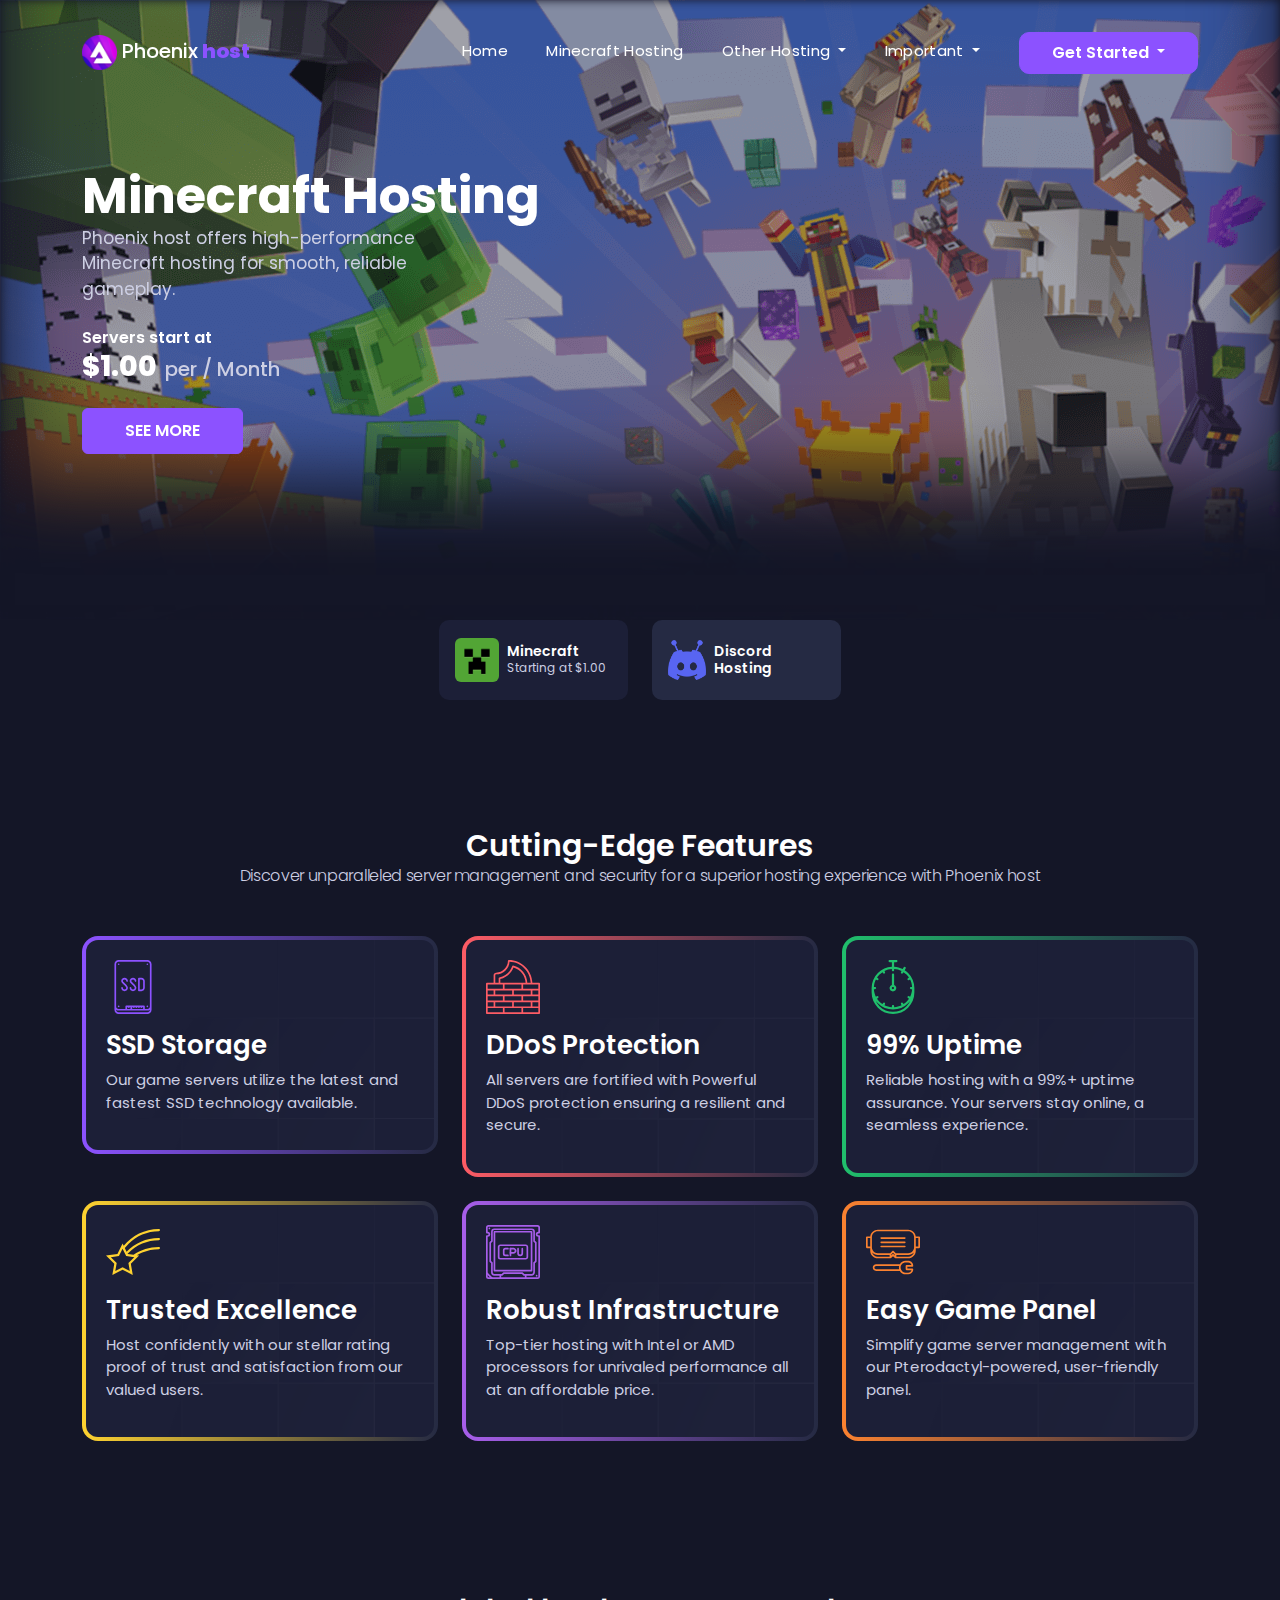
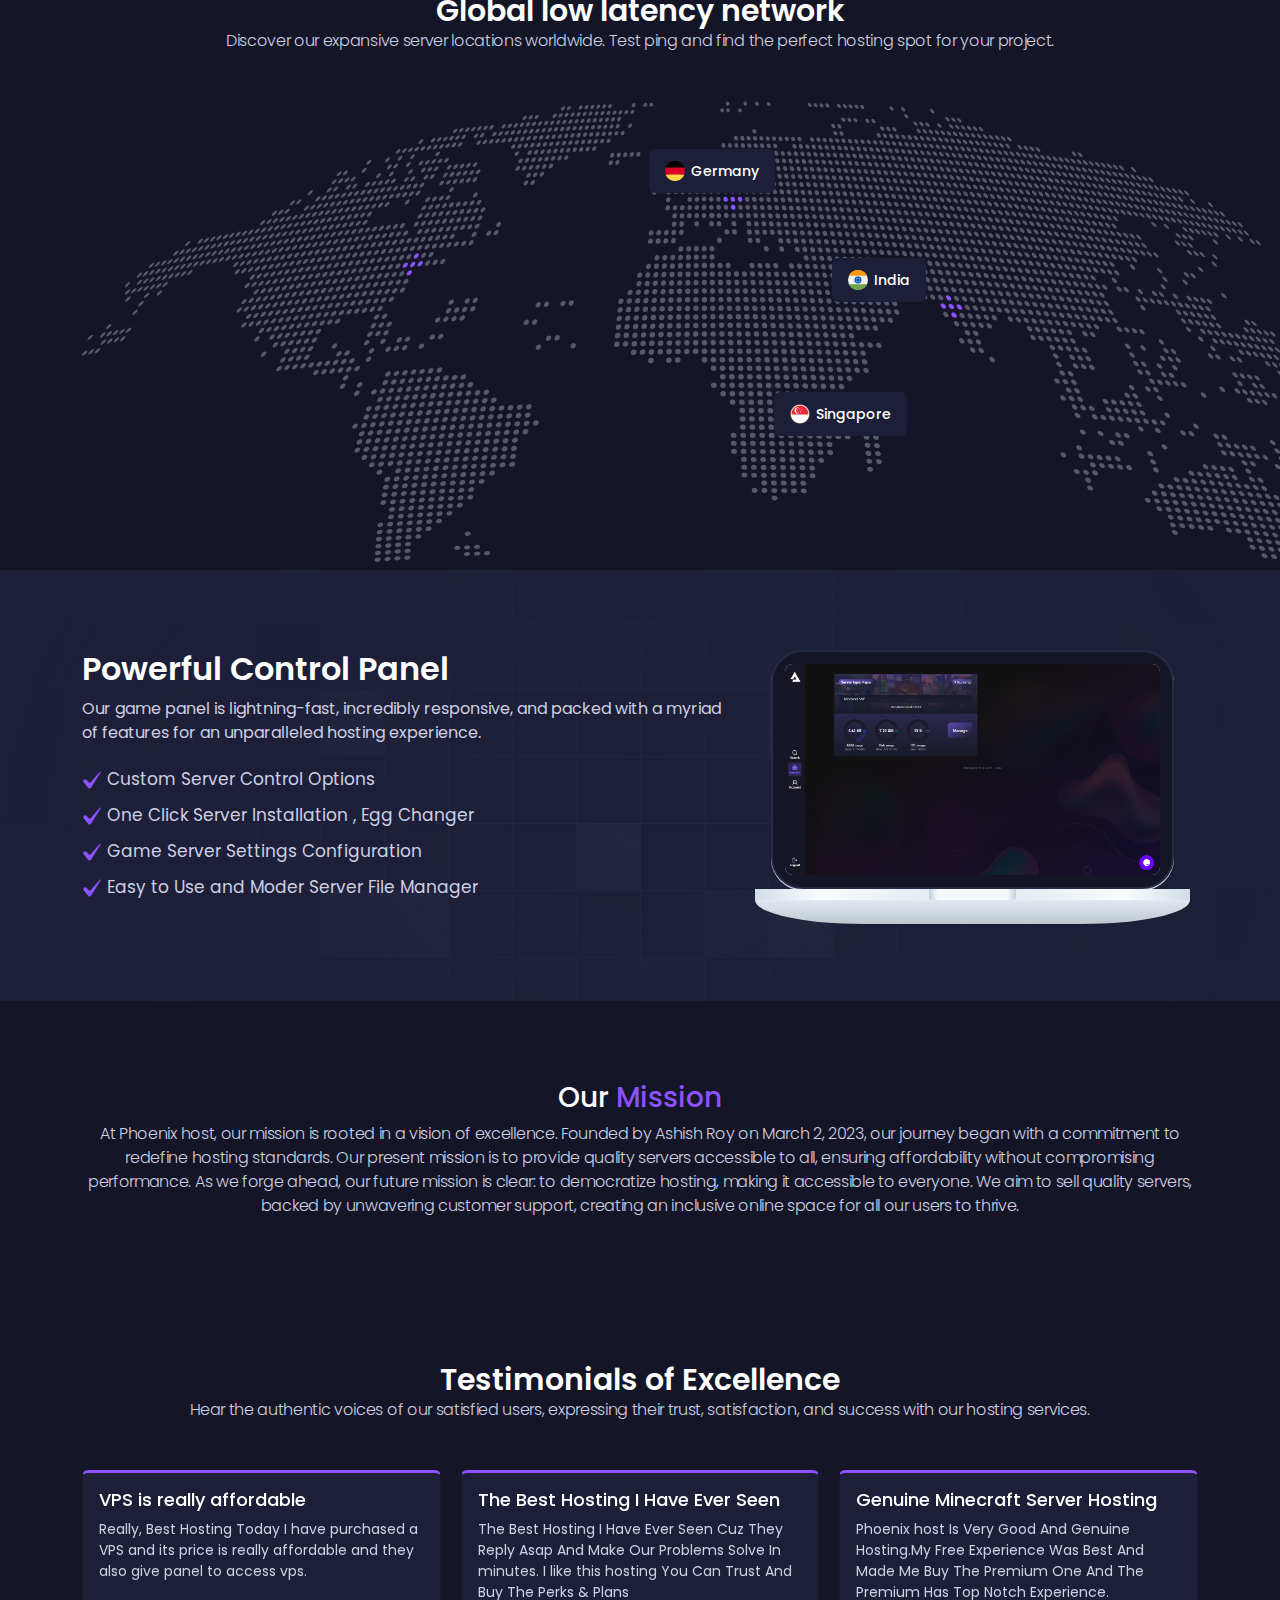
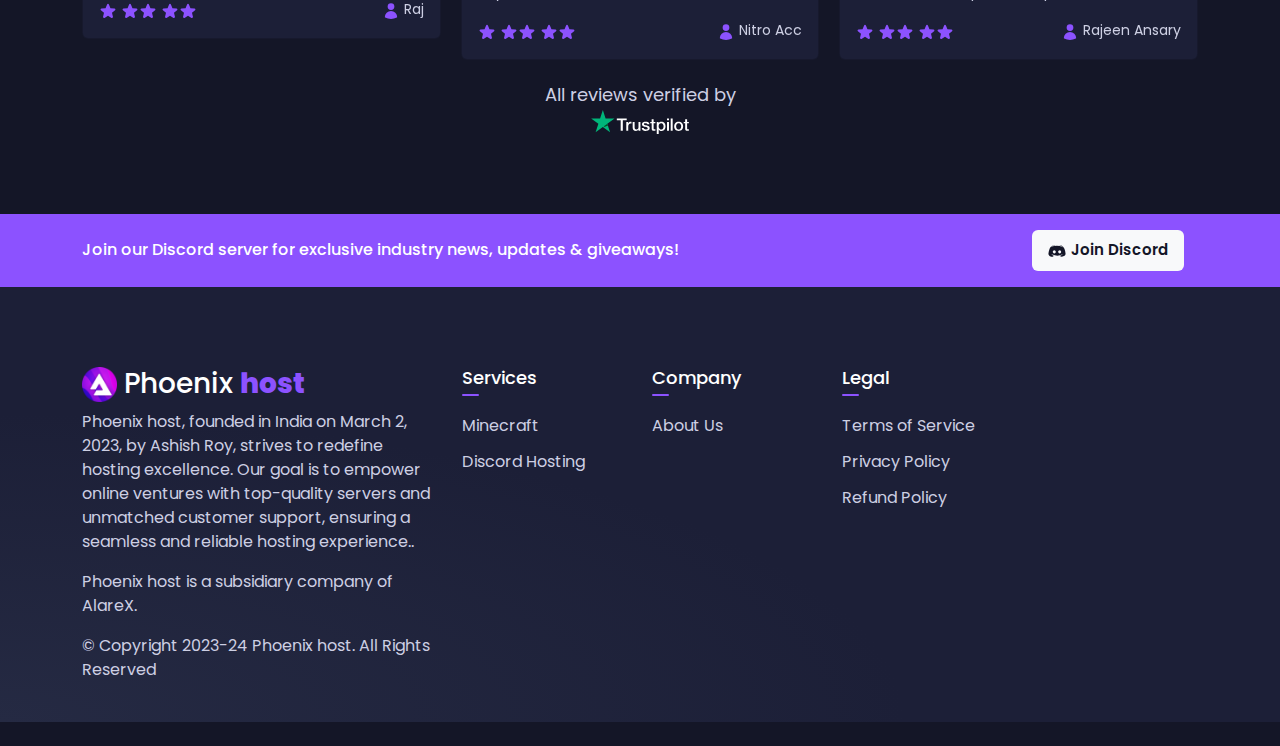
<file: index.html>
<!DOCTYPE html>
<html lang="en">

<head>
    <meta charset="utf-8">
    <meta http-equiv="X-UA-Compatible" content="IE=edge">
    <meta name="viewport" content="width=device-width, initial-scale=1">
    <title> Phoenixhost </title>
    <link rel="icon" href="assets/images/logo.svg" type="image/svg+xml">
    <link rel="stylesheet" type="text/css" href="assets/css/bootstrap.min.css">
    <link rel="stylesheet" href="assets/css/swiper-bundle.min.css">
    <!-- Custom CSS -->
    <link rel="stylesheet" type="text/css" href="assets/css/custom.css">
    <!-- SEO -->
    <meta name="theme-color" content="#141627">
    <meta name="author" content="soul dev [rade023.com]">
    <meta name="description" content="">
    <meta name="keywords" content="">
    <link href="" rel="canonical">
    <meta name="robots" content="index, follow">

    <!-- Open Graph / Facebook -->
    <meta property="og:locale" content="en-US">
    <meta property="og:type" content="website">
    <meta property="og:url" content="">
    <meta property="og:title" content="">
    <meta property="og:description" content="">
    <meta property="og:image" content="">
    <meta property="og:image:alt" content="">
    <meta property="og:image:width" content="1200">
    <meta property="og:image:height" content="600">

    <!-- Twitter -->
    <meta name="twitter:card" content="summary_large_image">
    <meta name="twitter:url" content="">
    <meta name="twitter:title" content="">
    <meta name="twitter:description" content="">
    <meta name="twitter:image" content="">
    <meta name="twitter:image:alt" content="">
</head>

<body>

    <!-- Navbar -->
    <!-- Navigation -->
    <nav id="navbar_top" class="navbar navbar-dark navbar-expand-lg fixed-top">
        <div class="container">
            <a class="navbar-brand" href="/">
			<img class="img-fluid" src="assets/images/logo.svg" alt="Phoenix host Logo">
			Phoenix<span> host</span>
		</a>
            <button class="navbar-toggler" type="button" data-bs-toggle="collapse" data-bs-target="#dinoNavbar" aria-controls="dinoNavbar" aria-expanded="false" aria-label="Toggle navigation">
	      	<span class="navbar-toggler-icon"></span>
	    </button>
            <div class="collapse navbar-collapse" id="dinoNavbar">
                <ul class="navbar-nav ms-auto mb-2 mb-lg-0">
                    <li class="nav-item">
                        <a class="nav-link" href="/">Home</a>
                    </li>
                    <li class="nav-item">
                        <a class="nav-link" href="/minecraft">Minecraft Hosting</a>
                    </li>
                    <li class="nav-item dropdown">
                        <a class="nav-link dropdown-toggle" href="#" role="button" data-bs-toggle="dropdown" aria-expanded="false">
		            	Other Hosting
		          	</a>
                        <ul class="dropdown-menu dropdown-menu-end">
                            <li><a class="dropdown-item" href="/discord-hosting/">Discord Hosting</a></li>
                        </ul>
                    </li>
                    <li class="nav-item dropdown">
                        <a class="nav-link dropdown-toggle" href="#" role="button" data-bs-toggle="dropdown" aria-expanded="false">
		            	Important
		          	</a>
                        <ul class="dropdown-menu dropdown-menu-end">
                            <li><a class="dropdown-item" href="/about-us">About Us</a></li>
                            <li><a class="dropdown-item" href="/terms-of-service">Terms of Service</a></li>
                            <li><a class="dropdown-item" href="/privacy-policy">Privacy Policy</a></li>
                            <li><a class="dropdown-item" href="/refund-policy">Refund Policy</a></li>
                        </ul>
                    </li>
                    <li class="nav-item">
                        <div class="dropdown text-center">
                            <a class="btn dropdown-toggle" id="panel" data-bs-toggle="dropdown" aria-expanded="false">
							Get Started
						</a>
                            <ul class="dropdown-menu dropdown-menu-end dropdown-menu-panel" aria-labelledby="panel">
                                <a class="dropdown-item" href="https://panel.phenoixhost.link/">									
                                    Game Panel <span class="d-block">Game Management</span>
							</a>
                                <hr class="dropdown-divider">
                                <a class="dropdown-item" href="https://freecp.Phoenix.host">									
								Try For Free <span class="d-block"> Free Dashboard </span>
							</a>
                            </ul>
                        </div>
                    </li>
                </ul>
            </div>
        </div>
    </nav>
    <!-- Hero -->
    <div class="hero_section pb-5">
        <div class="swiper heroSwiper">
            <div class="swiper-wrapper">
                <!-- Hero Slider -->
                <div class="swiper-slide" style="background: url('assets/images/slider_images/minecraft.png');">
                    <div class="container h-100">
                        <div class="row d-flex justify-content-start align-items-center h-100">
                            <div class="col-lg-8 d-flex">
                                <div class="hero_content">
                                    <h2 class="mb-0">Minecraft Hosting</h2>
                                    <div class="row">
                                        <div class="col-lg-7">
                                            <p class="mb-4">Phoenix host offers high-performance Minecraft hosting for smooth, reliable gameplay.</p>
                                        </div>
                                    </div>
                                    <div class="hero_plans">
                                        <span class="starting_at">Servers start at</span>
                                        <h3 class="price mb-4">&dollar;1.00<span class="ms-2">per / Month</span></h3>
                                        <a href="minecraft" class="btn btn-main">
                                            See more                                        </a>
                                    </div>
                                </div>
                            </div>
                        </div>
                    </div>
                </div>
                <div class="swiper-slide" style="background: url('assets/images/header/discord.png');">
                    <div class="container h-100">
                        <div class="row d-flex justify-content-start align-items-center h-100">
                            <div class="col-lg-8 d-flex">
                                <div class="hero_content">
                                    <h2 class="mb-0">Discord Hosting</h2>
                                    <div class="row">
                                        <div class="col-lg-7">
                                            <p class="mb-4">Phoenix host delivers Best Hosting any kind of Discord Bot offering lowest latency possible.</p>
                                        </div>
                                    </div>
                                    <div class="hero_plans">
                                        <span class="starting_at">Servers start as</span>
                                        <h3 class="price mb-4">&dollar;1.00<span class="ms-2">per / Month</span></h3>
                                        <a href="discord-hosting" class="btn btn-main">
                                            See more                                        </a>
                                    </div>
                                </div>
                            </div>
                        </div>
                    </div>
                </div>
                <!-- End Hero Slider -->
            </div>
        </div>
        <div class="container-fluid">
            <!-- Hero Dots -->
            <div class="hero_dots" id="swiper-pager">
                <div class="row d-flex align-items-center justify-content-center">
                    <div class="col-xl-8 col-lg-12">
                        <div class="row d-flex align-items-center justify-content-center">
                            <div class="col-md-3 col-sm-6">
                                <a data-slide-index="0" href="#" class="text-decoration-none">
                                    <div class="hero_box py-3 px-3 d-flex align-items-center">
                                        <div class="pager__icons me-2">
                                            <span class="icon">
                                                <img class="img-fluid icon-image rounded" src="assets/images/game_icons/minecraft.png" alt="Minecraft Icon">
                                            </span>
                                        </div>
                                        <div class="hero_box_content">
                                            <h5>Minecraft</h5>
                                            <p class="w-100">Starting at &dollar;1.00</p>
                                        </div>
                                    </div>
                                </a>
                            </div>
                            <div class="col-md-3 col-sm-6">
                                <a data-slide-index="3" href="#" class="text-decoration-none">
                                    <div class="hero_box py-3 px-3 d-flex align-items-center">
                                        <div class="pager__icons me-2">
                                            <span class="icon">
                                                <img class="img-fluid icon-image rounded" src="assets\images\panel_vps\discord_hero_dot.png" alt="Discord Hosting">
                                            </span>
                                        </div>
                                        <div class="hero_box_content">
                                            <h5>Discord Hosting</h5>
                                            <p class="w-100">Starting at &dollar;1.00</p>
                                        </div>
                                    </div>
                                </a>
                            </div>
                        </div>
                    </div>
                </div>
            </div>
            <!-- End Hero Dots-->
        </div>
    </div>
    <!-- End Hero -->

    <!-- Features -->
    <div class="features py-6">
        <div class="container">
            <div class="title text-center mb-5">
                <h4 class="mb-0">Cutting-Edge Features</h4>
                <p>Discover unparalleled server management and security for a superior hosting experience with Phoenix host</p>
            </div>
            <div class="row">
                <!-- Features Boxes -->
                <div class="col-lg-4 col-md-6 mb-4">
                    <div class="features-box box-blue">
                        <svg class="ssd-drive mb-3" enable-background="new 0 0 64 64" height="54" viewBox="0 0 64 64" width="54" xmlns="http://www.w3.org/2000/svg"><path d="m49.03 6c.552 0 1-.447 1-1s-.448-1-1-1h-.01c-.552 0-.994.447-.994 1s.452 1 1.004 1z"/><path d="m15.03 6c.552 0 1-.447 1-1s-.448-1-1-1h-.01c-.552 0-.994.447-.994 1s.452 1 1.004 1z"/><path d="m49.03 56.049c.552 0 1-.447 1-1s-.448-1-1-1h-.01c-.552 0-.994.447-.994 1s.452 1 1.004 1z"/><path d="m15.03 56.049c.552 0 1-.447 1-1s-.448-1-1-1h-.01c-.552 0-.994.447-.994 1s.452 1 1.004 1z"/><path d="m15 64h34c2.757 0 5-2.243 5-5v-4.001-45.998-4.001c0-2.757-2.243-5-5-5h-34c-2.757 0-5 2.243-5 5v4.001 45.998 4.001c0 2.757 2.243 5 5 5zm34-2h-34c-1.654 0-3-1.346-3-3v-.026c.838.635 1.87 1.025 3 1.025h34c1.13 0 2.162-.391 3-1.025v.026c0 1.654-1.346 3-3 3zm-24.003-5.999h1.002c0 .553.447 1 1 1s1-.447 1-1h.995v1.998h-3.997zm7.002 0c0 .553.447 1 1 1s1-.447 1-1h1c0 .553.447 1 1 1s1-.447 1-1h1c0 .553.447 1 1 1s1-.447 1-1h1c0 .553.447 1 1 1s1-.447 1-1h1.001v1.998h-13.006v-1.998zm-19.999-51.001c0-1.654 1.346-3 3-3h34c1.654 0 3 1.346 3 3v4.001 45.998c0 1.654-1.346 3-3 3h-3v-2.998c0-.553-.447-1-1-1h-21.003c-.553 0-1 .447-1 1v2.998h-7.997c-1.654 0-3-1.346-3-3v-45.998z"/><path d="m21.996 35.011c-1.103 0-2-.897-2-2 0-.553-.447-1-1-1s-1 .447-1 1c0 2.206 1.794 4 4 4s4-1.794 4-4c0-2.094-2.009-3.919-3.78-5.529-.83-.754-2.22-2.017-2.22-2.473 0-1.103.897-2 2-2s2 .897 2 2c0 .553.447 1 1 1s1-.447 1-1c0-2.206-1.794-4-4-4s-4 1.794-4 4c0 1.342 1.332 2.552 2.874 3.953 1.393 1.266 3.126 2.84 3.126 4.049 0 1.102-.897 2-2 2z"/><path d="m32.001 35.011c-1.103 0-2-.897-2-2 0-.553-.447-1-1-1s-1 .447-1 1c0 2.206 1.794 4 4 4s4-1.794 4-4c0-2.094-2.009-3.919-3.78-5.529-.83-.754-2.22-2.017-2.22-2.473 0-1.103.897-2 2-2s2 .897 2 2c0 .553.447 1 1 1s1-.447 1-1c0-2.206-1.794-4-4-4s-4 1.794-4 4c0 1.342 1.332 2.552 2.874 3.953 1.393 1.266 3.126 2.84 3.126 4.049 0 1.102-.897 2-2 2z"/><path d="m39.001 37.011h3c2.206 0 4-1.794 4-4v-8.002c0-2.206-1.794-4-4-4h-3c-.553 0-1 .447-1 1v14.002c0 .552.447 1 1 1zm5-12.002v8.002c0 1.103-.897 2-2 2h-2v-12.002h2c1.103 0 2 .897 2 2z"/></svg>
                        <h2 class="mb-2">SSD Storage</h2>
                        <p>Our game servers utilize the latest and fastest SSD technology available.</p>
                    </div>
                </div>
                <div class="col-lg-4 col-md-6 mb-4">
                    <div class="features-box box-red">
                        <svg class="firewall mb-3" enable-background="new 0 0 64 64" height="54" viewBox="0 0 64 64" width="54" xmlns="http://www.w3.org/2000/svg"><path d="m63 27h-8.023c-.53-14.978-12.872-27-27.977-27-.553 0-1 .448-1 1 0 7.718-6.277 13.997-13.994 14-.002 0-.003 0-.004 0-1.654 0-3 1.346-3 3v9h-8.002c-.553 0-1 .448-1 1v6.998.002 7 7 7 7c0 .553.447 1 1 1h20 22 .002 19.998c.553 0 1-.447 1-1v-7-7-7-7-.002-6.998c0-.552-.447-1-1-1zm-19.998 28h-.002-10v-5h10 .002 10v5zm-22.002 0h-10.002v-5h10.002 10v5zm-19 0v-5h6.998v5zm60-7h-7.998-10v-5h10 7.998zm-30 0h-10v-5h10 10v5zm-22.002 0h-7.998v-5h7.998 10.002v5zm33.004-7h-.002-10v-5h10 .002 10v5zm-32.004-5h10.002 10v5h-10-10.002zm44.004 5v-5h6.998v5zm-12-14h-.002-22-3.998v-4.585c7.106-1.659 12.949-6.775 15.551-13.609 8.23 2.374 13.986 9.663 14.408 18.194zm-21.002 2h20v4.998h-10-10zm-13.002 7v5h-6.998v-5zm46.004 14h6.998v5h-6.998zm6.998-16.002h-7.998-10v-4.998h17.998zm-50.998-15.999c0-.55.446-.998.996-1h.002c8.477 0 15.416-6.631 15.948-14.976 13.568.49 24.513 11.418 25.029 24.977h-4.017c-.438-9.755-7.214-18.052-16.806-20.368-.498-.121-1.019.163-1.184.657-2.279 6.854-8.088 11.965-15.159 13.335-.47.091-.81.503-.81.982v5.394h-4v-9.001zm8.998 11.001v4.998h-10.002-7.998v-4.998zm-18 28h7.998 10.002v5h-18zm20 0h10 10v5h-20zm40 5h-17.998v-5h10 7.998z"/></svg>
                        <h2 class="mb-2">DDoS Protection</h2>
                        <p>All servers are fortified with Powerful DDoS protection ensuring a resilient and secure.

                        </p>
                    </div>
                </div>
                <div class="col-lg-4 col-md-6 mb-4">
                    <div class="features-box box-green">
                        <svg version="1.1" class="setup mb-3" width="54" height="54" xmlns="http://www.w3.org/2000/svg" xmlns:xlink="http://www.w3.org/1999/xlink" x="0px" y="0px" viewBox="0 0 511.997 511.997" style="enable-background:new 0 0 511.997 511.997;" xml:space="preserve"><path d="M399.311,123.358c-10.125-10.125-21.141-19.031-32.859-26.68l9.625-16.663c2.953-5.102,1.203-11.625-3.906-14.57c-5.109-2.945-11.625-1.195-14.578,3.906l-9.594,16.625c-25.048-12.788-52.636-20.206-81.327-21.686V21.328h21.327c5.89,0,10.655-4.773,10.655-10.664S293.889,0,287.999,0h-64c-5.891,0-10.656,4.773-10.656,10.664s4.766,10.664,10.656,10.664h21.343v42.951c-50.123,2.58-96.896,23.322-132.639,59.079c-38.281,38.273-59.359,89.155-59.359,143.288c0,0,0,0.008,0,0.016s0,0.008,0,0.016v0.008v42.641c0,54.139,21.078,105.029,59.359,143.311c38.265,38.266,89.171,59.359,143.295,59.359c54.124,0,105.03-21.094,143.312-59.359c38.28-38.281,59.343-89.172,59.343-143.311v-42.664C458.653,212.529,437.591,161.632,399.311,123.358z M384.217,437.559c-34.25,34.25-79.781,53.094-128.218,53.094s-93.968-18.844-128.217-53.094c-15.781-15.797-28.297-33.969-37.203-53.75c6.562,9.25,13.953,17.984,22.125,26.156c38.265,38.281,89.171,59.359,143.295,59.359s105.03-21.078,143.312-59.359c8.156-8.172,15.547-16.922,22.109-26.156C412.514,403.574,399.998,421.762,384.217,437.559z M418.185,347.965l-9.062-5.219c-5.094-2.938-11.625-1.188-14.562,3.906c-2.938,5.109-1.188,11.625,3.906,14.578l9,5.203c-6.688,10.125-14.469,19.656-23.25,28.438c-8.781,8.797-18.312,16.562-28.438,23.266l-5.219-9.016c-2.938-5.094-9.469-6.844-14.562-3.906c-5.094,2.953-6.844,9.469-3.906,14.578l5.219,9.047c-21.812,10.969-45.75,17.406-70.64,18.844v-10.359c0-5.891-4.781-10.672-10.672-10.672s-10.656,4.781-10.656,10.672v10.359c-24.89-1.438-48.843-7.875-70.655-18.844l5.219-9.047c2.953-5.109,1.203-11.625-3.906-14.578c-5.094-2.938-11.625-1.188-14.562,3.906l-5.203,9.016c-10.141-6.703-19.671-14.469-28.453-23.266c-8.781-8.781-16.547-18.312-23.25-28.438l9-5.203c5.109-2.953,6.859-9.469,3.906-14.578c-2.938-5.094-9.469-6.844-14.562-3.906l-9.046,5.219c-10.969-21.811-17.406-45.748-18.844-70.639h10.359c5.891,0,10.656-4.766,10.656-10.664c0-5.891-4.766-10.672-10.656-10.672H74.985c1.438-24.883,7.875-48.828,18.844-70.647l9.046,5.227c1.672,0.969,3.5,1.43,5.312,1.43c3.688,0,7.281-1.914,9.25-5.336c2.953-5.102,1.203-11.625-3.906-14.57l-9-5.203c6.703-10.133,14.469-19.664,23.25-28.453c8.781-8.781,18.328-16.547,28.453-23.25l5.203,9.008c1.969,3.422,5.562,5.336,9.25,5.336c1.797,0,3.641-0.461,5.312-1.43c5.109-2.945,6.859-9.469,3.906-14.57l-5.219-9.047c21.812-10.968,45.765-17.397,70.655-18.835v10.352c0,5.89,4.766,10.663,10.656,10.663c5.89,0,10.672-4.773,10.672-10.663V85.648c24.89,1.438,48.827,7.867,70.64,18.835l-5.219,9.047c-2.938,5.102-1.188,11.625,3.906,14.57c1.688,0.969,3.516,1.43,5.312,1.43c3.688,0,7.281-1.914,9.25-5.336l5.219-9.008c10.125,6.703,19.656,14.469,28.438,23.25c8.781,8.789,16.562,18.32,23.25,28.453l-9,5.203c-5.094,2.945-6.844,9.469-3.906,14.57c1.969,3.422,5.562,5.336,9.25,5.336c1.812,0,3.641-0.461,5.312-1.43l9.062-5.227c10.969,21.819,17.39,45.765,18.827,70.647h-10.358c-5.875,0-10.656,4.781-10.656,10.672c0.002,5.9,4.783,10.666,10.658,10.666h10.358C435.574,302.217,429.154,326.154,418.185,347.965z"/><path d="M266.671,236.779v-98.116c0-5.891-4.781-10.664-10.672-10.664s-10.656,4.773-10.656,10.664v97.569c-12.828,4.18-22.109,16.234-22.109,30.43c0,17.648,14.359,31.992,32,31.992c17.641,0,31.984-14.344,31.984-31.992C287.218,253.045,278.687,241.396,266.671,236.779z M255.233,277.326c-5.875,0-10.672-4.781-10.672-10.664s4.797-10.672,10.672-10.672s10.672,4.789,10.672,10.672S261.108,277.326,255.233,277.326z"/></svg>
                        <h2 class="mb-2">99% Uptime</h2>
                        <p>Reliable hosting with a 99%+ uptime assurance. Your servers stay online, a seamless experience.</p>
                    </div>
                </div>
                <div class="col-lg-4 col-md-6 mb-4">
                    <div class="features-box box-yellow">
                        <svg version="1.1" class="guranteed mb-3" width="54" height="54" xmlns="http://www.w3.org/2000/svg" xmlns:xlink="http://www.w3.org/1999/xlink" x="0px" y="0px" viewBox="0 0 512.002 512.002" style="enable-background:new 0 0 512.002 512.002;" xml:space="preserve"><path d="M274.719,213.212c21.672-14.641,44.828-27.211,68.844-37.367c49.969-21.133,103.047-31.852,157.766-31.852 c5.891,0,10.672-4.773,10.672-10.664c0-5.891-4.781-10.664-10.672-10.664c-120.281,0-228.953,49.781-306.516,129.867 l-16.484-33.406c11.172-14.703,23.344-28.695,36.391-41.742c18.344-18.352,38.531-35.008,60-49.508 c21.672-14.641,44.828-27.211,68.844-37.367c49.969-21.133,103.047-31.844,157.766-31.844c5.891,0,10.672-4.781,10.672-10.672 s-4.781-10.664-10.672-10.664c-134.984,0-255.312,62.688-333.5,160.531l-10.797-21.891L108.5,274.298L0,290.063l78.516,76.531 L59.984,474.673l97.047-51.031l97.047,51.031l-18.531-108.078l78.516-76.531l-21.188-3.078 c16.281-9.781,33.266-18.438,50.688-25.812c49.969-21.133,103.047-31.844,157.766-31.844c5.891,0,10.672-4.773,10.672-10.664 s-4.781-10.672-10.672-10.672c-89.266,0-172.141,27.43-240.656,74.305l-55.109-8l-0.688-1.375c3.234-3.469,6.5-6.875,9.844-10.219 C233.062,244.368,253.25,227.712,274.719,213.212z M268.219,304.954l-55.594,54.188l13.125,76.531l-68.719-36.125l-68.719,36.125 l13.125-76.531l-55.594-54.188l76.828-11.156l34.359-69.617l34.359,69.617L268.219,304.954z"/></svg>
                        <h2 class="mb-2">Trusted Excellence</h2>
                        <p>Host confidently with our stellar rating proof of trust and satisfaction from our valued users.</p>
                    </div>
                </div>
                <div class="col-lg-4 col-md-6 mb-4">
                    <div class="features-box box-purple">
                        <svg xmlns="http://www.w3.org/2000/svg" class="cpu mb-3" viewBox="0 0 64 64" width="54" height="54"><g id="path15929"><path d="M61,64H3a3.00328,3.00328,0,0,1-3-3V13a.99974.99974,0,0,1,1-1H2a1,1,0,0,0,0-2H1A.99974.99974,0,0,1,0,9V3A3.00328,3.00328,0,0,1,3,0H61a3.00328,3.00328,0,0,1,3,3V9a.99974.99974,0,0,1-1,1H62a1,1,0,0,0,0,2h1a.99974.99974,0,0,1,1,1V61A3.00328,3.00328,0,0,1,61,64ZM2,14V61a1.00067,1.00067,0,0,0,1,1H61a1.00067,1.00067,0,0,0,1-1V14a3,3,0,0,1,0-6V3a1.001,1.001,0,0,0-1-1H3A1.001,1.001,0,0,0,2,3V8a3,3,0,0,1,0,6Z"/></g><g id="path15933"><path d="M7,64a.99676.99676,0,0,1-.707-.293l-6-6A.99989.99989,0,1,1,1.707,56.293l6,6A1,1,0,0,1,7,64Z"/></g><g id="path15945"><path d="M54.00781,60H45.001a.99927.99927,0,0,1-.707-.293l-1.707-1.708H21.415l-1.707,1.708a.99928.99928,0,0,1-.707.293H9.99316A3.991,3.991,0,0,1,6.001,56.00684V45.41309l-1.707-1.707a.99927.99927,0,0,1-.293-.707V21.00049a1.00012,1.00012,0,0,1,.293-.707l1.707-1.70752V7.99268A3.997,3.997,0,0,1,9.99316,4H54.00781A3.99719,3.99719,0,0,1,58.001,7.99268V18.58594l1.707,1.70752a1.00012,1.00012,0,0,1,.293.707V42.999a.99927.99927,0,0,1-.293.707l-1.707,1.707V56.00684A3.97,3.97,0,0,1,56.832,58.83008,4.02466,4.02466,0,0,1,54.00781,60ZM45.415,58h8.59277A1.99218,1.99218,0,0,0,56.001,56.00684V44.999a.99928.99928,0,0,1,.293-.707l1.707-1.707V21.41455L56.294,19.707A1.00012,1.00012,0,0,1,56.001,19V7.99268A1.99552,1.99552,0,0,0,54.00781,6H9.99316A1.99468,1.99468,0,0,0,8.001,7.99268V19a1.00012,1.00012,0,0,1-.293.707L6.001,21.41455V42.585l1.707,1.707a.99928.99928,0,0,1,.293.707V56.00684A1.99051,1.99051,0,0,0,9.99316,58h8.59375l1.707-1.708a.99927.99927,0,0,1,.707-.293h22a.99928.99928,0,0,1,.707.293Z"/></g><g id="path15949"><path d="M17,64a.99943.99943,0,0,1-1-1V59a1,1,0,0,1,2,0v4A.99943.99943,0,0,1,17,64Z"/></g><g id="path15953"><path d="M47,64a.99943.99943,0,0,1-1-1V59a1,1,0,0,1,2,0v4A.99943.99943,0,0,1,47,64Z"/></g><g id="rect15957"><path d="M54,55H10a.99943.99943,0,0,1-1-1V8a.99974.99974,0,0,1,1-1H54a.99974.99974,0,0,1,1,1V54A.99943.99943,0,0,1,54,55ZM11,53H53V9H11Z"/></g><g id="path15961"><path d="M47,41H17.001a3.00077,3.00077,0,0,1-3-3V26a3.02036,3.02036,0,0,1,.8789-2.12109A2.97951,2.97951,0,0,1,17.001,23H47a2.98006,2.98006,0,0,1,2.12207.87891A3.02037,3.02037,0,0,1,50.001,26V38a2.9815,2.9815,0,0,1-.87891,2.12109A3.02175,3.02175,0,0,1,47,41ZM17.001,25a1.00026,1.00026,0,0,0-1,1V38a1.00026,1.00026,0,0,0,1,1H47a1.00026,1.00026,0,0,0,1.001-1V26a1.006,1.006,0,0,0-.293-.707A.99541.99541,0,0,0,47,25Z"/></g><g id="path15965"><path d="M26,37H23a3.00079,3.00079,0,0,1-3-3V30a2.99911,2.99911,0,0,1,3-3h3a1,1,0,0,1,0,2H23a.99943.99943,0,0,0-1,1v4a.98868.98868,0,0,0,.292.706A1.00763,1.00763,0,0,0,23,35h3a1,1,0,0,1,0,2Z"/></g><g id="path15969"><path d="M40.499,37A3.50341,3.50341,0,0,1,37,33.5V28a1,1,0,0,1,2,0v5.5a1.49951,1.49951,0,1,0,2.999,0V28a1,1,0,0,1,2,0v5.5A3.50424,3.50424,0,0,1,40.499,37Z"/></g><g id="path15973"><path d="M32.5,34H29a1.00025,1.00025,0,0,1,0-2.00049h3.5a1.49021,1.49021,0,0,0,1.06055-.43847,1.50065,1.50065,0,0,0,0-2.12208A1.48876,1.48876,0,0,0,32.5,28.99951H29a1,1,0,0,1,0-2h3.5a3.47221,3.47221,0,0,1,2.47461,1.02588,3.49873,3.49873,0,0,1,0,4.94922A3.47376,3.47376,0,0,1,32.5,34Z"/></g><g id="path15977"><path d="M28.999,37a.99943.99943,0,0,1-1-1V28a1,1,0,0,1,2,0v8A.99942.99942,0,0,1,28.999,37Z"/></g><path d="M60.01953,61a1,1,0,0,1-.00976-2h.00976a1,1,0,0,1,0,2Z"/><path d="M4.01953,5.00049a1,1,0,0,1-.00976-2h.00976a1,1,0,0,1,0,2Z"/></svg>
                        <h2 class="mb-2">Robust Infrastructure</h2>
                        <p>Top-tier hosting with Intel or AMD processors for unrivaled performance all at an affordable price.</p>
                    </div>
                </div>
                <div class="col-lg-4 col-md-6 mb-4">
                    <div class="features-box box-orange">
                        <svg class="support mb-3" enable-background="new 0 0 64 64" height="54" viewBox="0 0 64 64" width="54" xmlns="http://www.w3.org/2000/svg"><path d="m63 13.496h-4.06c-.5-4.493-4.316-8-8.941-8h-35.998c-4.625 0-8.441 3.507-8.941 8h-4.06c-.553 0-1 .447-1 1v12.002c0 .553.447 1 1 1h4.001v3.004c0 4.963 4.037 9 9 9h14.999c.134 0 .265-.027.385-.078.108-.045.203-.113.287-.191.011-.01.025-.013.036-.023l2.292-2.297 2.292 2.296c.011.011.025.015.036.024.085.077.179.146.287.19.12.051.251.078.385.078h14.999c4.963 0 9-4.037 9-9v-3.004h4.001c.553 0 1-.447 1-1v-12.001c0-.553-.447-1-1-1zm-55.999 1c0-3.859 3.141-7 7-7h35.998c3.859 0 7 3.141 7 7v4.004 7.998c0 3.859-3.141 7-7 7h-14.584l-2.707-2.711c-.377-.375-1.039-.375-1.416 0l-2.707 2.711h-14.584c-3.859 0-7-3.141-7-7v-7.998zm-2.004 11.002h-2.997v-10.002h2.997zm2.291 6.975c1.649 1.852 4.044 3.025 6.713 3.025h13.999v2.004h-13.999c-3.175 0-5.859-2.127-6.713-5.029zm24.004 2.318-1.292 1.294v-1.173l2-2.003 2 2.003v1.173l-1.292-1.294c-.377-.375-1.039-.375-1.416 0zm18.707 2.711h-13.999v-2.004h13.999c2.669 0 5.063-1.175 6.713-3.025-.854 2.902-3.538 5.029-6.713 5.029zm12.001-12.004h-2.997v-10.002h2.997z"/><path d="m18 16.496h28c.553 0 1-.447 1-1s-.447-1-1-1h-28c-.553 0-1 .447-1 1s.447 1 1 1z"/><path d="m18 21.502h28c.553 0 1-.447 1-1s-.447-1-1-1h-28c-.553 0-1 .447-1 1s.447 1 1 1z"/><path d="m18 26.506h28c.553 0 1-.447 1-1s-.447-1-1-1h-28c-.553 0-1 .447-1 1s.447 1 1 1z"/><path d="m50.004 42.504h-3c-2.955 0-5.534 1.614-6.92 4.004h-28.089c-2.204 0-3.997 1.793-3.997 3.996 0 2.204 1.793 3.998 3.997 3.998h28.09c1.386 2.389 3.965 4.002 6.919 4.002h2.997c3.309 0 6.001-2.691 6.001-6 0-.553-.447-1-1-1h-6v-2h6c.553 0 1-.447 1-1v-.001-.001c0-3.308-2.69-5.998-5.998-5.998zm-38.009 9.998c-1.102 0-1.997-.896-1.997-1.998 0-1.101.896-1.996 1.997-1.996h27.271c-.166.64-.263 1.306-.263 1.996 0 .691.098 1.358.263 1.998zm38.006 4.002h-2.997c-3.309 0-6-2.691-6-6s2.691-6 6-6h3c1.857 0 3.41 1.28 3.856 3h-5.858c-.553 0-1 .447-1 1v4c0 .553.447 1 1 1h5.858c-.448 1.721-2.001 3-3.859 3z"/></svg>
                        <h2 class="mb-2">Easy Game Panel</h2>
                        <p>Simplify game server management with our Pterodactyl-powered, user-friendly panel.</p>
                    </div>
                </div>
                <!-- End Features Boxes -->
            </div>
        </div>
    </div>
    <!-- End Features -->
    <!-- World Map -->
    <div class="map pt-5">
        <div class="container">
            <div class="title text-center mb-5">
                <h4 class="mb-0">Global low latency network</h4>
                <p>Discover our expansive server locations worldwide. Test ping and find the perfect hosting spot for your project.</p>
            </div>
            <div class="position-relative">
                <object data="/assets/images/map.svg" width="1236" height="462"> </object>     
            </div>
            <div class="badge map_box germany">
                <img src="assets/images/country/germany.svg" alt="Germany"> Germany
            </div>
            <div class="badge map_box india">
                <img src="assets/images/country/india.svg" alt="India"> India
            </div>
            <div class="badge map_box singapore">
                <img src="assets/images/country/singapore.svg" alt=""> Singapore
            </div>
        </div>
    </div>
    </div>
    <!--Start of Tawk.to Script-->
    <script type="text/javascript">
        var Tawk_API = Tawk_API || {},
            Tawk_LoadStart = new Date();
        (function() {
            var s1 = document.createElement("script"),
                s0 = document.getElementsByTagName("script")[0];
            s1.async = true;
            s1.src = 'https://embed.tawk.to/655fae75ba9fcf18a80e4549/1hfus2veb';
            s1.charset = 'UTF-8';
            s1.setAttribute('crossorigin', '*');
            s0.parentNode.insertBefore(s1, s0);
        })();
    </script>
    <!--End of Tawk.to Script-->
    <!-- Panel -->
    <div class="panel py-6">
        <div class="container">
            <div class="row d-flex justify-content-between">
                <div class="col-md-7 d-flex align-items-center">
                    <div class="panel_content">
                        <h2>Powerful Control Panel</h2>
                        <p>Our game panel is lightning-fast, incredibly responsive, and packed with a myriad of features for an unparalleled hosting experience.</p>
                        <ul>
                            <li><svg class="check" height="20" viewBox="0 0 520 520" width="20" xmlns="http://www.w3.org/2000/svg" fill="var(--velo-green)"><g id="Check-4" data-name="4-Check"><path d="m79.423 240.755a47.529 47.529 0 0 0 -36.737 77.522l120.73 147.894a43.136 43.136 0 0 0 36.066 16.009c14.654-.787 27.884-8.626 36.319-21.515l250.787-403.892c.041-.067.084-.134.128-.2 2.353-3.613 1.59-10.773-3.267-15.271a13.321 13.321 0 0 0 -19.362 1.343q-.135.166-.278.327l-252.922 285.764a10.961 10.961 0 0 1 -15.585.843l-83.94-76.386a47.319 47.319 0 0 0 -31.939-12.438z"></path></g></svg>                                Custom Server Control Options</li>
                            <li><svg class="check" height="20" viewBox="0 0 520 520" width="20" xmlns="http://www.w3.org/2000/svg" fill="var(--velo-green)"><g id="Check-4" data-name="4-Check"><path d="m79.423 240.755a47.529 47.529 0 0 0 -36.737 77.522l120.73 147.894a43.136 43.136 0 0 0 36.066 16.009c14.654-.787 27.884-8.626 36.319-21.515l250.787-403.892c.041-.067.084-.134.128-.2 2.353-3.613 1.59-10.773-3.267-15.271a13.321 13.321 0 0 0 -19.362 1.343q-.135.166-.278.327l-252.922 285.764a10.961 10.961 0 0 1 -15.585.843l-83.94-76.386a47.319 47.319 0 0 0 -31.939-12.438z"></path></g></svg>                                One Click Server Installation , Egg Changer </li>
                            <li><svg class="check" height="20" viewBox="0 0 520 520" width="20" xmlns="http://www.w3.org/2000/svg" fill="var(--velo-green)"><g id="Check-4" data-name="4-Check"><path d="m79.423 240.755a47.529 47.529 0 0 0 -36.737 77.522l120.73 147.894a43.136 43.136 0 0 0 36.066 16.009c14.654-.787 27.884-8.626 36.319-21.515l250.787-403.892c.041-.067.084-.134.128-.2 2.353-3.613 1.59-10.773-3.267-15.271a13.321 13.321 0 0 0 -19.362 1.343q-.135.166-.278.327l-252.922 285.764a10.961 10.961 0 0 1 -15.585.843l-83.94-76.386a47.319 47.319 0 0 0 -31.939-12.438z"></path></g></svg>                                Game Server Settings Configuration</li>
                            <li><svg class="check" height="20" viewBox="0 0 520 520" width="20" xmlns="http://www.w3.org/2000/svg" fill="var(--velo-green)"><g id="Check-4" data-name="4-Check"><path d="m79.423 240.755a47.529 47.529 0 0 0 -36.737 77.522l120.73 147.894a43.136 43.136 0 0 0 36.066 16.009c14.654-.787 27.884-8.626 36.319-21.515l250.787-403.892c.041-.067.084-.134.128-.2 2.353-3.613 1.59-10.773-3.267-15.271a13.321 13.321 0 0 0 -19.362 1.343q-.135.166-.278.327l-252.922 285.764a10.961 10.961 0 0 1 -15.585.843l-83.94-76.386a47.319 47.319 0 0 0 -31.939-12.438z"></path></g></svg>                                Easy to Use and Moder Server File Manager</li>
                        </ul>
                    </div>
                </div>
                <div class="col-md-5">
                    <div class="laptop px-4">
                        <div class="laptop__screen">
                            <div id="carouselExampleAutoplaying" class="carousel slide carousel-fade" data-bs-ride="carousel" data-bs-interval="3000">
                                <div class="carousel-inner">
                                    <div class="carousel-item active">
                                        <img class="img-fluid rounded-3" src="assets/images/panel_game/panel.png" width="620" height="400" alt="Dashboard">
                                    </div>
                                    <div class="carousel-item">
                                        <img class="img-fluid rounded-3" src="assets/images/panel_game/console.png" width="620" height="400" alt="Plugins">
                                    </div>
                                    <div class="carousel-item ">
                                        <img class="img-fluid rounded-3" src="assets/images/panel_game/pm.png" width="620" height="400" alt="Mods">
                                    </div>
                                    <div class="carousel-item ">
                                        <img class="img-fluid rounded-3" src="assets/images/panel_game/color2.png" width="620" height="400" alt="Mods">
                                    </div>
                                </div>
                            </div>
                        </div>
                        <div class="laptop__bottom">
                            <div class="laptop__under"></div>
                        </div>
                        <div class="laptop__shadow"></div>
                    </div>
                </div>
            </div>
        </div>
    </div>
    <!-- Panel -->

    <div class="pt-6 pb-4">
        <div class="container">
            <div class="title text-center mb-5">
                <div class="mb-0">
                    <h3>Our<span class="blue"> Mission</span></h3>
                    <p>At Phoenix host, our mission is rooted in a vision of excellence. Founded by Ashish Roy on March 2, 2023, our journey began with a commitment to redefine hosting standards. Our present mission is to provide quality servers accessible
                        to all, ensuring affordability without compromising performance. As we forge ahead, our future mission is clear: to democratize hosting, making it accessible to everyone. We aim to sell quality servers, backed by unwavering customer
                        support, creating an inclusive online space for all our users to thrive.</p>
                </div>
                <div class="swiper reviewSwiper">
                    <div class="swiper-wrapper">
                    </div>
                </div>
            </div>
        </div>

        <!-- Review -->
        <div class="review py-6">
            <div class="container">
                <div class="title text-center mb-5">
                    <h4 class="mb-0">Testimonials of Excellence</h4>
                    <p>Hear the authentic voices of our satisfied users, expressing their trust, satisfaction, and success with our hosting services.</p>
                </div>
                <div class="swiper reviewSwiper">
                    <div class="swiper-wrapper">
                        <!-- Testimonials Cards -->
                        <div class="swiper-slide">
                            <div class="card">
                                <div class="card-body">
                                    <h3>VPS is really affordable</h3>
                                    <p>Really, Best Hosting Today I have purchased a VPS and its price is really affordable and they also give panel to access vps.</p>
                                    <div class="d-flex justify-content-between align-items-center">
                                        <div class="stars">
                                            <svg class="trustpilot-star" xmlns="http://www.w3.org/2000/svg" viewBox="0 0 24 24" width="18" height="18"><path fill-rule="evenodd" d="M10.788 3.21c.448-1.077 1.976-1.077 2.424 0l2.082 5.006 5.404.434c1.164.093 1.636 1.545.749 2.305l-4.117 3.527 1.257 5.273c.271 1.136-.964 2.033-1.96 1.425L12 18.354 7.373 21.18c-.996.608-2.231-.29-1.96-1.425l1.257-5.273-4.117-3.527c-.887-.76-.415-2.212.749-2.305l5.404-.434 2.082-5.005Z" clip-rule="evenodd"></path></svg>
                                            <svg
                                                class="trustpilot-star" xmlns="http://www.w3.org/2000/svg" viewBox="0 0 24 24" width="18" height="18">
                                                <path fill-rule="evenodd" d="M10.788 3.21c.448-1.077 1.976-1.077 2.424 0l2.082 5.006 5.404.434c1.164.093 1.636 1.545.749 2.305l-4.117 3.527 1.257 5.273c.271 1.136-.964 2.033-1.96 1.425L12 18.354 7.373 21.18c-.996.608-2.231-.29-1.96-1.425l1.257-5.273-4.117-3.527c-.887-.76-.415-2.212.749-2.305l5.404-.434 2.082-5.005Z"
                                                    clip-rule="evenodd"></path>
                                                </svg><svg class="trustpilot-star" xmlns="http://www.w3.org/2000/svg" viewBox="0 0 24 24" width="18" height="18"><path fill-rule="evenodd" d="M10.788 3.21c.448-1.077 1.976-1.077 2.424 0l2.082 5.006 5.404.434c1.164.093 1.636 1.545.749 2.305l-4.117 3.527 1.257 5.273c.271 1.136-.964 2.033-1.96 1.425L12 18.354 7.373 21.18c-.996.608-2.231-.29-1.96-1.425l1.257-5.273-4.117-3.527c-.887-.76-.415-2.212.749-2.305l5.404-.434 2.082-5.005Z" clip-rule="evenodd"></path></svg>
                                                <svg
                                                    class="trustpilot-star" xmlns="http://www.w3.org/2000/svg" viewBox="0 0 24 24" width="18" height="18">
                                                    <path fill-rule="evenodd" d="M10.788 3.21c.448-1.077 1.976-1.077 2.424 0l2.082 5.006 5.404.434c1.164.093 1.636 1.545.749 2.305l-4.117 3.527 1.257 5.273c.271 1.136-.964 2.033-1.96 1.425L12 18.354 7.373 21.18c-.996.608-2.231-.29-1.96-1.425l1.257-5.273-4.117-3.527c-.887-.76-.415-2.212.749-2.305l5.404-.434 2.082-5.005Z"
                                                        clip-rule="evenodd"></path>
                                                    </svg><svg class="trustpilot-star" xmlns="http://www.w3.org/2000/svg" viewBox="0 0 24 24" width="18" height="18"><path fill-rule="evenodd" d="M10.788 3.21c.448-1.077 1.976-1.077 2.424 0l2.082 5.006 5.404.434c1.164.093 1.636 1.545.749 2.305l-4.117 3.527 1.257 5.273c.271 1.136-.964 2.033-1.96 1.425L12 18.354 7.373 21.18c-.996.608-2.231-.29-1.96-1.425l1.257-5.273-4.117-3.527c-.887-.76-.415-2.212.749-2.305l5.404-.434 2.082-5.005Z" clip-rule="evenodd"></path></svg>                                                    </div>
                                        <p class="mb-0">
                                            <svg class="user" xmlns="http://www.w3.org/2000/svg" viewBox="0 0 24 24" fill="currentColor" width="18" height="18"><path fill-rule="evenodd" d="M7.5 6a4.5 4.5 0 1 1 9 0 4.5 4.5 0 0 1-9 0ZM3.751 20.105a8.25 8.25 0 0 1 16.498 0 .75.75 0 0 1-.437.695A18.683 18.683 0 0 1 12 22.5c-2.786 0-5.433-.608-7.812-1.7a.75.75 0 0 1-.437-.695Z" clip-rule="evenodd" /></svg>                                            Raj </p>
                                    </div>
                                </div>
                            </div>
                        </div>
                        <div class="swiper-slide">
                            <div class="card">
                                <div class="card-body">
                                    <h3>The Best Hosting I Have Ever Seen</h3>
                                    <p>The Best Hosting I Have Ever Seen Cuz They Reply Asap And Make Our Problems Solve In minutes. I like this hosting You Can Trust And Buy The Perks & Plans</p>
                                    <div class="d-flex justify-content-between align-items-center">
                                        <div class="stars">
                                            <svg class="trustpilot-star" xmlns="http://www.w3.org/2000/svg" viewBox="0 0 24 24" width="18" height="18"><path fill-rule="evenodd" d="M10.788 3.21c.448-1.077 1.976-1.077 2.424 0l2.082 5.006 5.404.434c1.164.093 1.636 1.545.749 2.305l-4.117 3.527 1.257 5.273c.271 1.136-.964 2.033-1.96 1.425L12 18.354 7.373 21.18c-.996.608-2.231-.29-1.96-1.425l1.257-5.273-4.117-3.527c-.887-.76-.415-2.212.749-2.305l5.404-.434 2.082-5.005Z" clip-rule="evenodd"></path></svg>
                                            <svg
                                                class="trustpilot-star" xmlns="http://www.w3.org/2000/svg" viewBox="0 0 24 24" width="18" height="18">
                                                <path fill-rule="evenodd" d="M10.788 3.21c.448-1.077 1.976-1.077 2.424 0l2.082 5.006 5.404.434c1.164.093 1.636 1.545.749 2.305l-4.117 3.527 1.257 5.273c.271 1.136-.964 2.033-1.96 1.425L12 18.354 7.373 21.18c-.996.608-2.231-.29-1.96-1.425l1.257-5.273-4.117-3.527c-.887-.76-.415-2.212.749-2.305l5.404-.434 2.082-5.005Z"
                                                    clip-rule="evenodd"></path>
                                                </svg><svg class="trustpilot-star" xmlns="http://www.w3.org/2000/svg" viewBox="0 0 24 24" width="18" height="18"><path fill-rule="evenodd" d="M10.788 3.21c.448-1.077 1.976-1.077 2.424 0l2.082 5.006 5.404.434c1.164.093 1.636 1.545.749 2.305l-4.117 3.527 1.257 5.273c.271 1.136-.964 2.033-1.96 1.425L12 18.354 7.373 21.18c-.996.608-2.231-.29-1.96-1.425l1.257-5.273-4.117-3.527c-.887-.76-.415-2.212.749-2.305l5.404-.434 2.082-5.005Z" clip-rule="evenodd"></path></svg>
                                                <svg
                                                    class="trustpilot-star" xmlns="http://www.w3.org/2000/svg" viewBox="0 0 24 24" width="18" height="18">
                                                    <path fill-rule="evenodd" d="M10.788 3.21c.448-1.077 1.976-1.077 2.424 0l2.082 5.006 5.404.434c1.164.093 1.636 1.545.749 2.305l-4.117 3.527 1.257 5.273c.271 1.136-.964 2.033-1.96 1.425L12 18.354 7.373 21.18c-.996.608-2.231-.29-1.96-1.425l1.257-5.273-4.117-3.527c-.887-.76-.415-2.212.749-2.305l5.404-.434 2.082-5.005Z"
                                                        clip-rule="evenodd"></path>
                                                    </svg><svg class="trustpilot-star" xmlns="http://www.w3.org/2000/svg" viewBox="0 0 24 24" width="18" height="18"><path fill-rule="evenodd" d="M10.788 3.21c.448-1.077 1.976-1.077 2.424 0l2.082 5.006 5.404.434c1.164.093 1.636 1.545.749 2.305l-4.117 3.527 1.257 5.273c.271 1.136-.964 2.033-1.96 1.425L12 18.354 7.373 21.18c-.996.608-2.231-.29-1.96-1.425l1.257-5.273-4.117-3.527c-.887-.76-.415-2.212.749-2.305l5.404-.434 2.082-5.005Z" clip-rule="evenodd"></path></svg>                                                    </div>
                                        <p class="mb-0">
                                            <svg class="user" xmlns="http://www.w3.org/2000/svg" viewBox="0 0 24 24" fill="currentColor" width="18" height="18"><path fill-rule="evenodd" d="M7.5 6a4.5 4.5 0 1 1 9 0 4.5 4.5 0 0 1-9 0ZM3.751 20.105a8.25 8.25 0 0 1 16.498 0 .75.75 0 0 1-.437.695A18.683 18.683 0 0 1 12 22.5c-2.786 0-5.433-.608-7.812-1.7a.75.75 0 0 1-.437-.695Z" clip-rule="evenodd" /></svg>                                            Nitro Acc </p>
                                    </div>
                                </div>
                            </div>
                        </div>
                        <div class="swiper-slide">
                            <div class="card">
                                <div class="card-body">
                                    <h3>Genuine Minecraft Server Hosting</h3>
                                    <p>Phoenix host Is Very Good And Genuine Hosting.My Free Experience Was Best And Made Me Buy The Premium One And The Premium Has Top Notch Experience.</p>
                                    <div class="d-flex justify-content-between align-items-center">
                                        <div class="stars">
                                            <svg class="trustpilot-star" xmlns="http://www.w3.org/2000/svg" viewBox="0 0 24 24" width="18" height="18"><path fill-rule="evenodd" d="M10.788 3.21c.448-1.077 1.976-1.077 2.424 0l2.082 5.006 5.404.434c1.164.093 1.636 1.545.749 2.305l-4.117 3.527 1.257 5.273c.271 1.136-.964 2.033-1.96 1.425L12 18.354 7.373 21.18c-.996.608-2.231-.29-1.96-1.425l1.257-5.273-4.117-3.527c-.887-.76-.415-2.212.749-2.305l5.404-.434 2.082-5.005Z" clip-rule="evenodd"></path></svg>
                                            <svg
                                                class="trustpilot-star" xmlns="http://www.w3.org/2000/svg" viewBox="0 0 24 24" width="18" height="18">
                                                <path fill-rule="evenodd" d="M10.788 3.21c.448-1.077 1.976-1.077 2.424 0l2.082 5.006 5.404.434c1.164.093 1.636 1.545.749 2.305l-4.117 3.527 1.257 5.273c.271 1.136-.964 2.033-1.96 1.425L12 18.354 7.373 21.18c-.996.608-2.231-.29-1.96-1.425l1.257-5.273-4.117-3.527c-.887-.76-.415-2.212.749-2.305l5.404-.434 2.082-5.005Z"
                                                    clip-rule="evenodd"></path>
                                                </svg><svg class="trustpilot-star" xmlns="http://www.w3.org/2000/svg" viewBox="0 0 24 24" width="18" height="18"><path fill-rule="evenodd" d="M10.788 3.21c.448-1.077 1.976-1.077 2.424 0l2.082 5.006 5.404.434c1.164.093 1.636 1.545.749 2.305l-4.117 3.527 1.257 5.273c.271 1.136-.964 2.033-1.96 1.425L12 18.354 7.373 21.18c-.996.608-2.231-.29-1.96-1.425l1.257-5.273-4.117-3.527c-.887-.76-.415-2.212.749-2.305l5.404-.434 2.082-5.005Z" clip-rule="evenodd"></path></svg>
                                                <svg
                                                    class="trustpilot-star" xmlns="http://www.w3.org/2000/svg" viewBox="0 0 24 24" width="18" height="18">
                                                    <path fill-rule="evenodd" d="M10.788 3.21c.448-1.077 1.976-1.077 2.424 0l2.082 5.006 5.404.434c1.164.093 1.636 1.545.749 2.305l-4.117 3.527 1.257 5.273c.271 1.136-.964 2.033-1.96 1.425L12 18.354 7.373 21.18c-.996.608-2.231-.29-1.96-1.425l1.257-5.273-4.117-3.527c-.887-.76-.415-2.212.749-2.305l5.404-.434 2.082-5.005Z"
                                                        clip-rule="evenodd"></path>
                                                    </svg><svg class="trustpilot-star" xmlns="http://www.w3.org/2000/svg" viewBox="0 0 24 24" width="18" height="18"><path fill-rule="evenodd" d="M10.788 3.21c.448-1.077 1.976-1.077 2.424 0l2.082 5.006 5.404.434c1.164.093 1.636 1.545.749 2.305l-4.117 3.527 1.257 5.273c.271 1.136-.964 2.033-1.96 1.425L12 18.354 7.373 21.18c-.996.608-2.231-.29-1.96-1.425l1.257-5.273-4.117-3.527c-.887-.76-.415-2.212.749-2.305l5.404-.434 2.082-5.005Z" clip-rule="evenodd"></path></svg>                                                    </div>
                                        <p class="mb-0">
                                            <svg class="user" xmlns="http://www.w3.org/2000/svg" viewBox="0 0 24 24" fill="currentColor" width="18" height="18"><path fill-rule="evenodd" d="M7.5 6a4.5 4.5 0 1 1 9 0 4.5 4.5 0 0 1-9 0ZM3.751 20.105a8.25 8.25 0 0 1 16.498 0 .75.75 0 0 1-.437.695A18.683 18.683 0 0 1 12 22.5c-2.786 0-5.433-.608-7.812-1.7a.75.75 0 0 1-.437-.695Z" clip-rule="evenodd" /></svg>                                            Rajeen Ansary </p>
                                    </div>
                                </div>
                            </div>
                        </div>
                        <div class="swiper-slide">
                            <div class="card">
                                <div class="card-body">
                                    <h3>The server is really Good</h3>
                                    <p>The server is really Good better than other free server that lags alot Phoenix host is far more better as it's free...Loved the Hosting keep growing :)</p>
                                    <div class="d-flex justify-content-between align-items-center">
                                        <div class="stars">
                                            <svg class="trustpilot-star" xmlns="http://www.w3.org/2000/svg" viewBox="0 0 24 24" width="18" height="18"><path fill-rule="evenodd" d="M10.788 3.21c.448-1.077 1.976-1.077 2.424 0l2.082 5.006 5.404.434c1.164.093 1.636 1.545.749 2.305l-4.117 3.527 1.257 5.273c.271 1.136-.964 2.033-1.96 1.425L12 18.354 7.373 21.18c-.996.608-2.231-.29-1.96-1.425l1.257-5.273-4.117-3.527c-.887-.76-.415-2.212.749-2.305l5.404-.434 2.082-5.005Z" clip-rule="evenodd"></path></svg>
                                            <svg
                                                class="trustpilot-star" xmlns="http://www.w3.org/2000/svg" viewBox="0 0 24 24" width="18" height="18">
                                                <path fill-rule="evenodd" d="M10.788 3.21c.448-1.077 1.976-1.077 2.424 0l2.082 5.006 5.404.434c1.164.093 1.636 1.545.749 2.305l-4.117 3.527 1.257 5.273c.271 1.136-.964 2.033-1.96 1.425L12 18.354 7.373 21.18c-.996.608-2.231-.29-1.96-1.425l1.257-5.273-4.117-3.527c-.887-.76-.415-2.212.749-2.305l5.404-.434 2.082-5.005Z"
                                                    clip-rule="evenodd"></path>
                                                </svg><svg class="trustpilot-star" xmlns="http://www.w3.org/2000/svg" viewBox="0 0 24 24" width="18" height="18"><path fill-rule="evenodd" d="M10.788 3.21c.448-1.077 1.976-1.077 2.424 0l2.082 5.006 5.404.434c1.164.093 1.636 1.545.749 2.305l-4.117 3.527 1.257 5.273c.271 1.136-.964 2.033-1.96 1.425L12 18.354 7.373 21.18c-.996.608-2.231-.29-1.96-1.425l1.257-5.273-4.117-3.527c-.887-.76-.415-2.212.749-2.305l5.404-.434 2.082-5.005Z" clip-rule="evenodd"></path></svg>
                                                <svg
                                                    class="trustpilot-star" xmlns="http://www.w3.org/2000/svg" viewBox="0 0 24 24" width="18" height="18">
                                                    <path fill-rule="evenodd" d="M10.788 3.21c.448-1.077 1.976-1.077 2.424 0l2.082 5.006 5.404.434c1.164.093 1.636 1.545.749 2.305l-4.117 3.527 1.257 5.273c.271 1.136-.964 2.033-1.96 1.425L12 18.354 7.373 21.18c-.996.608-2.231-.29-1.96-1.425l1.257-5.273-4.117-3.527c-.887-.76-.415-2.212.749-2.305l5.404-.434 2.082-5.005Z"
                                                        clip-rule="evenodd"></path>
                                                    </svg><svg class="trustpilot-star" xmlns="http://www.w3.org/2000/svg" viewBox="0 0 24 24" width="18" height="18"><path fill-rule="evenodd" d="M10.788 3.21c.448-1.077 1.976-1.077 2.424 0l2.082 5.006 5.404.434c1.164.093 1.636 1.545.749 2.305l-4.117 3.527 1.257 5.273c.271 1.136-.964 2.033-1.96 1.425L12 18.354 7.373 21.18c-.996.608-2.231-.29-1.96-1.425l1.257-5.273-4.117-3.527c-.887-.76-.415-2.212.749-2.305l5.404-.434 2.082-5.005Z" clip-rule="evenodd"></path></svg>                                                    </div>
                                        <p class="mb-0">
                                            <svg class="user" xmlns="http://www.w3.org/2000/svg" viewBox="0 0 24 24" fill="currentColor" width="18" height="18"><path fill-rule="evenodd" d="M7.5 6a4.5 4.5 0 1 1 9 0 4.5 4.5 0 0 1-9 0ZM3.751 20.105a8.25 8.25 0 0 1 16.498 0 .75.75 0 0 1-.437.695A18.683 18.683 0 0 1 12 22.5c-2.786 0-5.433-.608-7.812-1.7a.75.75 0 0 1-.437-.695Z" clip-rule="evenodd" /></svg>                                            Gamer Boi </p>
                                    </div>
                                </div>
                            </div>
                        </div>
                        <!-- End Testimonials Cards -->
                    </div>
                </div>
                <div class="reviews_footer text-center">
                    <div class="mt-4">
                        <h3 class="mb-1">All reviews verified by</h3>
                        <a href="https://www.trustpilot.com/review/Phoenix.cloud">
						<svg xmlns="http://www.w3.org/2000/svg" class="trustpilot" viewBox="0 0 1132.8 278.2"><path d="M297.7 98.6h114.7V120h-45.1v120.3h-24.8V120h-44.9V98.6zm109.8 39.1h21.2v19.8h.4c.7-2.8 2-5.5 3.9-8.1 1.9-2.6 4.2-5.1 6.9-7.2 2.7-2.2 5.7-3.9 9-5.3 3.3-1.3 6.7-2 10.1-2 2.6 0 4.5.1 5.5.2s2 .3 3.1.4v21.8c-1.6-.3-3.2-.5-4.9-.7-1.7-.2-3.3-.3-4.9-.3-3.8 0-7.4.8-10.8 2.3-3.4 1.5-6.3 3.8-8.8 6.7-2.5 3-4.5 6.6-6 11s-2.2 9.4-2.2 15.1v48.8h-22.6V137.7zm164 102.6h-22.2V226h-.4c-2.8 5.2-6.9 9.3-12.4 12.4-5.5 3.1-11.1 4.7-16.8 4.7-13.5 0-23.3-3.3-29.3-10s-9-16.8-9-30.3v-65.1H504v62.9c0 9 1.7 15.4 5.2 19.1 3.4 3.7 8.3 5.6 14.5 5.6 4.8 0 8.7-.7 11.9-2.2 3.2-1.5 5.8-3.4 7.7-5.9 2-2.4 3.4-5.4 4.3-8.8.9-3.4 1.3-7.1 1.3-11.1v-59.5h22.6v102.5zm38.5-32.9c.7 6.6 3.2 11.2 7.5 13.9 4.4 2.6 9.6 4 15.7 4 2.1 0 4.5-.2 7.2-.5s5.3-1 7.6-1.9c2.4-.9 4.3-2.3 5.9-4.1 1.5-1.8 2.2-4.1 2.1-7-.1-2.9-1.2-5.3-3.2-7.1-2-1.9-4.5-3.3-7.6-4.5-3.1-1.1-6.6-2.1-10.6-2.9-4-.8-8-1.7-12.1-2.6-4.2-.9-8.3-2.1-12.2-3.4-3.9-1.3-7.4-3.1-10.5-5.4-3.1-2.2-5.6-5.1-7.4-8.6-1.9-3.5-2.8-7.8-2.8-13 0-5.6 1.4-10.2 4.1-14 2.7-3.8 6.2-6.8 10.3-9.1 4.2-2.3 8.8-3.9 13.9-4.9 5.1-.9 10-1.4 14.6-1.4 5.3 0 10.4.6 15.2 1.7 4.8 1.1 9.2 2.9 13.1 5.5 3.9 2.5 7.1 5.8 9.7 9.8 2.6 4 4.2 8.9 4.9 14.6h-23.6c-1.1-5.4-3.5-9.1-7.4-10.9-3.9-1.9-8.4-2.8-13.4-2.8-1.6 0-3.5.1-5.7.4-2.2.3-4.2.8-6.2 1.5-1.9.7-3.5 1.8-4.9 3.2-1.3 1.4-2 3.2-2 5.5 0 2.8 1 5 2.9 6.7 1.9 1.7 4.4 3.1 7.5 4.3 3.1 1.1 6.6 2.1 10.6 2.9 4 .8 8.1 1.7 12.3 2.6 4.1.9 8.1 2.1 12.1 3.4 4 1.3 7.5 3.1 10.6 5.4 3.1 2.3 5.6 5.1 7.5 8.5 1.9 3.4 2.9 7.7 2.9 12.7 0 6.1-1.4 11.2-4.2 15.5-2.8 4.2-6.4 7.7-10.8 10.3-4.4 2.6-9.4 4.6-14.8 5.8-5.4 1.2-10.8 1.8-16.1 1.8-6.5 0-12.5-.7-18-2.2-5.5-1.5-10.3-3.7-14.3-6.6-4-3-7.2-6.7-9.5-11.1-2.3-4.4-3.5-9.7-3.7-15.8H610zm74.6-69.7h17.1v-30.8h22.6v30.8h20.4v16.9h-20.4v54.8c0 2.4.1 4.4.3 6.2.2 1.7.7 3.2 1.4 4.4.7 1.2 1.8 2.1 3.3 2.7 1.5.6 3.4.9 6 .9 1.6 0 3.2 0 4.8-.1 1.6-.1 3.2-.3 4.8-.7v17.5c-2.5.3-5 .5-7.3.8-2.4.3-4.8.4-7.3.4-6 0-10.8-.6-14.4-1.7-3.6-1.1-6.5-2.8-8.5-5-2.1-2.2-3.4-4.9-4.2-8.2-.7-3.3-1.2-7.1-1.3-11.3v-60.5h-17.1v-17.1zm76.1 0h21.4v13.9h.4c3.2-6 7.6-10.2 13.3-12.8 5.7-2.6 11.8-3.9 18.5-3.9 8.1 0 15.1 1.4 21.1 4.3 6 2.8 11 6.7 15 11.7 4 5 6.9 10.8 8.9 17.4 2 6.6 3 13.7 3 21.2 0 6.9-.9 13.6-2.7 20-1.8 6.5-4.5 12.2-8.1 17.2-3.6 5-8.2 8.9-13.8 11.9-5.6 3-12.1 4.5-19.7 4.5-3.3 0-6.6-.3-9.9-.9-3.3-.6-6.5-1.6-9.5-2.9-3-1.3-5.9-3-8.4-5.1-2.6-2.1-4.7-4.5-6.5-7.2h-.4v51.2h-22.6V137.7zm79 51.4c0-4.6-.6-9.1-1.8-13.5-1.2-4.4-3-8.2-5.4-11.6-2.4-3.4-5.4-6.1-8.9-8.1-3.6-2-7.7-3.1-12.3-3.1-9.5 0-16.7 3.3-21.5 9.9-4.8 6.6-7.2 15.4-7.2 26.4 0 5.2.6 10 1.9 14.4 1.3 4.4 3.1 8.2 5.7 11.4 2.5 3.2 5.5 5.7 9 7.5 3.5 1.9 7.6 2.8 12.2 2.8 5.2 0 9.5-1.1 13.1-3.2 3.6-2.1 6.5-4.9 8.8-8.2 2.3-3.4 4-7.2 5-11.5.9-4.3 1.4-8.7 1.4-13.2zm39.9-90.5h22.6V120h-22.6V98.6zm0 39.1h22.6v102.6h-22.6V137.7zm42.8-39.1H945v141.7h-22.6V98.6zm91.9 144.5c-8.2 0-15.5-1.4-21.9-4.1-6.4-2.7-11.8-6.5-16.3-11.2-4.4-4.8-7.8-10.5-10.1-17.1-2.3-6.6-3.5-13.9-3.5-21.8 0-7.8 1.2-15 3.5-21.6 2.3-6.6 5.7-12.3 10.1-17.1 4.4-4.8 9.9-8.5 16.3-11.2 6.4-2.7 13.7-4.1 21.9-4.1s15.5 1.4 21.9 4.1c6.4 2.7 11.8 6.5 16.3 11.2 4.4 4.8 7.8 10.5 10.1 17.1 2.3 6.6 3.5 13.8 3.5 21.6 0 7.9-1.2 15.2-3.5 21.8-2.3 6.6-5.7 12.3-10.1 17.1-4.4 4.8-9.9 8.5-16.3 11.2-6.4 2.7-13.7 4.1-21.9 4.1zm0-17.9c5 0 9.4-1.1 13.1-3.2 3.7-2.1 6.7-4.9 9.1-8.3 2.4-3.4 4.1-7.3 5.3-11.6 1.1-4.3 1.7-8.7 1.7-13.2 0-4.4-.6-8.7-1.7-13.1s-2.9-8.2-5.3-11.6c-2.4-3.4-5.4-6.1-9.1-8.2-3.7-2.1-8.1-3.2-13.1-3.2s-9.4 1.1-13.1 3.2c-3.7 2.1-6.7 4.9-9.1 8.2-2.4 3.4-4.1 7.2-5.3 11.6-1.1 4.4-1.7 8.7-1.7 13.1 0 4.5.6 8.9 1.7 13.2 1.1 4.3 2.9 8.2 5.3 11.6 2.4 3.4 5.4 6.2 9.1 8.3 3.7 2.2 8.1 3.2 13.1 3.2zm58.4-87.5h17.1v-30.8h22.6v30.8h20.4v16.9h-20.4v54.8c0 2.4.1 4.4.3 6.2.2 1.7.7 3.2 1.4 4.4.7 1.2 1.8 2.1 3.3 2.7 1.5.6 3.4.9 6 .9 1.6 0 3.2 0 4.8-.1 1.6-.1 3.2-.3 4.8-.7v17.5c-2.5.3-5 .5-7.3.8-2.4.3-4.8.4-7.3.4-6 0-10.8-.6-14.4-1.7-3.6-1.1-6.5-2.8-8.5-5-2.1-2.2-3.4-4.9-4.2-8.2-.7-3.3-1.2-7.1-1.3-11.3v-60.5h-17.1v-17.1z" fill="#fff"/><path fill="#00b67a" d="M271.3 98.6H167.7L135.7 0l-32.1 98.6L0 98.5l83.9 61L51.8 258l83.9-60.9 83.8 60.9-32-98.5 83.8-60.9z"/><path fill="#005128" d="M194.7 181.8l-7.2-22.3-51.8 37.6z"/></svg>                    </a>
                    </div>
                </div>
            </div>
        </div>
        <!-- End Review -->

        <!-- Footer -->
        <div class="discord-label py-3">
            <div class="container">
                <div class="row d-flex justify-content-between align-items-center">
                    <div class="col-lg-8">
                        <p class="mb-0">Join our Discord server for exclusive industry news, updates & giveaways!</p>
                    </div>
                    <div class="col-lg-2">
                        <a href="https://discord.gg/phoenixhost" class="btn bg-light"><svg class="discord-icon" enable-background="new 0 0 512 512" height="512" viewBox="0 0 512 512" width="512" xmlns="http://www.w3.org/2000/svg"><path id="Icon" d="m133.408 346.261c95.35 37.211 176.493 44.459 268.445-13.461-.674 1.011-18.863 27.958-66.695 41.768 10.105 13.811 23.916 29.642 23.916 29.642 30.653 0 60.632-8.758 86.568-25.6 20.211-13.474 31.663-36.716 29.305-60.968-4.042-41.432-13.811-81.853-28.968-120.589-19.2-50.526-65.347-85.558-118.905-90.611-4.716-.337-8.084-.337-10.105-.337l-5.389 5.389c61.642 17.516 92.295 44.8 92.968 45.811-94.653-47.832-206.484-48.505-301.811-2.021 0 0 30.316-29.979 97.347-45.811l-4.042-4.042c-7.074 0-13.811.674-20.884 1.684-49.516 8.421-90.947 42.442-108.8 89.263-15.495 40.421-25.6 82.863-29.305 125.979-2.021 22.905 8.758 45.474 27.621 58.611 24.926 16.505 54.568 25.263 84.547 25.263 0 0 12.126-15.832 24.253-29.979-45.474-13.474-64-40.421-64.337-41.432l8.558 4.37c5.116 2.614 10.361 4.982 15.713 7.071zm52.866-29.293c-21.895-.674-39.074-19.2-38.4-41.432.674-20.884 17.516-37.726 38.4-38.4 21.895.674 39.074 19.2 38.4 41.432-1.011 20.885-17.516 37.727-38.4 38.4zm137.431 0c-21.895-.674-39.074-19.2-38.4-41.432.674-20.884 17.516-37.726 38.4-38.4 21.895.674 39.074 19.2 38.4 41.432-.673 20.885-17.516 37.727-38.4 38.4z"/></svg> Join Discord</a>
                    </div>
                </div>
            </div>
        </div>
        <footer class="pt-6 pb-4">
            <div class="container">
                <div class="row">
                    <div class="col-lg-4">
                        <h3>
                            <img class="img-fluid" src="assets/images/logo.svg" alt="Kaarma host Footer Logo"> Phoenix
                            <span class="blue"> host</span>
                        </h3>
                        <p>Phoenix host, founded in India on March 2, 2023, by Ashish Roy, strives to redefine hosting excellence. Our goal is to empower online ventures with top-quality servers and unmatched customer support, ensuring a seamless and reliable
                            hosting experience..</p>
                        <p>Phoenix host is a subsidiary company of AlareX.</p>
                        <p class="copy">&copy; Copyright 2023-24 Phoenix host. All Rights Reserved</p>
                    </div>
                    <div class="col-lg-8">
                        <div class="row">
                            <div class="col-lg-3 col-md-3 col-sm-6">
                                <h4>Services</h4>
                                <ul>
                                    <li><a href="/minecraft/">Minecraft</a></li>
                                    <li><a href="discord-hosting">Discord Hosting</a></li>


                                </ul>
                            </div>
                            <div class="col-lg-3 col-md-3 col-sm-6">
                                <h4>Company</h4>
                                <ul>
                                    <li><a href="/about-us/">About Us</a></li>
                                </ul>
                            </div>
                            <div class="col-lg-3 col-md-3 col-sm-6">
                                <h4>Legal</h4>
                                <ul>
                                    <li><a href="/terms-of-service/">Terms of Service</a></li>
                                    <li><a href="/privacy-policy">Privacy Policy</a></li>
                                    <li><a href="/refund-policy">Refund Policy</a></li>
                                </ul>
                            </div>
                        </div>
                    </div>
                </div>
            </div>
        </footer>
        <script src="assets/js/jquery.min.js"></script>
        <script src="assets/js/bootstrap.bundle.min.js"></script>
        <script src="assets/js/custom.js"></script>
        <script src="assets/js/swiper-bundle.min.js"></script>
        <script src="assets/js/slider.js"></script>
        <script src="assets/js/game-selector.js"></script>
        <script src="assets/js/reviews.js"></script>
</body>

</html>
</file>
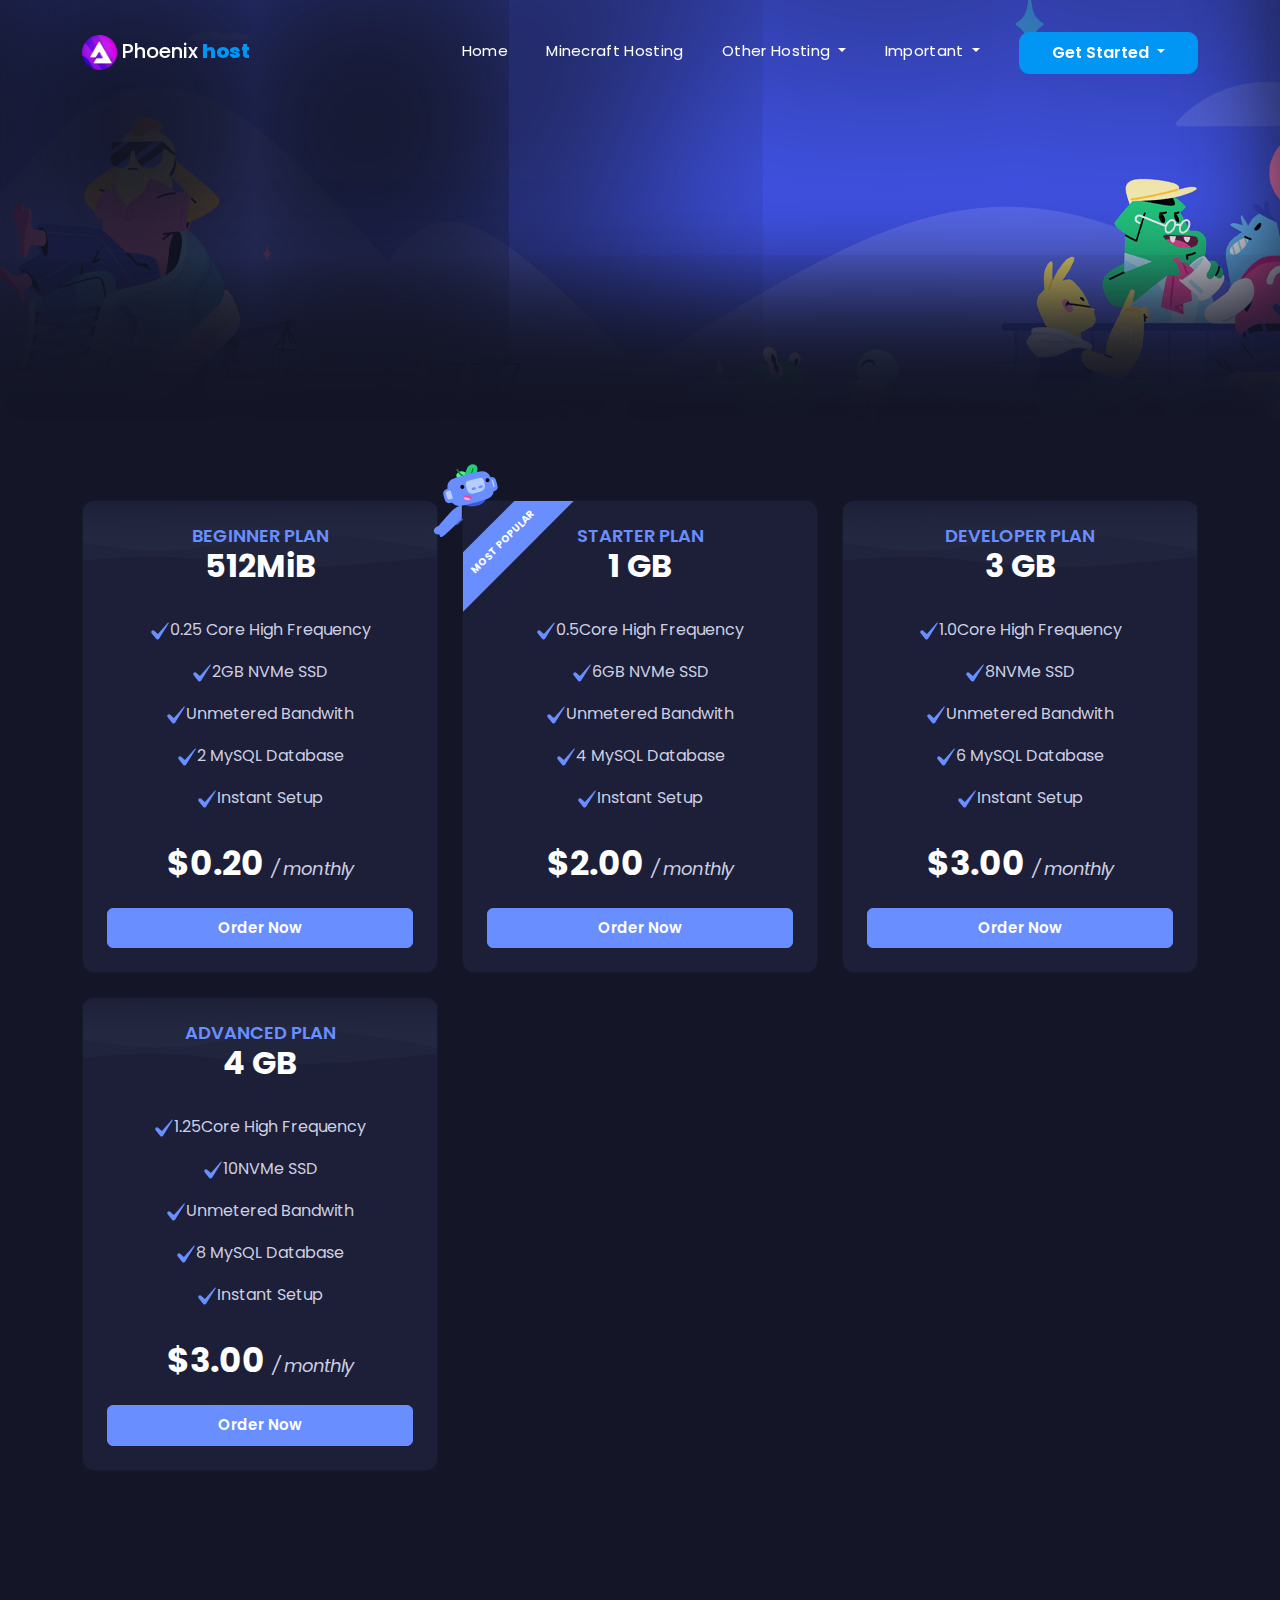
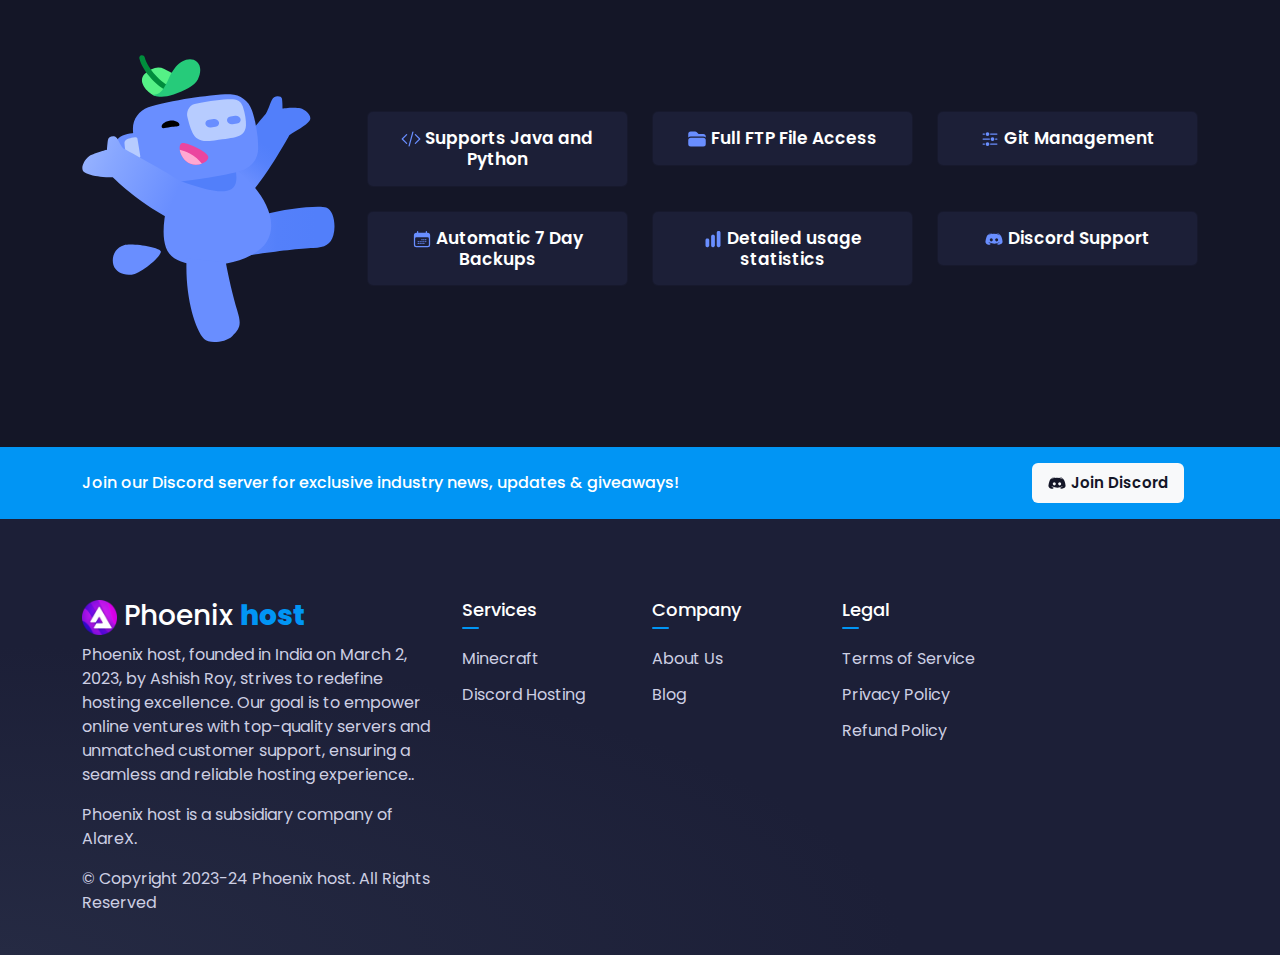
<file: discord-hosting/index.html>
<!DOCTYPE html>
<html lang="en">

<head>
    <meta http-equiv="X-UA-Compatible" content="IE=edge">
    <meta name="viewport" content="width=device-width, initial-scale=1">
    <title>Discord Hosting </title>
    <link rel="icon" href="assets/images/logo.svg" type="image/svg+xml">
    <link rel="stylesheet" type="text/css" href="assets/css/bootstrap.min.css">
    <!-- Custom CSS -->
    <link rel="stylesheet" type="text/css" href="assets/css/custom.css">
    <style>
        .header {
            background: url("assets/images/header/discord.png") no-repeat center center;
        }
    </style>
    <!-- SEO -->
    <meta name="theme-color" content="#141627">
    <meta name="author" content="Nikola Radišić [rade023.com]">
    <meta name="description" content="">
    <meta name="keywords" content="">
    <link href="" rel="canonical">
    <meta name="robots" content="index, follow">

    <!-- Open Graph / Facebook -->
    <meta property="og:locale" content="en-US">
    <meta property="og:type" content="website">
    <meta property="og:url" content="">
    <meta property="og:title" content="">
    <meta property="og:description" content="">
    <meta property="og:image" content="">
    <meta property="og:image:alt" content="">
    <meta property="og:image:width" content="1200">
    <meta property="og:image:height" content="600">

    <!-- Twitter -->
    <meta name="twitter:card" content="summary_large_image">
    <meta name="twitter:url" content="">
    <meta name="twitter:title" content="">
    <meta name="twitter:description" content="">
    <meta name="twitter:image" content="">
    <meta name="twitter:image:alt" content="">
</head>

<body>
    <!--Start of Tawk.to Script-->
    <script type="text/javascript">
        var Tawk_API = Tawk_API || {},
            Tawk_LoadStart = new Date();
        (function() {
            var s1 = document.createElement("script"),
                s0 = document.getElementsByTagName("script")[0];
            s1.async = true;
            s1.src = 'https://embed.tawk.to/655fae75ba9fcf18a80e4549/1hfus2veb';
            s1.charset = 'UTF-8';
            s1.setAttribute('crossorigin', '*');
            s0.parentNode.insertBefore(s1, s0);
        })();
    </script>
    <!--End of Tawk.to Script-->
    <!-- Navbar -->
   <!-- Navigation -->
   <nav id="navbar_top" class="navbar navbar-dark navbar-expand-lg fixed-top">
    <div class="container">
        <a class="navbar-brand" href="/">
        <img class="img-fluid" src="assets/images/logo.svg" alt="Phoenix host Logo">
        Phoenix<span> host</span>
    </a>
        <button class="navbar-toggler" type="button" data-bs-toggle="collapse" data-bs-target="#dinoNavbar" aria-controls="dinoNavbar" aria-expanded="false" aria-label="Toggle navigation">
          <span class="navbar-toggler-icon"></span>
    </button>
        <div class="collapse navbar-collapse" id="dinoNavbar">
            <ul class="navbar-nav ms-auto mb-2 mb-lg-0">
                <li class="nav-item">
                    <a class="nav-link" href="/">Home</a>
                </li>
                <li class="nav-item">
                    <a class="nav-link" href="/minecraft">Minecraft Hosting</a>
                </li>
                <li class="nav-item dropdown">
                    <a class="nav-link dropdown-toggle" href="#" role="button" data-bs-toggle="dropdown" aria-expanded="false">
                    Other Hosting
                  </a>
                    <ul class="dropdown-menu dropdown-menu-end">
                        <li><a class="dropdown-item" href="/discord-hosting/">Discord Hosting</a></li>
                    </ul>
                </li>
                <li class="nav-item dropdown">
                    <a class="nav-link dropdown-toggle" href="#" role="button" data-bs-toggle="dropdown" aria-expanded="false">
                    Important
                  </a>
                    <ul class="dropdown-menu dropdown-menu-end">
                        <li><a class="dropdown-item" href="/about-us/">About Us</a></li>
                        <li><a class="dropdown-item" href="/contact">Contact</a></li>
                        <li><a class="dropdown-item" href="blog">Blog</a></li>
                        <li><a class="dropdown-item" href="terms-of-service">Terms of Service</a></li>
                        <li><a class="dropdown-item" href="privacy-policy">Privacy Policy</a></li>
                        <li><a class="dropdown-item" href="refund-policy">Refund Policy</a></li>
                    </ul>
                </li>
                <li class="nav-item">
                    <div class="dropdown text-center">
                        <a class="btn dropdown-toggle" id="panel" data-bs-toggle="dropdown" aria-expanded="false">
                        Get Started
                    </a>
                        <ul class="dropdown-menu dropdown-menu-end dropdown-menu-panel" aria-labelledby="panel">
                            <a class="dropdown-item" href="https://panel.phenoixhost.link/">									
                                Game Panel <span class="d-block">Game Management</span>
                        </a>
                            <hr class="dropdown-divider">
                            <a class="dropdown-item" href="https://freecp.Phoenix.host">									
                            Try For Free <span class="d-block"> Free Dashboard </span>
                        </a>
                        </ul>
                    </div>
                </li>
            </ul>
        </div>
    </div>
</nav>
    <!-- Header -->
    <div class="header">
        <div class="container h-100">
            <div class="row d-flex justify-content-start align-items-center h-100">
                <div class="col-lg-12 mt-5">
                    <h1>Discord Hosting</h2>
                        <p>Ateex Cloud offer extremely affordable hosting for discord bots in all over Globe.</p>
                </div>
            </div>
        </div>
    </div>

    <!-- Plans -->
    <div class="plans discord py-6">
        <div class="container">
            <div class="row">
                <!-- First Plan -->
                <div class="col-lg-4 col-md-6">
                    <div class="card card-discord mb-4 text-center">
                        <div class="card-body px-4 py-4">
                            <h4 class="mb-0">Beginner Plan</h4>
                            <h3 class="mb-4">512MiB</h3>
                            <ul class="list-unstyled mb-4">
                                <li><svg class="check" height="20" viewBox="0 0 520 520" width="20" xmlns="http://www.w3.org/2000/svg" fill="var(--velo-green)"><g id="Check-4" data-name="4-Check"><path d="m79.423 240.755a47.529 47.529 0 0 0 -36.737 77.522l120.73 147.894a43.136 43.136 0 0 0 36.066 16.009c14.654-.787 27.884-8.626 36.319-21.515l250.787-403.892c.041-.067.084-.134.128-.2 2.353-3.613 1.59-10.773-3.267-15.271a13.321 13.321 0 0 0 -19.362 1.343q-.135.166-.278.327l-252.922 285.764a10.961 10.961 0 0 1 -15.585.843l-83.94-76.386a47.319 47.319 0 0 0 -31.939-12.438z"></path></g></svg>0.25 Core High Frequency</li>
                                <li><svg class="check" height="20" viewBox="0 0 520 520" width="20" xmlns="http://www.w3.org/2000/svg" fill="var(--velo-green)"><g id="Check-4" data-name="4-Check"><path d="m79.423 240.755a47.529 47.529 0 0 0 -36.737 77.522l120.73 147.894a43.136 43.136 0 0 0 36.066 16.009c14.654-.787 27.884-8.626 36.319-21.515l250.787-403.892c.041-.067.084-.134.128-.2 2.353-3.613 1.59-10.773-3.267-15.271a13.321 13.321 0 0 0 -19.362 1.343q-.135.166-.278.327l-252.922 285.764a10.961 10.961 0 0 1 -15.585.843l-83.94-76.386a47.319 47.319 0 0 0 -31.939-12.438z"></path></g></svg>2GB NVMe SSD</li>
                                <li><svg class="check" height="20" viewBox="0 0 520 520" width="20" xmlns="http://www.w3.org/2000/svg" fill="var(--velo-green)"><g id="Check-4" data-name="4-Check"><path d="m79.423 240.755a47.529 47.529 0 0 0 -36.737 77.522l120.73 147.894a43.136 43.136 0 0 0 36.066 16.009c14.654-.787 27.884-8.626 36.319-21.515l250.787-403.892c.041-.067.084-.134.128-.2 2.353-3.613 1.59-10.773-3.267-15.271a13.321 13.321 0 0 0 -19.362 1.343q-.135.166-.278.327l-252.922 285.764a10.961 10.961 0 0 1 -15.585.843l-83.94-76.386a47.319 47.319 0 0 0 -31.939-12.438z"></path></g></svg>Unmetered Bandwith</li>
                                <li><svg class="check" height="20" viewBox="0 0 520 520" width="20" xmlns="http://www.w3.org/2000/svg" fill="var(--velo-green)"><g id="Check-4" data-name="4-Check"><path d="m79.423 240.755a47.529 47.529 0 0 0 -36.737 77.522l120.73 147.894a43.136 43.136 0 0 0 36.066 16.009c14.654-.787 27.884-8.626 36.319-21.515l250.787-403.892c.041-.067.084-.134.128-.2 2.353-3.613 1.59-10.773-3.267-15.271a13.321 13.321 0 0 0 -19.362 1.343q-.135.166-.278.327l-252.922 285.764a10.961 10.961 0 0 1 -15.585.843l-83.94-76.386a47.319 47.319 0 0 0 -31.939-12.438z"></path></g></svg>2 MySQL Database</li>
                                <li><svg class="check" height="20" viewBox="0 0 520 520" width="20" xmlns="http://www.w3.org/2000/svg" fill="var(--velo-green)"><g id="Check-4" data-name="4-Check"><path d="m79.423 240.755a47.529 47.529 0 0 0 -36.737 77.522l120.73 147.894a43.136 43.136 0 0 0 36.066 16.009c14.654-.787 27.884-8.626 36.319-21.515l250.787-403.892c.041-.067.084-.134.128-.2 2.353-3.613 1.59-10.773-3.267-15.271a13.321 13.321 0 0 0 -19.362 1.343q-.135.166-.278.327l-252.922 285.764a10.961 10.961 0 0 1 -15.585.843l-83.94-76.386a47.319 47.319 0 0 0 -31.939-12.438z"></path></g></svg>Instant Setup</li>
                            </ul>
                            <h2 class="mb-4">&dollar;0.20 <span>/ monthly</span></h2>
                            <a href="https://discord.gg/phoenixhost" class="btn btn-discord">Order Now</a>
                        </div>
                    </div>
                </div>
                <!-- Secound Plan -->
                <div class="col-lg-4 col-md-6">
                    <div class="card card-discord card-discord-popular mb-4 text-center">
                        <div class="ribbon"><span>Most Popular</span></div>
                        <div class="card-body px-4 py-4">
                            <h4 class="mb-0">Starter Plan</h4>
                            <h3 class="mb-4">1 GB</h3>
                            <ul class="list-unstyled mb-4">
                                <li><svg class="check" height="20" viewBox="0 0 520 520" width="20" xmlns="http://www.w3.org/2000/svg" fill="var(--velo-green)"><g id="Check-4" data-name="4-Check"><path d="m79.423 240.755a47.529 47.529 0 0 0 -36.737 77.522l120.73 147.894a43.136 43.136 0 0 0 36.066 16.009c14.654-.787 27.884-8.626 36.319-21.515l250.787-403.892c.041-.067.084-.134.128-.2 2.353-3.613 1.59-10.773-3.267-15.271a13.321 13.321 0 0 0 -19.362 1.343q-.135.166-.278.327l-252.922 285.764a10.961 10.961 0 0 1 -15.585.843l-83.94-76.386a47.319 47.319 0 0 0 -31.939-12.438z"></path></g></svg>0.5Core High Frequency</li>
                                <li><svg class="check" height="20" viewBox="0 0 520 520" width="20" xmlns="http://www.w3.org/2000/svg" fill="var(--velo-green)"><g id="Check-4" data-name="4-Check"><path d="m79.423 240.755a47.529 47.529 0 0 0 -36.737 77.522l120.73 147.894a43.136 43.136 0 0 0 36.066 16.009c14.654-.787 27.884-8.626 36.319-21.515l250.787-403.892c.041-.067.084-.134.128-.2 2.353-3.613 1.59-10.773-3.267-15.271a13.321 13.321 0 0 0 -19.362 1.343q-.135.166-.278.327l-252.922 285.764a10.961 10.961 0 0 1 -15.585.843l-83.94-76.386a47.319 47.319 0 0 0 -31.939-12.438z"></path></g></svg>6GB NVMe SSD</li>
                                <li><svg class="check" height="20" viewBox="0 0 520 520" width="20" xmlns="http://www.w3.org/2000/svg" fill="var(--velo-green)"><g id="Check-4" data-name="4-Check"><path d="m79.423 240.755a47.529 47.529 0 0 0 -36.737 77.522l120.73 147.894a43.136 43.136 0 0 0 36.066 16.009c14.654-.787 27.884-8.626 36.319-21.515l250.787-403.892c.041-.067.084-.134.128-.2 2.353-3.613 1.59-10.773-3.267-15.271a13.321 13.321 0 0 0 -19.362 1.343q-.135.166-.278.327l-252.922 285.764a10.961 10.961 0 0 1 -15.585.843l-83.94-76.386a47.319 47.319 0 0 0 -31.939-12.438z"></path></g></svg>Unmetered Bandwith</li>
                                <li><svg class="check" height="20" viewBox="0 0 520 520" width="20" xmlns="http://www.w3.org/2000/svg" fill="var(--velo-green)"><g id="Check-4" data-name="4-Check"><path d="m79.423 240.755a47.529 47.529 0 0 0 -36.737 77.522l120.73 147.894a43.136 43.136 0 0 0 36.066 16.009c14.654-.787 27.884-8.626 36.319-21.515l250.787-403.892c.041-.067.084-.134.128-.2 2.353-3.613 1.59-10.773-3.267-15.271a13.321 13.321 0 0 0 -19.362 1.343q-.135.166-.278.327l-252.922 285.764a10.961 10.961 0 0 1 -15.585.843l-83.94-76.386a47.319 47.319 0 0 0 -31.939-12.438z"></path></g></svg>4 MySQL Database</li>
                                <li><svg class="check" height="20" viewBox="0 0 520 520" width="20" xmlns="http://www.w3.org/2000/svg" fill="var(--velo-green)"><g id="Check-4" data-name="4-Check"><path d="m79.423 240.755a47.529 47.529 0 0 0 -36.737 77.522l120.73 147.894a43.136 43.136 0 0 0 36.066 16.009c14.654-.787 27.884-8.626 36.319-21.515l250.787-403.892c.041-.067.084-.134.128-.2 2.353-3.613 1.59-10.773-3.267-15.271a13.321 13.321 0 0 0 -19.362 1.343q-.135.166-.278.327l-252.922 285.764a10.961 10.961 0 0 1 -15.585.843l-83.94-76.386a47.319 47.319 0 0 0 -31.939-12.438z"></path></g></svg>Instant Setup</li>
                            </ul>
                            <h2 class="mb-4">&dollar;2.00 <span>/ monthly</span></h2>
                            <a href="https://discord.gg/phoenixhost" class="btn btn-discord">Order Now</a>
                        </div>
                    </div>
                </div>
                <!-- Third Plan -->
                <div class="col-lg-4 col-md-6">
                    <div class="card card-discord mb-4 text-center">
                        <div class="card-body px-4 py-4">
                            <h4 class="mb-0">Developer Plan</h4>
                            <h3 class="mb-4">3 GB</h3>
                            <ul class="list-unstyled mb-4">
                                <li><svg class="check" height="20" viewBox="0 0 520 520" width="20" xmlns="http://www.w3.org/2000/svg" fill="var(--velo-green)"><g id="Check-4" data-name="4-Check"><path d="m79.423 240.755a47.529 47.529 0 0 0 -36.737 77.522l120.73 147.894a43.136 43.136 0 0 0 36.066 16.009c14.654-.787 27.884-8.626 36.319-21.515l250.787-403.892c.041-.067.084-.134.128-.2 2.353-3.613 1.59-10.773-3.267-15.271a13.321 13.321 0 0 0 -19.362 1.343q-.135.166-.278.327l-252.922 285.764a10.961 10.961 0 0 1 -15.585.843l-83.94-76.386a47.319 47.319 0 0 0 -31.939-12.438z"></path></g></svg>1.0Core High Frequency</li>
                                <li><svg class="check" height="20" viewBox="0 0 520 520" width="20" xmlns="http://www.w3.org/2000/svg" fill="var(--velo-green)"><g id="Check-4" data-name="4-Check"><path d="m79.423 240.755a47.529 47.529 0 0 0 -36.737 77.522l120.73 147.894a43.136 43.136 0 0 0 36.066 16.009c14.654-.787 27.884-8.626 36.319-21.515l250.787-403.892c.041-.067.084-.134.128-.2 2.353-3.613 1.59-10.773-3.267-15.271a13.321 13.321 0 0 0 -19.362 1.343q-.135.166-.278.327l-252.922 285.764a10.961 10.961 0 0 1 -15.585.843l-83.94-76.386a47.319 47.319 0 0 0 -31.939-12.438z"></path></g></svg>8NVMe SSD</li>
                                <li><svg class="check" height="20" viewBox="0 0 520 520" width="20" xmlns="http://www.w3.org/2000/svg" fill="var(--velo-green)"><g id="Check-4" data-name="4-Check"><path d="m79.423 240.755a47.529 47.529 0 0 0 -36.737 77.522l120.73 147.894a43.136 43.136 0 0 0 36.066 16.009c14.654-.787 27.884-8.626 36.319-21.515l250.787-403.892c.041-.067.084-.134.128-.2 2.353-3.613 1.59-10.773-3.267-15.271a13.321 13.321 0 0 0 -19.362 1.343q-.135.166-.278.327l-252.922 285.764a10.961 10.961 0 0 1 -15.585.843l-83.94-76.386a47.319 47.319 0 0 0 -31.939-12.438z"></path></g></svg>Unmetered Bandwith</li>
                                <li><svg class="check" height="20" viewBox="0 0 520 520" width="20" xmlns="http://www.w3.org/2000/svg" fill="var(--velo-green)"><g id="Check-4" data-name="4-Check"><path d="m79.423 240.755a47.529 47.529 0 0 0 -36.737 77.522l120.73 147.894a43.136 43.136 0 0 0 36.066 16.009c14.654-.787 27.884-8.626 36.319-21.515l250.787-403.892c.041-.067.084-.134.128-.2 2.353-3.613 1.59-10.773-3.267-15.271a13.321 13.321 0 0 0 -19.362 1.343q-.135.166-.278.327l-252.922 285.764a10.961 10.961 0 0 1 -15.585.843l-83.94-76.386a47.319 47.319 0 0 0 -31.939-12.438z"></path></g></svg>6 MySQL Database</li>
                                <li><svg class="check" height="20" viewBox="0 0 520 520" width="20" xmlns="http://www.w3.org/2000/svg" fill="var(--velo-green)"><g id="Check-4" data-name="4-Check"><path d="m79.423 240.755a47.529 47.529 0 0 0 -36.737 77.522l120.73 147.894a43.136 43.136 0 0 0 36.066 16.009c14.654-.787 27.884-8.626 36.319-21.515l250.787-403.892c.041-.067.084-.134.128-.2 2.353-3.613 1.59-10.773-3.267-15.271a13.321 13.321 0 0 0 -19.362 1.343q-.135.166-.278.327l-252.922 285.764a10.961 10.961 0 0 1 -15.585.843l-83.94-76.386a47.319 47.319 0 0 0 -31.939-12.438z"></path></g></svg>Instant Setup</li>
                            </ul>
                            <h2 class="mb-4">&dollar;3.00 <span>/ monthly</span></h2>
                            <a href="https://discord.gg/phoenixhost" class="btn btn-discord">Order Now</a>
                        </div>
                    </div>
                </div>
                <!-- forth Plan -->
                <div class="col-lg-4 col-md-6">
                    <div class="card card-discord mb-4 text-center">
                        <div class="card-body px-4 py-4">
                            <h4 class="mb-0">Advanced Plan</h4>
                            <h3 class="mb-4">4 GB</h3>
                            <ul class="list-unstyled mb-4">
                                <li><svg class="check" height="20" viewBox="0 0 520 520" width="20" xmlns="http://www.w3.org/2000/svg" fill="var(--velo-green)"><g id="Check-4" data-name="4-Check"><path d="m79.423 240.755a47.529 47.529 0 0 0 -36.737 77.522l120.73 147.894a43.136 43.136 0 0 0 36.066 16.009c14.654-.787 27.884-8.626 36.319-21.515l250.787-403.892c.041-.067.084-.134.128-.2 2.353-3.613 1.59-10.773-3.267-15.271a13.321 13.321 0 0 0 -19.362 1.343q-.135.166-.278.327l-252.922 285.764a10.961 10.961 0 0 1 -15.585.843l-83.94-76.386a47.319 47.319 0 0 0 -31.939-12.438z"></path></g></svg>1.25Core High Frequency</li>
                                <li><svg class="check" height="20" viewBox="0 0 520 520" width="20" xmlns="http://www.w3.org/2000/svg" fill="var(--velo-green)"><g id="Check-4" data-name="4-Check"><path d="m79.423 240.755a47.529 47.529 0 0 0 -36.737 77.522l120.73 147.894a43.136 43.136 0 0 0 36.066 16.009c14.654-.787 27.884-8.626 36.319-21.515l250.787-403.892c.041-.067.084-.134.128-.2 2.353-3.613 1.59-10.773-3.267-15.271a13.321 13.321 0 0 0 -19.362 1.343q-.135.166-.278.327l-252.922 285.764a10.961 10.961 0 0 1 -15.585.843l-83.94-76.386a47.319 47.319 0 0 0 -31.939-12.438z"></path></g></svg>10NVMe SSD</li>
                                <li><svg class="check" height="20" viewBox="0 0 520 520" width="20" xmlns="http://www.w3.org/2000/svg" fill="var(--velo-green)"><g id="Check-4" data-name="4-Check"><path d="m79.423 240.755a47.529 47.529 0 0 0 -36.737 77.522l120.73 147.894a43.136 43.136 0 0 0 36.066 16.009c14.654-.787 27.884-8.626 36.319-21.515l250.787-403.892c.041-.067.084-.134.128-.2 2.353-3.613 1.59-10.773-3.267-15.271a13.321 13.321 0 0 0 -19.362 1.343q-.135.166-.278.327l-252.922 285.764a10.961 10.961 0 0 1 -15.585.843l-83.94-76.386a47.319 47.319 0 0 0 -31.939-12.438z"></path></g></svg>Unmetered Bandwith</li>
                                <li><svg class="check" height="20" viewBox="0 0 520 520" width="20" xmlns="http://www.w3.org/2000/svg" fill="var(--velo-green)"><g id="Check-4" data-name="4-Check"><path d="m79.423 240.755a47.529 47.529 0 0 0 -36.737 77.522l120.73 147.894a43.136 43.136 0 0 0 36.066 16.009c14.654-.787 27.884-8.626 36.319-21.515l250.787-403.892c.041-.067.084-.134.128-.2 2.353-3.613 1.59-10.773-3.267-15.271a13.321 13.321 0 0 0 -19.362 1.343q-.135.166-.278.327l-252.922 285.764a10.961 10.961 0 0 1 -15.585.843l-83.94-76.386a47.319 47.319 0 0 0 -31.939-12.438z"></path></g></svg>8 MySQL Database</li>
                                <li><svg class="check" height="20" viewBox="0 0 520 520" width="20" xmlns="http://www.w3.org/2000/svg" fill="var(--velo-green)"><g id="Check-4" data-name="4-Check"><path d="m79.423 240.755a47.529 47.529 0 0 0 -36.737 77.522l120.73 147.894a43.136 43.136 0 0 0 36.066 16.009c14.654-.787 27.884-8.626 36.319-21.515l250.787-403.892c.041-.067.084-.134.128-.2 2.353-3.613 1.59-10.773-3.267-15.271a13.321 13.321 0 0 0 -19.362 1.343q-.135.166-.278.327l-252.922 285.764a10.961 10.961 0 0 1 -15.585.843l-83.94-76.386a47.319 47.319 0 0 0 -31.939-12.438z"></path></g></svg>Instant Setup</li>
                            </ul>
                            <h2 class="mb-4">&dollar;3.00 <span>/ monthly</span></h2>
                            <a href="https://discord.gg/phoenixhost" class="btn btn-discord">Order Now</a>
                        </div>
                    </div>
                </div>
            </div>
        </div>
    </div>

    <div class="discord-section py-6">
        <div class="container">
            <div class="row d-flex align-items-center">
                <div class="col-lg-3">
                    <img src="assets/images/discord.svg" class="img-fluid pb-4" alt="Disocrd Wumpus">
                </div>
                <div class="col-lg-9">
                    <div class="row">
                        <div class="col-lg-4">
                            <div class="card mb-4">
                                <div class="card-body text-center">
                                    <h3 class="mb-0">
                                        <svg class="code-icon" xmlns="http://www.w3.org/2000/svg" viewBox="0 0 24 24" fill="currentColor"><path fill-rule="evenodd" d="M14.447 3.026a.75.75 0 0 1 .527.921l-4.5 16.5a.75.75 0 0 1-1.448-.394l4.5-16.5a.75.75 0 0 1 .921-.527ZM16.72 6.22a.75.75 0 0 1 1.06 0l5.25 5.25a.75.75 0 0 1 0 1.06l-5.25 5.25a.75.75 0 1 1-1.06-1.06L21.44 12l-4.72-4.72a.75.75 0 0 1 0-1.06Zm-9.44 0a.75.75 0 0 1 0 1.06L2.56 12l4.72 4.72a.75.75 0 0 1-1.06 1.06L.97 12.53a.75.75 0 0 1 0-1.06l5.25-5.25a.75.75 0 0 1 1.06 0Z" clip-rule="evenodd" /></svg>                                        Supports Java and Python
                                    </h3>
                                </div>
                            </div>
                        </div>
                        <div class="col-lg-4">
                            <div class="card mb-4">
                                <div class="card-body text-center">
                                    <h3 class="mb-0">
                                        <svg class="folder-icon" xmlns="http://www.w3.org/2000/svg" viewBox="0 0 24 24" fill="currentColor"><path d="M19.5 21a3 3 0 0 0 3-3v-4.5a3 3 0 0 0-3-3h-15a3 3 0 0 0-3 3V18a3 3 0 0 0 3 3h15ZM1.5 10.146V6a3 3 0 0 1 3-3h5.379a2.25 2.25 0 0 1 1.59.659l2.122 2.121c.14.141.331.22.53.22H19.5a3 3 0 0 1 3 3v1.146A4.483 4.483 0 0 0 19.5 9h-15a4.483 4.483 0 0 0-3 1.146Z" /></svg>                                        Full FTP File Access
                                    </h3>
                                </div>
                            </div>
                        </div>
                        <div class="col-lg-4">
                            <div class="card mb-4">
                                <div class="card-body text-center">
                                    <h3 class="mb-0">
                                        <svg class="cog-icon" xmlns="http://www.w3.org/2000/svg" viewBox="0 0 24 24" fill="currentColor"><path d="M18.75 12.75h1.5a.75.75 0 0 0 0-1.5h-1.5a.75.75 0 0 0 0 1.5ZM12 6a.75.75 0 0 1 .75-.75h7.5a.75.75 0 0 1 0 1.5h-7.5A.75.75 0 0 1 12 6ZM12 18a.75.75 0 0 1 .75-.75h7.5a.75.75 0 0 1 0 1.5h-7.5A.75.75 0 0 1 12 18ZM3.75 6.75h1.5a.75.75 0 1 0 0-1.5h-1.5a.75.75 0 0 0 0 1.5ZM5.25 18.75h-1.5a.75.75 0 0 1 0-1.5h1.5a.75.75 0 0 1 0 1.5ZM3 12a.75.75 0 0 1 .75-.75h7.5a.75.75 0 0 1 0 1.5h-7.5A.75.75 0 0 1 3 12ZM9 3.75a2.25 2.25 0 1 0 0 4.5 2.25 2.25 0 0 0 0-4.5ZM12.75 12a2.25 2.25 0 1 1 4.5 0 2.25 2.25 0 0 1-4.5 0ZM9 15.75a2.25 2.25 0 1 0 0 4.5 2.25 2.25 0 0 0 0-4.5Z" /></svg>                                        Git Management
                                    </h3>
                                </div>
                            </div>
                        </div>
                        <div class="col-lg-4">
                            <div class="card mb-4">
                                <div class="card-body text-center">
                                    <h3 class="mb-0">
                                        <svg class="calendar-icon" xmlns="http://www.w3.org/2000/svg" viewBox="0 0 24 24" fill="currentColor"><path d="M12.75 12.75a.75.75 0 1 1-1.5 0 .75.75 0 0 1 1.5 0ZM7.5 15.75a.75.75 0 1 0 0-1.5.75.75 0 0 0 0 1.5ZM8.25 17.25a.75.75 0 1 1-1.5 0 .75.75 0 0 1 1.5 0ZM9.75 15.75a.75.75 0 1 0 0-1.5.75.75 0 0 0 0 1.5ZM10.5 17.25a.75.75 0 1 1-1.5 0 .75.75 0 0 1 1.5 0ZM12 15.75a.75.75 0 1 0 0-1.5.75.75 0 0 0 0 1.5ZM12.75 17.25a.75.75 0 1 1-1.5 0 .75.75 0 0 1 1.5 0ZM14.25 15.75a.75.75 0 1 0 0-1.5.75.75 0 0 0 0 1.5ZM15 17.25a.75.75 0 1 1-1.5 0 .75.75 0 0 1 1.5 0ZM16.5 15.75a.75.75 0 1 0 0-1.5.75.75 0 0 0 0 1.5ZM15 12.75a.75.75 0 1 1-1.5 0 .75.75 0 0 1 1.5 0ZM16.5 13.5a.75.75 0 1 0 0-1.5.75.75 0 0 0 0 1.5Z" /><path fill-rule="evenodd" d="M6.75 2.25A.75.75 0 0 1 7.5 3v1.5h9V3A.75.75 0 0 1 18 3v1.5h.75a3 3 0 0 1 3 3v11.25a3 3 0 0 1-3 3H5.25a3 3 0 0 1-3-3V7.5a3 3 0 0 1 3-3H6V3a.75.75 0 0 1 .75-.75Zm13.5 9a1.5 1.5 0 0 0-1.5-1.5H5.25a1.5 1.5 0 0 0-1.5 1.5v7.5a1.5 1.5 0 0 0 1.5 1.5h13.5a1.5 1.5 0 0 0 1.5-1.5v-7.5Z" clip-rule="evenodd" /></svg>                                        Automatic 7 Day Backups
                                    </h3>
                                </div>
                            </div>
                        </div>
                        <div class="col-lg-4">
                            <div class="card mb-4">
                                <div class="card-body text-center">
                                    <h3 class="mb-0">
                                        <svg xmlns="http://www.w3.org/2000/svg" viewBox="0 0 24 24" fill="currentColor" class="size-6"><path d="M18.375 2.25c-1.035 0-1.875.84-1.875 1.875v15.75c0 1.035.84 1.875 1.875 1.875h.75c1.035 0 1.875-.84 1.875-1.875V4.125c0-1.036-.84-1.875-1.875-1.875h-.75ZM9.75 8.625c0-1.036.84-1.875 1.875-1.875h.75c1.036 0 1.875.84 1.875 1.875v11.25c0 1.035-.84 1.875-1.875 1.875h-.75a1.875 1.875 0 0 1-1.875-1.875V8.625ZM3 13.125c0-1.036.84-1.875 1.875-1.875h.75c1.036 0 1.875.84 1.875 1.875v6.75c0 1.035-.84 1.875-1.875 1.875h-.75A1.875 1.875 0 0 1 3 19.875v-6.75Z" /></svg>                                        Detailed usage statistics
                                    </h3>
                                </div>
                            </div>
                        </div>
                        <div class="col-lg-4">
                            <div class="card mb-4">
                                <div class="card-body text-center">
                                    <h3 class="mb-0">
                                        <svg class="discord-icon" enable-background="new 0 0 512 512" height="512" viewBox="0 0 512 512" width="512" xmlns="http://www.w3.org/2000/svg"><path id="Icon" d="m133.408 346.261c95.35 37.211 176.493 44.459 268.445-13.461-.674 1.011-18.863 27.958-66.695 41.768 10.105 13.811 23.916 29.642 23.916 29.642 30.653 0 60.632-8.758 86.568-25.6 20.211-13.474 31.663-36.716 29.305-60.968-4.042-41.432-13.811-81.853-28.968-120.589-19.2-50.526-65.347-85.558-118.905-90.611-4.716-.337-8.084-.337-10.105-.337l-5.389 5.389c61.642 17.516 92.295 44.8 92.968 45.811-94.653-47.832-206.484-48.505-301.811-2.021 0 0 30.316-29.979 97.347-45.811l-4.042-4.042c-7.074 0-13.811.674-20.884 1.684-49.516 8.421-90.947 42.442-108.8 89.263-15.495 40.421-25.6 82.863-29.305 125.979-2.021 22.905 8.758 45.474 27.621 58.611 24.926 16.505 54.568 25.263 84.547 25.263 0 0 12.126-15.832 24.253-29.979-45.474-13.474-64-40.421-64.337-41.432l8.558 4.37c5.116 2.614 10.361 4.982 15.713 7.071zm52.866-29.293c-21.895-.674-39.074-19.2-38.4-41.432.674-20.884 17.516-37.726 38.4-38.4 21.895.674 39.074 19.2 38.4 41.432-1.011 20.885-17.516 37.727-38.4 38.4zm137.431 0c-21.895-.674-39.074-19.2-38.4-41.432.674-20.884 17.516-37.726 38.4-38.4 21.895.674 39.074 19.2 38.4 41.432-.673 20.885-17.516 37.727-38.4 38.4z"/></svg>                                        Discord Support
                                    </h3>
                                </div>
                            </div>
                        </div>
                    </div>
                </div>
            </div>
        </div>
    </div>

     <!-- Footer -->
     <div class="discord-label py-3">
        <div class="container">
            <div class="row d-flex justify-content-between align-items-center">
                <div class="col-lg-8">
                    <p class="mb-0">Join our Discord server for exclusive industry news, updates & giveaways!</p>
                </div>
                <div class="col-lg-2">
                    <a href="https://discord.gg/phoenixhost" class="btn bg-light"><svg class="discord-icon" enable-background="new 0 0 512 512" height="512" viewBox="0 0 512 512" width="512" xmlns="http://www.w3.org/2000/svg"><path id="Icon" d="m133.408 346.261c95.35 37.211 176.493 44.459 268.445-13.461-.674 1.011-18.863 27.958-66.695 41.768 10.105 13.811 23.916 29.642 23.916 29.642 30.653 0 60.632-8.758 86.568-25.6 20.211-13.474 31.663-36.716 29.305-60.968-4.042-41.432-13.811-81.853-28.968-120.589-19.2-50.526-65.347-85.558-118.905-90.611-4.716-.337-8.084-.337-10.105-.337l-5.389 5.389c61.642 17.516 92.295 44.8 92.968 45.811-94.653-47.832-206.484-48.505-301.811-2.021 0 0 30.316-29.979 97.347-45.811l-4.042-4.042c-7.074 0-13.811.674-20.884 1.684-49.516 8.421-90.947 42.442-108.8 89.263-15.495 40.421-25.6 82.863-29.305 125.979-2.021 22.905 8.758 45.474 27.621 58.611 24.926 16.505 54.568 25.263 84.547 25.263 0 0 12.126-15.832 24.253-29.979-45.474-13.474-64-40.421-64.337-41.432l8.558 4.37c5.116 2.614 10.361 4.982 15.713 7.071zm52.866-29.293c-21.895-.674-39.074-19.2-38.4-41.432.674-20.884 17.516-37.726 38.4-38.4 21.895.674 39.074 19.2 38.4 41.432-1.011 20.885-17.516 37.727-38.4 38.4zm137.431 0c-21.895-.674-39.074-19.2-38.4-41.432.674-20.884 17.516-37.726 38.4-38.4 21.895.674 39.074 19.2 38.4 41.432-.673 20.885-17.516 37.727-38.4 38.4z"/></svg> Join Discord</a>
                </div>
            </div>
        </div>
    </div>
    <footer class="pt-6 pb-4">
        <div class="container">
            <div class="row">
                <div class="col-lg-4">
                    <h3>
                        <img class="img-fluid" src="assets/images/logo.svg" alt="Kaarma host Footer Logo"> Phoenix
                        <span class="blue"> host</span>
                    </h3>
                    <p>Phoenix host, founded in India on March 2, 2023, by Ashish Roy, strives to redefine hosting excellence. Our goal is to empower online ventures with top-quality servers and unmatched customer support, ensuring a seamless and reliable
                        hosting experience..</p>
                    <p>Phoenix host is a subsidiary company of AlareX.</p>
                    <p class="copy">&copy; Copyright 2023-24 Phoenix host. All Rights Reserved</p>
                </div>
                <div class="col-lg-8">
                    <div class="row">
                        <div class="col-lg-3 col-md-3 col-sm-6">
                            <h4>Services</h4>
                            <ul>
                                <li><a href="/minecraft/">Minecraft</a></li>
                                <li><a href="/discord-hosting/">Discord Hosting</a></li>


                            </ul>
                        </div>
                        <div class="col-lg-3 col-md-3 col-sm-6">
                            <h4>Company</h4>
                            <ul>
                                <li><a href="/about-us/">About Us</a></li>
                                <li><a href="blog">Blog</a></li>
                            </ul>
                        </div>
                        <div class="col-lg-3 col-md-3 col-sm-6">
                            <h4>Legal</h4>
                            <ul>
                                <li><a href="terms-of-service">Terms of Service</a></li>
                                <li><a href="privacy-policy">Privacy Policy</a></li>
                                <li><a href="refund-policy">Refund Policy</a></li>
                            </ul>
                        </div>
                    </div>
                </div>
            </div>
        </div>
    </footer>
    <script src="assets/js/jquery.min.js"></script>
    <script src="assets/js/bootstrap.bundle.min.js"></script>
    <script src="assets/js/custom.js"></script>
</body>

</html>
</file>
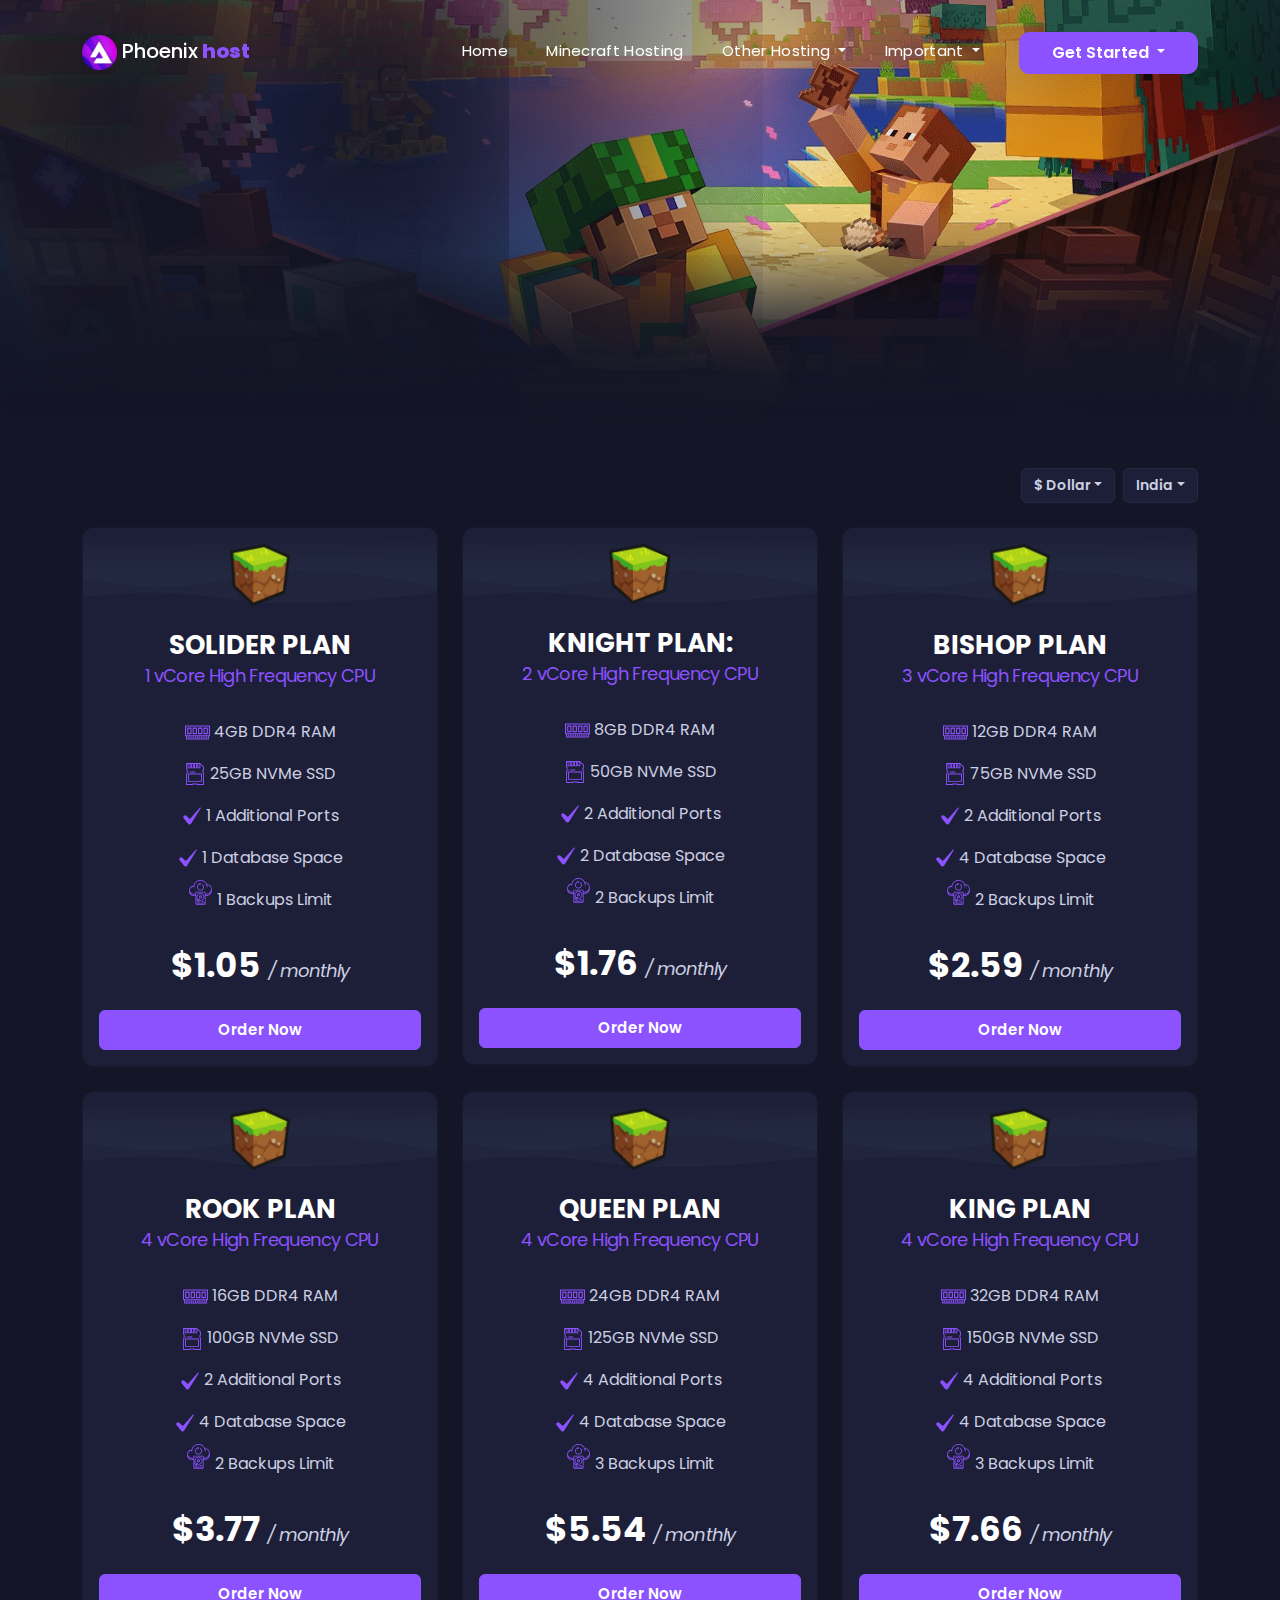
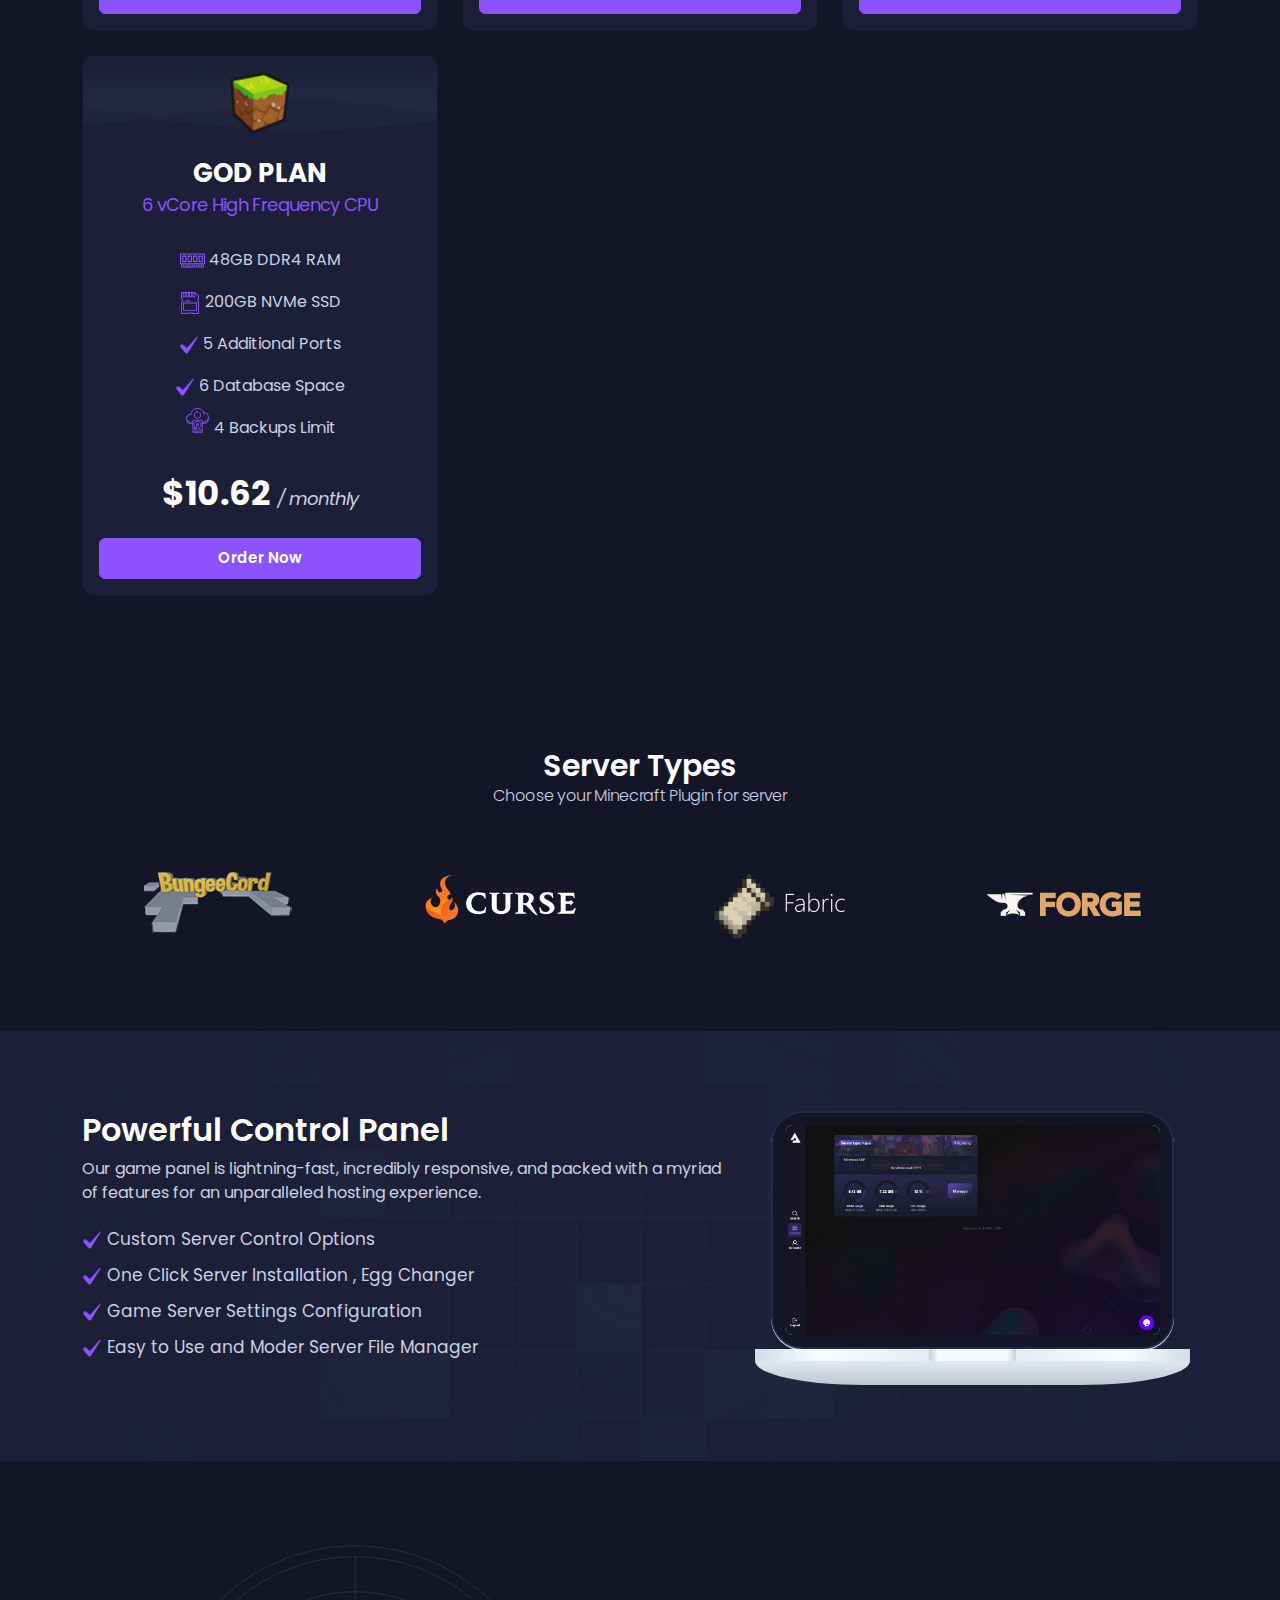
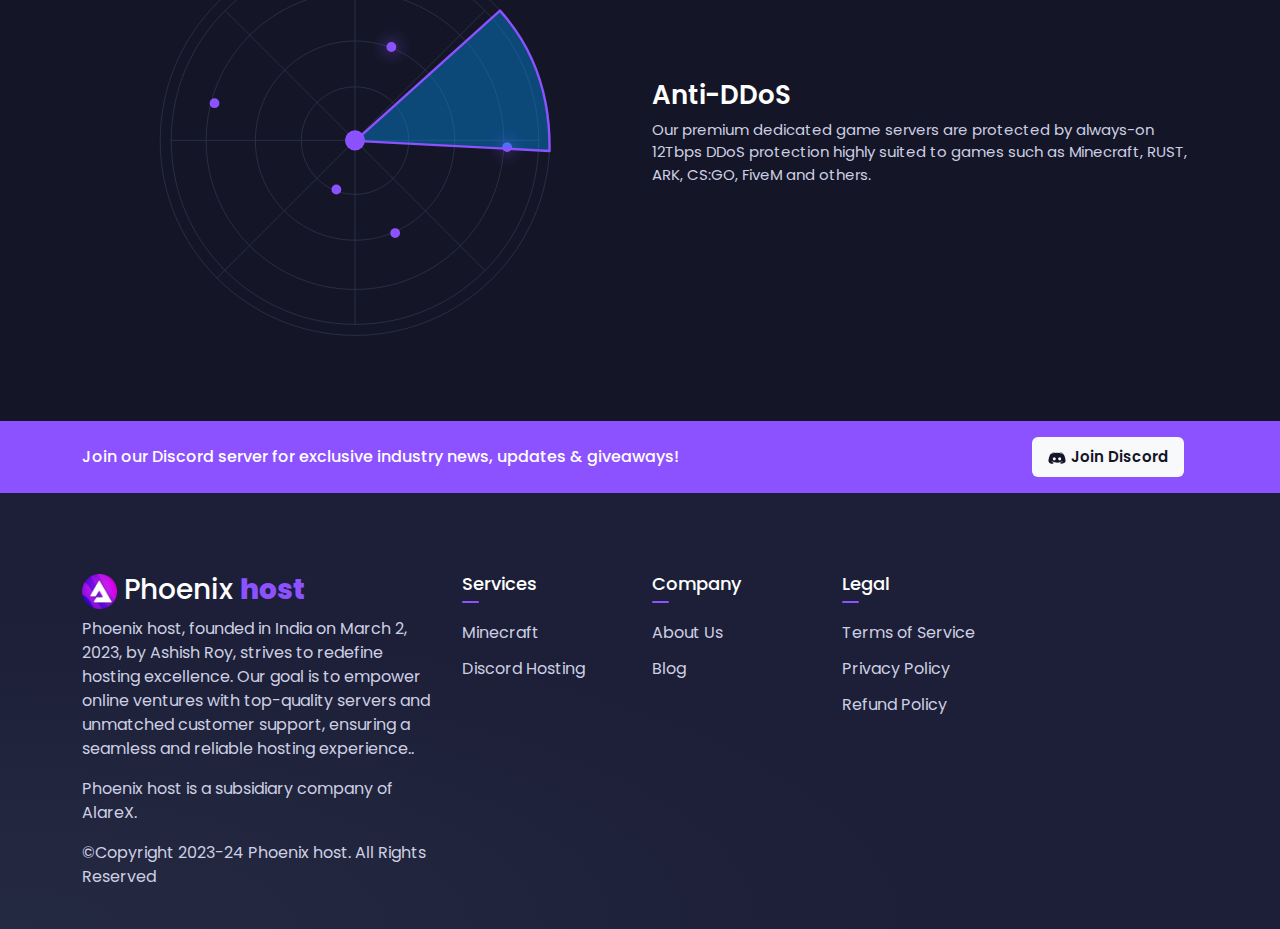
<file: minecraft/index.html>
<!DOCTYPE html>
<html lang="en">
    <head>
        <meta http-equiv="X-UA-Compatible" content="IE=edge">
        <meta name="viewport" content="width=device-width, initial-scale=1">
        <title>Minecraft Hosting | Ateex Cloud</title>
        <link rel="icon" href="assets/images/logo.svg" type="image/svg+xml">
        <link rel="stylesheet" type="text/css" href="assets/css/bootstrap.min.css">
        <link rel="stylesheet" href="assets/css/swiper-bundle.min.css">
        <!-- Custom CSS -->
        <link rel="stylesheet" type="text/css" href="assets/css/custom.css">
        <style>
            .header {
                background: url("assets/images/header/minecraft.png") no-repeat center center;
            }
        </style>
        <!-- SEO -->
        <meta name="theme-color" content="#141627">
        <meta name="author" content="Nikola Radišić [rade023.com]">
        <meta name="description" content="">
        <meta name="keywords" content="">
        <link href="" rel="canonical">
        <meta name="robots" content="index, follow">
        <!-- Open Graph / Facebook -->
        <meta property="og:locale" content="en-US">
        <meta property="og:type" content="website">
        <meta property="og:url" content="">
        <meta property="og:title" content="">
        <meta property="og:description" content="">
        <meta property="og:image" content="">
        <meta property="og:image:alt" content="">
        <meta property="og:image:width" content="1200">
        <meta property="og:image:height" content="600">
        <!-- Twitter -->
        <meta name="twitter:card" content="summary_large_image">
        <meta name="twitter:url" content="">
        <meta name="twitter:title" content="">
        <meta name="twitter:description" content="">
        <meta name="twitter:image" content="">
        <meta name="twitter:image:alt" content="">
    </head>
    <body>
        <!-- Navbar -->
       <!-- Navigation -->
    <nav id="navbar_top" class="navbar navbar-dark navbar-expand-lg fixed-top">
        <div class="container">
            <a class="navbar-brand" href="/">
			<img class="img-fluid" src="assets/images/logo.svg" alt="Phoenix host Logo">
			Phoenix<span> host</span>
		</a>
            <button class="navbar-toggler" type="button" data-bs-toggle="collapse" data-bs-target="#dinoNavbar" aria-controls="dinoNavbar" aria-expanded="false" aria-label="Toggle navigation">
	      	<span class="navbar-toggler-icon"></span>
	    </button>
            <div class="collapse navbar-collapse" id="dinoNavbar">
                <ul class="navbar-nav ms-auto mb-2 mb-lg-0">
                    <li class="nav-item">
                        <a class="nav-link" href="/">Home</a>
                    </li>
                    <li class="nav-item">
                        <a class="nav-link" href="/minecraft">Minecraft Hosting</a>
                    </li>
                    <li class="nav-item dropdown">
                        <a class="nav-link dropdown-toggle" href="#" role="button" data-bs-toggle="dropdown" aria-expanded="false">
		            	Other Hosting
		          	</a>
                        <ul class="dropdown-menu dropdown-menu-end">
                            <li><a class="dropdown-item" href="/discord-hosting/">Discord Hosting</a></li>
                        </ul>
                    </li>
                    <li class="nav-item dropdown">
                        <a class="nav-link dropdown-toggle" href="#" role="button" data-bs-toggle="dropdown" aria-expanded="false">
		            	Important
		          	</a>
                        <ul class="dropdown-menu dropdown-menu-end">
                            <li><a class="dropdown-item" href="/about-us/">About Us</a></li>
                            <li><a class="dropdown-item" href="contact">Contact</a></li>
                            <li><a class="dropdown-item" href="blog">Blog</a></li>
                            <li><a class="dropdown-item" href="terms-of-service">Terms of Service</a></li>
                            <li><a class="dropdown-item" href="privacy-policy">Privacy Policy</a></li>
                            <li><a class="dropdown-item" href="refund-policy">Refund Policy</a></li>
                        </ul>
                    </li>
                    <li class="nav-item">
                        <div class="dropdown text-center">
                            <a class="btn dropdown-toggle" id="panel" data-bs-toggle="dropdown" aria-expanded="false">
							Get Started
						</a>
                            <ul class="dropdown-menu dropdown-menu-end dropdown-menu-panel" aria-labelledby="panel">
                                <a class="dropdown-item" href="https://panel.phenoixhost.link/">									
                                    Game Panel <span class="d-block">Game Management</span>
							</a>
                                <hr class="dropdown-divider">
                                <a class="dropdown-item" href="https://freecp.Phoenix.host">									
								Try For Free <span class="d-block"> Free Dashboard </span>
							</a>
                            </ul>
                        </div>
                    </li>
                </ul>
            </div>
        </div>
    </nav>
        <!-- Header -->
        <div class="header">
            <div class="container h-100">
                <div class="row d-flex justify-content-start align-items-center h-100">
                    <div class="col-lg-12 mt-5">
                        <h1>Minecraft Hosting
</h2><p>Ateex Cloud Provides Most Cost Effective Yet Extremley Powerful & Best Minecraft Hosting Services.</p>
</div></div></div></div>
<!-- Plans -->
<div class="plans mc-plans py-5">
    <div class="container">
        <div class="row mb-4">
            <div class="col-md-12">
                <div class="d-flex justify-content-end gap-2 ms-auto">
                    <!-- Currency Dropdown -->
                    <div class="dropdown">
                        <button class="btn dropdown-toggle" type="button" id="currencyDropdown" data-bs-toggle="dropdown" aria-expanded="false">Select Currency
							</button>
                        <ul class="dropdown-menu dropdown-menu-end" aria-labelledby="currencyDropdown">
                            <li>
                                <a class="dropdown-item currency-option" data-currency="USD" href="#">&dollar;Dollar</a>
                            </li>
                            <li>
                                <a class="dropdown-item currency-option" data-currency="INR" href="#">&#8377;Rupees</a>
                            </li>
                        </ul>
                    </div>
                    <!-- Location Dropdown -->
                    <div class="dropdown">
                        <button class="btn dropdown-toggle" type="button" id="locationDropdown" data-bs-toggle="dropdown" aria-expanded="false">Select Location
							</button>
                        <ul class="dropdown-menu dropdown-menu-end" aria-labelledby="locationDropdown">
                            <li>
                                <a class="dropdown-item location-option" data-location="india" href="#">
                                    <img src="assets/images/country/india.svg" alt="IN">India
                                </a>
                            </li>
                            <li>
                                <a class="dropdown-item location-option" data-location="germany" href="#">
                                    <img src="assets/images/country/germany.svg" alt="DE">Germany
                                </a>
                            </li>
                            <li>
                                <a class="dropdown-item location-option" data-location="singapore" href="#">
                                    <img src="assets/images/country/singapore.svg" alt="SG">Singapore
                                </a>
                            </li>
                        </ul>
                    </div>
                </div>
            </div>
        </div>
        <div class="row" id="plansContainer">
            <div class="col-lg-4 col-md-6 plan" data-location="india" data-price="1.05">
                <div class="card mb-4 text-center">
                    <div class="card-body">
                        <div class="card-icon mb-4">
                            <img  width="60" height="62" src = "/minecraft/assets/images/download.png" >
                        </div>
                        <h2 class="plan-title mb-1">Solider Plan</h2>
                        <h4 class="plan-desc mb-4">1 vCore High Frequency CPU</h4>
                        <ul class="list-unstyled mb-4">
                            <li>
                                <svg fill="#000000" height="25px" width="25px" version="1.1" id="Layer_1" xmlns="http://www.w3.org/2000/svg" xmlns:xlink="http://www.w3.org/1999/xlink" viewBox="0 0 299.92 299.92" xml:space="preserve">
                                    <g>
                                        <g>
                                            <g>
                                                <path d="M293.4,65.2H6.52C2.914,65.2,0,68.114,0,71.72v117.36c0,3.606,2.914,6.52,6.52,6.52h6.52v32.6
				c0,3.606,2.914,6.52,6.52,6.52h260.8c3.606,0,6.52-2.914,6.52-6.52v-32.6h6.52c3.606,0,6.52-2.914,6.52-6.52V71.72
				C299.92,68.114,297.006,65.2,293.4,65.2z M273.84,221.68h-19.56H228.2h-26.08h-26.08h-26.08h-26.08H97.8H71.72H45.64H26.08V195.6
				h19.56h26.08H97.8h26.08h26.08h26.08h26.08h26.08h26.08h19.56V221.68z M286.88,182.56h-6.52H19.56h-6.52V78.24h273.84V182.56z"/>
                                                <path d="M32.6,169.52h39.12c3.606,0,6.52-2.914,6.52-6.52V97.8c0-3.606-2.914-6.52-6.52-6.52H32.6c-3.606,0-6.52,2.914-6.52,6.52
				V163C26.08,166.606,28.994,169.52,32.6,169.52z M39.12,104.32H65.2v52.16H39.12V104.32z"/>
                                                <path d="M97.8,169.52h39.12c3.606,0,6.52-2.914,6.52-6.52V97.8c0-3.606-2.914-6.52-6.52-6.52H97.8c-3.606,0-6.52,2.914-6.52,6.52
				V163C91.28,166.606,94.194,169.52,97.8,169.52z M104.32,104.32h26.08v52.16h-26.08V104.32z"/>
                                                <path d="M163,169.52h39.12c3.606,0,6.52-2.914,6.52-6.52V97.8c0-3.606-2.914-6.52-6.52-6.52H163c-3.606,0-6.52,2.914-6.52,6.52
				V163C156.48,166.606,159.394,169.52,163,169.52z M169.52,104.32h26.08v52.16h-26.08V104.32z"/>
                                                <path d="M228.2,169.52h39.12c3.606,0,6.52-2.914,6.52-6.52V97.8c0-3.606-2.914-6.52-6.52-6.52H228.2
				c-3.606,0-6.52,2.914-6.52,6.52V163C221.68,166.606,224.594,169.52,228.2,169.52z M234.72,104.32h26.08v52.16h-26.08V104.32z"/>
                                                <path d="M52.16,215.16v-13.04c0-3.606-2.914-6.52-6.52-6.52c-3.606,0-6.52,2.914-6.52,6.52v13.04c0,3.606,2.914,6.52,6.52,6.52
				C49.246,221.68,52.16,218.766,52.16,215.16z"/>
                                                <path d="M78.24,215.16v-13.04c0-3.606-2.914-6.52-6.52-6.52c-3.606,0-6.52,2.914-6.52,6.52v13.04c0,3.606,2.914,6.52,6.52,6.52
				C75.326,221.68,78.24,218.766,78.24,215.16z"/>
                                                <path d="M104.32,215.16v-13.04c0-3.606-2.914-6.52-6.52-6.52c-3.606,0-6.52,2.914-6.52,6.52v13.04c0,3.606,2.914,6.52,6.52,6.52
				C101.406,221.68,104.32,218.766,104.32,215.16z"/>
                                                <path d="M130.4,215.16v-13.04c0-3.606-2.914-6.52-6.52-6.52c-3.606,0-6.52,2.914-6.52,6.52v13.04c0,3.606,2.914,6.52,6.52,6.52
				C127.486,221.68,130.4,218.766,130.4,215.16z"/>
                                                <path d="M156.48,215.16v-13.04c0-3.606-2.914-6.52-6.52-6.52s-6.52,2.914-6.52,6.52v13.04c0,3.606,2.914,6.52,6.52,6.52
				S156.48,218.766,156.48,215.16z"/>
                                                <path d="M182.56,215.16v-13.04c0-3.606-2.914-6.52-6.52-6.52c-3.606,0-6.52,2.914-6.52,6.52v13.04c0,3.606,2.914,6.52,6.52,6.52
				C179.646,221.68,182.56,218.766,182.56,215.16z"/>
                                                <path d="M208.64,215.16v-13.04c0-3.606-2.914-6.52-6.52-6.52c-3.606,0-6.52,2.914-6.52,6.52v13.04c0,3.606,2.914,6.52,6.52,6.52
				C205.726,221.68,208.64,218.766,208.64,215.16z"/>
                                                <path d="M234.72,215.16v-13.04c0-3.606-2.914-6.52-6.52-6.52c-3.606,0-6.52,2.914-6.52,6.52v13.04c0,3.606,2.914,6.52,6.52,6.52
				C231.806,221.68,234.72,218.766,234.72,215.16z"/>
                                                <path d="M260.8,215.16v-13.04c0-3.606-2.914-6.52-6.52-6.52c-3.606,0-6.52,2.914-6.52,6.52v13.04c0,3.606,2.914,6.52,6.52,6.52
				C257.886,221.68,260.8,218.766,260.8,215.16z"/>
                                            </g>
                                        </g>
                                    </g>
                                </svg>
                                4GB DDR4 RAM
                            </li>
                            <li>
                                <svg fill="#000000" height="22px" width="22px" version="1.1" id="Layer_1" xmlns="http://www.w3.org/2000/svg" xmlns:xlink="http://www.w3.org/1999/xlink" viewBox="0 0 512 512" xml:space="preserve">
                                    <g>
                                        <g>
                                            <path d="M454.532,177.959v-0.001c5.77,0,10.448-4.678,10.448-10.449V96.118c0-2.77-1.1-5.426-3.057-7.385L376.317,3.067
			c-1.941-1.942-4.656-3.065-7.403-3.065h-48.065c-0.003,0-0.007,0-0.01,0h-27.145c-0.002,0-0.004,0-0.005,0h-28.579L57.473,0
			c-2.771,0-5.429,1.101-7.388,3.061c-1.959,1.96-3.06,4.617-3.06,7.388v128.506c0,2.771,1.101,5.429,3.062,7.39
			c1.96,1.959,4.617,3.059,7.387,3.059c0.001,0,0.002,0,0.003,0l3.814-0.001v93.324h-3.82c-2.771,0-5.429,1.101-7.388,3.06
			c-1.959,1.96-3.06,4.617-3.06,7.388l0.003,248.375c0,5.77,4.678,10.449,10.449,10.449h141.46c5.771,0,10.449-4.679,10.449-10.449
			v-3.828l93.239-0.003v3.832c0,2.771,1.101,5.428,3.06,7.388c1.959,1.959,4.617,3.06,7.388,3.06l141.46-0.001
			c5.771,0,10.449-4.678,10.449-10.449V224.623c0-5.771-4.678-10.449-10.449-10.449h-3.818v-36.215H454.532z M331.298,20.901h27.167
			v82.544h-27.167V20.901z M256.07,20.9h9.634h17.533v82.545H256.07V20.9z M180.854,20.9h27.167v82.545h-27.167V20.9z M105.627,20.9
			h27.167v82.545h-27.167V20.9z M444.082,157.062h-3.819c-5.77,0-10.448,4.678-10.448,10.449v57.112
			c0,5.77,4.678,10.449,10.449,10.449h3.818v256.029l-120.562,0.001v-3.832c0-2.771-1.101-5.428-3.06-7.388
			c-1.959-1.959-4.618-3.06-7.39-3.06l-114.137,0.003c-5.77,0-10.448,4.679-10.448,10.449v3.829H67.922l-0.003-227.476h3.82
			c5.771,0,10.449-4.679,10.449-10.449V138.951c0-2.771-1.101-5.429-3.062-7.39c-1.96-1.959-4.617-3.06-7.387-3.06
			c-0.001,0-0.002,0-0.003,0l-3.814,0.001V20.898h16.807v92.996c0,5.77,4.678,10.449,10.449,10.449h48.065
			c5.771,0,10.449-4.679,10.449-10.449V20.899h6.264v92.995c0,5.77,4.678,10.449,10.449,10.449h48.065
			c5.771,0,10.449-4.679,10.449-10.449V20.9h6.253v92.994c0,5.77,4.678,10.449,10.449,10.449h48.065
			c5.771,0,10.449-4.679,10.449-10.449V20.9h6.264v92.994c0,5.77,4.678,10.449,10.449,10.449h48.065
			c5.771,0,10.449-4.679,10.449-10.449V35.679l64.719,64.765V157.062z"/>
                                        </g>
                                    </g>
                                    <g>
                                        <g>
                                            <path d="M406.465,246.178H105.535c-5.771,0-10.449,4.679-10.449,10.449V427.99c0,5.77,4.678,10.449,10.449,10.449h300.931
			c5.771,0,10.449-4.679,10.449-10.449V256.627C416.914,250.857,412.236,246.178,406.465,246.178z M396.016,417.541H115.984V267.076
			h280.033V417.541z"/>
                                        </g>
                                    </g>
                                    <g>
                                        <g>
                                            <path d="M111.514,199.574c-0.001,0-0.002,0-0.002,0l-5.979,0.001c-5.77,0.001-10.448,4.68-10.447,10.451
			c0.001,5.77,4.679,10.447,10.449,10.447h0.002l5.979-0.001c5.77-0.001,10.448-4.68,10.447-10.451
			C121.962,204.25,117.284,199.574,111.514,199.574z"/>
                                        </g>
                                    </g>
                                    <g>
                                        <g>
                                            <path d="M254.456,199.575h-99.731c-5.771,0-10.449,4.678-10.449,10.449c0,5.771,4.678,10.449,10.449,10.449h99.731
			c5.771,0,10.449-4.678,10.449-10.449C264.905,204.254,260.227,199.575,254.456,199.575z"/>
                                        </g>
                                    </g>
                                </svg>
                                25GB NVMe SSD
                            </li>
                            <li>
                                <svg class="check" height="20" viewBox="0 0 520 520" width="20" xmlns="http://www.w3.org/2000/svg" fill="var(--velo-green)">
                                    <g id="Check-4" data-name="4-Check">
                                        <path d="m79.423 240.755a47.529 47.529 0 0 0 -36.737 77.522l120.73 147.894a43.136 43.136 0 0 0 36.066 16.009c14.654-.787 27.884-8.626 36.319-21.515l250.787-403.892c.041-.067.084-.134.128-.2 2.353-3.613 1.59-10.773-3.267-15.271a13.321 13.321 0 0 0 -19.362 1.343q-.135.166-.278.327l-252.922 285.764a10.961 10.961 0 0 1 -15.585.843l-83.94-76.386a47.319 47.319 0 0 0 -31.939-12.438z"></path>
                                    </g>
                                </svg>
                                1 Additional Ports
                            </li>
                            <li>
                                <svg class="check" height="20" viewBox="0 0 520 520" width="20" xmlns="http://www.w3.org/2000/svg" fill="var(--velo-green)">
                                    <g id="Check-4" data-name="4-Check">
                                        <path d="m79.423 240.755a47.529 47.529 0 0 0 -36.737 77.522l120.73 147.894a43.136 43.136 0 0 0 36.066 16.009c14.654-.787 27.884-8.626 36.319-21.515l250.787-403.892c.041-.067.084-.134.128-.2 2.353-3.613 1.59-10.773-3.267-15.271a13.321 13.321 0 0 0 -19.362 1.343q-.135.166-.278.327l-252.922 285.764a10.961 10.961 0 0 1 -15.585.843l-83.94-76.386a47.319 47.319 0 0 0 -31.939-12.438z"></path>
                                    </g>
                                </svg>
                                1 Database Space
                            </li>
                            <li>
                                <svg class="backup mb-3" enable-background="new 0 0 64 64" height="25" viewBox="0 0 64 64" width="25" xmlns="http://www.w3.org/2000/svg">
                                    <path d="m36.001 42.996c0-2.206-1.794-4-4-4s-4 1.794-4 4 1.794 4 4 4 4-1.794 4-4zm-6 0c0-1.103.897-2 2-2s2 .897 2 2-.897 2-2 2-2-.897-2-2z"/>
                                    <path d="m33.031 42.995c0-.553-.448-1-1-1h-.011c-.552 0-.994.447-.994 1s.452 1 1.005 1c.552 0 1-.447 1-1z"/>
                                    <path d="m40 53.994h-4.999c-.553 0-1 .447-1 1s.447 1 1 1h4.999c.553 0 1-.447 1-1s-.447-1-1-1z"/>
                                    <path d="m48.115 10.031c-2.947-5.932-9.054-10.03-16.115-10.03-8.9 0-16.293 6.501-17.729 14.999h-.271c-6.065 0-11 4.935-11 11v3.971c0 6.064 4.935 10.999 11 10.999h5v16.025l-.001.248c0 .039.001.079.001.118v3.638c0 1.654 1.346 3 3 3h20.002c1.654 0 3-1.346 3-3v-4.004-16.025h2.498c7.444 0 13.5-6.056 13.5-13.499v-3.971c0-7.236-5.727-13.145-12.885-13.469zm-34.115 28.939c-3.889 0-7.2-2.483-8.455-5.944 2.02 2.426 5.06 3.974 8.455 3.974h5v.999.972h-5zm29.002-2.981c0 .004-.002.007-.002.01s.002.006.002.01v1.989 1.967c0 .002-.001.003-.001.005s.001.003.001.005v17.021c0 .552-.448 1-1 1h-11.559l-3.823-4.206 1.557-1.557c1.179.49 2.47.764 3.824.764 5.514 0 10-4.486 10-10s-4.486-10-10-10-10 4.486-10 10c0 3.416 1.724 6.435 4.345 8.239l-1.072 1.072-4.274-4.702v-9.608-.001-5.004c0-.552.448-1 1-1h20.002c.552 0 1 .448 1 1zm-22.002 14.591 2.857 3.144-.563.563c-.391.391-.391 1.023 0 1.414.195.195.451.293.707.293s.512-.098.707-.293l.496-.496 2.536 2.79h-6.722c-.012-.092-.017-.215-.019-.341v-7.074zm9.708-2.293c-.391-.391-1.023-.391-1.414 0l-1.5 1.5c-2.272-1.412-3.793-3.925-3.793-6.791 0-4.411 3.589-8 8-8s8 3.589 8 8-3.589 8-8 8c-.784 0-1.541-.118-2.258-.33l.965-.965c.391-.39.391-1.023 0-1.414zm11.294 13.712h-20.002c-.552 0-1-.448-1-1v-1.004h21.002c.353 0 .686-.072 1-.185v1.188c0 .553-.448 1.001-1 1.001zm5.498-23.029h-2.498v-.972-.999h2.498c4.34 0 8.197-2.067 10.669-5.259-1.7 4.231-5.838 7.23-10.669 7.23zm0-3.971h-2.498v-2.006c0-1.654-1.346-3-3-3h-20.002c-1.654 0-3 1.346-3 3v2.006h-5c-4.963 0-9-4.037-9-8.999 0-4.963 4.037-9 9-9h.051c-.019.333-.051.663-.051 1.001 0 .553.447 1 1 1s1-.447 1-1c0-8.822 7.178-16 16-16s16 7.178 16 16c0 .553.447 1 1 1s1-.447 1-1c0-2.066-.367-4.044-1.011-5.894 5.638.735 10.011 5.558 10.011 11.393 0 6.341-5.159 11.499-11.5 11.499z"/>
                                    <path d="m37.628 10.98c-.43-.346-1.059-.277-1.405.153s-.277 1.06.153 1.405c1.667 1.34 2.623 3.33 2.623 5.461 0 3.859-3.141 7-7 7s-7-3.141-7-7c0-3.05 1.965-5.644 4.692-6.601-.33.44-.242 1.066.198 1.397.181.136.392.201.601.201.304 0 .604-.138.8-.398l1.504-1.997s0 0 0-.001c.001 0 .001 0 .002-.001.021-.027.024-.06.042-.089.041-.067.076-.135.101-.212.006-.02.021-.036.026-.057.009-.034.002-.07.007-.105.007-.047.027-.089.027-.138 0-.029-.015-.054-.017-.082-.002-.02.005-.039.003-.058-.006-.035-.026-.066-.035-.101-.019-.075-.039-.147-.074-.215-.008-.015-.008-.032-.017-.047-.016-.027-.045-.046-.063-.072-.048-.067-.099-.129-.162-.182-.015-.013-.021-.03-.037-.042-.001-.001-.001-.001-.002-.002l-2.002-1.499c-.442-.333-1.07-.239-1.4.201-.331.442-.24 1.069.201 1.4l.085.063c-3.739 1.093-6.479 4.547-6.479 8.634 0 4.963 4.037 9 9 9s9-4.037 9-9c-.001-2.736-1.229-5.295-3.372-7.016z"/>
                                </svg>
                                1 Backups Limit
                            </li>
                        </ul>
                        <h2 class="price mb-4">
                            1.05 <span>/ monthly</span>
                        </h2>
                        <a href="https://discord.gg/phoenixhost" class="btn btn-primary order-link">Order Now</a>
                    </div>
                </div>
            </div>
            <div class="col-lg-4 col-md-6 plan" data-location="india" data-price="1.76">
                <div class="card mb-4 text-center">
                    <div class="card-body">
                        <div class="card-icon mb-4">
                            <svg xmlns="http://www.w3.org/2000/svg" xmlns:xlink="http://www.w3.org/1999/xlink" width="536" height="522" xml:space="preserve" version="1.1" viewBox="0 0 536 522">
                                <image width="536" height="522" xlink:href="[data-uri]"/>
                            </svg>
                        </div>
                        <h2 class="plan-title mb-1">Knight Plan:</h2>
                        <h4 class="plan-desc mb-4">2 vCore High Frequency CPU</h4>
                        <ul class="list-unstyled mb-4">
                            <li>
                                <svg fill="#000000" height="25px" width="25px" version="1.1" id="Layer_1" xmlns="http://www.w3.org/2000/svg" xmlns:xlink="http://www.w3.org/1999/xlink" viewBox="0 0 299.92 299.92" xml:space="preserve">
                                    <g>
                                        <g>
                                            <g>
                                                <path d="M293.4,65.2H6.52C2.914,65.2,0,68.114,0,71.72v117.36c0,3.606,2.914,6.52,6.52,6.52h6.52v32.6
				c0,3.606,2.914,6.52,6.52,6.52h260.8c3.606,0,6.52-2.914,6.52-6.52v-32.6h6.52c3.606,0,6.52-2.914,6.52-6.52V71.72
				C299.92,68.114,297.006,65.2,293.4,65.2z M273.84,221.68h-19.56H228.2h-26.08h-26.08h-26.08h-26.08H97.8H71.72H45.64H26.08V195.6
				h19.56h26.08H97.8h26.08h26.08h26.08h26.08h26.08h26.08h19.56V221.68z M286.88,182.56h-6.52H19.56h-6.52V78.24h273.84V182.56z"/>
                                                <path d="M32.6,169.52h39.12c3.606,0,6.52-2.914,6.52-6.52V97.8c0-3.606-2.914-6.52-6.52-6.52H32.6c-3.606,0-6.52,2.914-6.52,6.52
				V163C26.08,166.606,28.994,169.52,32.6,169.52z M39.12,104.32H65.2v52.16H39.12V104.32z"/>
                                                <path d="M97.8,169.52h39.12c3.606,0,6.52-2.914,6.52-6.52V97.8c0-3.606-2.914-6.52-6.52-6.52H97.8c-3.606,0-6.52,2.914-6.52,6.52
				V163C91.28,166.606,94.194,169.52,97.8,169.52z M104.32,104.32h26.08v52.16h-26.08V104.32z"/>
                                                <path d="M163,169.52h39.12c3.606,0,6.52-2.914,6.52-6.52V97.8c0-3.606-2.914-6.52-6.52-6.52H163c-3.606,0-6.52,2.914-6.52,6.52
				V163C156.48,166.606,159.394,169.52,163,169.52z M169.52,104.32h26.08v52.16h-26.08V104.32z"/>
                                                <path d="M228.2,169.52h39.12c3.606,0,6.52-2.914,6.52-6.52V97.8c0-3.606-2.914-6.52-6.52-6.52H228.2
				c-3.606,0-6.52,2.914-6.52,6.52V163C221.68,166.606,224.594,169.52,228.2,169.52z M234.72,104.32h26.08v52.16h-26.08V104.32z"/>
                                                <path d="M52.16,215.16v-13.04c0-3.606-2.914-6.52-6.52-6.52c-3.606,0-6.52,2.914-6.52,6.52v13.04c0,3.606,2.914,6.52,6.52,6.52
				C49.246,221.68,52.16,218.766,52.16,215.16z"/>
                                                <path d="M78.24,215.16v-13.04c0-3.606-2.914-6.52-6.52-6.52c-3.606,0-6.52,2.914-6.52,6.52v13.04c0,3.606,2.914,6.52,6.52,6.52
				C75.326,221.68,78.24,218.766,78.24,215.16z"/>
                                                <path d="M104.32,215.16v-13.04c0-3.606-2.914-6.52-6.52-6.52c-3.606,0-6.52,2.914-6.52,6.52v13.04c0,3.606,2.914,6.52,6.52,6.52
				C101.406,221.68,104.32,218.766,104.32,215.16z"/>
                                                <path d="M130.4,215.16v-13.04c0-3.606-2.914-6.52-6.52-6.52c-3.606,0-6.52,2.914-6.52,6.52v13.04c0,3.606,2.914,6.52,6.52,6.52
				C127.486,221.68,130.4,218.766,130.4,215.16z"/>
                                                <path d="M156.48,215.16v-13.04c0-3.606-2.914-6.52-6.52-6.52s-6.52,2.914-6.52,6.52v13.04c0,3.606,2.914,6.52,6.52,6.52
				S156.48,218.766,156.48,215.16z"/>
                                                <path d="M182.56,215.16v-13.04c0-3.606-2.914-6.52-6.52-6.52c-3.606,0-6.52,2.914-6.52,6.52v13.04c0,3.606,2.914,6.52,6.52,6.52
				C179.646,221.68,182.56,218.766,182.56,215.16z"/>
                                                <path d="M208.64,215.16v-13.04c0-3.606-2.914-6.52-6.52-6.52c-3.606,0-6.52,2.914-6.52,6.52v13.04c0,3.606,2.914,6.52,6.52,6.52
				C205.726,221.68,208.64,218.766,208.64,215.16z"/>
                                                <path d="M234.72,215.16v-13.04c0-3.606-2.914-6.52-6.52-6.52c-3.606,0-6.52,2.914-6.52,6.52v13.04c0,3.606,2.914,6.52,6.52,6.52
				C231.806,221.68,234.72,218.766,234.72,215.16z"/>
                                                <path d="M260.8,215.16v-13.04c0-3.606-2.914-6.52-6.52-6.52c-3.606,0-6.52,2.914-6.52,6.52v13.04c0,3.606,2.914,6.52,6.52,6.52
				C257.886,221.68,260.8,218.766,260.8,215.16z"/>
                                            </g>
                                        </g>
                                    </g>
                                </svg>
                                8GB DDR4 RAM
                            </li>
                            <li>
                                <svg fill="#000000" height="22px" width="22px" version="1.1" id="Layer_1" xmlns="http://www.w3.org/2000/svg" xmlns:xlink="http://www.w3.org/1999/xlink" viewBox="0 0 512 512" xml:space="preserve">
                                    <g>
                                        <g>
                                            <path d="M454.532,177.959v-0.001c5.77,0,10.448-4.678,10.448-10.449V96.118c0-2.77-1.1-5.426-3.057-7.385L376.317,3.067
			c-1.941-1.942-4.656-3.065-7.403-3.065h-48.065c-0.003,0-0.007,0-0.01,0h-27.145c-0.002,0-0.004,0-0.005,0h-28.579L57.473,0
			c-2.771,0-5.429,1.101-7.388,3.061c-1.959,1.96-3.06,4.617-3.06,7.388v128.506c0,2.771,1.101,5.429,3.062,7.39
			c1.96,1.959,4.617,3.059,7.387,3.059c0.001,0,0.002,0,0.003,0l3.814-0.001v93.324h-3.82c-2.771,0-5.429,1.101-7.388,3.06
			c-1.959,1.96-3.06,4.617-3.06,7.388l0.003,248.375c0,5.77,4.678,10.449,10.449,10.449h141.46c5.771,0,10.449-4.679,10.449-10.449
			v-3.828l93.239-0.003v3.832c0,2.771,1.101,5.428,3.06,7.388c1.959,1.959,4.617,3.06,7.388,3.06l141.46-0.001
			c5.771,0,10.449-4.678,10.449-10.449V224.623c0-5.771-4.678-10.449-10.449-10.449h-3.818v-36.215H454.532z M331.298,20.901h27.167
			v82.544h-27.167V20.901z M256.07,20.9h9.634h17.533v82.545H256.07V20.9z M180.854,20.9h27.167v82.545h-27.167V20.9z M105.627,20.9
			h27.167v82.545h-27.167V20.9z M444.082,157.062h-3.819c-5.77,0-10.448,4.678-10.448,10.449v57.112
			c0,5.77,4.678,10.449,10.449,10.449h3.818v256.029l-120.562,0.001v-3.832c0-2.771-1.101-5.428-3.06-7.388
			c-1.959-1.959-4.618-3.06-7.39-3.06l-114.137,0.003c-5.77,0-10.448,4.679-10.448,10.449v3.829H67.922l-0.003-227.476h3.82
			c5.771,0,10.449-4.679,10.449-10.449V138.951c0-2.771-1.101-5.429-3.062-7.39c-1.96-1.959-4.617-3.06-7.387-3.06
			c-0.001,0-0.002,0-0.003,0l-3.814,0.001V20.898h16.807v92.996c0,5.77,4.678,10.449,10.449,10.449h48.065
			c5.771,0,10.449-4.679,10.449-10.449V20.899h6.264v92.995c0,5.77,4.678,10.449,10.449,10.449h48.065
			c5.771,0,10.449-4.679,10.449-10.449V20.9h6.253v92.994c0,5.77,4.678,10.449,10.449,10.449h48.065
			c5.771,0,10.449-4.679,10.449-10.449V20.9h6.264v92.994c0,5.77,4.678,10.449,10.449,10.449h48.065
			c5.771,0,10.449-4.679,10.449-10.449V35.679l64.719,64.765V157.062z"/>
                                        </g>
                                    </g>
                                    <g>
                                        <g>
                                            <path d="M406.465,246.178H105.535c-5.771,0-10.449,4.679-10.449,10.449V427.99c0,5.77,4.678,10.449,10.449,10.449h300.931
			c5.771,0,10.449-4.679,10.449-10.449V256.627C416.914,250.857,412.236,246.178,406.465,246.178z M396.016,417.541H115.984V267.076
			h280.033V417.541z"/>
                                        </g>
                                    </g>
                                    <g>
                                        <g>
                                            <path d="M111.514,199.574c-0.001,0-0.002,0-0.002,0l-5.979,0.001c-5.77,0.001-10.448,4.68-10.447,10.451
			c0.001,5.77,4.679,10.447,10.449,10.447h0.002l5.979-0.001c5.77-0.001,10.448-4.68,10.447-10.451
			C121.962,204.25,117.284,199.574,111.514,199.574z"/>
                                        </g>
                                    </g>
                                    <g>
                                        <g>
                                            <path d="M254.456,199.575h-99.731c-5.771,0-10.449,4.678-10.449,10.449c0,5.771,4.678,10.449,10.449,10.449h99.731
			c5.771,0,10.449-4.678,10.449-10.449C264.905,204.254,260.227,199.575,254.456,199.575z"/>
                                        </g>
                                    </g>
                                </svg>
                                50GB NVMe SSD
                            </li>
                            <li>
                                <svg class="check" height="20" viewBox="0 0 520 520" width="20" xmlns="http://www.w3.org/2000/svg" fill="var(--velo-green)">
                                    <g id="Check-4" data-name="4-Check">
                                        <path d="m79.423 240.755a47.529 47.529 0 0 0 -36.737 77.522l120.73 147.894a43.136 43.136 0 0 0 36.066 16.009c14.654-.787 27.884-8.626 36.319-21.515l250.787-403.892c.041-.067.084-.134.128-.2 2.353-3.613 1.59-10.773-3.267-15.271a13.321 13.321 0 0 0 -19.362 1.343q-.135.166-.278.327l-252.922 285.764a10.961 10.961 0 0 1 -15.585.843l-83.94-76.386a47.319 47.319 0 0 0 -31.939-12.438z"></path>
                                    </g>
                                </svg>
                                2 Additional Ports
                            </li>
                            <li>
                                <svg class="check" height="20" viewBox="0 0 520 520" width="20" xmlns="http://www.w3.org/2000/svg" fill="var(--velo-green)">
                                    <g id="Check-4" data-name="4-Check">
                                        <path d="m79.423 240.755a47.529 47.529 0 0 0 -36.737 77.522l120.73 147.894a43.136 43.136 0 0 0 36.066 16.009c14.654-.787 27.884-8.626 36.319-21.515l250.787-403.892c.041-.067.084-.134.128-.2 2.353-3.613 1.59-10.773-3.267-15.271a13.321 13.321 0 0 0 -19.362 1.343q-.135.166-.278.327l-252.922 285.764a10.961 10.961 0 0 1 -15.585.843l-83.94-76.386a47.319 47.319 0 0 0 -31.939-12.438z"></path>
                                    </g>
                                </svg>
                                2 Database Space
                            </li>
                            <li>
                                <svg class="backup mb-3" enable-background="new 0 0 64 64" height="25" viewBox="0 0 64 64" width="25" xmlns="http://www.w3.org/2000/svg">
                                    <path d="m36.001 42.996c0-2.206-1.794-4-4-4s-4 1.794-4 4 1.794 4 4 4 4-1.794 4-4zm-6 0c0-1.103.897-2 2-2s2 .897 2 2-.897 2-2 2-2-.897-2-2z"/>
                                    <path d="m33.031 42.995c0-.553-.448-1-1-1h-.011c-.552 0-.994.447-.994 1s.452 1 1.005 1c.552 0 1-.447 1-1z"/>
                                    <path d="m40 53.994h-4.999c-.553 0-1 .447-1 1s.447 1 1 1h4.999c.553 0 1-.447 1-1s-.447-1-1-1z"/>
                                    <path d="m48.115 10.031c-2.947-5.932-9.054-10.03-16.115-10.03-8.9 0-16.293 6.501-17.729 14.999h-.271c-6.065 0-11 4.935-11 11v3.971c0 6.064 4.935 10.999 11 10.999h5v16.025l-.001.248c0 .039.001.079.001.118v3.638c0 1.654 1.346 3 3 3h20.002c1.654 0 3-1.346 3-3v-4.004-16.025h2.498c7.444 0 13.5-6.056 13.5-13.499v-3.971c0-7.236-5.727-13.145-12.885-13.469zm-34.115 28.939c-3.889 0-7.2-2.483-8.455-5.944 2.02 2.426 5.06 3.974 8.455 3.974h5v.999.972h-5zm29.002-2.981c0 .004-.002.007-.002.01s.002.006.002.01v1.989 1.967c0 .002-.001.003-.001.005s.001.003.001.005v17.021c0 .552-.448 1-1 1h-11.559l-3.823-4.206 1.557-1.557c1.179.49 2.47.764 3.824.764 5.514 0 10-4.486 10-10s-4.486-10-10-10-10 4.486-10 10c0 3.416 1.724 6.435 4.345 8.239l-1.072 1.072-4.274-4.702v-9.608-.001-5.004c0-.552.448-1 1-1h20.002c.552 0 1 .448 1 1zm-22.002 14.591 2.857 3.144-.563.563c-.391.391-.391 1.023 0 1.414.195.195.451.293.707.293s.512-.098.707-.293l.496-.496 2.536 2.79h-6.722c-.012-.092-.017-.215-.019-.341v-7.074zm9.708-2.293c-.391-.391-1.023-.391-1.414 0l-1.5 1.5c-2.272-1.412-3.793-3.925-3.793-6.791 0-4.411 3.589-8 8-8s8 3.589 8 8-3.589 8-8 8c-.784 0-1.541-.118-2.258-.33l.965-.965c.391-.39.391-1.023 0-1.414zm11.294 13.712h-20.002c-.552 0-1-.448-1-1v-1.004h21.002c.353 0 .686-.072 1-.185v1.188c0 .553-.448 1.001-1 1.001zm5.498-23.029h-2.498v-.972-.999h2.498c4.34 0 8.197-2.067 10.669-5.259-1.7 4.231-5.838 7.23-10.669 7.23zm0-3.971h-2.498v-2.006c0-1.654-1.346-3-3-3h-20.002c-1.654 0-3 1.346-3 3v2.006h-5c-4.963 0-9-4.037-9-8.999 0-4.963 4.037-9 9-9h.051c-.019.333-.051.663-.051 1.001 0 .553.447 1 1 1s1-.447 1-1c0-8.822 7.178-16 16-16s16 7.178 16 16c0 .553.447 1 1 1s1-.447 1-1c0-2.066-.367-4.044-1.011-5.894 5.638.735 10.011 5.558 10.011 11.393 0 6.341-5.159 11.499-11.5 11.499z"/>
                                    <path d="m37.628 10.98c-.43-.346-1.059-.277-1.405.153s-.277 1.06.153 1.405c1.667 1.34 2.623 3.33 2.623 5.461 0 3.859-3.141 7-7 7s-7-3.141-7-7c0-3.05 1.965-5.644 4.692-6.601-.33.44-.242 1.066.198 1.397.181.136.392.201.601.201.304 0 .604-.138.8-.398l1.504-1.997s0 0 0-.001c.001 0 .001 0 .002-.001.021-.027.024-.06.042-.089.041-.067.076-.135.101-.212.006-.02.021-.036.026-.057.009-.034.002-.07.007-.105.007-.047.027-.089.027-.138 0-.029-.015-.054-.017-.082-.002-.02.005-.039.003-.058-.006-.035-.026-.066-.035-.101-.019-.075-.039-.147-.074-.215-.008-.015-.008-.032-.017-.047-.016-.027-.045-.046-.063-.072-.048-.067-.099-.129-.162-.182-.015-.013-.021-.03-.037-.042-.001-.001-.001-.001-.002-.002l-2.002-1.499c-.442-.333-1.07-.239-1.4.201-.331.442-.24 1.069.201 1.4l.085.063c-3.739 1.093-6.479 4.547-6.479 8.634 0 4.963 4.037 9 9 9s9-4.037 9-9c-.001-2.736-1.229-5.295-3.372-7.016z"/>
                                </svg>
                                2 Backups Limit
                            </li>
                        </ul>
                        <h2 class="price mb-4">
                            1.76 <span>/ monthly</span>
                        </h2>
                        <a href="https://discord.gg/phoenixhost" class="btn btn-primary order-link">Order Now</a>
                    </div>
                </div>
            </div>
            <div class="col-lg-4 col-md-6 plan" data-location="india" data-price="2.59">
                <div class="card mb-4 text-center">
                    <div class="card-body">
                        <div class="card-icon mb-4">
							<img  width="60" height="62" src = "/minecraft/assets/images/download.png" >
                        </div>
                        <h2 class="plan-title mb-1">Bishop Plan </h2>
                        <h4 class="plan-desc mb-4">3 vCore High Frequency CPU</h4>
                        <ul class="list-unstyled mb-4">
                            <li>
                                <svg fill="#000000" height="25px" width="25px" version="1.1" id="Layer_1" xmlns="http://www.w3.org/2000/svg" xmlns:xlink="http://www.w3.org/1999/xlink" viewBox="0 0 299.92 299.92" xml:space="preserve">
                                    <g>
                                        <g>
                                            <g>
                                                <path d="M293.4,65.2H6.52C2.914,65.2,0,68.114,0,71.72v117.36c0,3.606,2.914,6.52,6.52,6.52h6.52v32.6
				c0,3.606,2.914,6.52,6.52,6.52h260.8c3.606,0,6.52-2.914,6.52-6.52v-32.6h6.52c3.606,0,6.52-2.914,6.52-6.52V71.72
				C299.92,68.114,297.006,65.2,293.4,65.2z M273.84,221.68h-19.56H228.2h-26.08h-26.08h-26.08h-26.08H97.8H71.72H45.64H26.08V195.6
				h19.56h26.08H97.8h26.08h26.08h26.08h26.08h26.08h26.08h19.56V221.68z M286.88,182.56h-6.52H19.56h-6.52V78.24h273.84V182.56z"/>
                                                <path d="M32.6,169.52h39.12c3.606,0,6.52-2.914,6.52-6.52V97.8c0-3.606-2.914-6.52-6.52-6.52H32.6c-3.606,0-6.52,2.914-6.52,6.52
				V163C26.08,166.606,28.994,169.52,32.6,169.52z M39.12,104.32H65.2v52.16H39.12V104.32z"/>
                                                <path d="M97.8,169.52h39.12c3.606,0,6.52-2.914,6.52-6.52V97.8c0-3.606-2.914-6.52-6.52-6.52H97.8c-3.606,0-6.52,2.914-6.52,6.52
				V163C91.28,166.606,94.194,169.52,97.8,169.52z M104.32,104.32h26.08v52.16h-26.08V104.32z"/>
                                                <path d="M163,169.52h39.12c3.606,0,6.52-2.914,6.52-6.52V97.8c0-3.606-2.914-6.52-6.52-6.52H163c-3.606,0-6.52,2.914-6.52,6.52
				V163C156.48,166.606,159.394,169.52,163,169.52z M169.52,104.32h26.08v52.16h-26.08V104.32z"/>
                                                <path d="M228.2,169.52h39.12c3.606,0,6.52-2.914,6.52-6.52V97.8c0-3.606-2.914-6.52-6.52-6.52H228.2
				c-3.606,0-6.52,2.914-6.52,6.52V163C221.68,166.606,224.594,169.52,228.2,169.52z M234.72,104.32h26.08v52.16h-26.08V104.32z"/>
                                                <path d="M52.16,215.16v-13.04c0-3.606-2.914-6.52-6.52-6.52c-3.606,0-6.52,2.914-6.52,6.52v13.04c0,3.606,2.914,6.52,6.52,6.52
				C49.246,221.68,52.16,218.766,52.16,215.16z"/>
                                                <path d="M78.24,215.16v-13.04c0-3.606-2.914-6.52-6.52-6.52c-3.606,0-6.52,2.914-6.52,6.52v13.04c0,3.606,2.914,6.52,6.52,6.52
				C75.326,221.68,78.24,218.766,78.24,215.16z"/>
                                                <path d="M104.32,215.16v-13.04c0-3.606-2.914-6.52-6.52-6.52c-3.606,0-6.52,2.914-6.52,6.52v13.04c0,3.606,2.914,6.52,6.52,6.52
				C101.406,221.68,104.32,218.766,104.32,215.16z"/>
                                                <path d="M130.4,215.16v-13.04c0-3.606-2.914-6.52-6.52-6.52c-3.606,0-6.52,2.914-6.52,6.52v13.04c0,3.606,2.914,6.52,6.52,6.52
				C127.486,221.68,130.4,218.766,130.4,215.16z"/>
                                                <path d="M156.48,215.16v-13.04c0-3.606-2.914-6.52-6.52-6.52s-6.52,2.914-6.52,6.52v13.04c0,3.606,2.914,6.52,6.52,6.52
				S156.48,218.766,156.48,215.16z"/>
                                                <path d="M182.56,215.16v-13.04c0-3.606-2.914-6.52-6.52-6.52c-3.606,0-6.52,2.914-6.52,6.52v13.04c0,3.606,2.914,6.52,6.52,6.52
				C179.646,221.68,182.56,218.766,182.56,215.16z"/>
                                                <path d="M208.64,215.16v-13.04c0-3.606-2.914-6.52-6.52-6.52c-3.606,0-6.52,2.914-6.52,6.52v13.04c0,3.606,2.914,6.52,6.52,6.52
				C205.726,221.68,208.64,218.766,208.64,215.16z"/>
                                                <path d="M234.72,215.16v-13.04c0-3.606-2.914-6.52-6.52-6.52c-3.606,0-6.52,2.914-6.52,6.52v13.04c0,3.606,2.914,6.52,6.52,6.52
				C231.806,221.68,234.72,218.766,234.72,215.16z"/>
                                                <path d="M260.8,215.16v-13.04c0-3.606-2.914-6.52-6.52-6.52c-3.606,0-6.52,2.914-6.52,6.52v13.04c0,3.606,2.914,6.52,6.52,6.52
				C257.886,221.68,260.8,218.766,260.8,215.16z"/>
                                            </g>
                                        </g>
                                    </g>
                                </svg>
                                12GB DDR4 RAM
                            </li>
                            <li>
                                <svg fill="#000000" height="22px" width="22px" version="1.1" id="Layer_1" xmlns="http://www.w3.org/2000/svg" xmlns:xlink="http://www.w3.org/1999/xlink" viewBox="0 0 512 512" xml:space="preserve">
                                    <g>
                                        <g>
                                            <path d="M454.532,177.959v-0.001c5.77,0,10.448-4.678,10.448-10.449V96.118c0-2.77-1.1-5.426-3.057-7.385L376.317,3.067
			c-1.941-1.942-4.656-3.065-7.403-3.065h-48.065c-0.003,0-0.007,0-0.01,0h-27.145c-0.002,0-0.004,0-0.005,0h-28.579L57.473,0
			c-2.771,0-5.429,1.101-7.388,3.061c-1.959,1.96-3.06,4.617-3.06,7.388v128.506c0,2.771,1.101,5.429,3.062,7.39
			c1.96,1.959,4.617,3.059,7.387,3.059c0.001,0,0.002,0,0.003,0l3.814-0.001v93.324h-3.82c-2.771,0-5.429,1.101-7.388,3.06
			c-1.959,1.96-3.06,4.617-3.06,7.388l0.003,248.375c0,5.77,4.678,10.449,10.449,10.449h141.46c5.771,0,10.449-4.679,10.449-10.449
			v-3.828l93.239-0.003v3.832c0,2.771,1.101,5.428,3.06,7.388c1.959,1.959,4.617,3.06,7.388,3.06l141.46-0.001
			c5.771,0,10.449-4.678,10.449-10.449V224.623c0-5.771-4.678-10.449-10.449-10.449h-3.818v-36.215H454.532z M331.298,20.901h27.167
			v82.544h-27.167V20.901z M256.07,20.9h9.634h17.533v82.545H256.07V20.9z M180.854,20.9h27.167v82.545h-27.167V20.9z M105.627,20.9
			h27.167v82.545h-27.167V20.9z M444.082,157.062h-3.819c-5.77,0-10.448,4.678-10.448,10.449v57.112
			c0,5.77,4.678,10.449,10.449,10.449h3.818v256.029l-120.562,0.001v-3.832c0-2.771-1.101-5.428-3.06-7.388
			c-1.959-1.959-4.618-3.06-7.39-3.06l-114.137,0.003c-5.77,0-10.448,4.679-10.448,10.449v3.829H67.922l-0.003-227.476h3.82
			c5.771,0,10.449-4.679,10.449-10.449V138.951c0-2.771-1.101-5.429-3.062-7.39c-1.96-1.959-4.617-3.06-7.387-3.06
			c-0.001,0-0.002,0-0.003,0l-3.814,0.001V20.898h16.807v92.996c0,5.77,4.678,10.449,10.449,10.449h48.065
			c5.771,0,10.449-4.679,10.449-10.449V20.899h6.264v92.995c0,5.77,4.678,10.449,10.449,10.449h48.065
			c5.771,0,10.449-4.679,10.449-10.449V20.9h6.253v92.994c0,5.77,4.678,10.449,10.449,10.449h48.065
			c5.771,0,10.449-4.679,10.449-10.449V20.9h6.264v92.994c0,5.77,4.678,10.449,10.449,10.449h48.065
			c5.771,0,10.449-4.679,10.449-10.449V35.679l64.719,64.765V157.062z"/>
                                        </g>
                                    </g>
                                    <g>
                                        <g>
                                            <path d="M406.465,246.178H105.535c-5.771,0-10.449,4.679-10.449,10.449V427.99c0,5.77,4.678,10.449,10.449,10.449h300.931
			c5.771,0,10.449-4.679,10.449-10.449V256.627C416.914,250.857,412.236,246.178,406.465,246.178z M396.016,417.541H115.984V267.076
			h280.033V417.541z"/>
                                        </g>
                                    </g>
                                    <g>
                                        <g>
                                            <path d="M111.514,199.574c-0.001,0-0.002,0-0.002,0l-5.979,0.001c-5.77,0.001-10.448,4.68-10.447,10.451
			c0.001,5.77,4.679,10.447,10.449,10.447h0.002l5.979-0.001c5.77-0.001,10.448-4.68,10.447-10.451
			C121.962,204.25,117.284,199.574,111.514,199.574z"/>
                                        </g>
                                    </g>
                                    <g>
                                        <g>
                                            <path d="M254.456,199.575h-99.731c-5.771,0-10.449,4.678-10.449,10.449c0,5.771,4.678,10.449,10.449,10.449h99.731
			c5.771,0,10.449-4.678,10.449-10.449C264.905,204.254,260.227,199.575,254.456,199.575z"/>
                                        </g>
                                    </g>
                                </svg>
                                75GB NVMe SSD
                            </li>
                            <li>
                                <svg class="check" height="20" viewBox="0 0 520 520" width="20" xmlns="http://www.w3.org/2000/svg" fill="var(--velo-green)">
                                    <g id="Check-4" data-name="4-Check">
                                        <path d="m79.423 240.755a47.529 47.529 0 0 0 -36.737 77.522l120.73 147.894a43.136 43.136 0 0 0 36.066 16.009c14.654-.787 27.884-8.626 36.319-21.515l250.787-403.892c.041-.067.084-.134.128-.2 2.353-3.613 1.59-10.773-3.267-15.271a13.321 13.321 0 0 0 -19.362 1.343q-.135.166-.278.327l-252.922 285.764a10.961 10.961 0 0 1 -15.585.843l-83.94-76.386a47.319 47.319 0 0 0 -31.939-12.438z"></path>
                                    </g>
                                </svg>
                                2 Additional Ports
                            </li>
                            <li>
                                <svg class="check" height="20" viewBox="0 0 520 520" width="20" xmlns="http://www.w3.org/2000/svg" fill="var(--velo-green)">
                                    <g id="Check-4" data-name="4-Check">
                                        <path d="m79.423 240.755a47.529 47.529 0 0 0 -36.737 77.522l120.73 147.894a43.136 43.136 0 0 0 36.066 16.009c14.654-.787 27.884-8.626 36.319-21.515l250.787-403.892c.041-.067.084-.134.128-.2 2.353-3.613 1.59-10.773-3.267-15.271a13.321 13.321 0 0 0 -19.362 1.343q-.135.166-.278.327l-252.922 285.764a10.961 10.961 0 0 1 -15.585.843l-83.94-76.386a47.319 47.319 0 0 0 -31.939-12.438z"></path>
                                    </g>
                                </svg>
                                4 Database Space
                            </li>
                            <li>
                                <svg class="backup mb-3" enable-background="new 0 0 64 64" height="25" viewBox="0 0 64 64" width="25" xmlns="http://www.w3.org/2000/svg">
                                    <path d="m36.001 42.996c0-2.206-1.794-4-4-4s-4 1.794-4 4 1.794 4 4 4 4-1.794 4-4zm-6 0c0-1.103.897-2 2-2s2 .897 2 2-.897 2-2 2-2-.897-2-2z"/>
                                    <path d="m33.031 42.995c0-.553-.448-1-1-1h-.011c-.552 0-.994.447-.994 1s.452 1 1.005 1c.552 0 1-.447 1-1z"/>
                                    <path d="m40 53.994h-4.999c-.553 0-1 .447-1 1s.447 1 1 1h4.999c.553 0 1-.447 1-1s-.447-1-1-1z"/>
                                    <path d="m48.115 10.031c-2.947-5.932-9.054-10.03-16.115-10.03-8.9 0-16.293 6.501-17.729 14.999h-.271c-6.065 0-11 4.935-11 11v3.971c0 6.064 4.935 10.999 11 10.999h5v16.025l-.001.248c0 .039.001.079.001.118v3.638c0 1.654 1.346 3 3 3h20.002c1.654 0 3-1.346 3-3v-4.004-16.025h2.498c7.444 0 13.5-6.056 13.5-13.499v-3.971c0-7.236-5.727-13.145-12.885-13.469zm-34.115 28.939c-3.889 0-7.2-2.483-8.455-5.944 2.02 2.426 5.06 3.974 8.455 3.974h5v.999.972h-5zm29.002-2.981c0 .004-.002.007-.002.01s.002.006.002.01v1.989 1.967c0 .002-.001.003-.001.005s.001.003.001.005v17.021c0 .552-.448 1-1 1h-11.559l-3.823-4.206 1.557-1.557c1.179.49 2.47.764 3.824.764 5.514 0 10-4.486 10-10s-4.486-10-10-10-10 4.486-10 10c0 3.416 1.724 6.435 4.345 8.239l-1.072 1.072-4.274-4.702v-9.608-.001-5.004c0-.552.448-1 1-1h20.002c.552 0 1 .448 1 1zm-22.002 14.591 2.857 3.144-.563.563c-.391.391-.391 1.023 0 1.414.195.195.451.293.707.293s.512-.098.707-.293l.496-.496 2.536 2.79h-6.722c-.012-.092-.017-.215-.019-.341v-7.074zm9.708-2.293c-.391-.391-1.023-.391-1.414 0l-1.5 1.5c-2.272-1.412-3.793-3.925-3.793-6.791 0-4.411 3.589-8 8-8s8 3.589 8 8-3.589 8-8 8c-.784 0-1.541-.118-2.258-.33l.965-.965c.391-.39.391-1.023 0-1.414zm11.294 13.712h-20.002c-.552 0-1-.448-1-1v-1.004h21.002c.353 0 .686-.072 1-.185v1.188c0 .553-.448 1.001-1 1.001zm5.498-23.029h-2.498v-.972-.999h2.498c4.34 0 8.197-2.067 10.669-5.259-1.7 4.231-5.838 7.23-10.669 7.23zm0-3.971h-2.498v-2.006c0-1.654-1.346-3-3-3h-20.002c-1.654 0-3 1.346-3 3v2.006h-5c-4.963 0-9-4.037-9-8.999 0-4.963 4.037-9 9-9h.051c-.019.333-.051.663-.051 1.001 0 .553.447 1 1 1s1-.447 1-1c0-8.822 7.178-16 16-16s16 7.178 16 16c0 .553.447 1 1 1s1-.447 1-1c0-2.066-.367-4.044-1.011-5.894 5.638.735 10.011 5.558 10.011 11.393 0 6.341-5.159 11.499-11.5 11.499z"/>
                                    <path d="m37.628 10.98c-.43-.346-1.059-.277-1.405.153s-.277 1.06.153 1.405c1.667 1.34 2.623 3.33 2.623 5.461 0 3.859-3.141 7-7 7s-7-3.141-7-7c0-3.05 1.965-5.644 4.692-6.601-.33.44-.242 1.066.198 1.397.181.136.392.201.601.201.304 0 .604-.138.8-.398l1.504-1.997s0 0 0-.001c.001 0 .001 0 .002-.001.021-.027.024-.06.042-.089.041-.067.076-.135.101-.212.006-.02.021-.036.026-.057.009-.034.002-.07.007-.105.007-.047.027-.089.027-.138 0-.029-.015-.054-.017-.082-.002-.02.005-.039.003-.058-.006-.035-.026-.066-.035-.101-.019-.075-.039-.147-.074-.215-.008-.015-.008-.032-.017-.047-.016-.027-.045-.046-.063-.072-.048-.067-.099-.129-.162-.182-.015-.013-.021-.03-.037-.042-.001-.001-.001-.001-.002-.002l-2.002-1.499c-.442-.333-1.07-.239-1.4.201-.331.442-.24 1.069.201 1.4l.085.063c-3.739 1.093-6.479 4.547-6.479 8.634 0 4.963 4.037 9 9 9s9-4.037 9-9c-.001-2.736-1.229-5.295-3.372-7.016z"/>
                                </svg>
                                2 Backups Limit
                            </li>
                        </ul>
                        <h2 class="price mb-4">
                             <span>/ monthly</span>
                        </h2>
                        <a href="https://discord.gg/phoenixhost" class="btn btn-primary order-link">Order Now</a>
                    </div>
                </div>
            </div>
            <div class="col-lg-4 col-md-6 plan" data-location="india" data-price="3.77">
                <div class="card mb-4 text-center">
                    <div class="card-body">
                        <div class="card-icon mb-4">
							<img  width="60" height="62" src = "/minecraft/assets/images/download.png" >
                        </div>
                        <h2 class="plan-title mb-1">Rook Plan</h2>
                        <h4 class="plan-desc mb-4">4 vCore High Frequency CPU</h4>
                        <ul class="list-unstyled mb-4">
                            <li>
                                <svg fill="#000000" height="25px" width="25px" version="1.1" id="Layer_1" xmlns="http://www.w3.org/2000/svg" xmlns:xlink="http://www.w3.org/1999/xlink" viewBox="0 0 299.92 299.92" xml:space="preserve">
                                    <g>
                                        <g>
                                            <g>
                                                <path d="M293.4,65.2H6.52C2.914,65.2,0,68.114,0,71.72v117.36c0,3.606,2.914,6.52,6.52,6.52h6.52v32.6
				c0,3.606,2.914,6.52,6.52,6.52h260.8c3.606,0,6.52-2.914,6.52-6.52v-32.6h6.52c3.606,0,6.52-2.914,6.52-6.52V71.72
				C299.92,68.114,297.006,65.2,293.4,65.2z M273.84,221.68h-19.56H228.2h-26.08h-26.08h-26.08h-26.08H97.8H71.72H45.64H26.08V195.6
				h19.56h26.08H97.8h26.08h26.08h26.08h26.08h26.08h26.08h19.56V221.68z M286.88,182.56h-6.52H19.56h-6.52V78.24h273.84V182.56z"/>
                                                <path d="M32.6,169.52h39.12c3.606,0,6.52-2.914,6.52-6.52V97.8c0-3.606-2.914-6.52-6.52-6.52H32.6c-3.606,0-6.52,2.914-6.52,6.52
				V163C26.08,166.606,28.994,169.52,32.6,169.52z M39.12,104.32H65.2v52.16H39.12V104.32z"/>
                                                <path d="M97.8,169.52h39.12c3.606,0,6.52-2.914,6.52-6.52V97.8c0-3.606-2.914-6.52-6.52-6.52H97.8c-3.606,0-6.52,2.914-6.52,6.52
				V163C91.28,166.606,94.194,169.52,97.8,169.52z M104.32,104.32h26.08v52.16h-26.08V104.32z"/>
                                                <path d="M163,169.52h39.12c3.606,0,6.52-2.914,6.52-6.52V97.8c0-3.606-2.914-6.52-6.52-6.52H163c-3.606,0-6.52,2.914-6.52,6.52
				V163C156.48,166.606,159.394,169.52,163,169.52z M169.52,104.32h26.08v52.16h-26.08V104.32z"/>
                                                <path d="M228.2,169.52h39.12c3.606,0,6.52-2.914,6.52-6.52V97.8c0-3.606-2.914-6.52-6.52-6.52H228.2
				c-3.606,0-6.52,2.914-6.52,6.52V163C221.68,166.606,224.594,169.52,228.2,169.52z M234.72,104.32h26.08v52.16h-26.08V104.32z"/>
                                                <path d="M52.16,215.16v-13.04c0-3.606-2.914-6.52-6.52-6.52c-3.606,0-6.52,2.914-6.52,6.52v13.04c0,3.606,2.914,6.52,6.52,6.52
				C49.246,221.68,52.16,218.766,52.16,215.16z"/>
                                                <path d="M78.24,215.16v-13.04c0-3.606-2.914-6.52-6.52-6.52c-3.606,0-6.52,2.914-6.52,6.52v13.04c0,3.606,2.914,6.52,6.52,6.52
				C75.326,221.68,78.24,218.766,78.24,215.16z"/>
                                                <path d="M104.32,215.16v-13.04c0-3.606-2.914-6.52-6.52-6.52c-3.606,0-6.52,2.914-6.52,6.52v13.04c0,3.606,2.914,6.52,6.52,6.52
				C101.406,221.68,104.32,218.766,104.32,215.16z"/>
                                                <path d="M130.4,215.16v-13.04c0-3.606-2.914-6.52-6.52-6.52c-3.606,0-6.52,2.914-6.52,6.52v13.04c0,3.606,2.914,6.52,6.52,6.52
				C127.486,221.68,130.4,218.766,130.4,215.16z"/>
                                                <path d="M156.48,215.16v-13.04c0-3.606-2.914-6.52-6.52-6.52s-6.52,2.914-6.52,6.52v13.04c0,3.606,2.914,6.52,6.52,6.52
				S156.48,218.766,156.48,215.16z"/>
                                                <path d="M182.56,215.16v-13.04c0-3.606-2.914-6.52-6.52-6.52c-3.606,0-6.52,2.914-6.52,6.52v13.04c0,3.606,2.914,6.52,6.52,6.52
				C179.646,221.68,182.56,218.766,182.56,215.16z"/>
                                                <path d="M208.64,215.16v-13.04c0-3.606-2.914-6.52-6.52-6.52c-3.606,0-6.52,2.914-6.52,6.52v13.04c0,3.606,2.914,6.52,6.52,6.52
				C205.726,221.68,208.64,218.766,208.64,215.16z"/>
                                                <path d="M234.72,215.16v-13.04c0-3.606-2.914-6.52-6.52-6.52c-3.606,0-6.52,2.914-6.52,6.52v13.04c0,3.606,2.914,6.52,6.52,6.52
				C231.806,221.68,234.72,218.766,234.72,215.16z"/>
                                                <path d="M260.8,215.16v-13.04c0-3.606-2.914-6.52-6.52-6.52c-3.606,0-6.52,2.914-6.52,6.52v13.04c0,3.606,2.914,6.52,6.52,6.52
				C257.886,221.68,260.8,218.766,260.8,215.16z"/>
                                            </g>
                                        </g>
                                    </g>
                                </svg>
                                16GB DDR4 RAM
                            </li>
                            <li>
                                <svg fill="#000000" height="22px" width="22px" version="1.1" id="Layer_1" xmlns="http://www.w3.org/2000/svg" xmlns:xlink="http://www.w3.org/1999/xlink" viewBox="0 0 512 512" xml:space="preserve">
                                    <g>
                                        <g>
                                            <path d="M454.532,177.959v-0.001c5.77,0,10.448-4.678,10.448-10.449V96.118c0-2.77-1.1-5.426-3.057-7.385L376.317,3.067
			c-1.941-1.942-4.656-3.065-7.403-3.065h-48.065c-0.003,0-0.007,0-0.01,0h-27.145c-0.002,0-0.004,0-0.005,0h-28.579L57.473,0
			c-2.771,0-5.429,1.101-7.388,3.061c-1.959,1.96-3.06,4.617-3.06,7.388v128.506c0,2.771,1.101,5.429,3.062,7.39
			c1.96,1.959,4.617,3.059,7.387,3.059c0.001,0,0.002,0,0.003,0l3.814-0.001v93.324h-3.82c-2.771,0-5.429,1.101-7.388,3.06
			c-1.959,1.96-3.06,4.617-3.06,7.388l0.003,248.375c0,5.77,4.678,10.449,10.449,10.449h141.46c5.771,0,10.449-4.679,10.449-10.449
			v-3.828l93.239-0.003v3.832c0,2.771,1.101,5.428,3.06,7.388c1.959,1.959,4.617,3.06,7.388,3.06l141.46-0.001
			c5.771,0,10.449-4.678,10.449-10.449V224.623c0-5.771-4.678-10.449-10.449-10.449h-3.818v-36.215H454.532z M331.298,20.901h27.167
			v82.544h-27.167V20.901z M256.07,20.9h9.634h17.533v82.545H256.07V20.9z M180.854,20.9h27.167v82.545h-27.167V20.9z M105.627,20.9
			h27.167v82.545h-27.167V20.9z M444.082,157.062h-3.819c-5.77,0-10.448,4.678-10.448,10.449v57.112
			c0,5.77,4.678,10.449,10.449,10.449h3.818v256.029l-120.562,0.001v-3.832c0-2.771-1.101-5.428-3.06-7.388
			c-1.959-1.959-4.618-3.06-7.39-3.06l-114.137,0.003c-5.77,0-10.448,4.679-10.448,10.449v3.829H67.922l-0.003-227.476h3.82
			c5.771,0,10.449-4.679,10.449-10.449V138.951c0-2.771-1.101-5.429-3.062-7.39c-1.96-1.959-4.617-3.06-7.387-3.06
			c-0.001,0-0.002,0-0.003,0l-3.814,0.001V20.898h16.807v92.996c0,5.77,4.678,10.449,10.449,10.449h48.065
			c5.771,0,10.449-4.679,10.449-10.449V20.899h6.264v92.995c0,5.77,4.678,10.449,10.449,10.449h48.065
			c5.771,0,10.449-4.679,10.449-10.449V20.9h6.253v92.994c0,5.77,4.678,10.449,10.449,10.449h48.065
			c5.771,0,10.449-4.679,10.449-10.449V20.9h6.264v92.994c0,5.77,4.678,10.449,10.449,10.449h48.065
			c5.771,0,10.449-4.679,10.449-10.449V35.679l64.719,64.765V157.062z"/>
                                        </g>
                                    </g>
                                    <g>
                                        <g>
                                            <path d="M406.465,246.178H105.535c-5.771,0-10.449,4.679-10.449,10.449V427.99c0,5.77,4.678,10.449,10.449,10.449h300.931
			c5.771,0,10.449-4.679,10.449-10.449V256.627C416.914,250.857,412.236,246.178,406.465,246.178z M396.016,417.541H115.984V267.076
			h280.033V417.541z"/>
                                        </g>
                                    </g>
                                    <g>
                                        <g>
                                            <path d="M111.514,199.574c-0.001,0-0.002,0-0.002,0l-5.979,0.001c-5.77,0.001-10.448,4.68-10.447,10.451
			c0.001,5.77,4.679,10.447,10.449,10.447h0.002l5.979-0.001c5.77-0.001,10.448-4.68,10.447-10.451
			C121.962,204.25,117.284,199.574,111.514,199.574z"/>
                                        </g>
                                    </g>
                                    <g>
                                        <g>
                                            <path d="M254.456,199.575h-99.731c-5.771,0-10.449,4.678-10.449,10.449c0,5.771,4.678,10.449,10.449,10.449h99.731
			c5.771,0,10.449-4.678,10.449-10.449C264.905,204.254,260.227,199.575,254.456,199.575z"/>
                                        </g>
                                    </g>
                                </svg>
                                100GB NVMe SSD
                            </li>
                            <li>
                                <svg class="check" height="20" viewBox="0 0 520 520" width="20" xmlns="http://www.w3.org/2000/svg" fill="var(--velo-green)">
                                    <g id="Check-4" data-name="4-Check">
                                        <path d="m79.423 240.755a47.529 47.529 0 0 0 -36.737 77.522l120.73 147.894a43.136 43.136 0 0 0 36.066 16.009c14.654-.787 27.884-8.626 36.319-21.515l250.787-403.892c.041-.067.084-.134.128-.2 2.353-3.613 1.59-10.773-3.267-15.271a13.321 13.321 0 0 0 -19.362 1.343q-.135.166-.278.327l-252.922 285.764a10.961 10.961 0 0 1 -15.585.843l-83.94-76.386a47.319 47.319 0 0 0 -31.939-12.438z"></path>
                                    </g>
                                </svg>
                                2 Additional Ports
                            </li>
                            <li>
                                <svg class="check" height="20" viewBox="0 0 520 520" width="20" xmlns="http://www.w3.org/2000/svg" fill="var(--velo-green)">
                                    <g id="Check-4" data-name="4-Check">
                                        <path d="m79.423 240.755a47.529 47.529 0 0 0 -36.737 77.522l120.73 147.894a43.136 43.136 0 0 0 36.066 16.009c14.654-.787 27.884-8.626 36.319-21.515l250.787-403.892c.041-.067.084-.134.128-.2 2.353-3.613 1.59-10.773-3.267-15.271a13.321 13.321 0 0 0 -19.362 1.343q-.135.166-.278.327l-252.922 285.764a10.961 10.961 0 0 1 -15.585.843l-83.94-76.386a47.319 47.319 0 0 0 -31.939-12.438z"></path>
                                    </g>
                                </svg>
                                4 Database Space
                            </li>
                            <li>
                                <svg class="backup mb-3" enable-background="new 0 0 64 64" height="25" viewBox="0 0 64 64" width="25" xmlns="http://www.w3.org/2000/svg">
                                    <path d="m36.001 42.996c0-2.206-1.794-4-4-4s-4 1.794-4 4 1.794 4 4 4 4-1.794 4-4zm-6 0c0-1.103.897-2 2-2s2 .897 2 2-.897 2-2 2-2-.897-2-2z"/>
                                    <path d="m33.031 42.995c0-.553-.448-1-1-1h-.011c-.552 0-.994.447-.994 1s.452 1 1.005 1c.552 0 1-.447 1-1z"/>
                                    <path d="m40 53.994h-4.999c-.553 0-1 .447-1 1s.447 1 1 1h4.999c.553 0 1-.447 1-1s-.447-1-1-1z"/>
                                    <path d="m48.115 10.031c-2.947-5.932-9.054-10.03-16.115-10.03-8.9 0-16.293 6.501-17.729 14.999h-.271c-6.065 0-11 4.935-11 11v3.971c0 6.064 4.935 10.999 11 10.999h5v16.025l-.001.248c0 .039.001.079.001.118v3.638c0 1.654 1.346 3 3 3h20.002c1.654 0 3-1.346 3-3v-4.004-16.025h2.498c7.444 0 13.5-6.056 13.5-13.499v-3.971c0-7.236-5.727-13.145-12.885-13.469zm-34.115 28.939c-3.889 0-7.2-2.483-8.455-5.944 2.02 2.426 5.06 3.974 8.455 3.974h5v.999.972h-5zm29.002-2.981c0 .004-.002.007-.002.01s.002.006.002.01v1.989 1.967c0 .002-.001.003-.001.005s.001.003.001.005v17.021c0 .552-.448 1-1 1h-11.559l-3.823-4.206 1.557-1.557c1.179.49 2.47.764 3.824.764 5.514 0 10-4.486 10-10s-4.486-10-10-10-10 4.486-10 10c0 3.416 1.724 6.435 4.345 8.239l-1.072 1.072-4.274-4.702v-9.608-.001-5.004c0-.552.448-1 1-1h20.002c.552 0 1 .448 1 1zm-22.002 14.591 2.857 3.144-.563.563c-.391.391-.391 1.023 0 1.414.195.195.451.293.707.293s.512-.098.707-.293l.496-.496 2.536 2.79h-6.722c-.012-.092-.017-.215-.019-.341v-7.074zm9.708-2.293c-.391-.391-1.023-.391-1.414 0l-1.5 1.5c-2.272-1.412-3.793-3.925-3.793-6.791 0-4.411 3.589-8 8-8s8 3.589 8 8-3.589 8-8 8c-.784 0-1.541-.118-2.258-.33l.965-.965c.391-.39.391-1.023 0-1.414zm11.294 13.712h-20.002c-.552 0-1-.448-1-1v-1.004h21.002c.353 0 .686-.072 1-.185v1.188c0 .553-.448 1.001-1 1.001zm5.498-23.029h-2.498v-.972-.999h2.498c4.34 0 8.197-2.067 10.669-5.259-1.7 4.231-5.838 7.23-10.669 7.23zm0-3.971h-2.498v-2.006c0-1.654-1.346-3-3-3h-20.002c-1.654 0-3 1.346-3 3v2.006h-5c-4.963 0-9-4.037-9-8.999 0-4.963 4.037-9 9-9h.051c-.019.333-.051.663-.051 1.001 0 .553.447 1 1 1s1-.447 1-1c0-8.822 7.178-16 16-16s16 7.178 16 16c0 .553.447 1 1 1s1-.447 1-1c0-2.066-.367-4.044-1.011-5.894 5.638.735 10.011 5.558 10.011 11.393 0 6.341-5.159 11.499-11.5 11.499z"/>
                                    <path d="m37.628 10.98c-.43-.346-1.059-.277-1.405.153s-.277 1.06.153 1.405c1.667 1.34 2.623 3.33 2.623 5.461 0 3.859-3.141 7-7 7s-7-3.141-7-7c0-3.05 1.965-5.644 4.692-6.601-.33.44-.242 1.066.198 1.397.181.136.392.201.601.201.304 0 .604-.138.8-.398l1.504-1.997s0 0 0-.001c.001 0 .001 0 .002-.001.021-.027.024-.06.042-.089.041-.067.076-.135.101-.212.006-.02.021-.036.026-.057.009-.034.002-.07.007-.105.007-.047.027-.089.027-.138 0-.029-.015-.054-.017-.082-.002-.02.005-.039.003-.058-.006-.035-.026-.066-.035-.101-.019-.075-.039-.147-.074-.215-.008-.015-.008-.032-.017-.047-.016-.027-.045-.046-.063-.072-.048-.067-.099-.129-.162-.182-.015-.013-.021-.03-.037-.042-.001-.001-.001-.001-.002-.002l-2.002-1.499c-.442-.333-1.07-.239-1.4.201-.331.442-.24 1.069.201 1.4l.085.063c-3.739 1.093-6.479 4.547-6.479 8.634 0 4.963 4.037 9 9 9s9-4.037 9-9c-.001-2.736-1.229-5.295-3.372-7.016z"/>
                                </svg>
                                2 Backups Limit
                            </li>
                        </ul>
                        <h2 class="price mb-4">
                            4 <span>/ monthly</span>
                        </h2>
                        <a href="https://discord.gg/phoenixhost" class="btn btn-primary order-link">Order Now</a>
                    </div>
                </div>
            </div>
            <div class="col-lg-4 col-md-6 plan" data-location="india" data-price="5.54">
                <div class="card mb-4 text-center">
                    <div class="card-body">
                        <div class="card-icon mb-4">
							<img  width="60" height="62" src = "/minecraft/assets/images/download.png" >
                        </div>
                        <h2 class="plan-title mb-1">Queen Plan</h2>
                        <h4 class="plan-desc mb-4">4 vCore High Frequency CPU</h4>
                        <ul class="list-unstyled mb-4">
                            <li>
                                <svg fill="#000000" height="25px" width="25px" version="1.1" id="Layer_1" xmlns="http://www.w3.org/2000/svg" xmlns:xlink="http://www.w3.org/1999/xlink" viewBox="0 0 299.92 299.92" xml:space="preserve">
                                    <g>
                                        <g>
                                            <g>
                                                <path d="M293.4,65.2H6.52C2.914,65.2,0,68.114,0,71.72v117.36c0,3.606,2.914,6.52,6.52,6.52h6.52v32.6
				c0,3.606,2.914,6.52,6.52,6.52h260.8c3.606,0,6.52-2.914,6.52-6.52v-32.6h6.52c3.606,0,6.52-2.914,6.52-6.52V71.72
				C299.92,68.114,297.006,65.2,293.4,65.2z M273.84,221.68h-19.56H228.2h-26.08h-26.08h-26.08h-26.08H97.8H71.72H45.64H26.08V195.6
				h19.56h26.08H97.8h26.08h26.08h26.08h26.08h26.08h26.08h19.56V221.68z M286.88,182.56h-6.52H19.56h-6.52V78.24h273.84V182.56z"/>
                                                <path d="M32.6,169.52h39.12c3.606,0,6.52-2.914,6.52-6.52V97.8c0-3.606-2.914-6.52-6.52-6.52H32.6c-3.606,0-6.52,2.914-6.52,6.52
				V163C26.08,166.606,28.994,169.52,32.6,169.52z M39.12,104.32H65.2v52.16H39.12V104.32z"/>
                                                <path d="M97.8,169.52h39.12c3.606,0,6.52-2.914,6.52-6.52V97.8c0-3.606-2.914-6.52-6.52-6.52H97.8c-3.606,0-6.52,2.914-6.52,6.52
				V163C91.28,166.606,94.194,169.52,97.8,169.52z M104.32,104.32h26.08v52.16h-26.08V104.32z"/>
                                                <path d="M163,169.52h39.12c3.606,0,6.52-2.914,6.52-6.52V97.8c0-3.606-2.914-6.52-6.52-6.52H163c-3.606,0-6.52,2.914-6.52,6.52
				V163C156.48,166.606,159.394,169.52,163,169.52z M169.52,104.32h26.08v52.16h-26.08V104.32z"/>
                                                <path d="M228.2,169.52h39.12c3.606,0,6.52-2.914,6.52-6.52V97.8c0-3.606-2.914-6.52-6.52-6.52H228.2
				c-3.606,0-6.52,2.914-6.52,6.52V163C221.68,166.606,224.594,169.52,228.2,169.52z M234.72,104.32h26.08v52.16h-26.08V104.32z"/>
                                                <path d="M52.16,215.16v-13.04c0-3.606-2.914-6.52-6.52-6.52c-3.606,0-6.52,2.914-6.52,6.52v13.04c0,3.606,2.914,6.52,6.52,6.52
				C49.246,221.68,52.16,218.766,52.16,215.16z"/>
                                                <path d="M78.24,215.16v-13.04c0-3.606-2.914-6.52-6.52-6.52c-3.606,0-6.52,2.914-6.52,6.52v13.04c0,3.606,2.914,6.52,6.52,6.52
				C75.326,221.68,78.24,218.766,78.24,215.16z"/>
                                                <path d="M104.32,215.16v-13.04c0-3.606-2.914-6.52-6.52-6.52c-3.606,0-6.52,2.914-6.52,6.52v13.04c0,3.606,2.914,6.52,6.52,6.52
				C101.406,221.68,104.32,218.766,104.32,215.16z"/>
                                                <path d="M130.4,215.16v-13.04c0-3.606-2.914-6.52-6.52-6.52c-3.606,0-6.52,2.914-6.52,6.52v13.04c0,3.606,2.914,6.52,6.52,6.52
				C127.486,221.68,130.4,218.766,130.4,215.16z"/>
                                                <path d="M156.48,215.16v-13.04c0-3.606-2.914-6.52-6.52-6.52s-6.52,2.914-6.52,6.52v13.04c0,3.606,2.914,6.52,6.52,6.52
				S156.48,218.766,156.48,215.16z"/>
                                                <path d="M182.56,215.16v-13.04c0-3.606-2.914-6.52-6.52-6.52c-3.606,0-6.52,2.914-6.52,6.52v13.04c0,3.606,2.914,6.52,6.52,6.52
				C179.646,221.68,182.56,218.766,182.56,215.16z"/>
                                                <path d="M208.64,215.16v-13.04c0-3.606-2.914-6.52-6.52-6.52c-3.606,0-6.52,2.914-6.52,6.52v13.04c0,3.606,2.914,6.52,6.52,6.52
				C205.726,221.68,208.64,218.766,208.64,215.16z"/>
                                                <path d="M234.72,215.16v-13.04c0-3.606-2.914-6.52-6.52-6.52c-3.606,0-6.52,2.914-6.52,6.52v13.04c0,3.606,2.914,6.52,6.52,6.52
				C231.806,221.68,234.72,218.766,234.72,215.16z"/>
                                                <path d="M260.8,215.16v-13.04c0-3.606-2.914-6.52-6.52-6.52c-3.606,0-6.52,2.914-6.52,6.52v13.04c0,3.606,2.914,6.52,6.52,6.52
				C257.886,221.68,260.8,218.766,260.8,215.16z"/>
                                            </g>
                                        </g>
                                    </g>
                                </svg>
                                24GB DDR4 RAM
                            </li>
                            <li>
                                <svg fill="#000000" height="22px" width="22px" version="1.1" id="Layer_1" xmlns="http://www.w3.org/2000/svg" xmlns:xlink="http://www.w3.org/1999/xlink" viewBox="0 0 512 512" xml:space="preserve">
                                    <g>
                                        <g>
                                            <path d="M454.532,177.959v-0.001c5.77,0,10.448-4.678,10.448-10.449V96.118c0-2.77-1.1-5.426-3.057-7.385L376.317,3.067
			c-1.941-1.942-4.656-3.065-7.403-3.065h-48.065c-0.003,0-0.007,0-0.01,0h-27.145c-0.002,0-0.004,0-0.005,0h-28.579L57.473,0
			c-2.771,0-5.429,1.101-7.388,3.061c-1.959,1.96-3.06,4.617-3.06,7.388v128.506c0,2.771,1.101,5.429,3.062,7.39
			c1.96,1.959,4.617,3.059,7.387,3.059c0.001,0,0.002,0,0.003,0l3.814-0.001v93.324h-3.82c-2.771,0-5.429,1.101-7.388,3.06
			c-1.959,1.96-3.06,4.617-3.06,7.388l0.003,248.375c0,5.77,4.678,10.449,10.449,10.449h141.46c5.771,0,10.449-4.679,10.449-10.449
			v-3.828l93.239-0.003v3.832c0,2.771,1.101,5.428,3.06,7.388c1.959,1.959,4.617,3.06,7.388,3.06l141.46-0.001
			c5.771,0,10.449-4.678,10.449-10.449V224.623c0-5.771-4.678-10.449-10.449-10.449h-3.818v-36.215H454.532z M331.298,20.901h27.167
			v82.544h-27.167V20.901z M256.07,20.9h9.634h17.533v82.545H256.07V20.9z M180.854,20.9h27.167v82.545h-27.167V20.9z M105.627,20.9
			h27.167v82.545h-27.167V20.9z M444.082,157.062h-3.819c-5.77,0-10.448,4.678-10.448,10.449v57.112
			c0,5.77,4.678,10.449,10.449,10.449h3.818v256.029l-120.562,0.001v-3.832c0-2.771-1.101-5.428-3.06-7.388
			c-1.959-1.959-4.618-3.06-7.39-3.06l-114.137,0.003c-5.77,0-10.448,4.679-10.448,10.449v3.829H67.922l-0.003-227.476h3.82
			c5.771,0,10.449-4.679,10.449-10.449V138.951c0-2.771-1.101-5.429-3.062-7.39c-1.96-1.959-4.617-3.06-7.387-3.06
			c-0.001,0-0.002,0-0.003,0l-3.814,0.001V20.898h16.807v92.996c0,5.77,4.678,10.449,10.449,10.449h48.065
			c5.771,0,10.449-4.679,10.449-10.449V20.899h6.264v92.995c0,5.77,4.678,10.449,10.449,10.449h48.065
			c5.771,0,10.449-4.679,10.449-10.449V20.9h6.253v92.994c0,5.77,4.678,10.449,10.449,10.449h48.065
			c5.771,0,10.449-4.679,10.449-10.449V20.9h6.264v92.994c0,5.77,4.678,10.449,10.449,10.449h48.065
			c5.771,0,10.449-4.679,10.449-10.449V35.679l64.719,64.765V157.062z"/>
                                        </g>
                                    </g>
                                    <g>
                                        <g>
                                            <path d="M406.465,246.178H105.535c-5.771,0-10.449,4.679-10.449,10.449V427.99c0,5.77,4.678,10.449,10.449,10.449h300.931
			c5.771,0,10.449-4.679,10.449-10.449V256.627C416.914,250.857,412.236,246.178,406.465,246.178z M396.016,417.541H115.984V267.076
			h280.033V417.541z"/>
                                        </g>
                                    </g>
                                    <g>
                                        <g>
                                            <path d="M111.514,199.574c-0.001,0-0.002,0-0.002,0l-5.979,0.001c-5.77,0.001-10.448,4.68-10.447,10.451
			c0.001,5.77,4.679,10.447,10.449,10.447h0.002l5.979-0.001c5.77-0.001,10.448-4.68,10.447-10.451
			C121.962,204.25,117.284,199.574,111.514,199.574z"/>
                                        </g>
                                    </g>
                                    <g>
                                        <g>
                                            <path d="M254.456,199.575h-99.731c-5.771,0-10.449,4.678-10.449,10.449c0,5.771,4.678,10.449,10.449,10.449h99.731
			c5.771,0,10.449-4.678,10.449-10.449C264.905,204.254,260.227,199.575,254.456,199.575z"/>
                                        </g>
                                    </g>
                                </svg>
                                125GB NVMe SSD
                            </li>
                            <li>
                                <svg class="check" height="20" viewBox="0 0 520 520" width="20" xmlns="http://www.w3.org/2000/svg" fill="var(--velo-green)">
                                    <g id="Check-4" data-name="4-Check">
                                        <path d="m79.423 240.755a47.529 47.529 0 0 0 -36.737 77.522l120.73 147.894a43.136 43.136 0 0 0 36.066 16.009c14.654-.787 27.884-8.626 36.319-21.515l250.787-403.892c.041-.067.084-.134.128-.2 2.353-3.613 1.59-10.773-3.267-15.271a13.321 13.321 0 0 0 -19.362 1.343q-.135.166-.278.327l-252.922 285.764a10.961 10.961 0 0 1 -15.585.843l-83.94-76.386a47.319 47.319 0 0 0 -31.939-12.438z"></path>
                                    </g>
                                </svg>
                                4 Additional Ports
                            </li>
                            <li>
                                <svg class="check" height="20" viewBox="0 0 520 520" width="20" xmlns="http://www.w3.org/2000/svg" fill="var(--velo-green)">
                                    <g id="Check-4" data-name="4-Check">
                                        <path d="m79.423 240.755a47.529 47.529 0 0 0 -36.737 77.522l120.73 147.894a43.136 43.136 0 0 0 36.066 16.009c14.654-.787 27.884-8.626 36.319-21.515l250.787-403.892c.041-.067.084-.134.128-.2 2.353-3.613 1.59-10.773-3.267-15.271a13.321 13.321 0 0 0 -19.362 1.343q-.135.166-.278.327l-252.922 285.764a10.961 10.961 0 0 1 -15.585.843l-83.94-76.386a47.319 47.319 0 0 0 -31.939-12.438z"></path>
                                    </g>
                                </svg>
                                4 Database Space
                            </li>
                            <li>
                                <svg class="backup mb-3" enable-background="new 0 0 64 64" height="25" viewBox="0 0 64 64" width="25" xmlns="http://www.w3.org/2000/svg">
                                    <path d="m36.001 42.996c0-2.206-1.794-4-4-4s-4 1.794-4 4 1.794 4 4 4 4-1.794 4-4zm-6 0c0-1.103.897-2 2-2s2 .897 2 2-.897 2-2 2-2-.897-2-2z"/>
                                    <path d="m33.031 42.995c0-.553-.448-1-1-1h-.011c-.552 0-.994.447-.994 1s.452 1 1.005 1c.552 0 1-.447 1-1z"/>
                                    <path d="m40 53.994h-4.999c-.553 0-1 .447-1 1s.447 1 1 1h4.999c.553 0 1-.447 1-1s-.447-1-1-1z"/>
                                    <path d="m48.115 10.031c-2.947-5.932-9.054-10.03-16.115-10.03-8.9 0-16.293 6.501-17.729 14.999h-.271c-6.065 0-11 4.935-11 11v3.971c0 6.064 4.935 10.999 11 10.999h5v16.025l-.001.248c0 .039.001.079.001.118v3.638c0 1.654 1.346 3 3 3h20.002c1.654 0 3-1.346 3-3v-4.004-16.025h2.498c7.444 0 13.5-6.056 13.5-13.499v-3.971c0-7.236-5.727-13.145-12.885-13.469zm-34.115 28.939c-3.889 0-7.2-2.483-8.455-5.944 2.02 2.426 5.06 3.974 8.455 3.974h5v.999.972h-5zm29.002-2.981c0 .004-.002.007-.002.01s.002.006.002.01v1.989 1.967c0 .002-.001.003-.001.005s.001.003.001.005v17.021c0 .552-.448 1-1 1h-11.559l-3.823-4.206 1.557-1.557c1.179.49 2.47.764 3.824.764 5.514 0 10-4.486 10-10s-4.486-10-10-10-10 4.486-10 10c0 3.416 1.724 6.435 4.345 8.239l-1.072 1.072-4.274-4.702v-9.608-.001-5.004c0-.552.448-1 1-1h20.002c.552 0 1 .448 1 1zm-22.002 14.591 2.857 3.144-.563.563c-.391.391-.391 1.023 0 1.414.195.195.451.293.707.293s.512-.098.707-.293l.496-.496 2.536 2.79h-6.722c-.012-.092-.017-.215-.019-.341v-7.074zm9.708-2.293c-.391-.391-1.023-.391-1.414 0l-1.5 1.5c-2.272-1.412-3.793-3.925-3.793-6.791 0-4.411 3.589-8 8-8s8 3.589 8 8-3.589 8-8 8c-.784 0-1.541-.118-2.258-.33l.965-.965c.391-.39.391-1.023 0-1.414zm11.294 13.712h-20.002c-.552 0-1-.448-1-1v-1.004h21.002c.353 0 .686-.072 1-.185v1.188c0 .553-.448 1.001-1 1.001zm5.498-23.029h-2.498v-.972-.999h2.498c4.34 0 8.197-2.067 10.669-5.259-1.7 4.231-5.838 7.23-10.669 7.23zm0-3.971h-2.498v-2.006c0-1.654-1.346-3-3-3h-20.002c-1.654 0-3 1.346-3 3v2.006h-5c-4.963 0-9-4.037-9-8.999 0-4.963 4.037-9 9-9h.051c-.019.333-.051.663-.051 1.001 0 .553.447 1 1 1s1-.447 1-1c0-8.822 7.178-16 16-16s16 7.178 16 16c0 .553.447 1 1 1s1-.447 1-1c0-2.066-.367-4.044-1.011-5.894 5.638.735 10.011 5.558 10.011 11.393 0 6.341-5.159 11.499-11.5 11.499z"/>
                                    <path d="m37.628 10.98c-.43-.346-1.059-.277-1.405.153s-.277 1.06.153 1.405c1.667 1.34 2.623 3.33 2.623 5.461 0 3.859-3.141 7-7 7s-7-3.141-7-7c0-3.05 1.965-5.644 4.692-6.601-.33.44-.242 1.066.198 1.397.181.136.392.201.601.201.304 0 .604-.138.8-.398l1.504-1.997s0 0 0-.001c.001 0 .001 0 .002-.001.021-.027.024-.06.042-.089.041-.067.076-.135.101-.212.006-.02.021-.036.026-.057.009-.034.002-.07.007-.105.007-.047.027-.089.027-.138 0-.029-.015-.054-.017-.082-.002-.02.005-.039.003-.058-.006-.035-.026-.066-.035-.101-.019-.075-.039-.147-.074-.215-.008-.015-.008-.032-.017-.047-.016-.027-.045-.046-.063-.072-.048-.067-.099-.129-.162-.182-.015-.013-.021-.03-.037-.042-.001-.001-.001-.001-.002-.002l-2.002-1.499c-.442-.333-1.07-.239-1.4.201-.331.442-.24 1.069.201 1.4l.085.063c-3.739 1.093-6.479 4.547-6.479 8.634 0 4.963 4.037 9 9 9s9-4.037 9-9c-.001-2.736-1.229-5.295-3.372-7.016z"/>
                                </svg>
                                3 Backups Limit
                            </li>
                        </ul>
                        <h2 class="price mb-4">
                            5 <span>/ monthly</span>
                        </h2>
                        <a href="https://discord.gg/phoenixhost" class="btn btn-primary order-link">Order Now</a>
                    </div>
                </div>
            </div>
            <div class="col-lg-4 col-md-6 plan" data-location="india" data-price="7.66">
                <div class="card mb-4 text-center">
                    <div class="card-body">
                        <div class="card-icon mb-4">
							<img  width="60" height="62" src = "/minecraft/assets/images/download.png" >
                        </div>
                        <h2 class="plan-title mb-1">King Plan</h2>
                        <h4 class="plan-desc mb-4">4 vCore High Frequency CPU</h4>
                        <ul class="list-unstyled mb-4">
                            <li>
                                <svg fill="#000000" height="25px" width="25px" version="1.1" id="Layer_1" xmlns="http://www.w3.org/2000/svg" xmlns:xlink="http://www.w3.org/1999/xlink" viewBox="0 0 299.92 299.92" xml:space="preserve">
                                    <g>
                                        <g>
                                            <g>
                                                <path d="M293.4,65.2H6.52C2.914,65.2,0,68.114,0,71.72v117.36c0,3.606,2.914,6.52,6.52,6.52h6.52v32.6
				c0,3.606,2.914,6.52,6.52,6.52h260.8c3.606,0,6.52-2.914,6.52-6.52v-32.6h6.52c3.606,0,6.52-2.914,6.52-6.52V71.72
				C299.92,68.114,297.006,65.2,293.4,65.2z M273.84,221.68h-19.56H228.2h-26.08h-26.08h-26.08h-26.08H97.8H71.72H45.64H26.08V195.6
				h19.56h26.08H97.8h26.08h26.08h26.08h26.08h26.08h26.08h19.56V221.68z M286.88,182.56h-6.52H19.56h-6.52V78.24h273.84V182.56z"/>
                                                <path d="M32.6,169.52h39.12c3.606,0,6.52-2.914,6.52-6.52V97.8c0-3.606-2.914-6.52-6.52-6.52H32.6c-3.606,0-6.52,2.914-6.52,6.52
				V163C26.08,166.606,28.994,169.52,32.6,169.52z M39.12,104.32H65.2v52.16H39.12V104.32z"/>
                                                <path d="M97.8,169.52h39.12c3.606,0,6.52-2.914,6.52-6.52V97.8c0-3.606-2.914-6.52-6.52-6.52H97.8c-3.606,0-6.52,2.914-6.52,6.52
				V163C91.28,166.606,94.194,169.52,97.8,169.52z M104.32,104.32h26.08v52.16h-26.08V104.32z"/>
                                                <path d="M163,169.52h39.12c3.606,0,6.52-2.914,6.52-6.52V97.8c0-3.606-2.914-6.52-6.52-6.52H163c-3.606,0-6.52,2.914-6.52,6.52
				V163C156.48,166.606,159.394,169.52,163,169.52z M169.52,104.32h26.08v52.16h-26.08V104.32z"/>
                                                <path d="M228.2,169.52h39.12c3.606,0,6.52-2.914,6.52-6.52V97.8c0-3.606-2.914-6.52-6.52-6.52H228.2
				c-3.606,0-6.52,2.914-6.52,6.52V163C221.68,166.606,224.594,169.52,228.2,169.52z M234.72,104.32h26.08v52.16h-26.08V104.32z"/>
                                                <path d="M52.16,215.16v-13.04c0-3.606-2.914-6.52-6.52-6.52c-3.606,0-6.52,2.914-6.52,6.52v13.04c0,3.606,2.914,6.52,6.52,6.52
				C49.246,221.68,52.16,218.766,52.16,215.16z"/>
                                                <path d="M78.24,215.16v-13.04c0-3.606-2.914-6.52-6.52-6.52c-3.606,0-6.52,2.914-6.52,6.52v13.04c0,3.606,2.914,6.52,6.52,6.52
				C75.326,221.68,78.24,218.766,78.24,215.16z"/>
                                                <path d="M104.32,215.16v-13.04c0-3.606-2.914-6.52-6.52-6.52c-3.606,0-6.52,2.914-6.52,6.52v13.04c0,3.606,2.914,6.52,6.52,6.52
				C101.406,221.68,104.32,218.766,104.32,215.16z"/>
                                                <path d="M130.4,215.16v-13.04c0-3.606-2.914-6.52-6.52-6.52c-3.606,0-6.52,2.914-6.52,6.52v13.04c0,3.606,2.914,6.52,6.52,6.52
				C127.486,221.68,130.4,218.766,130.4,215.16z"/>
                                                <path d="M156.48,215.16v-13.04c0-3.606-2.914-6.52-6.52-6.52s-6.52,2.914-6.52,6.52v13.04c0,3.606,2.914,6.52,6.52,6.52
				S156.48,218.766,156.48,215.16z"/>
                                                <path d="M182.56,215.16v-13.04c0-3.606-2.914-6.52-6.52-6.52c-3.606,0-6.52,2.914-6.52,6.52v13.04c0,3.606,2.914,6.52,6.52,6.52
				C179.646,221.68,182.56,218.766,182.56,215.16z"/>
                                                <path d="M208.64,215.16v-13.04c0-3.606-2.914-6.52-6.52-6.52c-3.606,0-6.52,2.914-6.52,6.52v13.04c0,3.606,2.914,6.52,6.52,6.52
				C205.726,221.68,208.64,218.766,208.64,215.16z"/>
                                                <path d="M234.72,215.16v-13.04c0-3.606-2.914-6.52-6.52-6.52c-3.606,0-6.52,2.914-6.52,6.52v13.04c0,3.606,2.914,6.52,6.52,6.52
				C231.806,221.68,234.72,218.766,234.72,215.16z"/>
                                                <path d="M260.8,215.16v-13.04c0-3.606-2.914-6.52-6.52-6.52c-3.606,0-6.52,2.914-6.52,6.52v13.04c0,3.606,2.914,6.52,6.52,6.52
				C257.886,221.68,260.8,218.766,260.8,215.16z"/>
                                            </g>
                                        </g>
                                    </g>
                                </svg>
                                32GB DDR4 RAM
                            </li>
                            <li>
                                <svg fill="#000000" height="22px" width="22px" version="1.1" id="Layer_1" xmlns="http://www.w3.org/2000/svg" xmlns:xlink="http://www.w3.org/1999/xlink" viewBox="0 0 512 512" xml:space="preserve">
                                    <g>
                                        <g>
                                            <path d="M454.532,177.959v-0.001c5.77,0,10.448-4.678,10.448-10.449V96.118c0-2.77-1.1-5.426-3.057-7.385L376.317,3.067
			c-1.941-1.942-4.656-3.065-7.403-3.065h-48.065c-0.003,0-0.007,0-0.01,0h-27.145c-0.002,0-0.004,0-0.005,0h-28.579L57.473,0
			c-2.771,0-5.429,1.101-7.388,3.061c-1.959,1.96-3.06,4.617-3.06,7.388v128.506c0,2.771,1.101,5.429,3.062,7.39
			c1.96,1.959,4.617,3.059,7.387,3.059c0.001,0,0.002,0,0.003,0l3.814-0.001v93.324h-3.82c-2.771,0-5.429,1.101-7.388,3.06
			c-1.959,1.96-3.06,4.617-3.06,7.388l0.003,248.375c0,5.77,4.678,10.449,10.449,10.449h141.46c5.771,0,10.449-4.679,10.449-10.449
			v-3.828l93.239-0.003v3.832c0,2.771,1.101,5.428,3.06,7.388c1.959,1.959,4.617,3.06,7.388,3.06l141.46-0.001
			c5.771,0,10.449-4.678,10.449-10.449V224.623c0-5.771-4.678-10.449-10.449-10.449h-3.818v-36.215H454.532z M331.298,20.901h27.167
			v82.544h-27.167V20.901z M256.07,20.9h9.634h17.533v82.545H256.07V20.9z M180.854,20.9h27.167v82.545h-27.167V20.9z M105.627,20.9
			h27.167v82.545h-27.167V20.9z M444.082,157.062h-3.819c-5.77,0-10.448,4.678-10.448,10.449v57.112
			c0,5.77,4.678,10.449,10.449,10.449h3.818v256.029l-120.562,0.001v-3.832c0-2.771-1.101-5.428-3.06-7.388
			c-1.959-1.959-4.618-3.06-7.39-3.06l-114.137,0.003c-5.77,0-10.448,4.679-10.448,10.449v3.829H67.922l-0.003-227.476h3.82
			c5.771,0,10.449-4.679,10.449-10.449V138.951c0-2.771-1.101-5.429-3.062-7.39c-1.96-1.959-4.617-3.06-7.387-3.06
			c-0.001,0-0.002,0-0.003,0l-3.814,0.001V20.898h16.807v92.996c0,5.77,4.678,10.449,10.449,10.449h48.065
			c5.771,0,10.449-4.679,10.449-10.449V20.899h6.264v92.995c0,5.77,4.678,10.449,10.449,10.449h48.065
			c5.771,0,10.449-4.679,10.449-10.449V20.9h6.253v92.994c0,5.77,4.678,10.449,10.449,10.449h48.065
			c5.771,0,10.449-4.679,10.449-10.449V20.9h6.264v92.994c0,5.77,4.678,10.449,10.449,10.449h48.065
			c5.771,0,10.449-4.679,10.449-10.449V35.679l64.719,64.765V157.062z"/>
                                        </g>
                                    </g>
                                    <g>
                                        <g>
                                            <path d="M406.465,246.178H105.535c-5.771,0-10.449,4.679-10.449,10.449V427.99c0,5.77,4.678,10.449,10.449,10.449h300.931
			c5.771,0,10.449-4.679,10.449-10.449V256.627C416.914,250.857,412.236,246.178,406.465,246.178z M396.016,417.541H115.984V267.076
			h280.033V417.541z"/>
                                        </g>
                                    </g>
                                    <g>
                                        <g>
                                            <path d="M111.514,199.574c-0.001,0-0.002,0-0.002,0l-5.979,0.001c-5.77,0.001-10.448,4.68-10.447,10.451
			c0.001,5.77,4.679,10.447,10.449,10.447h0.002l5.979-0.001c5.77-0.001,10.448-4.68,10.447-10.451
			C121.962,204.25,117.284,199.574,111.514,199.574z"/>
                                        </g>
                                    </g>
                                    <g>
                                        <g>
                                            <path d="M254.456,199.575h-99.731c-5.771,0-10.449,4.678-10.449,10.449c0,5.771,4.678,10.449,10.449,10.449h99.731
			c5.771,0,10.449-4.678,10.449-10.449C264.905,204.254,260.227,199.575,254.456,199.575z"/>
                                        </g>
                                    </g>
                                </svg>
                                150GB NVMe SSD
                            </li>
                            <li>
                                <svg class="check" height="20" viewBox="0 0 520 520" width="20" xmlns="http://www.w3.org/2000/svg" fill="var(--velo-green)">
                                    <g id="Check-4" data-name="4-Check">
                                        <path d="m79.423 240.755a47.529 47.529 0 0 0 -36.737 77.522l120.73 147.894a43.136 43.136 0 0 0 36.066 16.009c14.654-.787 27.884-8.626 36.319-21.515l250.787-403.892c.041-.067.084-.134.128-.2 2.353-3.613 1.59-10.773-3.267-15.271a13.321 13.321 0 0 0 -19.362 1.343q-.135.166-.278.327l-252.922 285.764a10.961 10.961 0 0 1 -15.585.843l-83.94-76.386a47.319 47.319 0 0 0 -31.939-12.438z"></path>
                                    </g>
                                </svg>
                                4 Additional Ports
                            </li>
                            <li>
                                <svg class="check" height="20" viewBox="0 0 520 520" width="20" xmlns="http://www.w3.org/2000/svg" fill="var(--velo-green)">
                                    <g id="Check-4" data-name="4-Check">
                                        <path d="m79.423 240.755a47.529 47.529 0 0 0 -36.737 77.522l120.73 147.894a43.136 43.136 0 0 0 36.066 16.009c14.654-.787 27.884-8.626 36.319-21.515l250.787-403.892c.041-.067.084-.134.128-.2 2.353-3.613 1.59-10.773-3.267-15.271a13.321 13.321 0 0 0 -19.362 1.343q-.135.166-.278.327l-252.922 285.764a10.961 10.961 0 0 1 -15.585.843l-83.94-76.386a47.319 47.319 0 0 0 -31.939-12.438z"></path>
                                    </g>
                                </svg>
                                4 Database Space
                            </li>
                            <li>
                                <svg class="backup mb-3" enable-background="new 0 0 64 64" height="25" viewBox="0 0 64 64" width="25" xmlns="http://www.w3.org/2000/svg">
                                    <path d="m36.001 42.996c0-2.206-1.794-4-4-4s-4 1.794-4 4 1.794 4 4 4 4-1.794 4-4zm-6 0c0-1.103.897-2 2-2s2 .897 2 2-.897 2-2 2-2-.897-2-2z"/>
                                    <path d="m33.031 42.995c0-.553-.448-1-1-1h-.011c-.552 0-.994.447-.994 1s.452 1 1.005 1c.552 0 1-.447 1-1z"/>
                                    <path d="m40 53.994h-4.999c-.553 0-1 .447-1 1s.447 1 1 1h4.999c.553 0 1-.447 1-1s-.447-1-1-1z"/>
                                    <path d="m48.115 10.031c-2.947-5.932-9.054-10.03-16.115-10.03-8.9 0-16.293 6.501-17.729 14.999h-.271c-6.065 0-11 4.935-11 11v3.971c0 6.064 4.935 10.999 11 10.999h5v16.025l-.001.248c0 .039.001.079.001.118v3.638c0 1.654 1.346 3 3 3h20.002c1.654 0 3-1.346 3-3v-4.004-16.025h2.498c7.444 0 13.5-6.056 13.5-13.499v-3.971c0-7.236-5.727-13.145-12.885-13.469zm-34.115 28.939c-3.889 0-7.2-2.483-8.455-5.944 2.02 2.426 5.06 3.974 8.455 3.974h5v.999.972h-5zm29.002-2.981c0 .004-.002.007-.002.01s.002.006.002.01v1.989 1.967c0 .002-.001.003-.001.005s.001.003.001.005v17.021c0 .552-.448 1-1 1h-11.559l-3.823-4.206 1.557-1.557c1.179.49 2.47.764 3.824.764 5.514 0 10-4.486 10-10s-4.486-10-10-10-10 4.486-10 10c0 3.416 1.724 6.435 4.345 8.239l-1.072 1.072-4.274-4.702v-9.608-.001-5.004c0-.552.448-1 1-1h20.002c.552 0 1 .448 1 1zm-22.002 14.591 2.857 3.144-.563.563c-.391.391-.391 1.023 0 1.414.195.195.451.293.707.293s.512-.098.707-.293l.496-.496 2.536 2.79h-6.722c-.012-.092-.017-.215-.019-.341v-7.074zm9.708-2.293c-.391-.391-1.023-.391-1.414 0l-1.5 1.5c-2.272-1.412-3.793-3.925-3.793-6.791 0-4.411 3.589-8 8-8s8 3.589 8 8-3.589 8-8 8c-.784 0-1.541-.118-2.258-.33l.965-.965c.391-.39.391-1.023 0-1.414zm11.294 13.712h-20.002c-.552 0-1-.448-1-1v-1.004h21.002c.353 0 .686-.072 1-.185v1.188c0 .553-.448 1.001-1 1.001zm5.498-23.029h-2.498v-.972-.999h2.498c4.34 0 8.197-2.067 10.669-5.259-1.7 4.231-5.838 7.23-10.669 7.23zm0-3.971h-2.498v-2.006c0-1.654-1.346-3-3-3h-20.002c-1.654 0-3 1.346-3 3v2.006h-5c-4.963 0-9-4.037-9-8.999 0-4.963 4.037-9 9-9h.051c-.019.333-.051.663-.051 1.001 0 .553.447 1 1 1s1-.447 1-1c0-8.822 7.178-16 16-16s16 7.178 16 16c0 .553.447 1 1 1s1-.447 1-1c0-2.066-.367-4.044-1.011-5.894 5.638.735 10.011 5.558 10.011 11.393 0 6.341-5.159 11.499-11.5 11.499z"/>
                                    <path d="m37.628 10.98c-.43-.346-1.059-.277-1.405.153s-.277 1.06.153 1.405c1.667 1.34 2.623 3.33 2.623 5.461 0 3.859-3.141 7-7 7s-7-3.141-7-7c0-3.05 1.965-5.644 4.692-6.601-.33.44-.242 1.066.198 1.397.181.136.392.201.601.201.304 0 .604-.138.8-.398l1.504-1.997s0 0 0-.001c.001 0 .001 0 .002-.001.021-.027.024-.06.042-.089.041-.067.076-.135.101-.212.006-.02.021-.036.026-.057.009-.034.002-.07.007-.105.007-.047.027-.089.027-.138 0-.029-.015-.054-.017-.082-.002-.02.005-.039.003-.058-.006-.035-.026-.066-.035-.101-.019-.075-.039-.147-.074-.215-.008-.015-.008-.032-.017-.047-.016-.027-.045-.046-.063-.072-.048-.067-.099-.129-.162-.182-.015-.013-.021-.03-.037-.042-.001-.001-.001-.001-.002-.002l-2.002-1.499c-.442-.333-1.07-.239-1.4.201-.331.442-.24 1.069.201 1.4l.085.063c-3.739 1.093-6.479 4.547-6.479 8.634 0 4.963 4.037 9 9 9s9-4.037 9-9c-.001-2.736-1.229-5.295-3.372-7.016z"/>
                                </svg>
                                3 Backups Limit
                            </li>
                        </ul>
                        <h2 class="price mb-4">
                            6 <span>/ monthly</span>
                        </h2>
                        <a href="https://discord.gg/phoenixhost" class="btn btn-primary order-link">Order Now</a>
                    </div>
                </div>
            </div>
            <div class="col-lg-4 col-md-6 plan" data-location="india" data-price="10.62">
                <div class="card mb-4 text-center">
                    <div class="card-body">
                        <div class="card-icon mb-4">
							<img  width="60" height="62" src = "/minecraft/assets/images/download.png" >
                        </div>
                        <h2 class="plan-title mb-1">GOD Plan</h2>
                        <h4 class="plan-desc mb-4">6 vCore High Frequency CPU</h4>
                        <ul class="list-unstyled mb-4">
                            <li>
                                <svg fill="#000000" height="25px" width="25px" version="1.1" id="Layer_1" xmlns="http://www.w3.org/2000/svg" xmlns:xlink="http://www.w3.org/1999/xlink" viewBox="0 0 299.92 299.92" xml:space="preserve">
                                    <g>
                                        <g>
                                            <g>
                                                <path d="M293.4,65.2H6.52C2.914,65.2,0,68.114,0,71.72v117.36c0,3.606,2.914,6.52,6.52,6.52h6.52v32.6
				c0,3.606,2.914,6.52,6.52,6.52h260.8c3.606,0,6.52-2.914,6.52-6.52v-32.6h6.52c3.606,0,6.52-2.914,6.52-6.52V71.72
				C299.92,68.114,297.006,65.2,293.4,65.2z M273.84,221.68h-19.56H228.2h-26.08h-26.08h-26.08h-26.08H97.8H71.72H45.64H26.08V195.6
				h19.56h26.08H97.8h26.08h26.08h26.08h26.08h26.08h26.08h19.56V221.68z M286.88,182.56h-6.52H19.56h-6.52V78.24h273.84V182.56z"/>
                                                <path d="M32.6,169.52h39.12c3.606,0,6.52-2.914,6.52-6.52V97.8c0-3.606-2.914-6.52-6.52-6.52H32.6c-3.606,0-6.52,2.914-6.52,6.52
				V163C26.08,166.606,28.994,169.52,32.6,169.52z M39.12,104.32H65.2v52.16H39.12V104.32z"/>
                                                <path d="M97.8,169.52h39.12c3.606,0,6.52-2.914,6.52-6.52V97.8c0-3.606-2.914-6.52-6.52-6.52H97.8c-3.606,0-6.52,2.914-6.52,6.52
				V163C91.28,166.606,94.194,169.52,97.8,169.52z M104.32,104.32h26.08v52.16h-26.08V104.32z"/>
                                                <path d="M163,169.52h39.12c3.606,0,6.52-2.914,6.52-6.52V97.8c0-3.606-2.914-6.52-6.52-6.52H163c-3.606,0-6.52,2.914-6.52,6.52
				V163C156.48,166.606,159.394,169.52,163,169.52z M169.52,104.32h26.08v52.16h-26.08V104.32z"/>
                                                <path d="M228.2,169.52h39.12c3.606,0,6.52-2.914,6.52-6.52V97.8c0-3.606-2.914-6.52-6.52-6.52H228.2
				c-3.606,0-6.52,2.914-6.52,6.52V163C221.68,166.606,224.594,169.52,228.2,169.52z M234.72,104.32h26.08v52.16h-26.08V104.32z"/>
                                                <path d="M52.16,215.16v-13.04c0-3.606-2.914-6.52-6.52-6.52c-3.606,0-6.52,2.914-6.52,6.52v13.04c0,3.606,2.914,6.52,6.52,6.52
				C49.246,221.68,52.16,218.766,52.16,215.16z"/>
                                                <path d="M78.24,215.16v-13.04c0-3.606-2.914-6.52-6.52-6.52c-3.606,0-6.52,2.914-6.52,6.52v13.04c0,3.606,2.914,6.52,6.52,6.52
				C75.326,221.68,78.24,218.766,78.24,215.16z"/>
                                                <path d="M104.32,215.16v-13.04c0-3.606-2.914-6.52-6.52-6.52c-3.606,0-6.52,2.914-6.52,6.52v13.04c0,3.606,2.914,6.52,6.52,6.52
				C101.406,221.68,104.32,218.766,104.32,215.16z"/>
                                                <path d="M130.4,215.16v-13.04c0-3.606-2.914-6.52-6.52-6.52c-3.606,0-6.52,2.914-6.52,6.52v13.04c0,3.606,2.914,6.52,6.52,6.52
				C127.486,221.68,130.4,218.766,130.4,215.16z"/>
                                                <path d="M156.48,215.16v-13.04c0-3.606-2.914-6.52-6.52-6.52s-6.52,2.914-6.52,6.52v13.04c0,3.606,2.914,6.52,6.52,6.52
				S156.48,218.766,156.48,215.16z"/>
                                                <path d="M182.56,215.16v-13.04c0-3.606-2.914-6.52-6.52-6.52c-3.606,0-6.52,2.914-6.52,6.52v13.04c0,3.606,2.914,6.52,6.52,6.52
				C179.646,221.68,182.56,218.766,182.56,215.16z"/>
                                                <path d="M208.64,215.16v-13.04c0-3.606-2.914-6.52-6.52-6.52c-3.606,0-6.52,2.914-6.52,6.52v13.04c0,3.606,2.914,6.52,6.52,6.52
				C205.726,221.68,208.64,218.766,208.64,215.16z"/>
                                                <path d="M234.72,215.16v-13.04c0-3.606-2.914-6.52-6.52-6.52c-3.606,0-6.52,2.914-6.52,6.52v13.04c0,3.606,2.914,6.52,6.52,6.52
				C231.806,221.68,234.72,218.766,234.72,215.16z"/>
                                                <path d="M260.8,215.16v-13.04c0-3.606-2.914-6.52-6.52-6.52c-3.606,0-6.52,2.914-6.52,6.52v13.04c0,3.606,2.914,6.52,6.52,6.52
				C257.886,221.68,260.8,218.766,260.8,215.16z"/>
                                            </g>
                                        </g>
                                    </g>
                                </svg>
                                48GB DDR4 RAM
                            </li>
                            <li>
                                <svg fill="#000000" height="22px" width="22px" version="1.1" id="Layer_1" xmlns="http://www.w3.org/2000/svg" xmlns:xlink="http://www.w3.org/1999/xlink" viewBox="0 0 512 512" xml:space="preserve">
                                    <g>
                                        <g>
                                            <path d="M454.532,177.959v-0.001c5.77,0,10.448-4.678,10.448-10.449V96.118c0-2.77-1.1-5.426-3.057-7.385L376.317,3.067
			c-1.941-1.942-4.656-3.065-7.403-3.065h-48.065c-0.003,0-0.007,0-0.01,0h-27.145c-0.002,0-0.004,0-0.005,0h-28.579L57.473,0
			c-2.771,0-5.429,1.101-7.388,3.061c-1.959,1.96-3.06,4.617-3.06,7.388v128.506c0,2.771,1.101,5.429,3.062,7.39
			c1.96,1.959,4.617,3.059,7.387,3.059c0.001,0,0.002,0,0.003,0l3.814-0.001v93.324h-3.82c-2.771,0-5.429,1.101-7.388,3.06
			c-1.959,1.96-3.06,4.617-3.06,7.388l0.003,248.375c0,5.77,4.678,10.449,10.449,10.449h141.46c5.771,0,10.449-4.679,10.449-10.449
			v-3.828l93.239-0.003v3.832c0,2.771,1.101,5.428,3.06,7.388c1.959,1.959,4.617,3.06,7.388,3.06l141.46-0.001
			c5.771,0,10.449-4.678,10.449-10.449V224.623c0-5.771-4.678-10.449-10.449-10.449h-3.818v-36.215H454.532z M331.298,20.901h27.167
			v82.544h-27.167V20.901z M256.07,20.9h9.634h17.533v82.545H256.07V20.9z M180.854,20.9h27.167v82.545h-27.167V20.9z M105.627,20.9
			h27.167v82.545h-27.167V20.9z M444.082,157.062h-3.819c-5.77,0-10.448,4.678-10.448,10.449v57.112
			c0,5.77,4.678,10.449,10.449,10.449h3.818v256.029l-120.562,0.001v-3.832c0-2.771-1.101-5.428-3.06-7.388
			c-1.959-1.959-4.618-3.06-7.39-3.06l-114.137,0.003c-5.77,0-10.448,4.679-10.448,10.449v3.829H67.922l-0.003-227.476h3.82
			c5.771,0,10.449-4.679,10.449-10.449V138.951c0-2.771-1.101-5.429-3.062-7.39c-1.96-1.959-4.617-3.06-7.387-3.06
			c-0.001,0-0.002,0-0.003,0l-3.814,0.001V20.898h16.807v92.996c0,5.77,4.678,10.449,10.449,10.449h48.065
			c5.771,0,10.449-4.679,10.449-10.449V20.899h6.264v92.995c0,5.77,4.678,10.449,10.449,10.449h48.065
			c5.771,0,10.449-4.679,10.449-10.449V20.9h6.253v92.994c0,5.77,4.678,10.449,10.449,10.449h48.065
			c5.771,0,10.449-4.679,10.449-10.449V20.9h6.264v92.994c0,5.77,4.678,10.449,10.449,10.449h48.065
			c5.771,0,10.449-4.679,10.449-10.449V35.679l64.719,64.765V157.062z"/>
                                        </g>
                                    </g>
                                    <g>
                                        <g>
                                            <path d="M406.465,246.178H105.535c-5.771,0-10.449,4.679-10.449,10.449V427.99c0,5.77,4.678,10.449,10.449,10.449h300.931
			c5.771,0,10.449-4.679,10.449-10.449V256.627C416.914,250.857,412.236,246.178,406.465,246.178z M396.016,417.541H115.984V267.076
			h280.033V417.541z"/>
                                        </g>
                                    </g>
                                    <g>
                                        <g>
                                            <path d="M111.514,199.574c-0.001,0-0.002,0-0.002,0l-5.979,0.001c-5.77,0.001-10.448,4.68-10.447,10.451
			c0.001,5.77,4.679,10.447,10.449,10.447h0.002l5.979-0.001c5.77-0.001,10.448-4.68,10.447-10.451
			C121.962,204.25,117.284,199.574,111.514,199.574z"/>
                                        </g>
                                    </g>
                                    <g>
                                        <g>
                                            <path d="M254.456,199.575h-99.731c-5.771,0-10.449,4.678-10.449,10.449c0,5.771,4.678,10.449,10.449,10.449h99.731
			c5.771,0,10.449-4.678,10.449-10.449C264.905,204.254,260.227,199.575,254.456,199.575z"/>
                                        </g>
                                    </g>
                                </svg>
                                200GB NVMe SSD
                            </li>
                            <li>
                                <svg class="check" height="20" viewBox="0 0 520 520" width="20" xmlns="http://www.w3.org/2000/svg" fill="var(--velo-green)">
                                    <g id="Check-4" data-name="4-Check">
                                        <path d="m79.423 240.755a47.529 47.529 0 0 0 -36.737 77.522l120.73 147.894a43.136 43.136 0 0 0 36.066 16.009c14.654-.787 27.884-8.626 36.319-21.515l250.787-403.892c.041-.067.084-.134.128-.2 2.353-3.613 1.59-10.773-3.267-15.271a13.321 13.321 0 0 0 -19.362 1.343q-.135.166-.278.327l-252.922 285.764a10.961 10.961 0 0 1 -15.585.843l-83.94-76.386a47.319 47.319 0 0 0 -31.939-12.438z"></path>
                                    </g>
                                </svg>
                                5 Additional Ports
                            </li>
                            <li>
                                <svg class="check" height="20" viewBox="0 0 520 520" width="20" xmlns="http://www.w3.org/2000/svg" fill="var(--velo-green)">
                                    <g id="Check-4" data-name="4-Check">
                                        <path d="m79.423 240.755a47.529 47.529 0 0 0 -36.737 77.522l120.73 147.894a43.136 43.136 0 0 0 36.066 16.009c14.654-.787 27.884-8.626 36.319-21.515l250.787-403.892c.041-.067.084-.134.128-.2 2.353-3.613 1.59-10.773-3.267-15.271a13.321 13.321 0 0 0 -19.362 1.343q-.135.166-.278.327l-252.922 285.764a10.961 10.961 0 0 1 -15.585.843l-83.94-76.386a47.319 47.319 0 0 0 -31.939-12.438z"></path>
                                    </g>
                                </svg>
                                6 Database Space
                            </li>
                            <li>
                                <svg class="backup mb-3" enable-background="new 0 0 64 64" height="25" viewBox="0 0 64 64" width="25" xmlns="http://www.w3.org/2000/svg">
                                    <path d="m36.001 42.996c0-2.206-1.794-4-4-4s-4 1.794-4 4 1.794 4 4 4 4-1.794 4-4zm-6 0c0-1.103.897-2 2-2s2 .897 2 2-.897 2-2 2-2-.897-2-2z"/>
                                    <path d="m33.031 42.995c0-.553-.448-1-1-1h-.011c-.552 0-.994.447-.994 1s.452 1 1.005 1c.552 0 1-.447 1-1z"/>
                                    <path d="m40 53.994h-4.999c-.553 0-1 .447-1 1s.447 1 1 1h4.999c.553 0 1-.447 1-1s-.447-1-1-1z"/>
                                    <path d="m48.115 10.031c-2.947-5.932-9.054-10.03-16.115-10.03-8.9 0-16.293 6.501-17.729 14.999h-.271c-6.065 0-11 4.935-11 11v3.971c0 6.064 4.935 10.999 11 10.999h5v16.025l-.001.248c0 .039.001.079.001.118v3.638c0 1.654 1.346 3 3 3h20.002c1.654 0 3-1.346 3-3v-4.004-16.025h2.498c7.444 0 13.5-6.056 13.5-13.499v-3.971c0-7.236-5.727-13.145-12.885-13.469zm-34.115 28.939c-3.889 0-7.2-2.483-8.455-5.944 2.02 2.426 5.06 3.974 8.455 3.974h5v.999.972h-5zm29.002-2.981c0 .004-.002.007-.002.01s.002.006.002.01v1.989 1.967c0 .002-.001.003-.001.005s.001.003.001.005v17.021c0 .552-.448 1-1 1h-11.559l-3.823-4.206 1.557-1.557c1.179.49 2.47.764 3.824.764 5.514 0 10-4.486 10-10s-4.486-10-10-10-10 4.486-10 10c0 3.416 1.724 6.435 4.345 8.239l-1.072 1.072-4.274-4.702v-9.608-.001-5.004c0-.552.448-1 1-1h20.002c.552 0 1 .448 1 1zm-22.002 14.591 2.857 3.144-.563.563c-.391.391-.391 1.023 0 1.414.195.195.451.293.707.293s.512-.098.707-.293l.496-.496 2.536 2.79h-6.722c-.012-.092-.017-.215-.019-.341v-7.074zm9.708-2.293c-.391-.391-1.023-.391-1.414 0l-1.5 1.5c-2.272-1.412-3.793-3.925-3.793-6.791 0-4.411 3.589-8 8-8s8 3.589 8 8-3.589 8-8 8c-.784 0-1.541-.118-2.258-.33l.965-.965c.391-.39.391-1.023 0-1.414zm11.294 13.712h-20.002c-.552 0-1-.448-1-1v-1.004h21.002c.353 0 .686-.072 1-.185v1.188c0 .553-.448 1.001-1 1.001zm5.498-23.029h-2.498v-.972-.999h2.498c4.34 0 8.197-2.067 10.669-5.259-1.7 4.231-5.838 7.23-10.669 7.23zm0-3.971h-2.498v-2.006c0-1.654-1.346-3-3-3h-20.002c-1.654 0-3 1.346-3 3v2.006h-5c-4.963 0-9-4.037-9-8.999 0-4.963 4.037-9 9-9h.051c-.019.333-.051.663-.051 1.001 0 .553.447 1 1 1s1-.447 1-1c0-8.822 7.178-16 16-16s16 7.178 16 16c0 .553.447 1 1 1s1-.447 1-1c0-2.066-.367-4.044-1.011-5.894 5.638.735 10.011 5.558 10.011 11.393 0 6.341-5.159 11.499-11.5 11.499z"/>
                                    <path d="m37.628 10.98c-.43-.346-1.059-.277-1.405.153s-.277 1.06.153 1.405c1.667 1.34 2.623 3.33 2.623 5.461 0 3.859-3.141 7-7 7s-7-3.141-7-7c0-3.05 1.965-5.644 4.692-6.601-.33.44-.242 1.066.198 1.397.181.136.392.201.601.201.304 0 .604-.138.8-.398l1.504-1.997s0 0 0-.001c.001 0 .001 0 .002-.001.021-.027.024-.06.042-.089.041-.067.076-.135.101-.212.006-.02.021-.036.026-.057.009-.034.002-.07.007-.105.007-.047.027-.089.027-.138 0-.029-.015-.054-.017-.082-.002-.02.005-.039.003-.058-.006-.035-.026-.066-.035-.101-.019-.075-.039-.147-.074-.215-.008-.015-.008-.032-.017-.047-.016-.027-.045-.046-.063-.072-.048-.067-.099-.129-.162-.182-.015-.013-.021-.03-.037-.042-.001-.001-.001-.001-.002-.002l-2.002-1.499c-.442-.333-1.07-.239-1.4.201-.331.442-.24 1.069.201 1.4l.085.063c-3.739 1.093-6.479 4.547-6.479 8.634 0 4.963 4.037 9 9 9s9-4.037 9-9c-.001-2.736-1.229-5.295-3.372-7.016z"/>
                                </svg>
                                4 Backups Limit
                            </li>
                        </ul>
                        <h2 class="price mb-4">
                             <span>/ monthly</span>
                        </h2>
                        <a href="https://discord.gg/phoenixhost" class="btn btn-primary order-link">Order Now</a>
                    </div>
                </div>
            </div>
        </div>
    </div>
</div>
<!-- Server Types -->
<div class="servertype py-6">
    <div class="container">
        <div class="title text-center mb-5">
            <h4 class="mb-0">Server Types</h4>
            <p>Choose your Minecraft Plugin for server</p>
        </div>
        <div class="swiper mcTypes">
            <div class="swiper-wrapper">
                <div class="swiper-slide">
                    <img src="assets/images/minecraft/mods/bungeecord.png" alt="bungeecord" class="img-fluid mx-auto d-block">
                </div>
                <div class="swiper-slide">
                    <img src="assets/images/minecraft/mods/curse.png" alt="curse" class="img-fluid mx-auto d-block">
                </div>
                <div class="swiper-slide">
                    <img src="assets/images/minecraft/mods/fabric.png" alt="fabric" class="img-fluid mx-auto d-block">
                </div>
                <div class="swiper-slide">
                    <img src="assets/images/minecraft/mods/forge.png" alt="forge" class="img-fluid mx-auto d-block">
                </div>
                <div class="swiper-slide">
                    <img src="assets/images/minecraft/mods/ftb.png" alt="ftb" class="img-fluid mx-auto d-block">
                </div>
                <div class="swiper-slide">
                    <img src="assets/images/minecraft/mods/modrinth.png" alt="modrinth" class="img-fluid mx-auto d-block">
                </div>
                <div class="swiper-slide">
                    <img src="assets/images/minecraft/mods/papermc.png" alt="papermc" class="img-fluid mx-auto d-block">
                </div>
                <div class="swiper-slide">
                    <img src="assets/images/minecraft/mods/spigot.png" alt="spigot" class="img-fluid mx-auto d-block">
                </div>
                <div class="swiper-slide">
                    <img src="assets/images/minecraft/mods/sponge.png" alt="sponge" class="img-fluid mx-auto d-block">
                </div>
                <div class="swiper-slide">
                    <img src="assets/images/minecraft/mods/tekkit.png" alt="tekkit" class="img-fluid mx-auto d-block">
                </div>
            </div>
        </div>
    </div>
</div>
<!-- End Server Types -->
<!--Start of Tawk.to Script-->
<script type="text/javascript">
    var Tawk_API = Tawk_API || {}
      , Tawk_LoadStart = new Date();
    (function() {
        var s1 = document.createElement("script")
          , s0 = document.getElementsByTagName("script")[0];
        s1.async = true;
        s1.src = 'https://embed.tawk.to/655fae75ba9fcf18a80e4549/1hfus2veb';
        s1.charset = 'UTF-8';
        s1.setAttribute('crossorigin', '*');
        s0.parentNode.insertBefore(s1, s0);
    }
    )();
</script>
<!--End of Tawk.to Script-->
<!-- Panel -->
<div class="panel py-6">
    <div class="container">
        <div class="row d-flex justify-content-between">
            <div class="col-md-7 d-flex align-items-center">
                <div class="panel_content">
                    <h2>Powerful Control Panel</h2>
                    <p>Our game panel is lightning-fast, incredibly responsive, and packed with a myriad of features for an unparalleled hosting experience.</p>
                    <ul>
                        <li>
                            <svg class="check" height="20" viewBox="0 0 520 520" width="20" xmlns="http://www.w3.org/2000/svg" fill="var(--velo-green)">
                                <g id="Check-4" data-name="4-Check">
                                    <path d="m79.423 240.755a47.529 47.529 0 0 0 -36.737 77.522l120.73 147.894a43.136 43.136 0 0 0 36.066 16.009c14.654-.787 27.884-8.626 36.319-21.515l250.787-403.892c.041-.067.084-.134.128-.2 2.353-3.613 1.59-10.773-3.267-15.271a13.321 13.321 0 0 0 -19.362 1.343q-.135.166-.278.327l-252.922 285.764a10.961 10.961 0 0 1 -15.585.843l-83.94-76.386a47.319 47.319 0 0 0 -31.939-12.438z"></path>
                                </g>
                            </svg>
                            Custom Server Control Options
                        </li>
                        <li>
                            <svg class="check" height="20" viewBox="0 0 520 520" width="20" xmlns="http://www.w3.org/2000/svg" fill="var(--velo-green)">
                                <g id="Check-4" data-name="4-Check">
                                    <path d="m79.423 240.755a47.529 47.529 0 0 0 -36.737 77.522l120.73 147.894a43.136 43.136 0 0 0 36.066 16.009c14.654-.787 27.884-8.626 36.319-21.515l250.787-403.892c.041-.067.084-.134.128-.2 2.353-3.613 1.59-10.773-3.267-15.271a13.321 13.321 0 0 0 -19.362 1.343q-.135.166-.278.327l-252.922 285.764a10.961 10.961 0 0 1 -15.585.843l-83.94-76.386a47.319 47.319 0 0 0 -31.939-12.438z"></path>
                                </g>
                            </svg>
                            One Click Server Installation , Egg Changer 
                        </li>
                        <li>
                            <svg class="check" height="20" viewBox="0 0 520 520" width="20" xmlns="http://www.w3.org/2000/svg" fill="var(--velo-green)">
                                <g id="Check-4" data-name="4-Check">
                                    <path d="m79.423 240.755a47.529 47.529 0 0 0 -36.737 77.522l120.73 147.894a43.136 43.136 0 0 0 36.066 16.009c14.654-.787 27.884-8.626 36.319-21.515l250.787-403.892c.041-.067.084-.134.128-.2 2.353-3.613 1.59-10.773-3.267-15.271a13.321 13.321 0 0 0 -19.362 1.343q-.135.166-.278.327l-252.922 285.764a10.961 10.961 0 0 1 -15.585.843l-83.94-76.386a47.319 47.319 0 0 0 -31.939-12.438z"></path>
                                </g>
                            </svg>
                            Game Server Settings Configuration
                        </li>
                        <li>
                            <svg class="check" height="20" viewBox="0 0 520 520" width="20" xmlns="http://www.w3.org/2000/svg" fill="var(--velo-green)">
                                <g id="Check-4" data-name="4-Check">
                                    <path d="m79.423 240.755a47.529 47.529 0 0 0 -36.737 77.522l120.73 147.894a43.136 43.136 0 0 0 36.066 16.009c14.654-.787 27.884-8.626 36.319-21.515l250.787-403.892c.041-.067.084-.134.128-.2 2.353-3.613 1.59-10.773-3.267-15.271a13.321 13.321 0 0 0 -19.362 1.343q-.135.166-.278.327l-252.922 285.764a10.961 10.961 0 0 1 -15.585.843l-83.94-76.386a47.319 47.319 0 0 0 -31.939-12.438z"></path>
                                </g>
                            </svg>
                            Easy to Use and Moder Server File Manager
                        </li>
                    </ul>
                </div>
            </div>
            <div class="col-md-5">
                <div class="laptop px-4">
                    <div class="laptop__screen">
                        <div id="carouselExampleAutoplaying" class="carousel slide carousel-fade" data-bs-ride="carousel" data-bs-interval="3000">
                            <div class="carousel-inner">
                                <div class="carousel-item active">
                                    <img class="img-fluid rounded-3" src="assets/images/panel_game/panel.png" width="620" height="400" alt="Dashboard">
                                </div>
                                <div class="carousel-item">
                                    <img class="img-fluid rounded-3" src="assets/images/panel_game/console.png" width="620" height="400" alt="Plugins">
                                </div>
                                <div class="carousel-item ">
                                    <img class="img-fluid rounded-3" src="assets/images/panel_game/pm.png" width="620" height="400" alt="Mods">
                                </div>
                                <div class="carousel-item ">
                                    <img class="img-fluid rounded-3" src="assets/images/panel_game/color2.png" width="620" height="400" alt="Mods">
                                </div>
                            </div>
                        </div>
                    </div>
                    <div class="laptop__bottom">
                        <div class="laptop__under"></div>
                    </div>
                    <div class="laptop__shadow"></div>
                </div>
            </div>
        </div>
    </div>
</div>
<!-- End Panel -->
<!-- DDoS -->
<div class="ddos py-6">
    <div class="container">
        <div class="row d-flex align-items-center">
            <div class="col-lg-6 d-flex justify-content-center">
                <svg xmlns="http://www.w3.org/2000/svg" xml:space="preserve" width="400" height="400" viewBox="0 0 496.8 498" id="svg-animation">
                    <path class="circle" d="M490.9 248.5c0 133.9-108.6 242.5-242.5 242.5S5.9 382.4 5.9 248.5C5.9 114.5 114.5 6 248.4 6s242.5 108.5 242.5 242.5z"/>
                    <path class="circle" d="M433.7 248.5c0 102.4-83 185.3-185.3 185.3-102.4 0-185.3-83-185.3-185.3 0-102.4 83-185.3 185.3-185.3 102.4-.1 185.3 82.9 185.3 185.3z"/>
                    <path class="circle" d="M372.4 248.5c0 68.5-55.5 124-124 124s-124-55.5-124-124 55.5-124 124-124 124 55.5 124 124z"/>
                    <path class="circle" d="M315.3 248.5c0 36.9-29.9 66.9-66.9 66.9-36.9 0-66.9-29.9-66.9-66.9 0-36.9 29.9-66.9 66.9-66.9 36.9 0 66.9 29.9 66.9 66.9z"/>
                    <path class="circle" d="M477.2 248.5c0 126.4-102.4 228.8-228.8 228.8C122 477.2 19.6 374.8 19.6 248.5 19.6 122.1 122 19.7 248.4 19.7s228.8 102.4 228.8 228.8z"/>
                    <path class="line" d="M248.4 19.7v457.5m-228.8-229h457.6M76.5 419.9 410 86.5m-323.3.1 323.5 323.6"/>
                    <circle class="dot" id="dot1" cx="437.8" cy="256.6" r="4.1"/>
                    <circle class="dot" id="dot2" cx="293.7" cy="132" r="4.1"/>
                    <circle class="dot" id="dot3" cx="225.2" cy="309.4" r="4.1"/>
                    <circle class="dot" id="dot4" cx="298.4" cy="363.6" r="4.1"/>
                    <circle class="dot" id="dot5" cx="73.5" cy="201.9" r="4.1"/>
                    <g class="triangle">
                        <path d="M248.4 6C316 6 372 32.9 419.5 77L248.4 248.4V6z"/>
                        <animateTransform attributeName="transform" type="rotate" from="0 248 249" to="360 248 249" dur="6s" repeatCount="indefinite" id="triangle-animation"/>
                    </g>
                    <circle class="dot" cx="248.4" cy="248.2" r="10.5"/>
                    <circle class="dot" cx="248.4" cy="248.2" r="3.9"/>
                </svg>
            </div>
            <div class="col-lg-6">
                <div class="ddos_content">
                    <h2>Anti-DDoS</h2>
                    <p>Our premium dedicated game servers are protected by always-on 12Tbps DDoS protection highly suited to games such as Minecraft, RUST, ARK, CS:GO, FiveM and others.</p>
                </div>
            </div>
        </div>
    </div>
</div>
<!-- End DDoS -->
<!-- Footer -->
<div class="discord-label py-3">
    <div class="container">
        <div class="row d-flex justify-content-between align-items-center">
            <div class="col-lg-8">
                <p class="mb-0">Join our Discord server for exclusive industry news, updates & giveaways!</p>
            </div>
            <div class="col-lg-2">
                <a href="https://discord.gg/phoenixhost" class="btn bg-light">
                    <svg class="discord-icon" enable-background="new 0 0 512 512" height="512" viewBox="0 0 512 512" width="512" xmlns="http://www.w3.org/2000/svg">
                        <path id="Icon" d="m133.408 346.261c95.35 37.211 176.493 44.459 268.445-13.461-.674 1.011-18.863 27.958-66.695 41.768 10.105 13.811 23.916 29.642 23.916 29.642 30.653 0 60.632-8.758 86.568-25.6 20.211-13.474 31.663-36.716 29.305-60.968-4.042-41.432-13.811-81.853-28.968-120.589-19.2-50.526-65.347-85.558-118.905-90.611-4.716-.337-8.084-.337-10.105-.337l-5.389 5.389c61.642 17.516 92.295 44.8 92.968 45.811-94.653-47.832-206.484-48.505-301.811-2.021 0 0 30.316-29.979 97.347-45.811l-4.042-4.042c-7.074 0-13.811.674-20.884 1.684-49.516 8.421-90.947 42.442-108.8 89.263-15.495 40.421-25.6 82.863-29.305 125.979-2.021 22.905 8.758 45.474 27.621 58.611 24.926 16.505 54.568 25.263 84.547 25.263 0 0 12.126-15.832 24.253-29.979-45.474-13.474-64-40.421-64.337-41.432l8.558 4.37c5.116 2.614 10.361 4.982 15.713 7.071zm52.866-29.293c-21.895-.674-39.074-19.2-38.4-41.432.674-20.884 17.516-37.726 38.4-38.4 21.895.674 39.074 19.2 38.4 41.432-1.011 20.885-17.516 37.727-38.4 38.4zm137.431 0c-21.895-.674-39.074-19.2-38.4-41.432.674-20.884 17.516-37.726 38.4-38.4 21.895.674 39.074 19.2 38.4 41.432-.673 20.885-17.516 37.727-38.4 38.4z"/>
                    </svg>
                    Join Discord
                </a>
            </div>
        </div>
    </div>
</div>
<footer class="pt-6 pb-4">
    <div class="container">
        <div class="row">
            <div class="col-lg-4">
                <h3>
                    <img class="img-fluid" src="assets/images/logo.svg" alt="Kaarma host Footer Logo">
                    Phoenix
						<span class="blue">host</span>
                </h3>
                <p>Phoenix host, founded in India on March 2, 2023, by Ashish Roy, strives to redefine hosting excellence. Our goal is to empower online ventures with top-quality servers and unmatched customer support, ensuring a seamless and reliable
						hosting experience..</p>
                <p>Phoenix host is a subsidiary company of AlareX.</p>
                <p class="copy">&copy;Copyright 2023-24 Phoenix host. All Rights Reserved</p>
            </div>
            <div class="col-lg-8">
                <div class="row">
                    <div class="col-lg-3 col-md-3 col-sm-6">
                        <h4>Services</h4>
                        <ul>
                            <li>
                                <a href="/minecraft/">Minecraft</a>
                            </li>
                            <li>
                                <a href="discord-hosting">Discord Hosting</a>
                            </li>
                        </ul>
                    </div>
                    <div class="col-lg-3 col-md-3 col-sm-6">
                        <h4>Company</h4>
                        <ul>
                            <li>
                                <a href="about-us">About Us</a>
                            </li>
                            <li>
                                <a href="blog">Blog</a>
                            </li>
                        </ul>
                    </div>
                    <div class="col-lg-3 col-md-3 col-sm-6">
                        <h4>Legal</h4>
                        <ul>
                            <li>
                                <a href="terms-of-service">Terms of Service</a>
                            </li>
                            <li>
                                <a href="privacy-policy">Privacy Policy</a>
                            </li>
                            <li>
                                <a href="refund-policy">Refund Policy</a>
                            </li>
                        </ul>
                    </div>
                </div>
            </div>
        </div>
    </div>
</footer>
<script src="assets/js/jquery.min.js"></script>
<script src="assets/js/bootstrap.bundle.min.js"></script>
<script src="assets/js/custom.js"></script>
<script src="assets/js/swiper-bundle.min.js"></script>
<script src="assets/js/blinker.js"></script>
<script src="assets/js/minecraft.js"></script>
<script src="assets/js/servermods.js"></script>
<!-- Code injected by live-server -->
<script>
    // <![CDATA[  <-- For SVG support
    if ('WebSocket'in window) {
        (function() {
            function refreshCSS() {
                var sheets = [].slice.call(document.getElementsByTagName("link"));
                var head = document.getElementsByTagName("head")[0];
                for (var i = 0; i < sheets.length; ++i) {
                    var elem = sheets[i];
                    var parent = elem.parentElement || head;
                    parent.removeChild(elem);
                    var rel = elem.rel;
                    if (elem.href && typeof rel != "string" || rel.length == 0 || rel.toLowerCase() == "stylesheet") {
                        var url = elem.href.replace(/(&|\?)_cacheOverride=\d+/, '');
                        elem.href = url + (url.indexOf('?') >= 0 ? '&' : '?') + '_cacheOverride=' + (new Date().valueOf());
                    }
                    parent.appendChild(elem);
                }
            }
            var protocol = window.location.protocol === 'http:' ? 'ws://' : 'wss://';
            var address = protocol + window.location.host + window.location.pathname + '/ws';
            var socket = new WebSocket(address);
            socket.onmessage = function(msg) {
                if (msg.data == 'reload')
                    window.location.reload();
                else if (msg.data == 'refreshcss')
                    refreshCSS();
            }
            ;
            if (sessionStorage && !sessionStorage.getItem('IsThisFirstTime_Log_From_LiveServer')) {
                console.log('Live reload enabled.');
                sessionStorage.setItem('IsThisFirstTime_Log_From_LiveServer', true);
            }
        }
        )();
    } else {
        console.error('Upgrade your browser. This Browser is NOT supported WebSocket for Live-Reloading.');
    }
    // ]]>
</script>
</body></html>
</file>
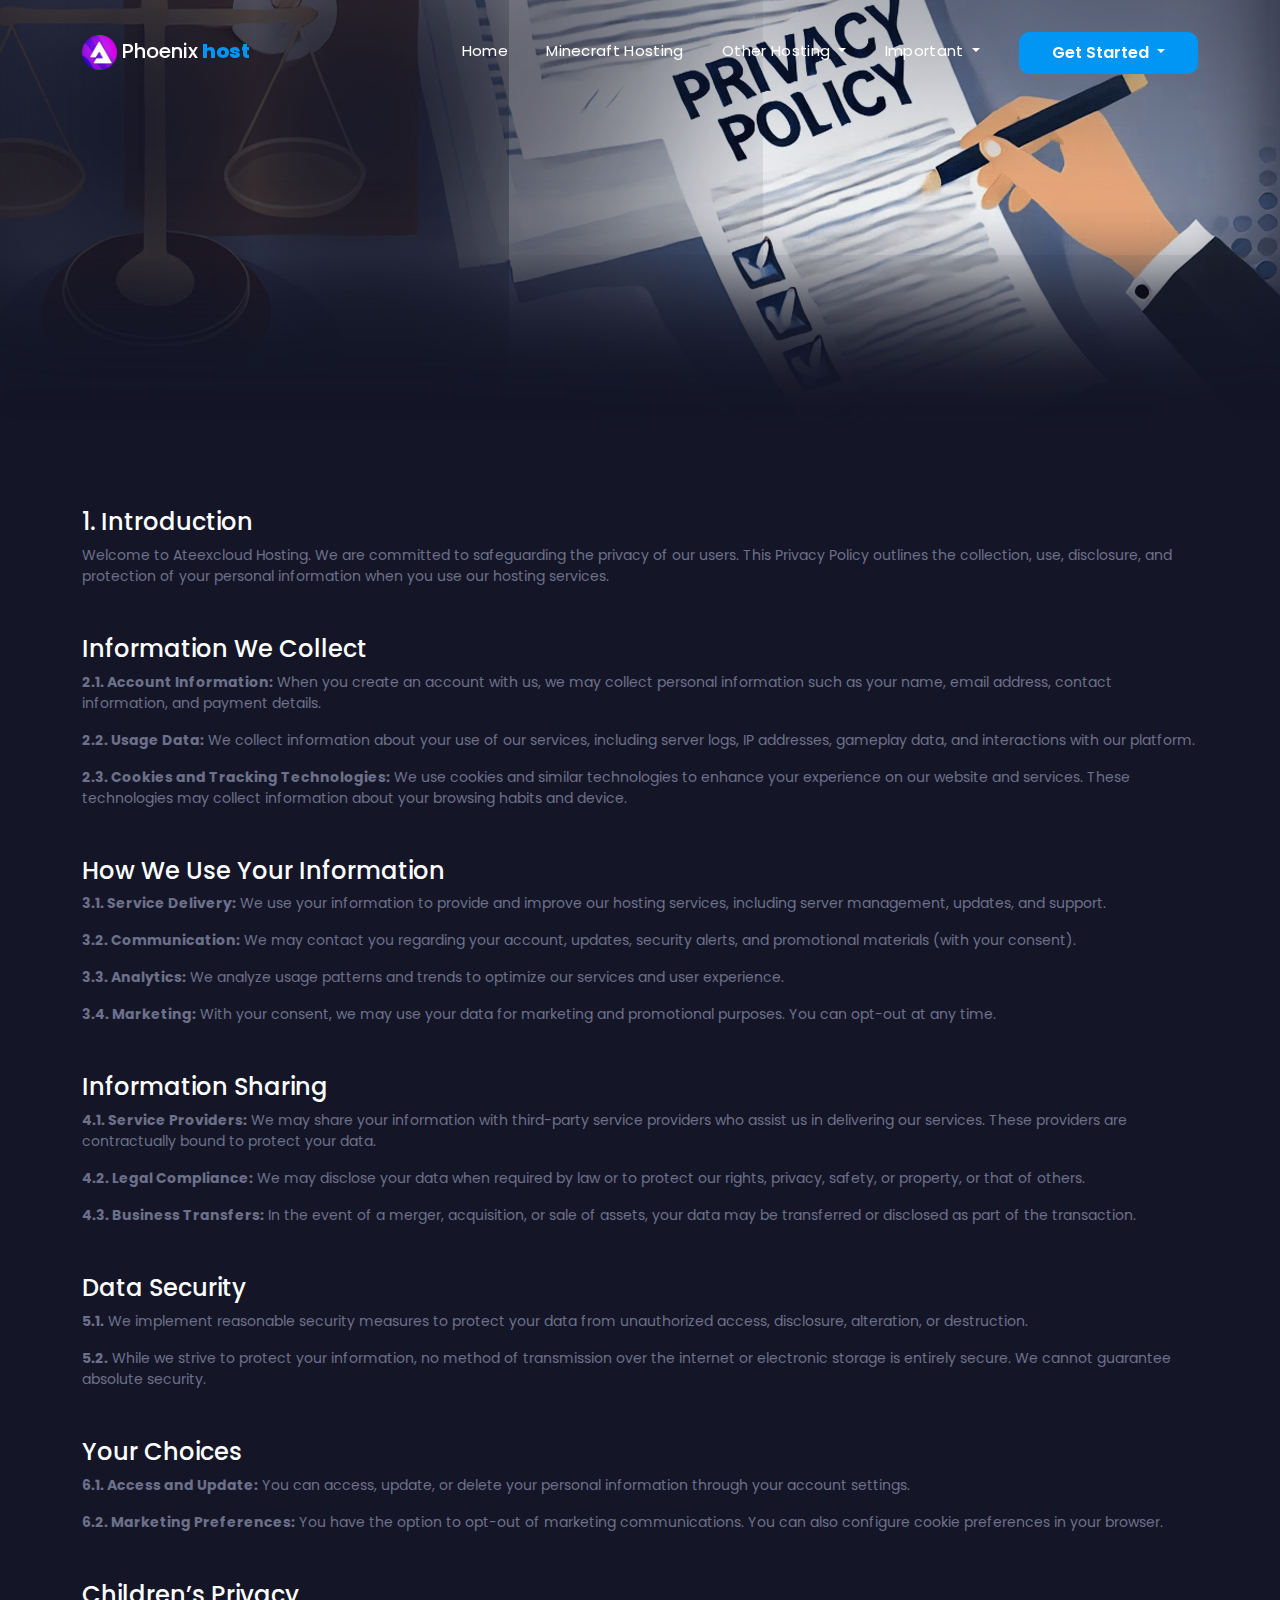
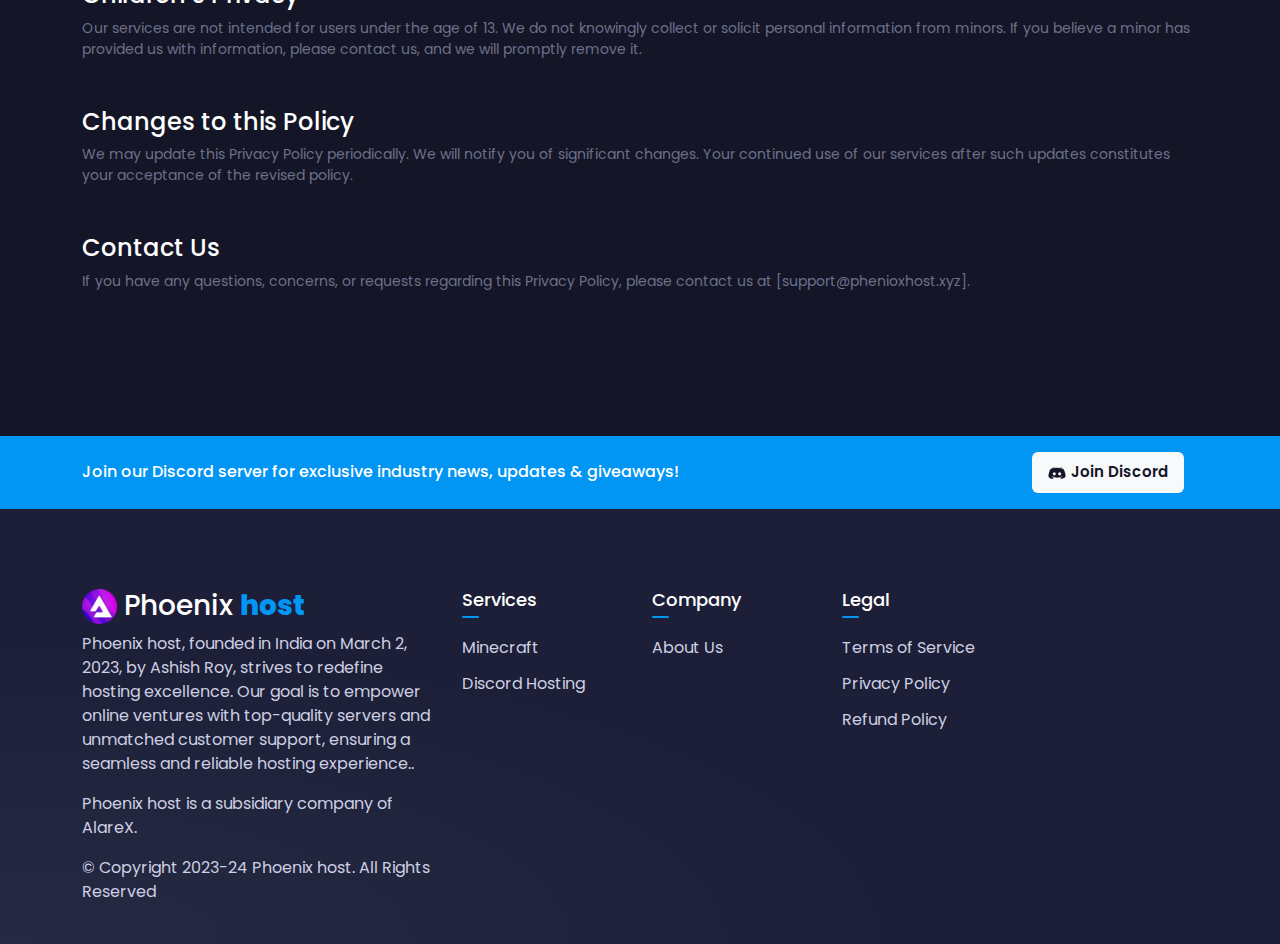
<file: privacy-policy/index.html>
<!DOCTYPE html>
<html lang="en">

<head>
    <meta http-equiv="X-UA-Compatible" content="IE=edge">
    <meta name="viewport" content="width=device-width, initial-scale=1">
    <title>Privacy Policy | Ateex Cloud</title>
    <link rel="icon" href="assets/images/logo.svg" type="image/svg+xml">
    <link rel="stylesheet" type="text/css" href="assets/css/bootstrap.min.css">
    <!-- Custom CSS -->
    <link rel="stylesheet" type="text/css" href="assets/css/custom.css">
    <style>
        .header {
            background: url("assets/images/header/privacy.png") no-repeat center center;
        }
    </style>
    <!-- SEO -->
    <meta name="theme-color" content="#141627">
    <meta name="author" content="Nikola Radišić [rade023.com]">
    <meta name="description" content="">
    <meta name="keywords" content="">
    <link href="" rel="canonical">
    <meta name="robots" content="index, follow">

    <!-- Open Graph / Facebook -->
    <meta property="og:locale" content="en-US">
    <meta property="og:type" content="website">
    <meta property="og:url" content="">
    <meta property="og:title" content="">
    <meta property="og:description" content="">
    <meta property="og:image" content="">
    <meta property="og:image:alt" content="">
    <meta property="og:image:width" content="1200">
    <meta property="og:image:height" content="600">

    <!-- Twitter -->
    <meta name="twitter:card" content="summary_large_image">
    <meta name="twitter:url" content="">
    <meta name="twitter:title" content="">
    <meta name="twitter:description" content="">
    <meta name="twitter:image" content="">
    <meta name="twitter:image:alt" content="">
</head>

<body>

    <!-- Navbar -->
     <!-- Navigation -->
     <nav id="navbar_top" class="navbar navbar-dark navbar-expand-lg fixed-top">
        <div class="container">
            <a class="navbar-brand" href="/">
			<img class="img-fluid" src="assets/images/logo.svg" alt="Phoenix host Logo">
			Phoenix<span> host</span>
		</a>
            <button class="navbar-toggler" type="button" data-bs-toggle="collapse" data-bs-target="#dinoNavbar" aria-controls="dinoNavbar" aria-expanded="false" aria-label="Toggle navigation">
	      	<span class="navbar-toggler-icon"></span>
	    </button>
            <div class="collapse navbar-collapse" id="dinoNavbar">
                <ul class="navbar-nav ms-auto mb-2 mb-lg-0">
                    <li class="nav-item">
                        <a class="nav-link" href="/">Home</a>
                    </li>
                    <li class="nav-item">
                        <a class="nav-link" href="/minecraft">Minecraft Hosting</a>
                    </li>
                    <li class="nav-item dropdown">
                        <a class="nav-link dropdown-toggle" href="#" role="button" data-bs-toggle="dropdown" aria-expanded="false">
		            	Other Hosting
		          	</a>
                        <ul class="dropdown-menu dropdown-menu-end">
                            <li><a class="dropdown-item" href="/discord-hosting/">Discord Hosting</a></li>
                        </ul>
                    </li>
                    <li class="nav-item dropdown">
                        <a class="nav-link dropdown-toggle" href="#" role="button" data-bs-toggle="dropdown" aria-expanded="false">
		            	Important
		          	</a>
                        <ul class="dropdown-menu dropdown-menu-end">
                            <li><a class="dropdown-item" href="/about-us">About Us</a></li>
                            <li><a class="dropdown-item" href="/terms-of-service">Terms of Service</a></li>
                            <li><a class="dropdown-item" href="/privacy-policy">Privacy Policy</a></li>
                            <li><a class="dropdown-item" href="/refund-policy">Refund Policy</a></li>
                        </ul>
                    </li>
                    <li class="nav-item">
                        <div class="dropdown text-center">
                            <a class="btn dropdown-toggle" id="panel" data-bs-toggle="dropdown" aria-expanded="false">
							Get Started
						</a>
                            <ul class="dropdown-menu dropdown-menu-end dropdown-menu-panel" aria-labelledby="panel">
                                <a class="dropdown-item" href="https://panel.phenoixhost.link/">									
                                    Game Panel <span class="d-block">Game Management</span>
							</a>
                                <hr class="dropdown-divider">
                                <a class="dropdown-item" href="https://freecp.Phoenix.host">									
								Try For Free <span class="d-block"> Free Dashboard </span>
							</a>
                            </ul>
                        </div>
                    </li>
                </ul>
            </div>
        </div>
    </nav>
    <!-- Header -->
    <div class="header">
        <div class="container h-100">
            <div class="row d-flex justify-content-start align-items-center h-100">
                <div class="col-lg-12 mt-5">
                    <h1>Privacy Policy</h2>
                        <p>Last Updated: 26st September 2024.</p>
                </div>
            </div>
        </div>
    </div>

    <!-- Legal -->
    <div class="legal py-6">
        <div class="container">
            <h2 class="mt-2">1. Introduction</h2>
            <p>Welcome to Ateexcloud Hosting. We are committed to safeguarding the privacy of our users. This Privacy Policy outlines the collection, use, disclosure, and protection of your personal information when you use our hosting services.</p>
            <div class="my-5"></div>
            <div class="my-5"></div>
            <h2 class="mt-3">Information We Collect</h2>
            <p><strong>2.1. Account Information:</strong> When you create an account with us, we may collect personal information such as your name, email address, contact information, and payment details.</p>
            <p><strong>2.2. Usage Data:</strong> We collect information about your use of our services, including server logs, IP addresses, gameplay data, and interactions with our platform.</p>
            <p><strong>2.3. Cookies and Tracking Technologies:</strong> We use cookies and similar technologies to enhance your experience on our website and services. These technologies may collect information about your browsing habits and device.</p>

            <div class="my-5"></div>
            <h2 class="mt-3">How We Use Your Information</h2>
            <p><strong>3.1. Service Delivery:</strong> We use your information to provide and improve our hosting services, including server management, updates, and support.</p>

            <p><strong>3.2. Communication:</strong> We may contact you regarding your account, updates, security alerts, and promotional materials (with your consent).</p>

            <p><strong>3.3. Analytics:</strong> We analyze usage patterns and trends to optimize our services and user experience.</p>

            <p><strong>3.4. Marketing:</strong> With your consent, we may use your data for marketing and promotional purposes. You can opt-out at any time.</p>

            <div class="my-5"></div>
            <h2 class="mt-3">Information Sharing</h2>
            <p><strong>4.1. Service Providers:</strong> We may share your information with third-party service providers who assist us in delivering our services. These providers are contractually bound to protect your data.</p>

            <p><strong>4.2. Legal Compliance:</strong> We may disclose your data when required by law or to protect our rights, privacy, safety, or property, or that of others.</p>

            <p><strong>4.3. Business Transfers:</strong> In the event of a merger, acquisition, or sale of assets, your data may be transferred or disclosed as part of the transaction.</p>

            <div class="my-5"></div>
            <h2 class="mt-3">Data Security</h2>
            <p><strong>5.1.</strong> We implement reasonable security measures to protect your data from unauthorized access, disclosure, alteration, or destruction.</p>

            <p><strong>5.2.</strong> While we strive to protect your information, no method of transmission over the internet or electronic storage is entirely secure. We cannot guarantee absolute security.</p>

            <div class="my-5"></div>
            <h2 class="mt-3">Your Choices</h2>
            <p><strong>6.1. Access and Update:</strong> You can access, update, or delete your personal information through your account settings.</p>

            <p><strong>6.2. Marketing Preferences:</strong> You have the option to opt-out of marketing communications. You can also configure cookie preferences in your browser.</p>

            <div class="my-5"></div>
            <h2 class="mt-3">Children’s Privacy</h2>
            <p>Our services are not intended for users under the age of 13. We do not knowingly collect or solicit personal information from minors. If you believe a minor has provided us with information, please contact us, and we will promptly remove it.</p>

            <div class="my-5"></div>
            <h2 class="mt-3">Changes to this Policy</h2>
            <p>We may update this Privacy Policy periodically. We will notify you of significant changes. Your continued use of our services after such updates constitutes your acceptance of the revised policy.</p>

            <div class="my-5"></div>
            <h2 class="mt-3">Contact Us</h2>
            <p>If you have any questions, concerns, or requests regarding this Privacy Policy, please contact us at [support@phenioxhost.xyz].</p>
        </div>
    </div>
    <div class="my-5"></div>

    <!-- Footer -->
    <div class="discord-label py-3">
        <div class="container">
            <div class="row d-flex justify-content-between align-items-center">
                <div class="col-lg-8">
                    <p class="mb-0">Join our Discord server for exclusive industry news, updates & giveaways!</p>
                </div>
                <div class="col-lg-2">
                    <a href="https://discord.gg/phoenixhost" class="btn bg-light"><svg class="discord-icon" enable-background="new 0 0 512 512" height="512" viewBox="0 0 512 512" width="512" xmlns="http://www.w3.org/2000/svg"><path id="Icon" d="m133.408 346.261c95.35 37.211 176.493 44.459 268.445-13.461-.674 1.011-18.863 27.958-66.695 41.768 10.105 13.811 23.916 29.642 23.916 29.642 30.653 0 60.632-8.758 86.568-25.6 20.211-13.474 31.663-36.716 29.305-60.968-4.042-41.432-13.811-81.853-28.968-120.589-19.2-50.526-65.347-85.558-118.905-90.611-4.716-.337-8.084-.337-10.105-.337l-5.389 5.389c61.642 17.516 92.295 44.8 92.968 45.811-94.653-47.832-206.484-48.505-301.811-2.021 0 0 30.316-29.979 97.347-45.811l-4.042-4.042c-7.074 0-13.811.674-20.884 1.684-49.516 8.421-90.947 42.442-108.8 89.263-15.495 40.421-25.6 82.863-29.305 125.979-2.021 22.905 8.758 45.474 27.621 58.611 24.926 16.505 54.568 25.263 84.547 25.263 0 0 12.126-15.832 24.253-29.979-45.474-13.474-64-40.421-64.337-41.432l8.558 4.37c5.116 2.614 10.361 4.982 15.713 7.071zm52.866-29.293c-21.895-.674-39.074-19.2-38.4-41.432.674-20.884 17.516-37.726 38.4-38.4 21.895.674 39.074 19.2 38.4 41.432-1.011 20.885-17.516 37.727-38.4 38.4zm137.431 0c-21.895-.674-39.074-19.2-38.4-41.432.674-20.884 17.516-37.726 38.4-38.4 21.895.674 39.074 19.2 38.4 41.432-.673 20.885-17.516 37.727-38.4 38.4z"/></svg> Join Discord</a>
                </div>
            </div>
        </div>
    </div>
    <footer class="pt-6 pb-4">
        <div class="container">
            <div class="row">
                <div class="col-lg-4">
                    <h3>
                        <img class="img-fluid" src="assets/images/logo.svg" alt="Kaarma host Footer Logo"> Phoenix
                        <span class="blue"> host</span>
                    </h3>
                    <p>Phoenix host, founded in India on March 2, 2023, by Ashish Roy, strives to redefine hosting excellence. Our goal is to empower online ventures with top-quality servers and unmatched customer support, ensuring a seamless and reliable
                        hosting experience..</p>
                    <p>Phoenix host is a subsidiary company of AlareX.</p>
                    <p class="copy">&copy; Copyright 2023-24 Phoenix host. All Rights Reserved</p>
                </div>
                <div class="col-lg-8">
                    <div class="row">
                        <div class="col-lg-3 col-md-3 col-sm-6">
                            <h4>Services</h4>
                            <ul>
                                <li><a href="/minecraft/">Minecraft</a></li>
                                <li><a href="discord-hosting">Discord Hosting</a></li>


                            </ul>
                        </div>
                        <div class="col-lg-3 col-md-3 col-sm-6">
                            <h4>Company</h4>
                            <ul>
                                <li><a href="/about-us/">About Us</a></li>
                            </ul>
                        </div>
                        <div class="col-lg-3 col-md-3 col-sm-6">
                            <h4>Legal</h4>
                            <ul>
                                <li><a href="/terms-of-service/">Terms of Service</a></li>
                                <li><a href="/privacy-policy">Privacy Policy</a></li>
                                <li><a href="/refund-policy">Refund Policy</a></li>
                            </ul>
                        </div>
                    </div>
                </div>
            </div>
        </div>
    </footer>
    <script src="assets/js/jquery.min.js"></script>
    <script src="assets/js/bootstrap.bundle.min.js"></script>
    <script src="assets/js/custom.js"></script>
</body>

</html>
</file>
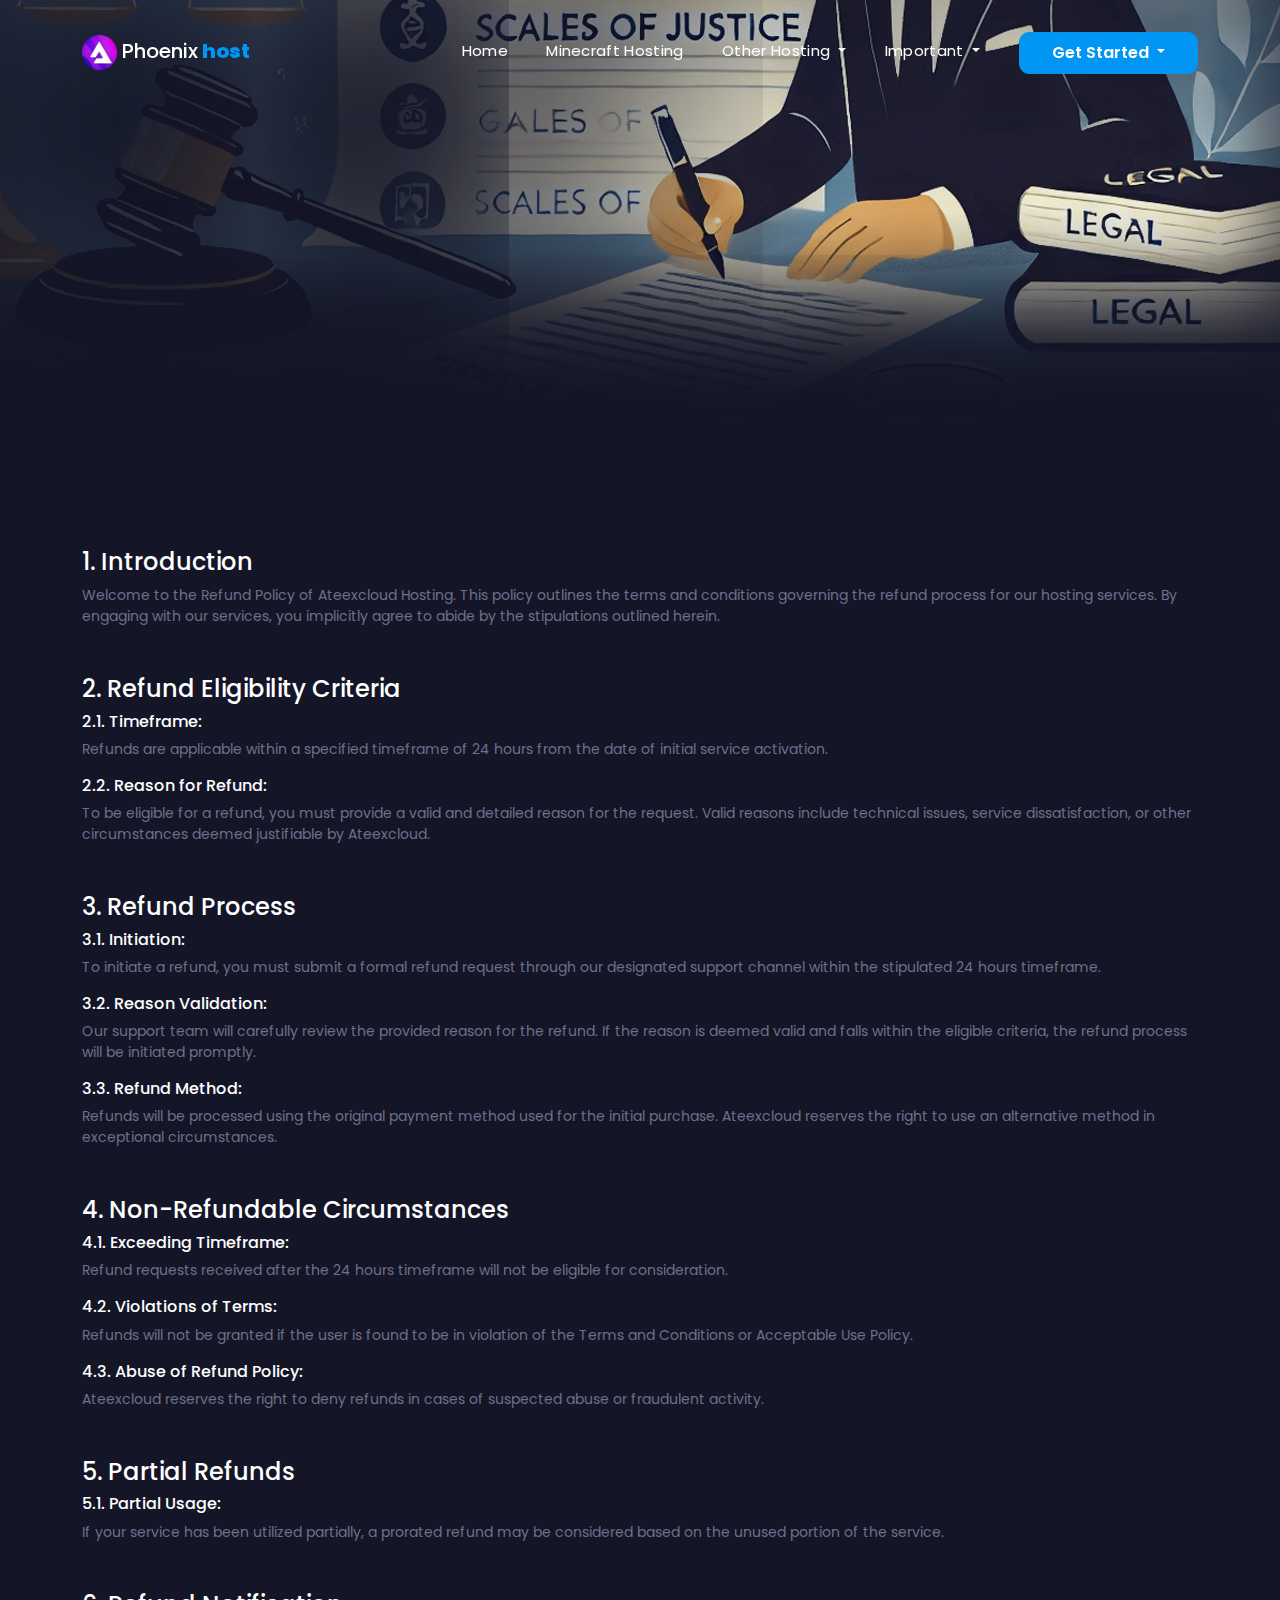
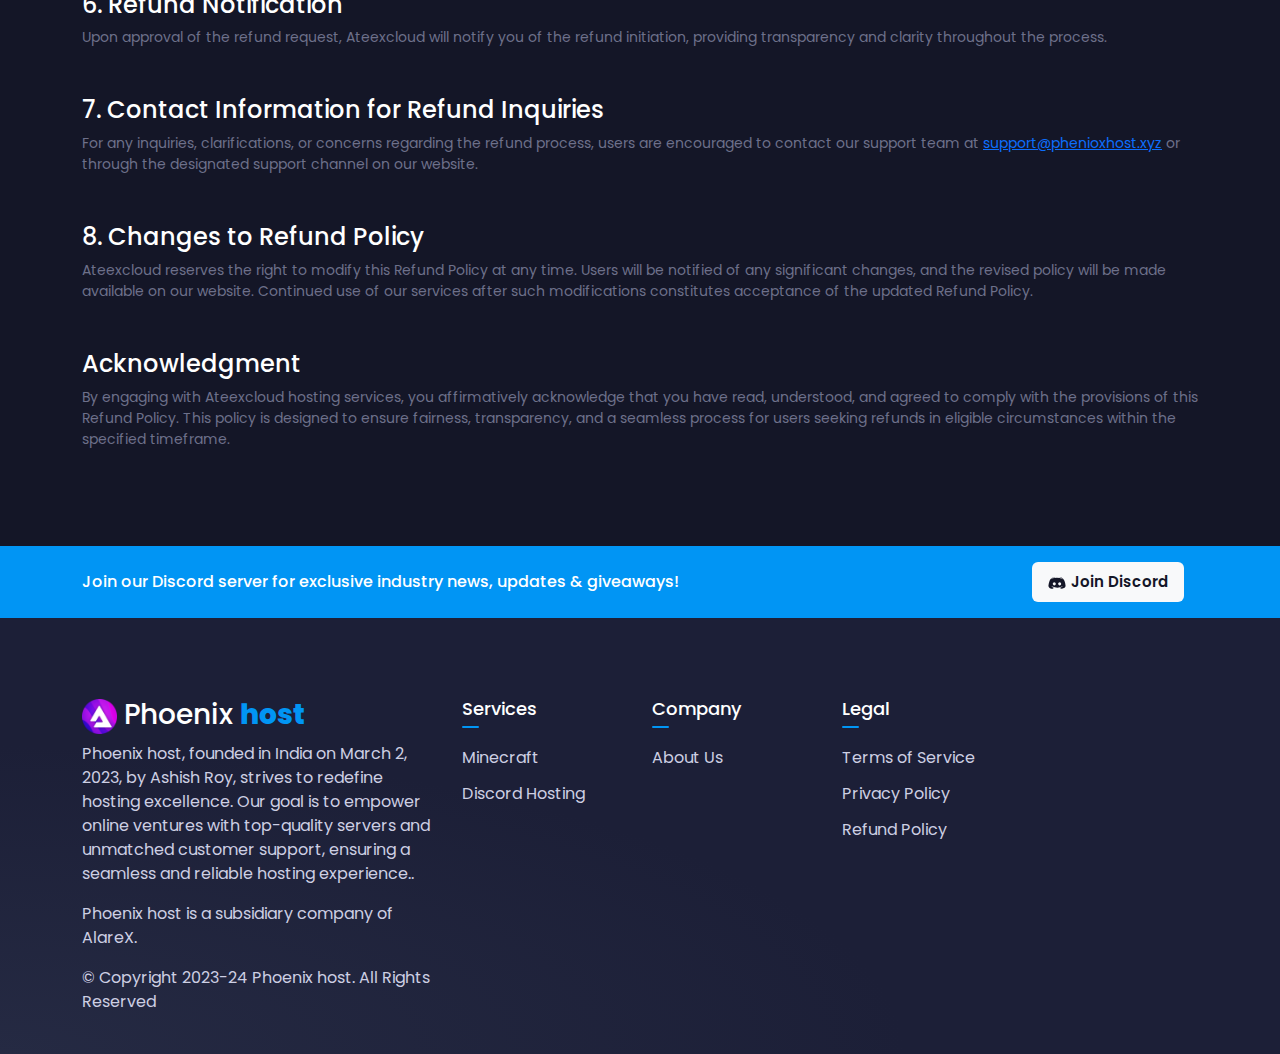
<file: refund-policy/index.html>
<!DOCTYPE html>
<html lang="en">

<head>
    <meta http-equiv="X-UA-Compatible" content="IE=edge">
    <meta name="viewport" content="width=device-width, initial-scale=1">
    <title>Terms of Service | Ateex Cloud</title>
    <link rel="icon" href="assets/images/logo.svg" type="image/svg+xml">
    <link rel="stylesheet" type="text/css" href="assets/css/bootstrap.min.css">
    <!-- Custom CSS -->
    <link rel="stylesheet" type="text/css" href="assets/css/custom.css">
    <style>
        .header {
            background: url("assets/images/header/terms.png") no-repeat center center;
        }
    </style>
    <!-- SEO -->
    <meta name="theme-color" content="#141627">
    <meta name="author" content="Nikola Radišić [rade023.com]">
    <meta name="description" content="">
    <meta name="keywords" content="">
    <link href="" rel="canonical">
    <meta name="robots" content="index, follow">

    <!-- Open Graph / Facebook -->
    <meta property="og:locale" content="en-US">
    <meta property="og:type" content="website">
    <meta property="og:url" content="">
    <meta property="og:title" content="">
    <meta property="og:description" content="">
    <meta property="og:image" content="">
    <meta property="og:image:alt" content="">
    <meta property="og:image:width" content="1200">
    <meta property="og:image:height" content="600">

    <!-- Twitter -->
    <meta name="twitter:card" content="summary_large_image">
    <meta name="twitter:url" content="">
    <meta name="twitter:title" content="">
    <meta name="twitter:description" content="">
    <meta name="twitter:image" content="">
    <meta name="twitter:image:alt" content="">
</head>

<body>

    <!-- Navbar -->
      <!-- Navigation -->
      <nav id="navbar_top" class="navbar navbar-dark navbar-expand-lg fixed-top">
        <div class="container">
            <a class="navbar-brand" href="/">
			<img class="img-fluid" src="assets/images/logo.svg" alt="Phoenix host Logo">
			Phoenix<span> host</span>
		</a>
            <button class="navbar-toggler" type="button" data-bs-toggle="collapse" data-bs-target="#dinoNavbar" aria-controls="dinoNavbar" aria-expanded="false" aria-label="Toggle navigation">
	      	<span class="navbar-toggler-icon"></span>
	    </button>
            <div class="collapse navbar-collapse" id="dinoNavbar">
                <ul class="navbar-nav ms-auto mb-2 mb-lg-0">
                    <li class="nav-item">
                        <a class="nav-link" href="/">Home</a>
                    </li>
                    <li class="nav-item">
                        <a class="nav-link" href="/minecraft">Minecraft Hosting</a>
                    </li>
                    <li class="nav-item dropdown">
                        <a class="nav-link dropdown-toggle" href="#" role="button" data-bs-toggle="dropdown" aria-expanded="false">
		            	Other Hosting
		          	</a>
                        <ul class="dropdown-menu dropdown-menu-end">
                            <li><a class="dropdown-item" href="/discord-hosting/">Discord Hosting</a></li>
                        </ul>
                    </li>
                    <li class="nav-item dropdown">
                        <a class="nav-link dropdown-toggle" href="#" role="button" data-bs-toggle="dropdown" aria-expanded="false">
		            	Important
		          	</a>
                        <ul class="dropdown-menu dropdown-menu-end">
                            <li><a class="dropdown-item" href="/about-us">About Us</a></li>
                            <li><a class="dropdown-item" href="/terms-of-service">Terms of Service</a></li>
                            <li><a class="dropdown-item" href="/privacy-policy">Privacy Policy</a></li>
                            <li><a class="dropdown-item" href="/refund-policy">Refund Policy</a></li>
                        </ul>
                    </li>
                    <li class="nav-item">
                        <div class="dropdown text-center">
                            <a class="btn dropdown-toggle" id="panel" data-bs-toggle="dropdown" aria-expanded="false">
							Get Started
						</a>
                            <ul class="dropdown-menu dropdown-menu-end dropdown-menu-panel" aria-labelledby="panel">
                                <a class="dropdown-item" href="https://panel.phenoixhost.link/">									
                                    Game Panel <span class="d-block">Game Management</span>
							</a>
                                <hr class="dropdown-divider">
                                <a class="dropdown-item" href="https://freecp.Phoenix.host">									
								Try For Free <span class="d-block"> Free Dashboard </span>
							</a>
                            </ul>
                        </div>
                    </li>
                </ul>
            </div>
        </div>
    </nav>
    <!-- Header -->
    <div class="header">
        <div class="container h-100">
            <div class="row d-flex justify-content-start align-items-center h-100">
                <div class="col-lg-12 mt-5">
                    <h1>Refund Policy</h2>
                        <p>Last Updated: 26st September 2024.</p>
                </div>
            </div>
        </div>
    </div>

    <!-- Legal -->
    <div class="legal py-6">
        <div class="container">
            <div class="my-5"></div>
            <div class="my-5"></div>
            <h4 class="mt-3">1. Introduction</h2>
                <p>Welcome to the Refund Policy of Ateexcloud Hosting. This policy outlines the terms and conditions governing the refund process for our hosting services. By engaging with our services, you implicitly agree to abide by the stipulations outlined
                    herein.</p>

                <div class="my-5"></div>
                <h4 class="mt-3">2. Refund Eligibility Criteria</h2>
                    <h6>2.1. Timeframe:</h4>
                <p>Refunds are applicable within a specified timeframe of 24 hours from the date of initial service activation.</p>

                <h6>2.2. Reason for Refund:</h4>
            <p>To be eligible for a refund, you must provide a valid and detailed reason for the request. Valid reasons include technical issues, service dissatisfaction, or other circumstances deemed justifiable by Ateexcloud.</p>

            <div class="my-5"></div>
            <h4 class="mt-3">3. Refund Process</h2>
                <h6>3.1. Initiation:</h4>
            <p>To initiate a refund, you must submit a formal refund request through our designated support channel within the stipulated 24 hours timeframe.</p>

            <h6>3.2. Reason Validation:</h4>
                <p>Our support team will carefully review the provided reason for the refund. If the reason is deemed valid and falls within the eligible criteria, the refund process will be initiated promptly.</p>

                <h6>3.3. Refund Method:</h4>
                    <p>Refunds will be processed using the original payment method used for the initial purchase. Ateexcloud reserves the right to use an alternative method in exceptional circumstances.</p>

                    <div class="my-5"></div>
                    <h4 class="mt-3">4. Non-Refundable Circumstances</h2>
                        <h6>4.1. Exceeding Timeframe:</h4>
                    <p>Refund requests received after the 24 hours timeframe will not be eligible for consideration.</p>

                    <h6>4.2. Violations of Terms:</h4>
                        <p>Refunds will not be granted if the user is found to be in violation of the Terms and Conditions or Acceptable Use Policy.</p>

                        <h6>4.3. Abuse of Refund Policy:</h4>
                            <p>Ateexcloud reserves the right to deny refunds in cases of suspected abuse or fraudulent activity.</p>

                            <div class="my-5"></div>
                            <h4 class="mt-3">5. Partial Refunds</h2>
                                <h6>5.1. Partial Usage:</h4>
                            <p>If your service has been utilized partially, a prorated refund may be considered based on the unused portion of the service.</p>

                            <div class="my-5"></div>
                            <h2 class="mt-3">6. Refund Notification</h2>
                            <p>Upon approval of the refund request, Ateexcloud will notify you of the refund initiation, providing transparency and clarity throughout the process.</p>

                            <div class="my-5"></div>
                            <h2 class="mt-3">7. Contact Information for Refund Inquiries</h2>
                            <p>For any inquiries, clarifications, or concerns regarding the refund process, users are encouraged to contact our support team at <a href="mailto:support@phenioxhost.xyz">support@phenioxhost.xyz</a> or through the designated support
                                channel on our website.</p>

                            <div class="my-5"></div>
                            <h2 class="mt-3">8. Changes to Refund Policy</h2>
                            <p>Ateexcloud reserves the right to modify this Refund Policy at any time. Users will be notified of any significant changes, and the revised policy will be made available on our website. Continued use of our services after such
                                modifications constitutes acceptance of the updated Refund Policy.</p>

                            <div class="my-5"></div>
                            <h2 class="mt-3">Acknowledgment</h2>
                            <p>By engaging with Ateexcloud hosting services, you affirmatively acknowledge that you have read, understood, and agreed to comply with the provisions of this Refund Policy. This policy is designed to ensure fairness, transparency,
                                and a seamless process for users seeking refunds in eligible circumstances within the specified timeframe.</p>


        </div>
    </div>

        <!-- Footer -->
        <div class="discord-label py-3">    
            <div class="container">
                <div class="row d-flex justify-content-between align-items-center">
                    <div class="col-lg-8">
                        <p class="mb-0">Join our Discord server for exclusive industry news, updates & giveaways!</p>
                    </div>
                    <div class="col-lg-2">
                        <a href="https://discord.gg/phoenixhost" class="btn bg-light"><svg class="discord-icon" enable-background="new 0 0 512 512" height="512" viewBox="0 0 512 512" width="512" xmlns="http://www.w3.org/2000/svg"><path id="Icon" d="m133.408 346.261c95.35 37.211 176.493 44.459 268.445-13.461-.674 1.011-18.863 27.958-66.695 41.768 10.105 13.811 23.916 29.642 23.916 29.642 30.653 0 60.632-8.758 86.568-25.6 20.211-13.474 31.663-36.716 29.305-60.968-4.042-41.432-13.811-81.853-28.968-120.589-19.2-50.526-65.347-85.558-118.905-90.611-4.716-.337-8.084-.337-10.105-.337l-5.389 5.389c61.642 17.516 92.295 44.8 92.968 45.811-94.653-47.832-206.484-48.505-301.811-2.021 0 0 30.316-29.979 97.347-45.811l-4.042-4.042c-7.074 0-13.811.674-20.884 1.684-49.516 8.421-90.947 42.442-108.8 89.263-15.495 40.421-25.6 82.863-29.305 125.979-2.021 22.905 8.758 45.474 27.621 58.611 24.926 16.505 54.568 25.263 84.547 25.263 0 0 12.126-15.832 24.253-29.979-45.474-13.474-64-40.421-64.337-41.432l8.558 4.37c5.116 2.614 10.361 4.982 15.713 7.071zm52.866-29.293c-21.895-.674-39.074-19.2-38.4-41.432.674-20.884 17.516-37.726 38.4-38.4 21.895.674 39.074 19.2 38.4 41.432-1.011 20.885-17.516 37.727-38.4 38.4zm137.431 0c-21.895-.674-39.074-19.2-38.4-41.432.674-20.884 17.516-37.726 38.4-38.4 21.895.674 39.074 19.2 38.4 41.432-.673 20.885-17.516 37.727-38.4 38.4z"/></svg> Join Discord</a>
                    </div>
                </div>
            </div>
        </div>
        <footer class="pt-6 pb-4">
            <div class="container">
                <div class="row">
                    <div class="col-lg-4">
                        <h3>
                            <img class="img-fluid" src="assets/images/logo.svg" alt="Kaarma host Footer Logo"> Phoenix
                            <span class="blue"> host</span>
                        </h3>
                        <p>Phoenix host, founded in India on March 2, 2023, by Ashish Roy, strives to redefine hosting excellence. Our goal is to empower online ventures with top-quality servers and unmatched customer support, ensuring a seamless and reliable
                            hosting experience..</p>
                        <p>Phoenix host is a subsidiary company of AlareX.</p>
                        <p class="copy">&copy; Copyright 2023-24 Phoenix host. All Rights Reserved</p>
                    </div>
                    <div class="col-lg-8">
                        <div class="row">
                            <div class="col-lg-3 col-md-3 col-sm-6">
                                <h4>Services</h4>
                                <ul>
                                    <li><a href="/minecraft/">Minecraft</a></li>
                                    <li><a href="discord-hosting">Discord Hosting</a></li>


                                </ul>
                            </div>
                            <div class="col-lg-3 col-md-3 col-sm-6">
                                <h4>Company</h4>
                                <ul>
                                    <li><a href="/about-us/">About Us</a></li>
                                </ul>
                            </div>
                            <div class="col-lg-3 col-md-3 col-sm-6">
                                <h4>Legal</h4>
                                <ul>
                                    <li><a href="/terms-of-service/">Terms of Service</a></li>
                                    <li><a href="/privacy-policy">Privacy Policy</a></li>
                                    <li><a href="/refund-policy">Refund Policy</a></li>
                                </ul>
                            </div>
                        </div>
                    </div>
                </div>
            </div>
        </footer>
    <script src="assets/js/jquery.min.js"></script>
    <script src="assets/js/bootstrap.bundle.min.js"></script>
    <script src="assets/js/custom.js"></script>
</body>

</html>
</file>
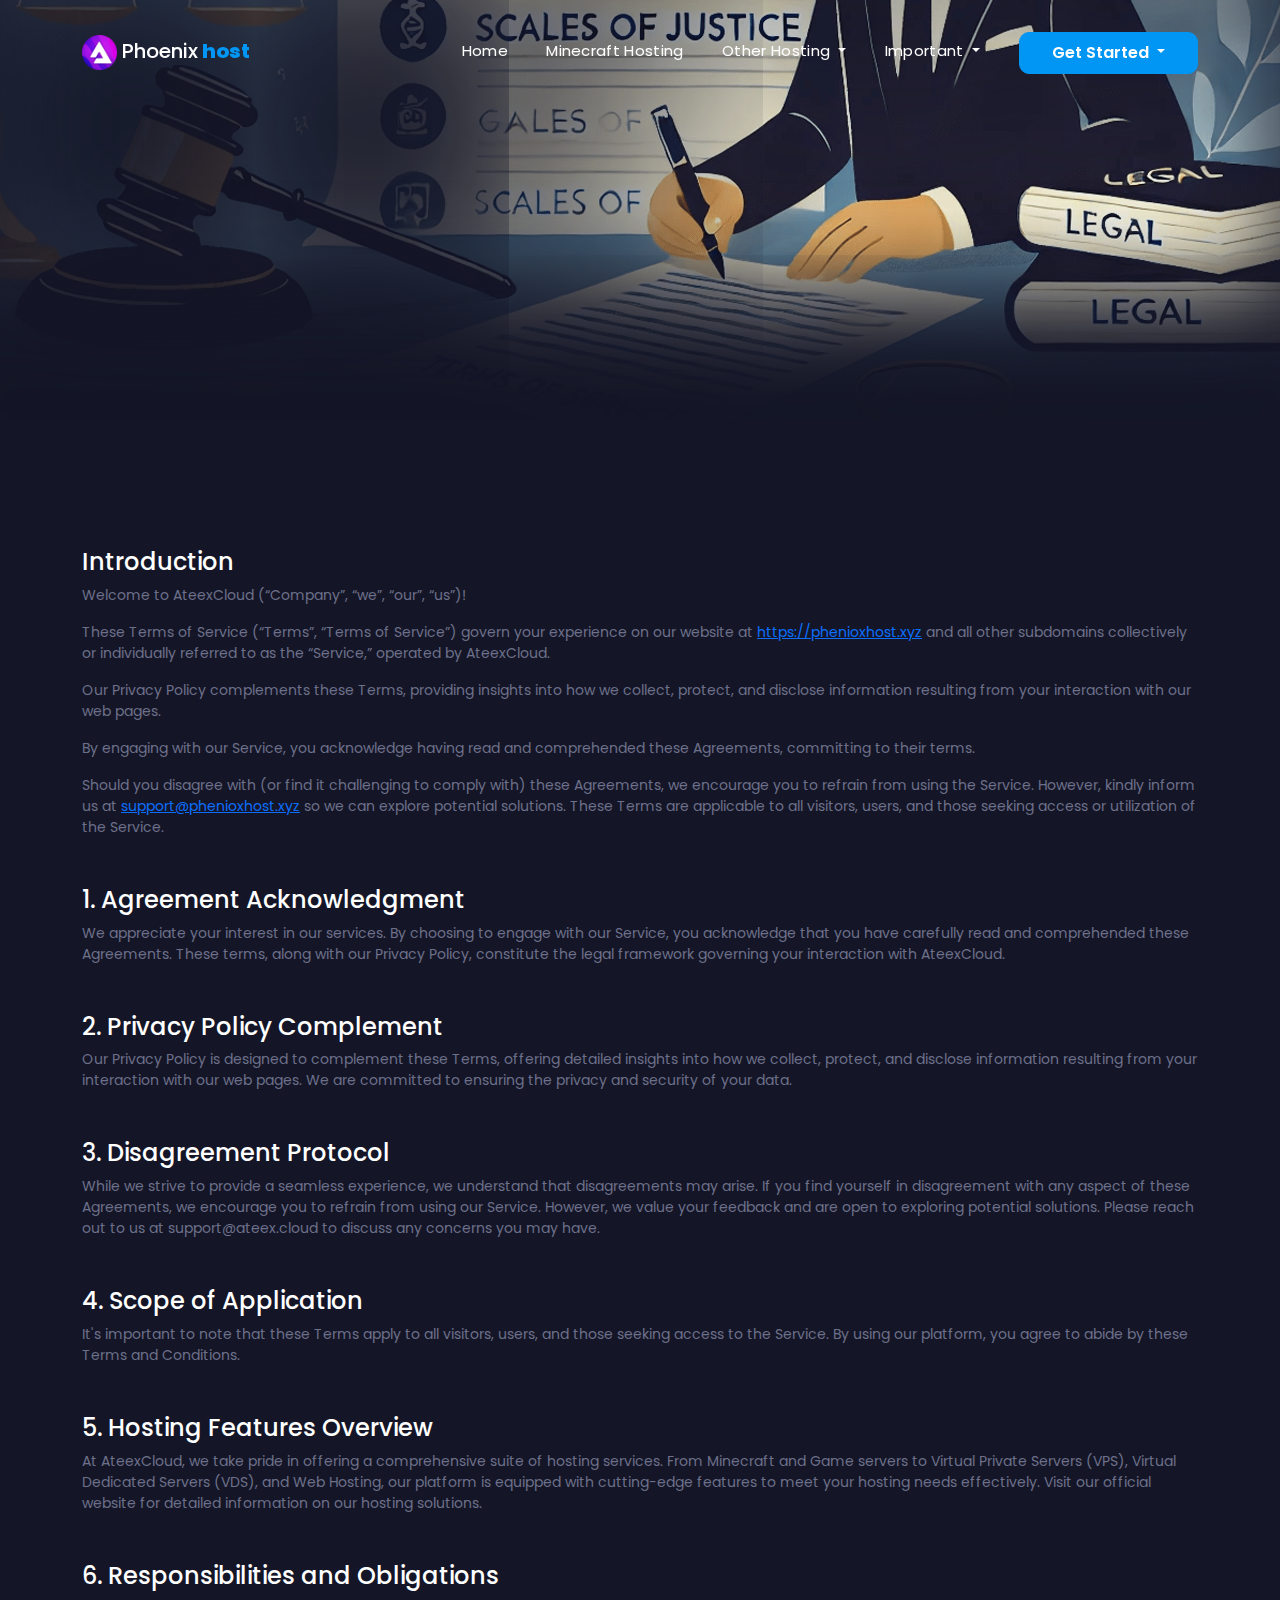
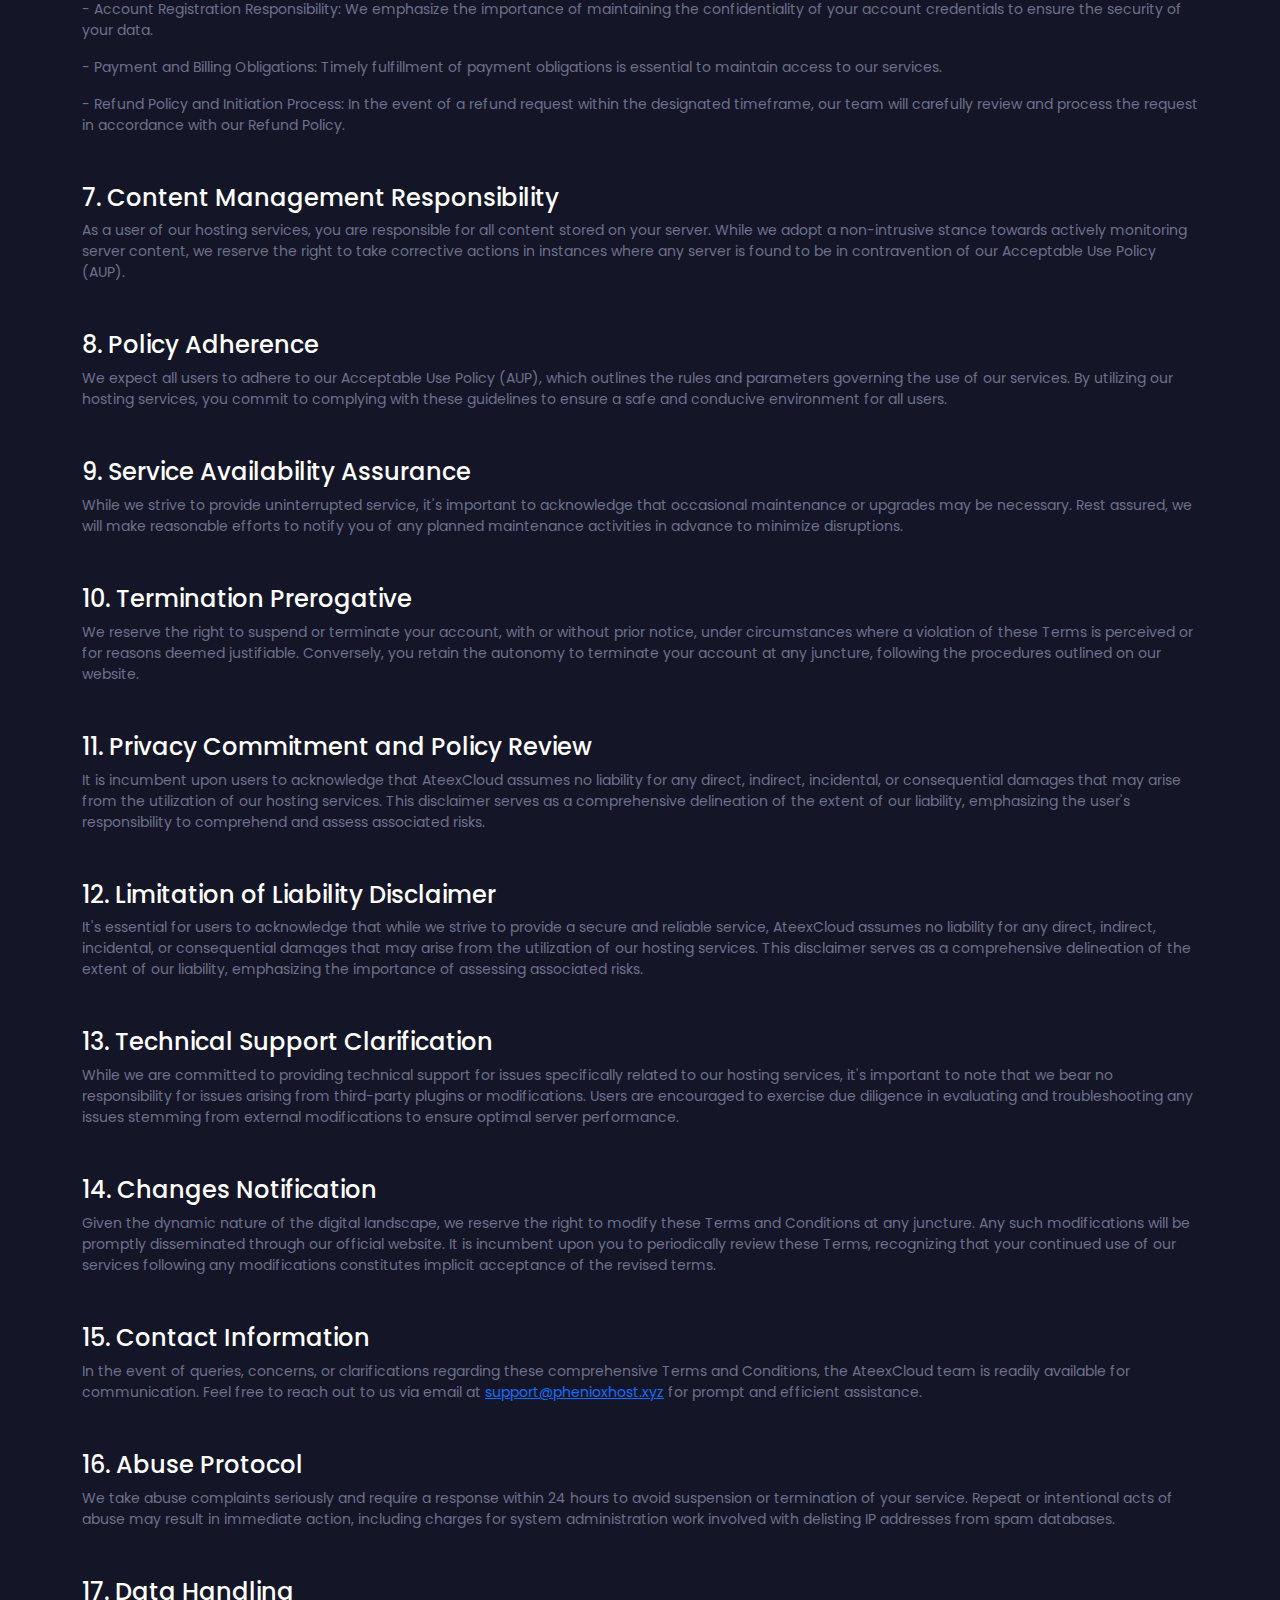
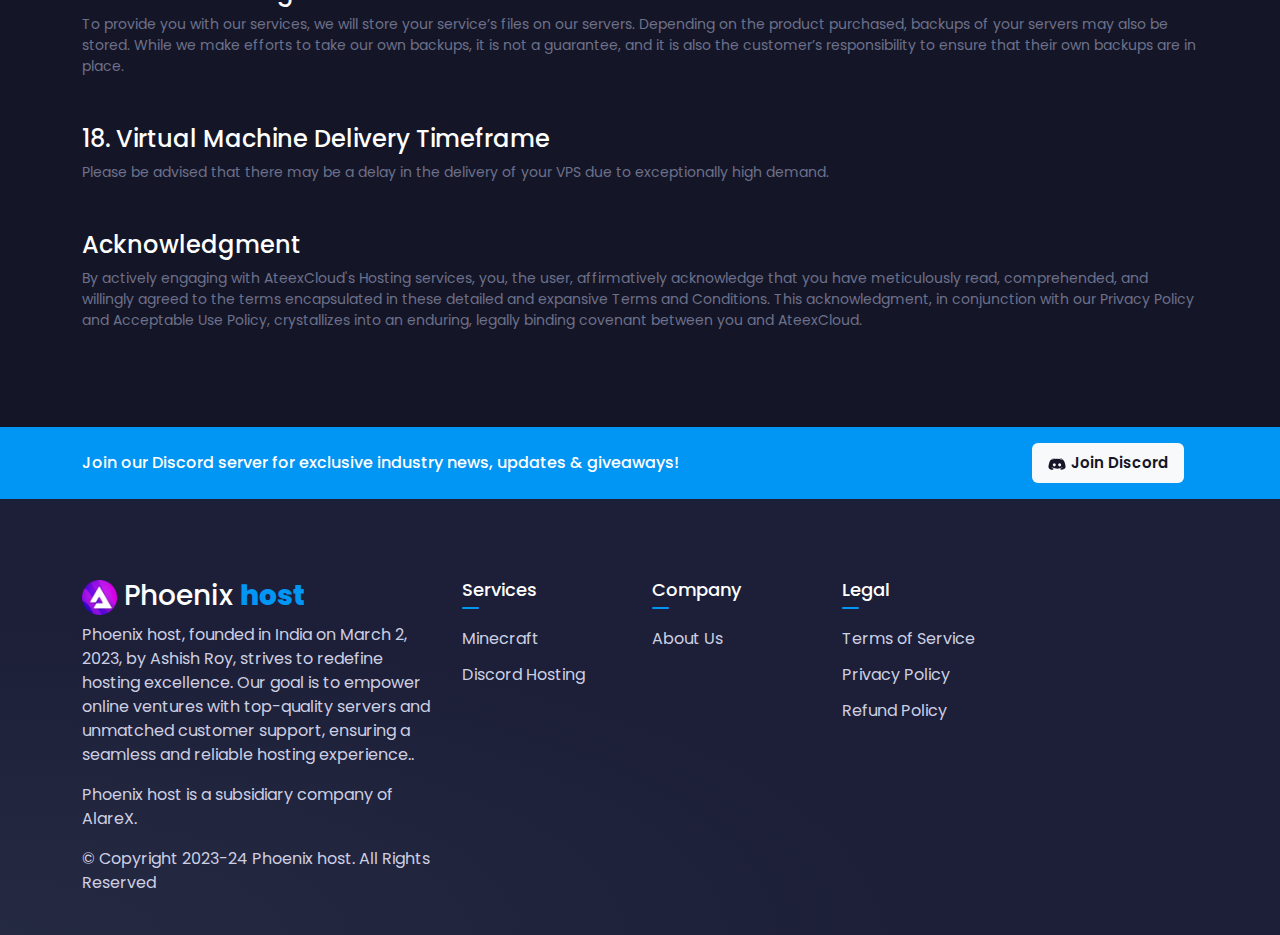
<file: terms-of-service/index.html>
<!DOCTYPE html>
<html lang="en">

<head>
    <meta http-equiv="X-UA-Compatible" content="IE=edge">
    <meta name="viewport" content="width=device-width, initial-scale=1">
    <title>Terms of Service | Ateex Cloud</title>
    <link rel="icon" href="assets/images/logo.svg" type="image/svg+xml">
    <link rel="stylesheet" type="text/css" href="assets/css/bootstrap.min.css">
    <!-- Custom CSS -->
    <link rel="stylesheet" type="text/css" href="assets/css/custom.css">
    <style>
        .header {
            background: url("assets/images/header/terms.png") no-repeat center center;
        }
    </style>
    <!-- SEO -->
    <meta name="theme-color" content="#141627">
    <meta name="author" content="Nikola Radišić [rade023.com]">
    <meta name="description" content="">
    <meta name="keywords" content="">
    <link href="" rel="canonical">
    <meta name="robots" content="index, follow">

    <!-- Open Graph / Facebook -->
    <meta property="og:locale" content="en-US">
    <meta property="og:type" content="website">
    <meta property="og:url" content="">
    <meta property="og:title" content="">
    <meta property="og:description" content="">
    <meta property="og:image" content="">
    <meta property="og:image:alt" content="">
    <meta property="og:image:width" content="1200">
    <meta property="og:image:height" content="600">

    <!-- Twitter -->
    <meta name="twitter:card" content="summary_large_image">
    <meta name="twitter:url" content="">
    <meta name="twitter:title" content="">
    <meta name="twitter:description" content="">
    <meta name="twitter:image" content="">
    <meta name="twitter:image:alt" content="">
</head>

<body>

    <!-- Navbar -->
     <!-- Navigation -->
     <nav id="navbar_top" class="navbar navbar-dark navbar-expand-lg fixed-top">
        <div class="container">
            <a class="navbar-brand" href="/">
			<img class="img-fluid" src="assets/images/logo.svg" alt="Phoenix host Logo">
			Phoenix<span> host</span>
		</a>
            <button class="navbar-toggler" type="button" data-bs-toggle="collapse" data-bs-target="#dinoNavbar" aria-controls="dinoNavbar" aria-expanded="false" aria-label="Toggle navigation">
	      	<span class="navbar-toggler-icon"></span>
	    </button>
            <div class="collapse navbar-collapse" id="dinoNavbar">
                <ul class="navbar-nav ms-auto mb-2 mb-lg-0">
                    <li class="nav-item">
                        <a class="nav-link" href="/">Home</a>
                    </li>
                    <li class="nav-item">
                        <a class="nav-link" href="/minecraft">Minecraft Hosting</a>
                    </li>
                    <li class="nav-item dropdown">
                        <a class="nav-link dropdown-toggle" href="#" role="button" data-bs-toggle="dropdown" aria-expanded="false">
		            	Other Hosting
		          	</a>
                        <ul class="dropdown-menu dropdown-menu-end">
                            <li><a class="dropdown-item" href="/discord-hosting/">Discord Hosting</a></li>
                        </ul>
                    </li>
                    <li class="nav-item dropdown">
                        <a class="nav-link dropdown-toggle" href="#" role="button" data-bs-toggle="dropdown" aria-expanded="false">
		            	Important
		          	</a>
                        <ul class="dropdown-menu dropdown-menu-end">
                            <li><a class="dropdown-item" href="/about-us">About Us</a></li>
                            <li><a class="dropdown-item" href="/terms-of-service">Terms of Service</a></li>
                            <li><a class="dropdown-item" href="/privacy-policy">Privacy Policy</a></li>
                            <li><a class="dropdown-item" href="/refund-policy">Refund Policy</a></li>
                        </ul>
                    </li>
                    <li class="nav-item">
                        <div class="dropdown text-center">
                            <a class="btn dropdown-toggle" id="panel" data-bs-toggle="dropdown" aria-expanded="false">
							Get Started
						</a>
                            <ul class="dropdown-menu dropdown-menu-end dropdown-menu-panel" aria-labelledby="panel">
                                <a class="dropdown-item" href="https://panel.phenoixhost.link/">									
                                    Game Panel <span class="d-block">Game Management</span>
							</a>
                                <hr class="dropdown-divider">
                                <a class="dropdown-item" href="https://freecp.Phoenix.host">									
								Try For Free <span class="d-block"> Free Dashboard </span>
							</a>
                            </ul>
                        </div>
                    </li>
                </ul>
            </div>
        </div>
    </nav>
    <!-- Header -->
    <div class="header">
        <div class="container h-100">
            <div class="row d-flex justify-content-start align-items-center h-100">
                <div class="col-lg-12 mt-5">
                    <h1>Terms of Service</h2>
                        <p>Last Updated: 26st September 2024.</p>
                </div>
            </div>
        </div>
    </div>

    <!-- Legal -->
    <div class="legal py-6">
        <div class="container">
            <div class="my-5"></div>
            <h2 class="mt-3">Introduction</h2>
            <p>Welcome to AteexCloud (“Company”, “we”, “our”, “us”)!</p>
            <p>These Terms of Service (“Terms”, “Terms of Service”) govern your experience on our website at <a href="https://phenioxhost.xyz">https://phenioxhost.xyz</a> and all other subdomains collectively or individually referred to as the “Service,” operated
                by AteexCloud.</p>
            <p>Our Privacy Policy complements these Terms, providing insights into how we collect, protect, and disclose information resulting from your interaction with our web pages.</p>
            <p>By engaging with our Service, you acknowledge having read and comprehended these Agreements, committing to their terms.</p>
            <p>Should you disagree with (or find it challenging to comply with) these Agreements, we encourage you to refrain from using the Service. However, kindly inform us at <a href="mailto:support@phenioxhost.xyz">support@phenioxhost.xyz</a> so we can explore
                potential solutions. These Terms are applicable to all visitors, users, and those seeking access or utilization of the Service.</p>

            <div class="my-5"></div>
            <h2 class="mt-3">1. Agreement Acknowledgment</h2>
            <p>We appreciate your interest in our services. By choosing to engage with our Service, you acknowledge that you have carefully read and comprehended these Agreements. These terms, along with our Privacy Policy, constitute the legal framework
                governing your interaction with AteexCloud.</p>

            <div class="my-5"></div>
            <h2 class="mt-3">2. Privacy Policy Complement</h2>
            <p>Our Privacy Policy is designed to complement these Terms, offering detailed insights into how we collect, protect, and disclose information resulting from your interaction with our web pages. We are committed to ensuring the privacy and security
                of your data.</p>

            <div class="my-5"></div>
            <h2 class="mt-3">3. Disagreement Protocol</h2>
            <p>While we strive to provide a seamless experience, we understand that disagreements may arise. If you find yourself in disagreement with any aspect of these Agreements, we encourage you to refrain from using our Service. However, we value your
                feedback and are open to exploring potential solutions. Please reach out to us at support@ateex.cloud to discuss any concerns you may have.</p>

            <div class="my-5"></div>
            <h2 class="mt-3">4. Scope of Application</h2>
            <p>It's important to note that these Terms apply to all visitors, users, and those seeking access to the Service. By using our platform, you agree to abide by these Terms and Conditions.</p>

            <div class="my-5"></div>
            <h2 class="mt-3">5. Hosting Features Overview</h2>
            <p>At AteexCloud, we take pride in offering a comprehensive suite of hosting services. From Minecraft and Game servers to Virtual Private Servers (VPS), Virtual Dedicated Servers (VDS), and Web Hosting, our platform is equipped with cutting-edge
                features to meet your hosting needs effectively. Visit our official website for detailed information on our hosting solutions.</p>

            <div class="my-5"></div>
            <h2 class="mt-3">6. Responsibilities and Obligations</h2>
            <p>- Account Registration Responsibility: We emphasize the importance of maintaining the confidentiality of your account credentials to ensure the security of your data.</p>
            <p>- Payment and Billing Obligations: Timely fulfillment of payment obligations is essential to maintain access to our services.</p>
            <p>- Refund Policy and Initiation Process: In the event of a refund request within the designated timeframe, our team will carefully review and process the request in accordance with our Refund Policy.</p>

            <div class="my-5"></div>
            <h2 class="mt-3">7. Content Management Responsibility</h2>
            <p>As a user of our hosting services, you are responsible for all content stored on your server. While we adopt a non-intrusive stance towards actively monitoring server content, we reserve the right to take corrective actions in instances where
                any server is found to be in contravention of our Acceptable Use Policy (AUP).</p>

            <div class="my-5"></div>
            <h2 class="mt-3">8. Policy Adherence</h2>
            <p>We expect all users to adhere to our Acceptable Use Policy (AUP), which outlines the rules and parameters governing the use of our services. By utilizing our hosting services, you commit to complying with these guidelines to ensure a safe
                and conducive environment for all users.</p>

            <div class="my-5"></div>
            <h2 class="mt-3">9. Service Availability Assurance</h2>
            <p>While we strive to provide uninterrupted service, it's important to acknowledge that occasional maintenance or upgrades may be necessary. Rest assured, we will make reasonable efforts to notify you of any planned maintenance activities in
                advance to minimize disruptions.</p>

            <div class="my-5"></div>
            <h2 class="mt-3">10. Termination Prerogative</h2>
            <p>We reserve the right to suspend or terminate your account, with or without prior notice, under circumstances where a violation of these Terms is perceived or for reasons deemed justifiable. Conversely, you retain the autonomy to terminate
                your account at any juncture, following the procedures outlined on our website.</p>

            <div class="my-5"></div>
            <h2 class="mt-3">11. Privacy Commitment and Policy Review</h2>
            <p>It is incumbent upon users to acknowledge that AteexCloud assumes no liability for any direct, indirect, incidental, or consequential damages that may arise from the utilization of our hosting services. This disclaimer serves as a comprehensive
                delineation of the extent of our liability, emphasizing the user's responsibility to comprehend and assess associated risks.</p>

            <div class="my-5"></div>
            <h2 class="mt-3">12. Limitation of Liability Disclaimer</h2>
            <p>It's essential for users to acknowledge that while we strive to provide a secure and reliable service, AteexCloud assumes no liability for any direct, indirect, incidental, or consequential damages that may arise from the utilization of our
                hosting services. This disclaimer serves as a comprehensive delineation of the extent of our liability, emphasizing the importance of assessing associated risks.</p>

            <div class="my-5"></div>
            <h2 class="mt-3">13. Technical Support Clarification</h2>
            <p>While we are committed to providing technical support for issues specifically related to our hosting services, it's important to note that we bear no responsibility for issues arising from third-party plugins or modifications. Users are encouraged
                to exercise due diligence in evaluating and troubleshooting any issues stemming from external modifications to ensure optimal server performance.</p>

            <div class="my-5"></div>
            <h2 class="mt-3">14. Changes Notification</h2>
            <p>Given the dynamic nature of the digital landscape, we reserve the right to modify these Terms and Conditions at any juncture. Any such modifications will be promptly disseminated through our official website. It is incumbent upon you to periodically
                review these Terms, recognizing that your continued use of our services following any modifications constitutes implicit acceptance of the revised terms.</p>

            <div class="my-5"></div>
            <h2 class="mt-3">15. Contact Information</h2>
            <p>In the event of queries, concerns, or clarifications regarding these comprehensive Terms and Conditions, the AteexCloud team is readily available for communication. Feel free to reach out to us via email at <a href="mailto:support@phenioxhost.xyz">support@phenioxhost.xyz</a>                for prompt and efficient assistance.</p>

            <div class="my-5"></div>
            <h2 class="mt-3">16. Abuse Protocol</h2>
            <p>We take abuse complaints seriously and require a response within 24 hours to avoid suspension or termination of your service. Repeat or intentional acts of abuse may result in immediate action, including charges for system administration work
                involved with delisting IP addresses from spam databases.</p>

            <div class="my-5"></div>
            <h2 class="mt-3">17. Data Handling</h2>
            <p>To provide you with our services, we will store your service’s files on our servers. Depending on the product purchased, backups of your servers may also be stored. While we make efforts to take our own backups, it is not a guarantee, and
                it is also the customer’s responsibility to ensure that their own backups are in place.</p>

            <div class="my-5"></div>
            <h2 class="mt-3">18. Virtual Machine Delivery Timeframe</h2>
            <p>Please be advised that there may be a delay in the delivery of your VPS due to exceptionally high demand.</p>

            <div class="my-5"></div>
            <h2 class="mt-3">Acknowledgment</h2>
            <p>By actively engaging with AteexCloud's Hosting services, you, the user, affirmatively acknowledge that you have meticulously read, comprehended, and willingly agreed to the terms encapsulated in these detailed and expansive Terms and Conditions.
                This acknowledgment, in conjunction with our Privacy Policy and Acceptable Use Policy, crystallizes into an enduring, legally binding covenant between you and AteexCloud.</p>

        </div>
    </div>

     <!-- Footer -->
     <div class="discord-label py-3">
        <div class="container">
            <div class="row d-flex justify-content-between align-items-center">
                <div class="col-lg-8">
                    <p class="mb-0">Join our Discord server for exclusive industry news, updates & giveaways!</p>
                </div>
                <div class="col-lg-2">
                    <a href="https://discord.gg/phoenixhost" class="btn bg-light"><svg class="discord-icon" enable-background="new 0 0 512 512" height="512" viewBox="0 0 512 512" width="512" xmlns="http://www.w3.org/2000/svg"><path id="Icon" d="m133.408 346.261c95.35 37.211 176.493 44.459 268.445-13.461-.674 1.011-18.863 27.958-66.695 41.768 10.105 13.811 23.916 29.642 23.916 29.642 30.653 0 60.632-8.758 86.568-25.6 20.211-13.474 31.663-36.716 29.305-60.968-4.042-41.432-13.811-81.853-28.968-120.589-19.2-50.526-65.347-85.558-118.905-90.611-4.716-.337-8.084-.337-10.105-.337l-5.389 5.389c61.642 17.516 92.295 44.8 92.968 45.811-94.653-47.832-206.484-48.505-301.811-2.021 0 0 30.316-29.979 97.347-45.811l-4.042-4.042c-7.074 0-13.811.674-20.884 1.684-49.516 8.421-90.947 42.442-108.8 89.263-15.495 40.421-25.6 82.863-29.305 125.979-2.021 22.905 8.758 45.474 27.621 58.611 24.926 16.505 54.568 25.263 84.547 25.263 0 0 12.126-15.832 24.253-29.979-45.474-13.474-64-40.421-64.337-41.432l8.558 4.37c5.116 2.614 10.361 4.982 15.713 7.071zm52.866-29.293c-21.895-.674-39.074-19.2-38.4-41.432.674-20.884 17.516-37.726 38.4-38.4 21.895.674 39.074 19.2 38.4 41.432-1.011 20.885-17.516 37.727-38.4 38.4zm137.431 0c-21.895-.674-39.074-19.2-38.4-41.432.674-20.884 17.516-37.726 38.4-38.4 21.895.674 39.074 19.2 38.4 41.432-.673 20.885-17.516 37.727-38.4 38.4z"/></svg> Join Discord</a>
                </div>
            </div>
        </div>
    </div>
    <footer class="pt-6 pb-4">
        <div class="container">
            <div class="row">
                <div class="col-lg-4">
                    <h3>
                        <img class="img-fluid" src="assets/images/logo.svg" alt="Kaarma host Footer Logo"> Phoenix
                        <span class="blue"> host</span>
                    </h3>
                    <p>Phoenix host, founded in India on March 2, 2023, by Ashish Roy, strives to redefine hosting excellence. Our goal is to empower online ventures with top-quality servers and unmatched customer support, ensuring a seamless and reliable
                        hosting experience..</p>
                    <p>Phoenix host is a subsidiary company of AlareX.</p>
                    <p class="copy">&copy; Copyright 2023-24 Phoenix host. All Rights Reserved</p>
                </div>
                <div class="col-lg-8">
                    <div class="row">
                        <div class="col-lg-3 col-md-3 col-sm-6">
                            <h4>Services</h4>
                            <ul>
                                <li><a href="/minecraft/">Minecraft</a></li>
                                <li><a href="/discord-hosting/">Discord Hosting</a></li>


                            </ul>
                        </div>
                        <div class="col-lg-3 col-md-3 col-sm-6">
                            <h4>Company</h4>
                            <ul>
                                <li><a href="/about-us/">About Us</a></li>
                            </ul>
                        </div>
                        <div class="col-lg-3 col-md-3 col-sm-6">
                            <h4>Legal</h4>
                            <ul>
                                <li><a href="terms-of-service">Terms of Service</a></li>
                                <li><a href="privacy-policy">Privacy Policy</a></li>
                                <li><a href="refund-policy">Refund Policy</a></li>
                            </ul>
                        </div>
                    </div>
                </div>
            </div>
        </div>
    </footer>
    <script src="assets/js/jquery.min.js"></script>
    <script src="assets/js/bootstrap.bundle.min.js"></script>
    <script src="assets/js/custom.js"></script>
</body>

</html>
</file>
<file: assets/css/custom.css>
/* Kaarma host HTML Template */

@import url("https://fonts.googleapis.com/css2?family=Poppins:ital,wght@0,100;0,200;0,300;0,400;0,500;0,600;0,700;0,800;0,900;1,100;1,200;1,300;1,400;1,500;1,600;1,700;1,800;1,900&display=swap");
:root {
    --background: #141627;
    --background-rgba: rgba(20, 22, 39, 0.4);
    --dark: #1c1f37;
    --dark-rgba: rgba(28, 31, 55, 0.8);
    --light-dark: #252a43;
    --white: #fff;
    --light: #cdcfe3;
    --gray: #6d708a;
    --blue: #8C52FF;
    --blue-rgba: rgb(1, 149, 244, 0.4);
    --green: #20bf6c;
    --red: #fd5c65;
    --pink: #fd5c65;
    --yellow: #fed230;
    --orange: #fb8230;
    --purple: #a75eea;
    --discord-color: #698eff;
}

body {
    background: var(--background);
    font-family: "Poppins", sans-serif;
    color: var(--light);
}

html {
    scrollbar-color: var(--blue) var(--light-dark);
    scrollbar-width: thin;
}

::-moz-selection {
    color: var(--white);
    background: var(--light-dark);
}

::selection {
    color: var(--white);
    background: var(--light-dark);
}

::-webkit-scrollbar {
    width: 12px;
    background: var(--light-dark);
    border-radius: 10px;
}

::-webkit-scrollbar-thumb {
    background-color: var(--blue);
    border-radius: 10px;
}

::-webkit-scrollbar-thumb:hover {
    background-color: var(--blue);
}

h1,
h2,
h3,
h4,
h5,
h6 {
    color: var(--white);
}

.pt-6 {
    padding-top: 5rem !important;
}

.pb-6 {
    padding-bottom: 5rem !important;
}

.py-6 {
    padding-top: 5rem !important;
    padding-bottom: 5rem !important;
}

.mt-6 {
    margin-top: 5rem !important;
}

.mb-6 {
    margin-bottom: 5rem !important;
}

.btn-primary {
    background-color: var(--blue);
    border: 1px solid var(--blue);
    color: var(--white);
}

.btn-primary:hover,
.btn-primary:active,
.btn-primary:focus {
    background-color: var(--blue-rgba);
    border: 1px solid var(--blue);
    color: var(--blue);
}

/* Colors */

.blue {
    color: var(--blue);
}

.green {
    color: var(--green);
}

.purple {
    color: var(--purple);
}

.orange {
    color: var(--orange);
}

.pink {
    color: var(--pink);
}

.red {
    color: var(--red);
}

.yellow {
    color: var(--yellow);
}

.card {
    color: var(--light);
    background-color: var(--dark);
}

.btn-warning {
    background-color: var(--yellow);
    border: 1px solid var(--yellow);
}

.btn-danger {
    background-color: var(--red);
    border: 1px solid var(--red);
}

.form-control {
    background-color: var(--light-dark);
    border: 1px solid rgba(28, 31, 55, 0.8);
    color: var(--light);
}

.form-control::placeholder {
    color: var(--gray) !important;
}

.form-control:hover,
.form-control:active,
.form-control:focus {
    background-color: var(--light-dark);
    border: 1px solid rgba(28, 31, 55, 0.8);
    box-shadow: none !important;
    outline: none !important;
    color: var(--light);
}

/* Navbar */

.navbar-dark {
    padding: 30px 0;
}

.fixed-top.scrolled {
    transition: background-color 200ms linear;
    backdrop-filter: blur(16px);
    transition: 0.15s padding ease-out, 0.4s margin ease-out, 0.4s border ease-out;
    padding: 20px 0;
    background: var(--dark-rgba);
}

.navbar-toggler {
    border: none !important;
    box-shadow: none !important;
}

.navbar-dark .navbar-brand {
    font-weight: 500;
}

.navbar-dark .navbar-brand span {
    font-weight: 800;
    color: var(--blue);
}

.navbar-expand-lg .navbar-nav .nav-link {
    padding-right: 1.2rem;
    padding-left: 1.2rem;
}

.navbar .navbar-nav .nav-link {
    font-weight: 400;
    font-size: 15px;
    color: var(--white);
    letter-spacing: 0.02rem;
    text-align: center;
}

.navbar .navbar-nav .nav-link:hover,
.navbar .navbar-nav .nav-link:focus,
.navbar .navbar-nav .nav-link:active {
    color: var(--blue);
}

.navbar .navbar-nav .btn {
    background: var(--blue);
    border: 1px solid var(--blue);
    color: var(--white);
    padding: 8px 32px;
    font-size: 16px;
    font-weight: 600;
    border-radius: 10px;
    margin-left: 20px;
}

.dropdown-menu {
    background: var(--light-dark);
    border: 1px solid var(--dark);
    padding: 0.6rem;
    -webkit-animation-name: growIn;
    animation-name: growIn;
    -webkit-animation-duration: 200ms;
    animation-duration: 200ms;
    -webkit-animation-timing-function: transform cubic-bezier(0.18, 1.25, 0.4, 1), opacity cubic-bezier(0, 1, 0.4, 1);
    animation-timing-function: transform cubic-bezier(0.18, 1.25, 0.4, 1), opacity cubic-bezier(0, 1, 0.4, 1);
}

@-webkit-keyframes growIn {
    0% {
        transform: scale(0.9);
        opacity: 0;
    }
    100% {
        transform: scale(1);
        opacity: 1;
    }
}

@keyframes growIn {
    0% {
        transform: scale(0.9);
        opacity: 0;
    }
    100% {
        transform: scale(1);
        opacity: 1;
    }
}

.dropdown-large .dropdown-item {
    padding: 10px !important;
}

.dropdown-item-mega img {
    width: 40px;
    height: 40px;
}

.dropdown-item-mega .dropdown-item-content h4 {
    font-size: 15px;
    color: var(--white);
}

.dropdown-item-mega .dropdown-item-content p {
    font-size: 13px;
    font-weight: 300;
}

.dropdown-item-mega .dropdown-item-content p b {
    color: var(--white);
}

.dropdown-menu .dropdown-item {
    color: var(--light);
    font-weight: 500;
    font-size: 16px;
    border-radius: 10px;
    padding: 6px 20px;
}

.dropdown-menu .dropdown-item:hover,
.dropdown-menu .dropdown-item:active,
.dropdown-menu .dropdown-item:focus {
    color: var(--white);
    background: var(--dark);
}

@media all and (min-width: 992px) {
    .dropdown-large {
        min-width: 540px;
    }
}

.dropdown-menu-panel .dropdown-divider {
    border-top: 1px dashed var(--gray) !important;
    margin: 8px 2px !important;
}

.dropdown-menu-panel .dropdown-item {
    font-size: 18px;
    color: var(--white);
    font-weight: 500;
}

.dropdown-menu-panel .dropdown-item span {
    color: var(--gray);
    font-size: 15px;
    font-weight: 400;
}

@media (max-width: 992px) {
    .navbar-dark {
        background: var(--dark-rgba);
    }
    .navbar .navbar-nav .nav-link {
        line-height: 40px;
    }
    .navbar .navbar-nav .btn {
        margin-left: 0px;
        margin-top: 20px;
    }
}

/* Hero & Header */

.hero_section {
    display: block;
    z-index: 2;
    position: relative;
    overflow: hidden;
}

.hero_section .swiper-slide {
    position: relative;
    background-repeat: no-repeat !important;
    background-size: cover !important;
    height: 620px;
}

.hero_section .swiper-slide::before {
    content: "";
    position: absolute;
    top: 0;
    left: 0;
    box-shadow: inset 0 -140px 80px 0 var(--background), inset 0 0 10px 0 var(--background);
    background-size: cover !important;
    z-index: 1;
    width: 100%;
    height: 100%;
    pointer-events: none;
}

.hero_section .swiper-slide::after {
    content: "";
    position: absolute;
    top: 0;
    left: 0;
    width: 100%;
    height: 100%;
    background-color: var(--background-rgba);
    z-index: 0;
    pointer-events: none;
}

.hero_section .swiper-slide .hero_content {
    position: relative;
    z-index: 2;
}

.hero_section .swiper-slide .hero_content h2 {
    color: var(--white);
    font-weight: 700;
    font-size: 50px;
}

.hero_section .swiper-slide .hero_content p {
    font-size: 17px;
    font-weight: 400;
}

.hero_section .swiper-slide .hero_plans .starting_at {
    color: var(--white);
    font-weight: 600;
}

.hero_section .swiper-slide .hero_plans .price {
    color: var(--white);
    font-weight: 800;
}

.hero_section .swiper-slide .hero_plans .price span {
    font-weight: 500;
    color: var(--light);
    font-size: 20px;
}

.hero_section .swiper-slide .hero_plans .btn-main {
    padding: 10px 42px;
    font-weight: 600;
    font-size: 16px;
    text-transform: uppercase;
    background-color: var(--blue);
    border: 1px solid var(--blue);
    color: var(--white);
    z-index: 3;
    position: relative;
}

.hero_section .swiper-slide .hero_plans .btn-main:active,
.hero_section .swiper-slide .hero_plans .btn-main:focus,
.hero_section .swiper-slide .hero_plans .btn-main:hover {
    background-color: var(--blue-rgba);
    border: 1px solid var(--blue);
    color: var(--blue);
}

.hero_box {
    width: 100%;
    min-height: 80px;
    border-radius: 10px;
    color: var(--light);
    background-color: var(--light-dark);
}

.hero_box h5 {
    color: var(--white);
    font-size: 14px;
    font-weight: 600;
    margin-bottom: 0;
    display: block;
    width: 100%;
}

.hero_box .pager__icons .icon img {
    width: 40px;
    height: 40px;
}

.hero_box p {
    display: none;
    margin-bottom: 0;
    font-size: 12px;
    line-height: 18px;
    width: 100%;
    opacity: 0;
    transition: opacity 0.3s;
}

.hero_dots a.active .hero_box p {
    display: block !important;
    opacity: 1 !important;
}

.hero_dots a.active .hero_box {
    background: var(--dark);
}

.hero_dots a.active .hero_box .pager__icons .icon img {
    width: 44px;
    height: 44px;
}

@media (max-width: 800px) {
    .hero_box {
        margin-bottom: 20px;
    }
}

@media (max-width: 767.98px) {
    .hero_section .swiper-slide .hero_content h2 {
        font-size: 40px;
    }
    .hero_section .swiper-slide .hero_content p {
        font-size: 15px;
    }
    .hero_section .swiper-slide .hero_plans .btn-main {
        padding: 8px 34px;
        font-size: 16px;
    }
    .hero_box {
        min-height: auto;
    }
    .hero_dots .py-3 {
        padding-top: 0.8rem !important;
        padding-bottom: 0.8rem !important;
    }
    .hero_dots .px-3 {
        padding-right: 0.8rem !important;
        padding-left: 0.8rem !important;
    }
    .hero_box {
        margin-bottom: 10px;
    }
}

@media (max-width: 575.98px) {
    .hero_dots {
        display: block;
    }
}

@media (max-width: 375.98px) {
    .hero_section .swiper-slide {
        height: 440px;
    }
    .hero_section .swiper-slide .hero_content h2 {
        font-size: 30px;
    }
    .hero_section .swiper-slide .hero_content p {
        font-size: 14px;
    }
}

.header {
    height: 420px;
    background-position: center !important;
    position: relative;
    z-index: 1;
}

.header h1 {
    color: var(--white);
    font-weight: 700;
    letter-spacing: -0.01rem;
    font-size: 38px;
}

.header p {
    color: var(--light);
    font-size: 15px;
}

.header h1,
.header p {
    opacity: 0;
    transform: translateY(-20px);
    animation: fadeInMoveDown 1s ease forwards;
}

@keyframes fadeInMoveDown {
    from {
        opacity: 0;
        transform: translateY(-20px);
    }
    to {
        opacity: 1;
        transform: translateY(0);
    }
}

@media (max-width: 768px) {
    .header {
        background-position: 36% !important;
    }
}

@media (max-width: 576px) {
    .header {
        background-position: 0% !important;
    }
}

.header:before {
    content: "";
    position: absolute;
    top: 0;
    left: 0;
    width: 100%;
    height: 100%;
    background: linear-gradient( to top, var(--background-rgba) 0%, rgba(0, 0, 0, 0) 50%);
    box-shadow: inset 0px -120px 100px 0px var(--background), inset 600px 0px 1000px 0px var(--background);
    pointer-events: none;
    z-index: -1;
}

/* Title */

.title {
    position: relative;
    z-index: 2;
}

.title h4 {
    color: var(--white);
    font-weight: 600;
    font-size: 30px;
}

.title p {
    color: var(--light);
    letter-spacing: -0.02rem;
    font-size: 16px;
    font-weight: 300;
}

/* Features */

.features {
    position: relative;
    z-index: 2;
}

.features .features-box {
    color: var(--light);
    padding: 20px;
    border-radius: 10px;
    transition: all 0.3s ease-out 0s;
    border-radius: 1em;
    border: 4px solid transparent;
    position: relative;
    z-index: 1;
    overflow: hidden;
}

.features .features-box:before {
    content: "";
    width: 100%;
    height: 100%;
    position: absolute;
    left: 0;
    bottom: 0;
    background: url("../images/features.svg") no-repeat;
    z-index: -1;
    opacity: 0.4;
}

.ssd-drive {
    fill: var(--blue);
}

.firewall {
    fill: var(--red);
}

.setup {
    fill: var(--green);
}

.guranteed {
    fill: var(--yellow);
}

.cpu {
    fill: var(--purple);
}

.support {
    fill: var(--orange);
}

.box-blue {
    background: linear-gradient(var(--dark), var(--dark)) padding-box, linear-gradient(to right, var(--blue), var(--light-dark)) border-box !important;
}

.box-red {
    background: linear-gradient(var(--dark), var(--dark)) padding-box, linear-gradient(to right, var(--red), var(--light-dark)) border-box !important;
}

.box-green {
    background: linear-gradient(var(--dark), var(--dark)) padding-box, linear-gradient(to right, var(--green), var(--light-dark)) border-box !important;
}

.box-yellow {
    background: linear-gradient(var(--dark), var(--dark)) padding-box, linear-gradient(to right, var(--yellow), var(--light-dark)) border-box !important;
}

.box-purple {
    background: linear-gradient(var(--dark), var(--dark)) padding-box, linear-gradient(to right, var(--purple), var(--light-dark)) border-box !important;
}

.box-orange {
    background: linear-gradient(var(--dark), var(--dark)) padding-box, linear-gradient(to right, var(--orange), var(--light-dark)) border-box !important;
}

.features .features-box:hover {
    -webkit-box-shadow: 0px 0px 20px 0px rgba(28, 31, 55, 0.5);
    -moz-box-shadow: 0px 0px 20px 0px rgba(28, 31, 55, 0.5);
    box-shadow: 0px 0px 20px 0px rgba(28, 31, 55, 0.5);
}

.features .features-box h2 {
    color: var(--white);
    font-weight: 600;
    font-size: 26px;
}

.features .features-box p {
    font-size: 15px;
}

/* Game Selector */

.game-selector {
    background-color: var(--light-dark);
}

.game-selector .card {
    border: 1px solid var(--dark);
    background-color: var(--dark);
    position: relative;
    overflow: hidden;
    border-radius: 10px;
    cursor: pointer;
    transition: 0.3s ease-in-out;
    z-index: 1;
}

.game-selector .card .card-img {
    width: auto;
    height: 138px !important;
    overflow: hidden;
    border-bottom-left-radius: 0px !important;
    border-bottom-right-radius: 0px !important;
}

.game-selector .card .card-img .card-img-top {
    transition: 0.3s ease-in-out;
    height: 138px;
    width: 100%;
    object-fit: cover;
}

.game-selector .card:hover .card-img-top {
    transform: scale(1.1) rotate(2deg);
}

.game-selector .ribbon {
    width: 150px;
    height: 150px;
    overflow: hidden;
    position: absolute;
    top: -10px;
    right: -10px;
    z-index: 2;
}

.game-selector .ribbon span {
    position: absolute;
    display: block;
    width: 200px;
    padding: 10px 0;
    background-color: var(--blue);
    color: var(--white);
    text-align: center;
    font-weight: bold;
    font-size: 10px;
    transform: rotate(45deg);
    top: 24px;
    right: -60px;
}

.game-selector .card h4 {
    color: var(--white);
    font-weight: 600;
    font-size: 20px;
}

.game-selector .card p {
    font-size: 14px;
    font-weight: 300;
}

.game-selector .card p b {
    color: var(--white);
    font-weight: 600;
}

.game-selector .moving-svg {
    position: relative;
    animation: moveLeftRight 4s ease-in-out infinite;
}

@keyframes moveLeftRight {
    0% {
        transform: translateX(0);
    }
    25% {
        transform: translateX(-20px);
    }
    50% {
        transform: translateX(0);
    }
    75% {
        transform: translateX(20px);
    }
    100% {
        transform: translateX(0);
    }
}

.game-selector .card-location img {
    width: 32px;
    height: 32px;
}

.game-selector .card-location:hover {
    background-color: var(--background-rgba);
}

.game-selector .btn-primary {
    background: var(--blue);
    border: 1px solid var(--blue);
    color: var(--white);
    font-weight: 500;
    padding: 6px 24px;
    font-size: 15px;
}

/* Map */

.map {
    position: relative;
}

.map_box {
    background: var(--dark);
    padding: 12px 16px;
    font-size: 14px;
    font-weight: 500;
    position: absolute;
}

.map_box img {
    width: 20px;
    height: 20px;
    vertical-align: text-bottom;
    margin-right: 2px;
}

.map .germany {
    left: 50.7%;
    top: 32.5%;
}

.map .india {
    left: 65%;
    top: 50%;
}

.map .usa {
    left: 30.1%;
    top: 43.2%;
}

.map .singapore {
    left: 60.5%;
    top: 71.5%;
}

@media (max-width: 1400px) {
    .map .finland {
        left: 41%;
    }
}

@media (max-width: 1100px) {
    .map .germany {
        top: 43.5%;
    }
}

@media (max-width: 992px) {
    .map .finland {
        left: 39%;
        top: 31%;
    }
    .map .germany {
        left: 49%;
        top: 45.5%;
    }
}

@media (max-width: 768px) {
    .map .finland {
        left: 34%;
        top: 34%;
    }
    .map .germany {
        left: 49%;
        top: 49.5%;
    }
}

@media (max-width: 720px) {
    .map .germany,
    .map .finland,
    .map .usa {
        margin-bottom: 10px !important;
    }
    .map .germany,
    .map .finland,
    .map .usa {
        position: relative;
        left: 0;
        right: 0;
        top: 0;
        margin-left: auto;
        margin-right: auto;
        display: block;
    }
}

/* Panel */

.panel {
    background: var(--dark);
    position: relative;
    z-index: 1;
    overflow: hidden;
    clear: both;
}

.panel:before {
    content: "";
    width: 100%;
    height: 100%;
    position: absolute;
    left: 0;
    bottom: 0;
    background: url("../images/panel-bg.svg") no-repeat;
    background-size: cover;
    z-index: -1;
}

.panel .laptop {
    position: relative;
    margin: auto;
    width: 100% !important;
}

.panel .laptop .laptop__screen {
    position: relative;
    z-index: 1;
    padding: 3%;
    border-radius: 2rem;
    background: var(--gray);
    background-image: linear-gradient( to bottom, var(--background), var(--background));
    box-shadow: 0 0.1rem 0 var(--light);
    border: 2px solid var(--light-dark);
}

.panel .laptop .laptop__screen img {
    display: block;
    max-width: 100%;
    height: auto;
    aspect-ratio: attr(width) / attr(height);
    background: var(--light);
}

.panel .laptop .laptop__bottom {
    position: relative;
    z-index: 1;
    margin-right: -4%;
    margin-left: -4%;
    height: 0.7rem;
    background: #e9eff5;
    background-image: linear-gradient( to right, #d2dde9 0, #f9fcff 15%, #e5ebf2 40%, #e5ebf2 60%, #f9fcff 85%, #d2dde9 100%);
}

.panel .laptop .laptop__bottom::before {
    display: block;
    margin: 0 auto;
    width: 20%;
    height: 0.7rem;
    border-radius: 0 0 0.2rem 0.2rem;
    background: #f6f9fc;
    background-image: linear-gradient( to right, #c3cfdb 0, #f6f9fc 10%, #f6f9fc 90%, #c3cfdb 100%);
    content: " ";
}

.panel .laptop .laptop__under {
    position: absolute;
    top: 100%;
    left: 25%;
    display: block;
    width: 50%;
    height: 1.5rem;
    background: #e2e8f0;
    background-image: linear-gradient(to bottom, #e2e8f0, #bec7d1);
}

.panel .laptop .laptop__under::after,
.panel .laptop .laptop__under::before {
    position: absolute;
    top: 0;
    right: 100%;
    bottom: 0;
    display: block;
    width: 50%;
    border-bottom-left-radius: 100%;
    background: inherit;
    content: " ";
}

.panel .laptop .laptop__under::after {
    right: auto;
    left: 100%;
    border-bottom-right-radius: 100%;
    border-bottom-left-radius: 0;
}

.panel .panel_content h2 {
    color: var(--white);
    font-weight: 600;
}

.panel .panel_content ul {
    list-style: none;
    padding: 0;
}

.panel .panel_content ul li {
    line-height: 36px;
    font-size: 17px;
}

.panel .panel_content ul li svg {
    fill: var(--blue);
}

@media (max-width: 992px) {
    .panel:before {
        height: 280px;
    }
}

/* Review */

.review .card {
    border-top: 3px solid var(--blue);
    background: var(--dark);
}

.review .card .reviews_star {
    display: flex;
    position: relative;
    top: -10px;
}

.review .card .stars .trustpilot-star {
    fill: var(--blue);
    border-radius: 4px;
}

.review .card .user {
    fill: var(--blue);
}

.review .card .reviews_star img:first-child {
    margin-left: 0 !important;
}

.review .card h3 {
    color: var(--white);
    font-size: 18px;
}

.review .card p {
    font-size: 14px;
}

.review .card a {
    float: right;
    text-decoration: none;
    color: var(--white);
}

.review .card a i {
    color: var(--blue);
}

.review .reviews_footer h3 {
    color: var(--light);
    font-size: 18px;
    font-weight: 400;
}

.review .reviews_footer svg {
    width: 100%;
    height: 24px;
}

/* Discord Label */

.discord-label {
    background-color: var(--blue);
}

.discord-label p {
    color: var(--white);
    font-weight: 500;
}

.discord-label .btn {
    font-weight: 600;
    color: var(--background);
    font-size: 15px;
    padding: 8px 14px;
}

.discord-label .btn:hover,
.discord-label .btn:active,
.discord-label .btn:focus {
    background-color: var(--white);
    border: 1px solid var(--white);
    color: var(--background);
}

.discord-label .btn svg {
    width: 20px;
    height: 20px;
    fill: var(--background);
}

@media (max-width: 992px) {
    .discord-label p {
        text-align: center;
        margin-bottom: 10px !important;
    }
    .discord-label .col-lg-2 {
        text-align: center;
    }
}

footer {
    background: radial-gradient( farthest-corner at bottom left, var(--light-dark), var(--dark), var(--dark));
}

footer h3 {
    font-weight: 500;
    color: var(--white);
}

footer h3 span {
    font-weight: 800;
}

footer h4 {
    color: var(--white);
    font-size: 18px;
    font-weight: 500;
    position: relative;
    margin-bottom: 20px;
}

footer h4::before {
    content: "";
    position: absolute;
    width: 10%;
    height: 2px;
    border-radius: 50px;
    display: block;
    left: 0;
    right: 0;
    bottom: -8px;
    background: var(--blue);
}

footer ul {
    padding: 0;
    list-style: none;
}

footer ul li {
    line-height: 36px;
}

footer ul a {
    color: var(--light);
    text-decoration: none;
    position: relative;
}

footer ul a svg {
    width: 20px;
    height: 20px;
}

footer ul a::before {
    content: "";
    position: absolute;
    width: 0;
    height: 2px;
    border-radius: 50px;
    display: block;
    left: 0;
    right: 0;
    bottom: -6px;
    background: var(--white);
    transition: width 0.2s ease-in-out;
}

footer ul a:hover::before {
    width: 40%;
}

footer ul a:hover {
    color: var(--white);
}

@media (max-width: 768px) {
    footer {
        text-align: center;
    }
    footer h4::before {
        margin-left: auto;
        margin-right: auto;
    }
}

/* DDoS */

.ddos {
    clear: both;
    overflow: hidden;
}

.ddos .ddos_content h2 {
    color: var(--white);
    font-weight: 600;
    font-size: 26px;
}

.ddos .ddos_content p {
    font-size: 15px;
}

.circle {
    fill: none;
    stroke: #2f334b;
    stroke-linecap: round;
    stroke-linejoin: round;
    stroke-miterlimit: 10;
}

.dot {
    fill: #8C52FF;
    stroke: #8C52FF;
    stroke-width: 4;
    transition: opacity 0.3s ease, filter 0.3s ease;
}

.dot.blink {
    animation: blink 1s infinite;
    filter: drop-shadow(0 0 10px #8C52FF);
}

.line {
    fill: none;
    stroke: #2f334b;
    stroke-linecap: round;
    stroke-linejoin: round;
    stroke-miterlimit: 10;
}

.triangle {
    fill: rgba(1, 149, 244, 0.4);
    stroke: #8C52FF;
    stroke-linecap: round;
    stroke-linejoin: round;
    stroke-miterlimit: 10;
    stroke-width: 3;
}

@keyframes blink {
    0%,
    100% {
        opacity: 1;
    }
    50% {
        opacity: 0;
    }
}

@media (max-width: 992px) {
    .ddos svg {
        margin-bottom: 20px;
    }
}

/*
@media (max-width: 768px) {

}
*/

/* Minecraft latter */

#swicherPlans {
    margin-bottom: 6rem !important;
}

#swicherPlans .nav-item .nav-link {
    background: transparent;
    border: 1px solid var(--blue);
    color: var(--white);
    padding: 6px 24px;
    font-size: 15px;
    font-weight: 600;
    border-radius: 10px;
    margin: 0 4px;
}

#swicherPlans .nav-item .active {
    background: var(--blue);
}

#servertypes img {
    max-width: none;
    text-align: center;
    margin: 0 auto;
    height: 50px;
    width: unset;
}

/* Plans Card */

.plans .card {
    position: relative;
    border-radius: 12px;
    overflow: hidden;
    z-index: 1;
}

.plans .card::before {
    content: "";
    position: absolute;
    left: 0;
    top: 0;
    background: url("../images/waves.svg") no-repeat;
    transform: rotate(180deg) translateY(86%);
    width: 100%;
    height: 100%;
    z-index: -1;
}

.plans .card .card-icon svg {
    width: auto;
    height: 60px;
}

.plans .card .plan-title {
    color: var(--white);
    font-weight: 700;
    font-size: 26px;
    text-transform: uppercase;
}

.plans .card .plan-desc {
    color: var(--blue);
    font-weight: 400;
    font-size: 18px;
    letter-spacing: -0.04rem;
}

.plans .card ul li svg {
    fill: var(--blue);
}

.plans .card .btn-primary {
    background-color: var(--blue);
    border: 1px solid var(--blue);
    color: var(--white);
    font-weight: 600;
    font-size: 15px;
    padding: 8px 32px;
    display: block;
}

/* Discord Plans and Section */

.plans .card-discord {
    z-index: 1 !important;
    position: relative !important;
    border-radius: 12px !important;
    overflow: visible !important;
}

.plans .card-discord-popular::before {
    content: "" !important;
    position: absolute !important;
    top: -54px !important;
    left: -34px !important;
    background: url("../images/discord1.svg") no-repeat !important;
    width: 172px !important;
    height: 186px !important;
    z-index: 1 !important;
    transform: none !important;
}

.plans .card-discord-popular .ribbon {
    width: 150px !important;
    height: 150px !important;
    overflow: hidden !important;
    position: absolute !important;
    top: 0px !important;
    left: 0px !important;
    z-index: 2 !important;
}

.plans .card-discord-popular .ribbon span {
    position: absolute !important;
    display: block !important;
    width: 160px !important;
    padding: 0px !important;
    background-color: var(--discord-color) !important;
    color: var(--white) !important;
    text-align: center !important;
    font-weight: 700 !important;
    font-size: 10px !important;
    text-transform: uppercase !important;
    transform: rotate(-45deg) !important;
    top: 20px !important;
    left: -40px !important;
}

.plans .card-discord h4 {
    color: var(--discord-color);
    font-weight: 600;
    font-size: 18px;
    text-transform: uppercase;
}

.plans .card-discord h3 {
    color: var(--white);
    font-weight: 700;
    font-size: 32px;
}

.plans .card,
.plans .card-discord ul li {
    line-height: 42px;
    font-weight: 400;
}

.plans .card-discord ul li svg {
    fill: var(--discord-color);
}

.plans .card h2.price,
.plans .card-discord h2 {
    color: var(--white);
    font-weight: 700;
    font-size: 34px;
}

.plans .card h2.price span,
.plans .card-discord h2 span {
    color: var(--light);
    font-size: 18px;
    font-weight: 400;
    letter-spacing: -0.06rem;
    font-style: italic;
}

.plans .card-discord .btn-discord {
    background-color: var(--discord-color);
    border: 1px solid var(--discord-color);
    color: var(--white);
    font-weight: 600;
    font-size: 15px;
    padding: 8px 32px;
    display: block;
}

.discord-section .card h3 {
    color: var(--white);
    font-weight: 600;
    font-size: 17px;
}

.discord-section .card h3 svg {
    fill: var(--discord-color);
    width: 20px;
    height: 20px;
}

.mc-plans .dropdown {
    width: auto !important;
}

.mc-plans .dropdown .btn {
    background-color: var(--dark);
    border: 1px solid var(--light-dark);
    color: var(--light);
    font-weight: 600;
    font-size: 14px;
}

.mc-plans .dropdown .dropdown-menu {
    animation: none !important;
}

.mc-plans .dropdown .dropdown-menu .dropdown-item img {
    width: 16px;
    height: 16px;
}

.mc-plans .dropdown .dropdown-menu .dropdown-item {
    border-radius: 4px;
    padding: 8px 12px;
    font-size: 14px;
}

/* VPS Table */

.vps .table tr td {
    background-color: var(--dark);
}

.vps .table {
    border-collapse: separate;
    border-spacing: 0 20px;
}

.table tr th:first-child,
.vps .table tr td:first-child {
    border-top-left-radius: 0.25rem;
    border-bottom-left-radius: 0.25rem;
}

.table tr th:last-child,
.vps .table tr td:last-child {
    border-top-right-radius: 0.25rem;
    border-bottom-right-radius: 0.25rem;
}

.vps .table tr td {
    border-bottom: 1px solid var(--dark);
    color: var(--light);
}

.vps .table tr h4 {
    color: var(--white);
    font-weight: 600;
    font-size: 20px;
}

.vps .table tr span {
    font-weight: 300;
    font-size: 14px;
    color: var(--light);
}

.vps .table tr td .btn-main {
    background-color: var(--blue);
    border: 1px solid var(--blue);
    color: var(--white);
    font-weight: 600;
    padding: 6px 24px;
    font-size: 15px;
}

.vps .table tr td,
.vps .table tr th {
    text-align: center;
    vertical-align: middle;
}

.table td,
.table th {
    padding-top: 1rem;
    padding-bottom: 1rem;
}

@media (max-width: 768px) {
    .vps .table thead {
        display: none;
    }
    .vps .table tbody tr {
        display: block;
        margin-bottom: 0.625rem;
        box-shadow: 0 2px 3px rgba(0, 0, 0, 0.075);
        border-radius: 0.25rem;
    }
    .vps .table td {
        display: block;
        text-align: right;
    }
    .vps .table td:before {
        float: left;
        font-weight: 700;
        color: var(--light);
    }
    .vps .table td:last-child {
        padding-bottom: 0.625rem;
    }
    .vps .table td .btn {
        width: 100%;
        margin-top: 0.3125rem;
    }
}

.vps .proccesor-change .btn-group,
.plans .nav-pills {
    gap: 10px;
}

.vps .proccesor-change .btn-group .btn,
.plans .nav-pills .nav-item .nav-link {
    background-color: var(--light-dark);
    border: 1px solid var(--light-dark);
    color: var(--white);
    border-radius: 10px !important;
    padding: 6px 24px;
    font-size: 15px;
    font-weight: 500;
}

.vps .proccesor-change .btn-group .btn:hover,
.vps .proccesor-change .btn-group .btn:active,
.vps .proccesor-change .btn-group .btn:focus,
.plans .nav-pills .nav-item .nav-link:hover,
.plans .nav-pills .nav-item .nav-link:active,
.plans .nav-pills .nav-item .nav-link:focus,
.plans .nav-pills .nav-item .active {
    background-color: var(--blue);
    border: 1px solid var(--blue);
    color: var(--white);
}

/* OS */

.os {
    background-color: var(--dark);
}

.os svg {
    width: 80px;
    height: 80px;
}

.os h3 {
    color: var(--white);
    font-weight: 500;
    font-size: 18px;
}

/* Partners */

.partners {
    margin-top: 60px;
}

.partners .card {
    margin-bottom: 80px;
    background: var(--dark);
}

.partners .card .partner-img {
    width: 120px !important;
    height: 120px !important;
    margin-top: -60px;
    margin-left: auto;
    margin-right: auto;
}

.partners .card .card-body h3 {
    color: var(--white);
    font-weight: 600;
    font-size: 24px;
}

.partners .card .card-body p {
    color: var(--gray);
    font-size: 14px;
    font-weight: 300;
}

.partners .card .card-body ul li {
    display: inline-block;
    margin: 6px;
}

.partners .card .card-body ul li i {
    font-size: 26px;
}

.fa-youtube {
    color: #ff0000;
}

.fa-twitter {
    color: #1da1f2;
}

.fa-facebook {
    color: #4267b2;
}

.fa-instagram {
    color: #bc2a8d;
}

.fa-discord {
    color: #7289da;
}

.fa-twitch {
    color: #6441a5;
}

.fa-globe {
    color: #4a4a77;
}

/* Contact */

.contact .card {
    border-radius: 0.75rem;
    border-top: 4px solid var(--blue);
}

.contact .card svg {
    fill: var(--blue);
    height: 70px;
    width: auto;
}

.contact .card a {
    text-decoration: none;
    color: var(--white);
    font-weight: 600;
    font-size: 18px;
    display: block;
}

/* Legal */

.legal h2 {
    color: var(--white);
    font-weight: 500;
    font-size: 24px;
}

.legal p {
    font-size: 14px;
    color: var(--gray);
}

/* Check latter */

.step-container {
    display: none;
}

.step-container.active {
    display: block;
}

.step-minecraft h2.title {
    color: var(--white);
    font-size: 26px;
    font-weight: 600;
}

.step-minecraft .card img.lang {
    width: 32px;
    height: 32px;
    margin-bottom: 10px;
}

.step-minecraft .card h4 {
    color: var(--white);
    font-size: 18px;
}

.step-minecraft .card img.plan {
    height: 60px;
    width: auto;
}

.blog .card .card-title {
    color: var(--white);
    font-weight: 600;
    font-size: 18px;
}

.blog .card {
    overflow: hidden;
}

.blog .card .card-banner {
    width: auto;
    height: 240px !important;
    overflow: hidden;
}

.blog .card .card-banner .card-img-top {
    transition: 0.3s ease-in-out;
    height: 240px;
    width: 100%;
    object-fit: cover;
}

.blog .card:hover .card-img-top {
    transform: scale(1.1) rotate(2deg);
}

.admin h1 {
    font-size: 24px;
}

.blogs .table th {
    background-color: var(--light-dark);
    color: var(--white);
    border: none;
    text-align: left !important;
    padding: 12px 24px !important;
}

.blogs .table tr td {
    text-align: left !important;
    padding: 20px 24px !important;
}

.blogs .table tr td img {
    height: 40px;
}

.blogs .table tr td .btn {
    font-size: 12px;
    font-weight: 600;
}

.modal-content {
    background: var(--dark);
}

.modal-header {
    border-bottom: 1px solid var(--background);
}

.modal-footer {
    border-top: 1px solid var(--background);
}

.blog-content {
    background-color: var(--light-dark);
    border-radius: 0.75rem;
}
</file>
<file: discord-hosting/assets/css/custom.css>
/* Kaarma Cloud HTML Template */

@import url("https://fonts.googleapis.com/css2?family=Poppins:ital,wght@0,100;0,200;0,300;0,400;0,500;0,600;0,700;0,800;0,900;1,100;1,200;1,300;1,400;1,500;1,600;1,700;1,800;1,900&display=swap");
:root {
    --background: #141627;
    --background-rgba: rgba(20, 22, 39, 0.4);
    --dark: #1c1f37;
    --dark-rgba: rgba(28, 31, 55, 0.8);
    --light-dark: #252a43;
    --white: #fff;
    --light: #cdcfe3;
    --gray: #6d708a;
    --blue: #0195f4;
    --blue-rgba: rgb(1, 149, 244, 0.4);
    --green: #20bf6c;
    --red: #fd5c65;
    --pink: #fd5c65;
    --yellow: #fed230;
    --orange: #fb8230;
    --purple: #a75eea;
    --discord-color: #698eff;
}

body {
    background: var(--background);
    font-family: "Poppins", sans-serif;
    color: var(--light);
}

html {
    scrollbar-color: var(--blue) var(--light-dark);
    scrollbar-width: thin;
}

::-moz-selection {
    color: var(--white);
    background: var(--light-dark);
}

::selection {
    color: var(--white);
    background: var(--light-dark);
}

::-webkit-scrollbar {
    width: 12px;
    background: var(--light-dark);
    border-radius: 10px;
}

::-webkit-scrollbar-thumb {
    background-color: var(--blue);
    border-radius: 10px;
}

::-webkit-scrollbar-thumb:hover {
    background-color: var(--blue);
}

h1,
h2,
h3,
h4,
h5,
h6 {
    color: var(--white);
}

.pt-6 {
    padding-top: 5rem !important;
}

.pb-6 {
    padding-bottom: 5rem !important;
}

.py-6 {
    padding-top: 5rem !important;
    padding-bottom: 5rem !important;
}

.mt-6 {
    margin-top: 5rem !important;
}

.mb-6 {
    margin-bottom: 5rem !important;
}

.btn-primary {
    background-color: var(--blue);
    border: 1px solid var(--blue);
    color: var(--white);
}

.btn-primary:hover,
.btn-primary:active,
.btn-primary:focus {
    background-color: var(--blue-rgba);
    border: 1px solid var(--blue);
    color: var(--blue);
}

/* Colors */

.blue {
    color: var(--blue);
}

.green {
    color: var(--green);
}

.purple {
    color: var(--purple);
}

.orange {
    color: var(--orange);
}

.pink {
    color: var(--pink);
}

.red {
    color: var(--red);
}

.yellow {
    color: var(--yellow);
}

.card {
    color: var(--light);
    background-color: var(--dark);
}

.btn-warning {
    background-color: var(--yellow);
    border: 1px solid var(--yellow);
}

.btn-danger {
    background-color: var(--red);
    border: 1px solid var(--red);
}

.form-control {
    background-color: var(--light-dark);
    border: 1px solid rgba(28, 31, 55, 0.8);
    color: var(--light);
}

.form-control::placeholder {
    color: var(--gray) !important;
}

.form-control:hover,
.form-control:active,
.form-control:focus {
    background-color: var(--light-dark);
    border: 1px solid rgba(28, 31, 55, 0.8);
    box-shadow: none !important;
    outline: none !important;
    color: var(--light);
}

/* Navbar */

.navbar-dark {
    padding: 30px 0;
}

.fixed-top.scrolled {
    transition: background-color 200ms linear;
    backdrop-filter: blur(16px);
    transition: 0.15s padding ease-out, 0.4s margin ease-out, 0.4s border ease-out;
    padding: 20px 0;
    background: var(--dark-rgba);
}

.navbar-toggler {
    border: none !important;
    box-shadow: none !important;
}

.navbar-dark .navbar-brand {
    font-weight: 500;
}

.navbar-dark .navbar-brand span {
    font-weight: 800;
    color: var(--blue);
}

.navbar-expand-lg .navbar-nav .nav-link {
    padding-right: 1.2rem;
    padding-left: 1.2rem;
}

.navbar .navbar-nav .nav-link {
    font-weight: 400;
    font-size: 15px;
    color: var(--white);
    letter-spacing: 0.02rem;
    text-align: center;
}

.navbar .navbar-nav .nav-link:hover,
.navbar .navbar-nav .nav-link:focus,
.navbar .navbar-nav .nav-link:active {
    color: var(--blue);
}

.navbar .navbar-nav .btn {
    background: var(--blue);
    border: 1px solid var(--blue);
    color: var(--white);
    padding: 8px 32px;
    font-size: 16px;
    font-weight: 600;
    border-radius: 10px;
    margin-left: 20px;
}

.dropdown-menu {
    background: var(--light-dark);
    border: 1px solid var(--dark);
    padding: 0.6rem;
    -webkit-animation-name: growIn;
    animation-name: growIn;
    -webkit-animation-duration: 200ms;
    animation-duration: 200ms;
    -webkit-animation-timing-function: transform cubic-bezier(0.18, 1.25, 0.4, 1), opacity cubic-bezier(0, 1, 0.4, 1);
    animation-timing-function: transform cubic-bezier(0.18, 1.25, 0.4, 1), opacity cubic-bezier(0, 1, 0.4, 1);
}

@-webkit-keyframes growIn {
    0% {
        transform: scale(0.9);
        opacity: 0;
    }
    100% {
        transform: scale(1);
        opacity: 1;
    }
}

@keyframes growIn {
    0% {
        transform: scale(0.9);
        opacity: 0;
    }
    100% {
        transform: scale(1);
        opacity: 1;
    }
}

.dropdown-large .dropdown-item {
    padding: 10px !important;
}

.dropdown-item-mega img {
    width: 40px;
    height: 40px;
}

.dropdown-item-mega .dropdown-item-content h4 {
    font-size: 15px;
    color: var(--white);
}

.dropdown-item-mega .dropdown-item-content p {
    font-size: 13px;
    font-weight: 300;
}

.dropdown-item-mega .dropdown-item-content p b {
    color: var(--white);
}

.dropdown-menu .dropdown-item {
    color: var(--light);
    font-weight: 500;
    font-size: 16px;
    border-radius: 10px;
    padding: 6px 20px;
}

.dropdown-menu .dropdown-item:hover,
.dropdown-menu .dropdown-item:active,
.dropdown-menu .dropdown-item:focus {
    color: var(--white);
    background: var(--dark);
}

@media all and (min-width: 992px) {
    .dropdown-large {
        min-width: 540px;
    }
}

.dropdown-menu-panel .dropdown-divider {
    border-top: 1px dashed var(--gray) !important;
    margin: 8px 2px !important;
}

.dropdown-menu-panel .dropdown-item {
    font-size: 18px;
    color: var(--white);
    font-weight: 500;
}

.dropdown-menu-panel .dropdown-item span {
    color: var(--gray);
    font-size: 15px;
    font-weight: 400;
}

@media (max-width: 992px) {
    .navbar-dark {
        background: var(--dark-rgba);
    }
    .navbar .navbar-nav .nav-link {
        line-height: 40px;
    }
    .navbar .navbar-nav .btn {
        margin-left: 0px;
        margin-top: 20px;
    }
}

/* Hero & Header */

.hero_section {
    display: block;
    z-index: 2;
    position: relative;
    overflow: hidden;
}

.hero_section .swiper-slide {
    position: relative;
    background-repeat: no-repeat !important;
    background-size: cover !important;
    height: 620px;
}

.hero_section .swiper-slide::before {
    content: "";
    position: absolute;
    top: 0;
    left: 0;
    box-shadow: inset 0 -140px 80px 0 var(--background), inset 0 0 10px 0 var(--background);
    background-size: cover !important;
    z-index: 1;
    width: 100%;
    height: 100%;
    pointer-events: none;
}

.hero_section .swiper-slide::after {
    content: "";
    position: absolute;
    top: 0;
    left: 0;
    width: 100%;
    height: 100%;
    background-color: var(--background-rgba);
    z-index: 0;
    pointer-events: none;
}

.hero_section .swiper-slide .hero_content {
    position: relative;
    z-index: 2;
}

.hero_section .swiper-slide .hero_content h2 {
    color: var(--white);
    font-weight: 700;
    font-size: 50px;
}

.hero_section .swiper-slide .hero_content p {
    font-size: 17px;
    font-weight: 400;
}

.hero_section .swiper-slide .hero_plans .starting_at {
    color: var(--white);
    font-weight: 600;
}

.hero_section .swiper-slide .hero_plans .price {
    color: var(--white);
    font-weight: 800;
}

.hero_section .swiper-slide .hero_plans .price span {
    font-weight: 500;
    color: var(--light);
    font-size: 20px;
}

.hero_section .swiper-slide .hero_plans .btn-main {
    padding: 10px 42px;
    font-weight: 600;
    font-size: 16px;
    text-transform: uppercase;
    background-color: var(--blue);
    border: 1px solid var(--blue);
    color: var(--white);
    z-index: 3;
    position: relative;
}

.hero_section .swiper-slide .hero_plans .btn-main:active,
.hero_section .swiper-slide .hero_plans .btn-main:focus,
.hero_section .swiper-slide .hero_plans .btn-main:hover {
    background-color: var(--blue-rgba);
    border: 1px solid var(--blue);
    color: var(--blue);
}

.hero_box {
    width: 100%;
    min-height: 80px;
    border-radius: 10px;
    color: var(--light);
    background-color: var(--light-dark);
}

.hero_box h5 {
    color: var(--white);
    font-size: 14px;
    font-weight: 600;
    margin-bottom: 0;
    display: block;
    width: 100%;
}

.hero_box .pager__icons .icon img {
    width: 40px;
    height: 40px;
}

.hero_box p {
    display: none;
    margin-bottom: 0;
    font-size: 12px;
    line-height: 18px;
    width: 100%;
    opacity: 0;
    transition: opacity 0.3s;
}

.hero_dots a.active .hero_box p {
    display: block !important;
    opacity: 1 !important;
}

.hero_dots a.active .hero_box {
    background: var(--dark);
}

.hero_dots a.active .hero_box .pager__icons .icon img {
    width: 44px;
    height: 44px;
}

@media (max-width: 800px) {
    .hero_box {
        margin-bottom: 20px;
    }
}

@media (max-width: 767.98px) {
    .hero_section .swiper-slide .hero_content h2 {
        font-size: 40px;
    }
    .hero_section .swiper-slide .hero_content p {
        font-size: 15px;
    }
    .hero_section .swiper-slide .hero_plans .btn-main {
        padding: 8px 34px;
        font-size: 16px;
    }
    .hero_box {
        min-height: auto;
    }
    .hero_dots .py-3 {
        padding-top: 0.8rem !important;
        padding-bottom: 0.8rem !important;
    }
    .hero_dots .px-3 {
        padding-right: 0.8rem !important;
        padding-left: 0.8rem !important;
    }
    .hero_box {
        margin-bottom: 10px;
    }
}

@media (max-width: 575.98px) {
    .hero_dots {
        display: block;
    }
}

@media (max-width: 375.98px) {
    .hero_section .swiper-slide {
        height: 440px;
    }
    .hero_section .swiper-slide .hero_content h2 {
        font-size: 30px;
    }
    .hero_section .swiper-slide .hero_content p {
        font-size: 14px;
    }
}

.header {
    height: 420px;
    background-position: center !important;
    position: relative;
    z-index: 1;
}

.header h1 {
    color: var(--white);
    font-weight: 700;
    letter-spacing: -0.01rem;
    font-size: 38px;
}

.header p {
    color: var(--light);
    font-size: 15px;
}

.header h1,
.header p {
    opacity: 0;
    transform: translateY(-20px);
    animation: fadeInMoveDown 1s ease forwards;
}

@keyframes fadeInMoveDown {
    from {
        opacity: 0;
        transform: translateY(-20px);
    }
    to {
        opacity: 1;
        transform: translateY(0);
    }
}

@media (max-width: 768px) {
    .header {
        background-position: 36% !important;
    }
}

@media (max-width: 576px) {
    .header {
        background-position: 0% !important;
    }
}

.header:before {
    content: "";
    position: absolute;
    top: 0;
    left: 0;
    width: 100%;
    height: 100%;
    background: linear-gradient( to top, var(--background-rgba) 0%, rgba(0, 0, 0, 0) 50%);
    box-shadow: inset 0px -120px 100px 0px var(--background), inset 600px 0px 1000px 0px var(--background);
    pointer-events: none;
    z-index: -1;
}

/* Title */

.title {
    position: relative;
    z-index: 2;
}

.title h4 {
    color: var(--white);
    font-weight: 600;
    font-size: 30px;
}

.title p {
    color: var(--light);
    letter-spacing: -0.02rem;
    font-size: 16px;
    font-weight: 300;
}

/* Features */

.features {
    position: relative;
    z-index: 2;
}

.features .features-box {
    color: var(--light);
    padding: 20px;
    border-radius: 10px;
    transition: all 0.3s ease-out 0s;
    border-radius: 1em;
    border: 4px solid transparent;
    position: relative;
    z-index: 1;
    overflow: hidden;
}

.features .features-box:before {
    content: "";
    width: 100%;
    height: 100%;
    position: absolute;
    left: 0;
    bottom: 0;
    background: url("../images/features.svg") no-repeat;
    z-index: -1;
    opacity: 0.4;
}

.ssd-drive {
    fill: var(--blue);
}

.firewall {
    fill: var(--red);
}

.setup {
    fill: var(--green);
}

.guranteed {
    fill: var(--yellow);
}

.cpu {
    fill: var(--purple);
}

.support {
    fill: var(--orange);
}

.box-blue {
    background: linear-gradient(var(--dark), var(--dark)) padding-box, linear-gradient(to right, var(--blue), var(--light-dark)) border-box !important;
}

.box-red {
    background: linear-gradient(var(--dark), var(--dark)) padding-box, linear-gradient(to right, var(--red), var(--light-dark)) border-box !important;
}

.box-green {
    background: linear-gradient(var(--dark), var(--dark)) padding-box, linear-gradient(to right, var(--green), var(--light-dark)) border-box !important;
}

.box-yellow {
    background: linear-gradient(var(--dark), var(--dark)) padding-box, linear-gradient(to right, var(--yellow), var(--light-dark)) border-box !important;
}

.box-purple {
    background: linear-gradient(var(--dark), var(--dark)) padding-box, linear-gradient(to right, var(--purple), var(--light-dark)) border-box !important;
}

.box-orange {
    background: linear-gradient(var(--dark), var(--dark)) padding-box, linear-gradient(to right, var(--orange), var(--light-dark)) border-box !important;
}

.features .features-box:hover {
    -webkit-box-shadow: 0px 0px 20px 0px rgba(28, 31, 55, 0.5);
    -moz-box-shadow: 0px 0px 20px 0px rgba(28, 31, 55, 0.5);
    box-shadow: 0px 0px 20px 0px rgba(28, 31, 55, 0.5);
}

.features .features-box h2 {
    color: var(--white);
    font-weight: 600;
    font-size: 26px;
}

.features .features-box p {
    font-size: 15px;
}

/* Game Selector */

.game-selector {
    background-color: var(--light-dark);
}

.game-selector .card {
    border: 1px solid var(--dark);
    background-color: var(--dark);
    position: relative;
    overflow: hidden;
    border-radius: 10px;
    cursor: pointer;
    transition: 0.3s ease-in-out;
    z-index: 1;
}

.game-selector .card .card-img {
    width: auto;
    height: 138px !important;
    overflow: hidden;
    border-bottom-left-radius: 0px !important;
    border-bottom-right-radius: 0px !important;
}

.game-selector .card .card-img .card-img-top {
    transition: 0.3s ease-in-out;
    height: 138px;
    width: 100%;
    object-fit: cover;
}

.game-selector .card:hover .card-img-top {
    transform: scale(1.1) rotate(2deg);
}

.game-selector .ribbon {
    width: 150px;
    height: 150px;
    overflow: hidden;
    position: absolute;
    top: -10px;
    right: -10px;
    z-index: 2;
}

.game-selector .ribbon span {
    position: absolute;
    display: block;
    width: 200px;
    padding: 10px 0;
    background-color: var(--blue);
    color: var(--white);
    text-align: center;
    font-weight: bold;
    font-size: 10px;
    transform: rotate(45deg);
    top: 24px;
    right: -60px;
}

.game-selector .card h4 {
    color: var(--white);
    font-weight: 600;
    font-size: 20px;
}

.game-selector .card p {
    font-size: 14px;
    font-weight: 300;
}

.game-selector .card p b {
    color: var(--white);
    font-weight: 600;
}

.game-selector .moving-svg {
    position: relative;
    animation: moveLeftRight 4s ease-in-out infinite;
}

@keyframes moveLeftRight {
    0% {
        transform: translateX(0);
    }
    25% {
        transform: translateX(-20px);
    }
    50% {
        transform: translateX(0);
    }
    75% {
        transform: translateX(20px);
    }
    100% {
        transform: translateX(0);
    }
}

.game-selector .card-location img {
    width: 32px;
    height: 32px;
}

.game-selector .card-location:hover {
    background-color: var(--background-rgba);
}

.game-selector .btn-primary {
    background: var(--blue);
    border: 1px solid var(--blue);
    color: var(--white);
    font-weight: 500;
    padding: 6px 24px;
    font-size: 15px;
}

/* Map */

.map {
    position: relative;
}

.map_box {
    background: var(--dark);
    padding: 12px 16px;
    font-size: 14px;
    font-weight: 500;
    position: absolute;
}

.map_box img {
    width: 20px;
    height: 20px;
    vertical-align: text-bottom;
    margin-right: 2px;
}

.map .germany {
    left: 50.7%;
    top: 32.5%;
}

.map .india {
    left: 65%;
    top: 50%;
}

.map .usa {
    left: 30.1%;
    top: 43.2%;
}

.map .singapore {
    left: 60.5%;
    top: 71.5%;
}

@media (max-width: 1400px) {
    .map .finland {
        left: 41%;
    }
}

@media (max-width: 1100px) {
    .map .germany {
        top: 43.5%;
    }
}

@media (max-width: 992px) {
    .map .finland {
        left: 39%;
        top: 31%;
    }
    .map .germany {
        left: 49%;
        top: 45.5%;
    }
}

@media (max-width: 768px) {
    .map .finland {
        left: 34%;
        top: 34%;
    }
    .map .germany {
        left: 49%;
        top: 49.5%;
    }
}

@media (max-width: 720px) {
    .map .germany,
    .map .finland,
    .map .usa {
        margin-bottom: 10px !important;
    }
    .map .germany,
    .map .finland,
    .map .usa {
        position: relative;
        left: 0;
        right: 0;
        top: 0;
        margin-left: auto;
        margin-right: auto;
        display: block;
    }
}

/* Panel */

.panel {
    background: var(--dark);
    position: relative;
    z-index: 1;
    overflow: hidden;
    clear: both;
}

.panel:before {
    content: "";
    width: 100%;
    height: 100%;
    position: absolute;
    left: 0;
    bottom: 0;
    background: url("../images/panel-bg.svg") no-repeat;
    background-size: cover;
    z-index: -1;
}

.panel .laptop {
    position: relative;
    margin: auto;
    width: 100% !important;
}

.panel .laptop .laptop__screen {
    position: relative;
    z-index: 1;
    padding: 3%;
    border-radius: 2rem;
    background: var(--gray);
    background-image: linear-gradient( to bottom, var(--background), var(--background));
    box-shadow: 0 0.1rem 0 var(--light);
    border: 2px solid var(--light-dark);
}

.panel .laptop .laptop__screen img {
    display: block;
    max-width: 100%;
    height: auto;
    aspect-ratio: attr(width) / attr(height);
    background: var(--light);
}

.panel .laptop .laptop__bottom {
    position: relative;
    z-index: 1;
    margin-right: -4%;
    margin-left: -4%;
    height: 0.7rem;
    background: #e9eff5;
    background-image: linear-gradient( to right, #d2dde9 0, #f9fcff 15%, #e5ebf2 40%, #e5ebf2 60%, #f9fcff 85%, #d2dde9 100%);
}

.panel .laptop .laptop__bottom::before {
    display: block;
    margin: 0 auto;
    width: 20%;
    height: 0.7rem;
    border-radius: 0 0 0.2rem 0.2rem;
    background: #f6f9fc;
    background-image: linear-gradient( to right, #c3cfdb 0, #f6f9fc 10%, #f6f9fc 90%, #c3cfdb 100%);
    content: " ";
}

.panel .laptop .laptop__under {
    position: absolute;
    top: 100%;
    left: 25%;
    display: block;
    width: 50%;
    height: 1.5rem;
    background: #e2e8f0;
    background-image: linear-gradient(to bottom, #e2e8f0, #bec7d1);
}

.panel .laptop .laptop__under::after,
.panel .laptop .laptop__under::before {
    position: absolute;
    top: 0;
    right: 100%;
    bottom: 0;
    display: block;
    width: 50%;
    border-bottom-left-radius: 100%;
    background: inherit;
    content: " ";
}

.panel .laptop .laptop__under::after {
    right: auto;
    left: 100%;
    border-bottom-right-radius: 100%;
    border-bottom-left-radius: 0;
}

.panel .panel_content h2 {
    color: var(--white);
    font-weight: 600;
}

.panel .panel_content ul {
    list-style: none;
    padding: 0;
}

.panel .panel_content ul li {
    line-height: 36px;
    font-size: 17px;
}

.panel .panel_content ul li svg {
    fill: var(--blue);
}

@media (max-width: 992px) {
    .panel:before {
        height: 280px;
    }
}

/* Review */

.review .card {
    border-top: 3px solid var(--blue);
    background: var(--dark);
}

.review .card .reviews_star {
    display: flex;
    position: relative;
    top: -10px;
}

.review .card .stars .trustpilot-star {
    fill: var(--blue);
    border-radius: 4px;
}

.review .card .user {
    fill: var(--blue);
}

.review .card .reviews_star img:first-child {
    margin-left: 0 !important;
}

.review .card h3 {
    color: var(--white);
    font-size: 18px;
}

.review .card p {
    font-size: 14px;
}

.review .card a {
    float: right;
    text-decoration: none;
    color: var(--white);
}

.review .card a i {
    color: var(--blue);
}

.review .reviews_footer h3 {
    color: var(--light);
    font-size: 18px;
    font-weight: 400;
}

.review .reviews_footer svg {
    width: 100%;
    height: 24px;
}

/* Discord Label */

.discord-label {
    background-color: var(--blue);
}

.discord-label p {
    color: var(--white);
    font-weight: 500;
}

.discord-label .btn {
    font-weight: 600;
    color: var(--background);
    font-size: 15px;
    padding: 8px 14px;
}

.discord-label .btn:hover,
.discord-label .btn:active,
.discord-label .btn:focus {
    background-color: var(--white);
    border: 1px solid var(--white);
    color: var(--background);
}

.discord-label .btn svg {
    width: 20px;
    height: 20px;
    fill: var(--background);
}

@media (max-width: 992px) {
    .discord-label p {
        text-align: center;
        margin-bottom: 10px !important;
    }
    .discord-label .col-lg-2 {
        text-align: center;
    }
}

footer {
    background: radial-gradient( farthest-corner at bottom left, var(--light-dark), var(--dark), var(--dark));
}

footer h3 {
    font-weight: 500;
    color: var(--white);
}

footer h3 span {
    font-weight: 800;
}

footer h4 {
    color: var(--white);
    font-size: 18px;
    font-weight: 500;
    position: relative;
    margin-bottom: 20px;
}

footer h4::before {
    content: "";
    position: absolute;
    width: 10%;
    height: 2px;
    border-radius: 50px;
    display: block;
    left: 0;
    right: 0;
    bottom: -8px;
    background: var(--blue);
}

footer ul {
    padding: 0;
    list-style: none;
}

footer ul li {
    line-height: 36px;
}

footer ul a {
    color: var(--light);
    text-decoration: none;
    position: relative;
}

footer ul a svg {
    width: 20px;
    height: 20px;
}

footer ul a::before {
    content: "";
    position: absolute;
    width: 0;
    height: 2px;
    border-radius: 50px;
    display: block;
    left: 0;
    right: 0;
    bottom: -6px;
    background: var(--white);
    transition: width 0.2s ease-in-out;
}

footer ul a:hover::before {
    width: 40%;
}

footer ul a:hover {
    color: var(--white);
}

@media (max-width: 768px) {
    footer {
        text-align: center;
    }
    footer h4::before {
        margin-left: auto;
        margin-right: auto;
    }
}

/* DDoS */

.ddos {
    clear: both;
    overflow: hidden;
}

.ddos .ddos_content h2 {
    color: var(--white);
    font-weight: 600;
    font-size: 26px;
}

.ddos .ddos_content p {
    font-size: 15px;
}

.circle {
    fill: none;
    stroke: #2f334b;
    stroke-linecap: round;
    stroke-linejoin: round;
    stroke-miterlimit: 10;
}

.dot {
    fill: #0195f4;
    stroke: #0195f4;
    stroke-width: 4;
    transition: opacity 0.3s ease, filter 0.3s ease;
}

.dot.blink {
    animation: blink 1s infinite;
    filter: drop-shadow(0 0 10px #0195f4);
}

.line {
    fill: none;
    stroke: #2f334b;
    stroke-linecap: round;
    stroke-linejoin: round;
    stroke-miterlimit: 10;
}

.triangle {
    fill: rgba(1, 149, 244, 0.4);
    stroke: #0195f4;
    stroke-linecap: round;
    stroke-linejoin: round;
    stroke-miterlimit: 10;
    stroke-width: 3;
}

@keyframes blink {
    0%,
    100% {
        opacity: 1;
    }
    50% {
        opacity: 0;
    }
}

@media (max-width: 992px) {
    .ddos svg {
        margin-bottom: 20px;
    }
}

/*
@media (max-width: 768px) {

}
*/

/* Minecraft latter */

#swicherPlans {
    margin-bottom: 6rem !important;
}

#swicherPlans .nav-item .nav-link {
    background: transparent;
    border: 1px solid var(--blue);
    color: var(--white);
    padding: 6px 24px;
    font-size: 15px;
    font-weight: 600;
    border-radius: 10px;
    margin: 0 4px;
}

#swicherPlans .nav-item .active {
    background: var(--blue);
}

#servertypes img {
    max-width: none;
    text-align: center;
    margin: 0 auto;
    height: 50px;
    width: unset;
}

/* Plans Card */

.plans .card {
    position: relative;
    border-radius: 12px;
    overflow: hidden;
    z-index: 1;
}

.plans .card::before {
    content: "";
    position: absolute;
    left: 0;
    top: 0;
    background: url("../images/waves.svg") no-repeat;
    transform: rotate(180deg) translateY(86%);
    width: 100%;
    height: 100%;
    z-index: -1;
}

.plans .card .card-icon svg {
    width: auto;
    height: 60px;
}

.plans .card .plan-title {
    color: var(--white);
    font-weight: 700;
    font-size: 26px;
    text-transform: uppercase;
}

.plans .card .plan-desc {
    color: var(--blue);
    font-weight: 400;
    font-size: 18px;
    letter-spacing: -0.04rem;
}

.plans .card ul li svg {
    fill: var(--blue);
}

.plans .card .btn-primary {
    background-color: var(--blue);
    border: 1px solid var(--blue);
    color: var(--white);
    font-weight: 600;
    font-size: 15px;
    padding: 8px 32px;
    display: block;
}

/* Discord Plans and Section */

.plans .card-discord {
    z-index: 1 !important;
    position: relative !important;
    border-radius: 12px !important;
    overflow: visible !important;
}

.plans .card-discord-popular::before {
    content: "" !important;
    position: absolute !important;
    top: -54px !important;
    left: -34px !important;
    background: url("../images/discord1.svg") no-repeat !important;
    width: 172px !important;
    height: 186px !important;
    z-index: 1 !important;
    transform: none !important;
}

.plans .card-discord-popular .ribbon {
    width: 150px !important;
    height: 150px !important;
    overflow: hidden !important;
    position: absolute !important;
    top: 0px !important;
    left: 0px !important;
    z-index: 2 !important;
}

.plans .card-discord-popular .ribbon span {
    position: absolute !important;
    display: block !important;
    width: 160px !important;
    padding: 0px !important;
    background-color: var(--discord-color) !important;
    color: var(--white) !important;
    text-align: center !important;
    font-weight: 700 !important;
    font-size: 10px !important;
    text-transform: uppercase !important;
    transform: rotate(-45deg) !important;
    top: 20px !important;
    left: -40px !important;
}

.plans .card-discord h4 {
    color: var(--discord-color);
    font-weight: 600;
    font-size: 18px;
    text-transform: uppercase;
}

.plans .card-discord h3 {
    color: var(--white);
    font-weight: 700;
    font-size: 32px;
}

.plans .card,
.plans .card-discord ul li {
    line-height: 42px;
    font-weight: 400;
}

.plans .card-discord ul li svg {
    fill: var(--discord-color);
}

.plans .card h2.price,
.plans .card-discord h2 {
    color: var(--white);
    font-weight: 700;
    font-size: 34px;
}

.plans .card h2.price span,
.plans .card-discord h2 span {
    color: var(--light);
    font-size: 18px;
    font-weight: 400;
    letter-spacing: -0.06rem;
    font-style: italic;
}

.plans .card-discord .btn-discord {
    background-color: var(--discord-color);
    border: 1px solid var(--discord-color);
    color: var(--white);
    font-weight: 600;
    font-size: 15px;
    padding: 8px 32px;
    display: block;
}

.discord-section .card h3 {
    color: var(--white);
    font-weight: 600;
    font-size: 17px;
}

.discord-section .card h3 svg {
    fill: var(--discord-color);
    width: 20px;
    height: 20px;
}

.mc-plans .dropdown {
    width: auto !important;
}

.mc-plans .dropdown .btn {
    background-color: var(--dark);
    border: 1px solid var(--light-dark);
    color: var(--light);
    font-weight: 600;
    font-size: 14px;
}

.mc-plans .dropdown .dropdown-menu {
    animation: none !important;
}

.mc-plans .dropdown .dropdown-menu .dropdown-item img {
    width: 16px;
    height: 16px;
}

.mc-plans .dropdown .dropdown-menu .dropdown-item {
    border-radius: 4px;
    padding: 8px 12px;
    font-size: 14px;
}

/* VPS Table */

.vps .table tr td {
    background-color: var(--dark);
}

.vps .table {
    border-collapse: separate;
    border-spacing: 0 20px;
}

.table tr th:first-child,
.vps .table tr td:first-child {
    border-top-left-radius: 0.25rem;
    border-bottom-left-radius: 0.25rem;
}

.table tr th:last-child,
.vps .table tr td:last-child {
    border-top-right-radius: 0.25rem;
    border-bottom-right-radius: 0.25rem;
}

.vps .table tr td {
    border-bottom: 1px solid var(--dark);
    color: var(--light);
}

.vps .table tr h4 {
    color: var(--white);
    font-weight: 600;
    font-size: 20px;
}

.vps .table tr span {
    font-weight: 300;
    font-size: 14px;
    color: var(--light);
}

.vps .table tr td .btn-main {
    background-color: var(--blue);
    border: 1px solid var(--blue);
    color: var(--white);
    font-weight: 600;
    padding: 6px 24px;
    font-size: 15px;
}

.vps .table tr td,
.vps .table tr th {
    text-align: center;
    vertical-align: middle;
}

.table td,
.table th {
    padding-top: 1rem;
    padding-bottom: 1rem;
}

@media (max-width: 768px) {
    .vps .table thead {
        display: none;
    }
    .vps .table tbody tr {
        display: block;
        margin-bottom: 0.625rem;
        box-shadow: 0 2px 3px rgba(0, 0, 0, 0.075);
        border-radius: 0.25rem;
    }
    .vps .table td {
        display: block;
        text-align: right;
    }
    .vps .table td:before {
        float: left;
        font-weight: 700;
        color: var(--light);
    }
    .vps .table td:last-child {
        padding-bottom: 0.625rem;
    }
    .vps .table td .btn {
        width: 100%;
        margin-top: 0.3125rem;
    }
}

.vps .proccesor-change .btn-group,
.plans .nav-pills {
    gap: 10px;
}

.vps .proccesor-change .btn-group .btn,
.plans .nav-pills .nav-item .nav-link {
    background-color: var(--light-dark);
    border: 1px solid var(--light-dark);
    color: var(--white);
    border-radius: 10px !important;
    padding: 6px 24px;
    font-size: 15px;
    font-weight: 500;
}

.vps .proccesor-change .btn-group .btn:hover,
.vps .proccesor-change .btn-group .btn:active,
.vps .proccesor-change .btn-group .btn:focus,
.plans .nav-pills .nav-item .nav-link:hover,
.plans .nav-pills .nav-item .nav-link:active,
.plans .nav-pills .nav-item .nav-link:focus,
.plans .nav-pills .nav-item .active {
    background-color: var(--blue);
    border: 1px solid var(--blue);
    color: var(--white);
}

/* OS */

.os {
    background-color: var(--dark);
}

.os svg {
    width: 80px;
    height: 80px;
}

.os h3 {
    color: var(--white);
    font-weight: 500;
    font-size: 18px;
}

/* Partners */

.partners {
    margin-top: 60px;
}

.partners .card {
    margin-bottom: 80px;
    background: var(--dark);
}

.partners .card .partner-img {
    width: 120px !important;
    height: 120px !important;
    margin-top: -60px;
    margin-left: auto;
    margin-right: auto;
}

.partners .card .card-body h3 {
    color: var(--white);
    font-weight: 600;
    font-size: 24px;
}

.partners .card .card-body p {
    color: var(--gray);
    font-size: 14px;
    font-weight: 300;
}

.partners .card .card-body ul li {
    display: inline-block;
    margin: 6px;
}

.partners .card .card-body ul li i {
    font-size: 26px;
}

.fa-youtube {
    color: #ff0000;
}

.fa-twitter {
    color: #1da1f2;
}

.fa-facebook {
    color: #4267b2;
}

.fa-instagram {
    color: #bc2a8d;
}

.fa-discord {
    color: #7289da;
}

.fa-twitch {
    color: #6441a5;
}

.fa-globe {
    color: #4a4a77;
}

/* Contact */

.contact .card {
    border-radius: 0.75rem;
    border-top: 4px solid var(--blue);
}

.contact .card svg {
    fill: var(--blue);
    height: 70px;
    width: auto;
}

.contact .card a {
    text-decoration: none;
    color: var(--white);
    font-weight: 600;
    font-size: 18px;
    display: block;
}

/* Legal */

.legal h2 {
    color: var(--white);
    font-weight: 500;
    font-size: 24px;
}

.legal p {
    font-size: 14px;
    color: var(--gray);
}

/* Check latter */

.step-container {
    display: none;
}

.step-container.active {
    display: block;
}

.step-minecraft h2.title {
    color: var(--white);
    font-size: 26px;
    font-weight: 600;
}

.step-minecraft .card img.lang {
    width: 32px;
    height: 32px;
    margin-bottom: 10px;
}

.step-minecraft .card h4 {
    color: var(--white);
    font-size: 18px;
}

.step-minecraft .card img.plan {
    height: 60px;
    width: auto;
}

.blog .card .card-title {
    color: var(--white);
    font-weight: 600;
    font-size: 18px;
}

.blog .card {
    overflow: hidden;
}

.blog .card .card-banner {
    width: auto;
    height: 240px !important;
    overflow: hidden;
}

.blog .card .card-banner .card-img-top {
    transition: 0.3s ease-in-out;
    height: 240px;
    width: 100%;
    object-fit: cover;
}

.blog .card:hover .card-img-top {
    transform: scale(1.1) rotate(2deg);
}

.admin h1 {
    font-size: 24px;
}

.blogs .table th {
    background-color: var(--light-dark);
    color: var(--white);
    border: none;
    text-align: left !important;
    padding: 12px 24px !important;
}

.blogs .table tr td {
    text-align: left !important;
    padding: 20px 24px !important;
}

.blogs .table tr td img {
    height: 40px;
}

.blogs .table tr td .btn {
    font-size: 12px;
    font-weight: 600;
}

.modal-content {
    background: var(--dark);
}

.modal-header {
    border-bottom: 1px solid var(--background);
}

.modal-footer {
    border-top: 1px solid var(--background);
}

.blog-content {
    background-color: var(--light-dark);
    border-radius: 0.75rem;
}
</file>
<file: minecraft/assets/css/custom.css>
/* Kaarma Cloud HTML Template */

@import url("https://fonts.googleapis.com/css2?family=Poppins:ital,wght@0,100;0,200;0,300;0,400;0,500;0,600;0,700;0,800;0,900;1,100;1,200;1,300;1,400;1,500;1,600;1,700;1,800;1,900&display=swap");
:root {
    --background: #141627;
    --background-rgba: rgba(20, 22, 39, 0.4);
    --dark: #1c1f37;
    --dark-rgba: rgba(28, 31, 55, 0.8);
    --light-dark: #252a43;
    --white: #fff;
    --light: #cdcfe3;
    --gray: #6d708a;
    --blue: #8C52FF;
    --blue-rgba: rgb(1, 149, 244, 0.4);
    --green: #20bf6c;
    --red: #fd5c65;
    --pink: #fd5c65;
    --yellow: #fed230;
    --orange: #fb8230;
    --purple: #a75eea;
    --discord-color: #698eff;
}

body {
    background: var(--background);
    font-family: "Poppins", sans-serif;
    color: var(--light);
}

html {
    scrollbar-color: var(--blue) var(--light-dark);
    scrollbar-width: thin;
}

::-moz-selection {
    color: var(--white);
    background: var(--light-dark);
}

::selection {
    color: var(--white);
    background: var(--light-dark);
}

::-webkit-scrollbar {
    width: 12px;
    background: var(--light-dark);
    border-radius: 10px;
}

::-webkit-scrollbar-thumb {
    background-color: var(--blue);
    border-radius: 10px;
}

::-webkit-scrollbar-thumb:hover {
    background-color: var(--blue);
}

h1,
h2,
h3,
h4,
h5,
h6 {
    color: var(--white);
}

.pt-6 {
    padding-top: 5rem !important;
}

.pb-6 {
    padding-bottom: 5rem !important;
}

.py-6 {
    padding-top: 5rem !important;
    padding-bottom: 5rem !important;
}

.mt-6 {
    margin-top: 5rem !important;
}

.mb-6 {
    margin-bottom: 5rem !important;
}

.btn-primary {
    background-color: var(--blue);
    border: 1px solid var(--blue);
    color: var(--white);
}

.btn-primary:hover,
.btn-primary:active,
.btn-primary:focus {
    background-color: var(--blue-rgba);
    border: 1px solid var(--blue);
    color: var(--blue);
}

/* Colors */

.blue {
    color: var(--blue);
}

.green {
    color: var(--green);
}

.purple {
    color: var(--purple);
}

.orange {
    color: var(--orange);
}

.pink {
    color: var(--pink);
}

.red {
    color: var(--red);
}

.yellow {
    color: var(--yellow);
}

.card {
    color: var(--light);
    background-color: var(--dark);
}

.btn-warning {
    background-color: var(--yellow);
    border: 1px solid var(--yellow);
}

.btn-danger {
    background-color: var(--red);
    border: 1px solid var(--red);
}

.form-control {
    background-color: var(--light-dark);
    border: 1px solid rgba(28, 31, 55, 0.8);
    color: var(--light);
}

.form-control::placeholder {
    color: var(--gray) !important;
}

.form-control:hover,
.form-control:active,
.form-control:focus {
    background-color: var(--light-dark);
    border: 1px solid rgba(28, 31, 55, 0.8);
    box-shadow: none !important;
    outline: none !important;
    color: var(--light);
}

/* Navbar */

.navbar-dark {
    padding: 30px 0;
}

.fixed-top.scrolled {
    transition: background-color 200ms linear;
    backdrop-filter: blur(16px);
    transition: 0.15s padding ease-out, 0.4s margin ease-out, 0.4s border ease-out;
    padding: 20px 0;
    background: var(--dark-rgba);
}

.navbar-toggler {
    border: none !important;
    box-shadow: none !important;
}

.navbar-dark .navbar-brand {
    font-weight: 500;
}

.navbar-dark .navbar-brand span {
    font-weight: 800;
    color: var(--blue);
}

.navbar-expand-lg .navbar-nav .nav-link {
    padding-right: 1.2rem;
    padding-left: 1.2rem;
}

.navbar .navbar-nav .nav-link {
    font-weight: 400;
    font-size: 15px;
    color: var(--white);
    letter-spacing: 0.02rem;
    text-align: center;
}

.navbar .navbar-nav .nav-link:hover,
.navbar .navbar-nav .nav-link:focus,
.navbar .navbar-nav .nav-link:active {
    color: var(--blue);
}

.navbar .navbar-nav .btn {
    background: var(--blue);
    border: 1px solid var(--blue);
    color: var(--white);
    padding: 8px 32px;
    font-size: 16px;
    font-weight: 600;
    border-radius: 10px;
    margin-left: 20px;
}

.dropdown-menu {
    background: var(--light-dark);
    border: 1px solid var(--dark);
    padding: 0.6rem;
    -webkit-animation-name: growIn;
    animation-name: growIn;
    -webkit-animation-duration: 200ms;
    animation-duration: 200ms;
    -webkit-animation-timing-function: transform cubic-bezier(0.18, 1.25, 0.4, 1), opacity cubic-bezier(0, 1, 0.4, 1);
    animation-timing-function: transform cubic-bezier(0.18, 1.25, 0.4, 1), opacity cubic-bezier(0, 1, 0.4, 1);
}

@-webkit-keyframes growIn {
    0% {
        transform: scale(0.9);
        opacity: 0;
    }
    100% {
        transform: scale(1);
        opacity: 1;
    }
}

@keyframes growIn {
    0% {
        transform: scale(0.9);
        opacity: 0;
    }
    100% {
        transform: scale(1);
        opacity: 1;
    }
}

.dropdown-large .dropdown-item {
    padding: 10px !important;
}

.dropdown-item-mega img {
    width: 40px;
    height: 40px;
}

.dropdown-item-mega .dropdown-item-content h4 {
    font-size: 15px;
    color: var(--white);
}

.dropdown-item-mega .dropdown-item-content p {
    font-size: 13px;
    font-weight: 300;
}

.dropdown-item-mega .dropdown-item-content p b {
    color: var(--white);
}

.dropdown-menu .dropdown-item {
    color: var(--light);
    font-weight: 500;
    font-size: 16px;
    border-radius: 10px;
    padding: 6px 20px;
}

.dropdown-menu .dropdown-item:hover,
.dropdown-menu .dropdown-item:active,
.dropdown-menu .dropdown-item:focus {
    color: var(--white);
    background: var(--dark);
}

@media all and (min-width: 992px) {
    .dropdown-large {
        min-width: 540px;
    }
}

.dropdown-menu-panel .dropdown-divider {
    border-top: 1px dashed var(--gray) !important;
    margin: 8px 2px !important;
}

.dropdown-menu-panel .dropdown-item {
    font-size: 18px;
    color: var(--white);
    font-weight: 500;
}

.dropdown-menu-panel .dropdown-item span {
    color: var(--gray);
    font-size: 15px;
    font-weight: 400;
}

@media (max-width: 992px) {
    .navbar-dark {
        background: var(--dark-rgba);
    }
    .navbar .navbar-nav .nav-link {
        line-height: 40px;
    }
    .navbar .navbar-nav .btn {
        margin-left: 0px;
        margin-top: 20px;
    }
}

/* Hero & Header */

.hero_section {
    display: block;
    z-index: 2;
    position: relative;
    overflow: hidden;
}

.hero_section .swiper-slide {
    position: relative;
    background-repeat: no-repeat !important;
    background-size: cover !important;
    height: 620px;
}

.hero_section .swiper-slide::before {
    content: "";
    position: absolute;
    top: 0;
    left: 0;
    box-shadow: inset 0 -140px 80px 0 var(--background), inset 0 0 10px 0 var(--background);
    background-size: cover !important;
    z-index: 1;
    width: 100%;
    height: 100%;
    pointer-events: none;
}

.hero_section .swiper-slide::after {
    content: "";
    position: absolute;
    top: 0;
    left: 0;
    width: 100%;
    height: 100%;
    background-color: var(--background-rgba);
    z-index: 0;
    pointer-events: none;
}

.hero_section .swiper-slide .hero_content {
    position: relative;
    z-index: 2;
}

.hero_section .swiper-slide .hero_content h2 {
    color: var(--white);
    font-weight: 700;
    font-size: 50px;
}

.hero_section .swiper-slide .hero_content p {
    font-size: 17px;
    font-weight: 400;
}

.hero_section .swiper-slide .hero_plans .starting_at {
    color: var(--white);
    font-weight: 600;
}

.hero_section .swiper-slide .hero_plans .price {
    color: var(--white);
    font-weight: 800;
}

.hero_section .swiper-slide .hero_plans .price span {
    font-weight: 500;
    color: var(--light);
    font-size: 20px;
}

.hero_section .swiper-slide .hero_plans .btn-main {
    padding: 10px 42px;
    font-weight: 600;
    font-size: 16px;
    text-transform: uppercase;
    background-color: var(--blue);
    border: 1px solid var(--blue);
    color: var(--white);
    z-index: 3;
    position: relative;
}

.hero_section .swiper-slide .hero_plans .btn-main:active,
.hero_section .swiper-slide .hero_plans .btn-main:focus,
.hero_section .swiper-slide .hero_plans .btn-main:hover {
    background-color: var(--blue-rgba);
    border: 1px solid var(--blue);
    color: var(--blue);
}

.hero_box {
    width: 100%;
    min-height: 80px;
    border-radius: 10px;
    color: var(--light);
    background-color: var(--light-dark);
}

.hero_box h5 {
    color: var(--white);
    font-size: 14px;
    font-weight: 600;
    margin-bottom: 0;
    display: block;
    width: 100%;
}

.hero_box .pager__icons .icon img {
    width: 40px;
    height: 40px;
}

.hero_box p {
    display: none;
    margin-bottom: 0;
    font-size: 12px;
    line-height: 18px;
    width: 100%;
    opacity: 0;
    transition: opacity 0.3s;
}

.hero_dots a.active .hero_box p {
    display: block !important;
    opacity: 1 !important;
}

.hero_dots a.active .hero_box {
    background: var(--dark);
}

.hero_dots a.active .hero_box .pager__icons .icon img {
    width: 44px;
    height: 44px;
}

@media (max-width: 800px) {
    .hero_box {
        margin-bottom: 20px;
    }
}

@media (max-width: 767.98px) {
    .hero_section .swiper-slide .hero_content h2 {
        font-size: 40px;
    }
    .hero_section .swiper-slide .hero_content p {
        font-size: 15px;
    }
    .hero_section .swiper-slide .hero_plans .btn-main {
        padding: 8px 34px;
        font-size: 16px;
    }
    .hero_box {
        min-height: auto;
    }
    .hero_dots .py-3 {
        padding-top: 0.8rem !important;
        padding-bottom: 0.8rem !important;
    }
    .hero_dots .px-3 {
        padding-right: 0.8rem !important;
        padding-left: 0.8rem !important;
    }
    .hero_box {
        margin-bottom: 10px;
    }
}

@media (max-width: 575.98px) {
    .hero_dots {
        display: block;
    }
}

@media (max-width: 375.98px) {
    .hero_section .swiper-slide {
        height: 440px;
    }
    .hero_section .swiper-slide .hero_content h2 {
        font-size: 30px;
    }
    .hero_section .swiper-slide .hero_content p {
        font-size: 14px;
    }
}

.header {
    height: 420px;
    background-position: center !important;
    position: relative;
    z-index: 1;
}

.header h1 {
    color: var(--white);
    font-weight: 700;
    letter-spacing: -0.01rem;
    font-size: 38px;
}

.header p {
    color: var(--light);
    font-size: 15px;
}

.header h1,
.header p {
    opacity: 0;
    transform: translateY(-20px);
    animation: fadeInMoveDown 1s ease forwards;
}

@keyframes fadeInMoveDown {
    from {
        opacity: 0;
        transform: translateY(-20px);
    }
    to {
        opacity: 1;
        transform: translateY(0);
    }
}

@media (max-width: 768px) {
    .header {
        background-position: 36% !important;
    }
}

@media (max-width: 576px) {
    .header {
        background-position: 0% !important;
    }
}

.header:before {
    content: "";
    position: absolute;
    top: 0;
    left: 0;
    width: 100%;
    height: 100%;
    background: linear-gradient( to top, var(--background-rgba) 0%, rgba(0, 0, 0, 0) 50%);
    box-shadow: inset 0px -120px 100px 0px var(--background), inset 600px 0px 1000px 0px var(--background);
    pointer-events: none;
    z-index: -1;
}

/* Title */

.title {
    position: relative;
    z-index: 2;
}

.title h4 {
    color: var(--white);
    font-weight: 600;
    font-size: 30px;
}

.title p {
    color: var(--light);
    letter-spacing: -0.02rem;
    font-size: 16px;
    font-weight: 300;
}

/* Features */

.features {
    position: relative;
    z-index: 2;
}

.features .features-box {
    color: var(--light);
    padding: 20px;
    border-radius: 10px;
    transition: all 0.3s ease-out 0s;
    border-radius: 1em;
    border: 4px solid transparent;
    position: relative;
    z-index: 1;
    overflow: hidden;
}

.features .features-box:before {
    content: "";
    width: 100%;
    height: 100%;
    position: absolute;
    left: 0;
    bottom: 0;
    background: url("../images/features.svg") no-repeat;
    z-index: -1;
    opacity: 0.4;
}

.ssd-drive {
    fill: var(--blue);
}

.firewall {
    fill: var(--red);
}

.setup {
    fill: var(--green);
}

.guranteed {
    fill: var(--yellow);
}

.cpu {
    fill: var(--purple);
}

.support {
    fill: var(--orange);
}

.box-blue {
    background: linear-gradient(var(--dark), var(--dark)) padding-box, linear-gradient(to right, var(--blue), var(--light-dark)) border-box !important;
}

.box-red {
    background: linear-gradient(var(--dark), var(--dark)) padding-box, linear-gradient(to right, var(--red), var(--light-dark)) border-box !important;
}

.box-green {
    background: linear-gradient(var(--dark), var(--dark)) padding-box, linear-gradient(to right, var(--green), var(--light-dark)) border-box !important;
}

.box-yellow {
    background: linear-gradient(var(--dark), var(--dark)) padding-box, linear-gradient(to right, var(--yellow), var(--light-dark)) border-box !important;
}

.box-purple {
    background: linear-gradient(var(--dark), var(--dark)) padding-box, linear-gradient(to right, var(--purple), var(--light-dark)) border-box !important;
}

.box-orange {
    background: linear-gradient(var(--dark), var(--dark)) padding-box, linear-gradient(to right, var(--orange), var(--light-dark)) border-box !important;
}

.features .features-box:hover {
    -webkit-box-shadow: 0px 0px 20px 0px rgba(28, 31, 55, 0.5);
    -moz-box-shadow: 0px 0px 20px 0px rgba(28, 31, 55, 0.5);
    box-shadow: 0px 0px 20px 0px rgba(28, 31, 55, 0.5);
}

.features .features-box h2 {
    color: var(--white);
    font-weight: 600;
    font-size: 26px;
}

.features .features-box p {
    font-size: 15px;
}

/* Game Selector */

.game-selector {
    background-color: var(--light-dark);
}

.game-selector .card {
    border: 1px solid var(--dark);
    background-color: var(--dark);
    position: relative;
    overflow: hidden;
    border-radius: 10px;
    cursor: pointer;
    transition: 0.3s ease-in-out;
    z-index: 1;
}

.game-selector .card .card-img {
    width: auto;
    height: 138px !important;
    overflow: hidden;
    border-bottom-left-radius: 0px !important;
    border-bottom-right-radius: 0px !important;
}

.game-selector .card .card-img .card-img-top {
    transition: 0.3s ease-in-out;
    height: 138px;
    width: 100%;
    object-fit: cover;
}

.game-selector .card:hover .card-img-top {
    transform: scale(1.1) rotate(2deg);
}

.game-selector .ribbon {
    width: 150px;
    height: 150px;
    overflow: hidden;
    position: absolute;
    top: -10px;
    right: -10px;
    z-index: 2;
}

.game-selector .ribbon span {
    position: absolute;
    display: block;
    width: 200px;
    padding: 10px 0;
    background-color: var(--blue);
    color: var(--white);
    text-align: center;
    font-weight: bold;
    font-size: 10px;
    transform: rotate(45deg);
    top: 24px;
    right: -60px;
}

.game-selector .card h4 {
    color: var(--white);
    font-weight: 600;
    font-size: 20px;
}

.game-selector .card p {
    font-size: 14px;
    font-weight: 300;
}

.game-selector .card p b {
    color: var(--white);
    font-weight: 600;
}

.game-selector .moving-svg {
    position: relative;
    animation: moveLeftRight 4s ease-in-out infinite;
}

@keyframes moveLeftRight {
    0% {
        transform: translateX(0);
    }
    25% {
        transform: translateX(-20px);
    }
    50% {
        transform: translateX(0);
    }
    75% {
        transform: translateX(20px);
    }
    100% {
        transform: translateX(0);
    }
}

.game-selector .card-location img {
    width: 32px;
    height: 32px;
}

.game-selector .card-location:hover {
    background-color: var(--background-rgba);
}

.game-selector .btn-primary {
    background: var(--blue);
    border: 1px solid var(--blue);
    color: var(--white);
    font-weight: 500;
    padding: 6px 24px;
    font-size: 15px;
}

/* Map */

.map {
    position: relative;
}

.map_box {
    background: var(--dark);
    padding: 12px 16px;
    font-size: 14px;
    font-weight: 500;
    position: absolute;
}

.map_box img {
    width: 20px;
    height: 20px;
    vertical-align: text-bottom;
    margin-right: 2px;
}

.map .germany {
    left: 50.7%;
    top: 32.5%;
}

.map .india {
    left: 65%;
    top: 50%;
}

.map .usa {
    left: 30.1%;
    top: 43.2%;
}

.map .singapore {
    left: 60.5%;
    top: 71.5%;
}

@media (max-width: 1400px) {
    .map .finland {
        left: 41%;
    }
}

@media (max-width: 1100px) {
    .map .germany {
        top: 43.5%;
    }
}

@media (max-width: 992px) {
    .map .finland {
        left: 39%;
        top: 31%;
    }
    .map .germany {
        left: 49%;
        top: 45.5%;
    }
}

@media (max-width: 768px) {
    .map .finland {
        left: 34%;
        top: 34%;
    }
    .map .germany {
        left: 49%;
        top: 49.5%;
    }
}

@media (max-width: 720px) {
    .map .germany,
    .map .finland,
    .map .usa {
        margin-bottom: 10px !important;
    }
    .map .germany,
    .map .finland,
    .map .usa {
        position: relative;
        left: 0;
        right: 0;
        top: 0;
        margin-left: auto;
        margin-right: auto;
        display: block;
    }
}

/* Panel */

.panel {
    background: var(--dark);
    position: relative;
    z-index: 1;
    overflow: hidden;
    clear: both;
}

.panel:before {
    content: "";
    width: 100%;
    height: 100%;
    position: absolute;
    left: 0;
    bottom: 0;
    background: url("../images/panel-bg.svg") no-repeat;
    background-size: cover;
    z-index: -1;
}

.panel .laptop {
    position: relative;
    margin: auto;
    width: 100% !important;
}

.panel .laptop .laptop__screen {
    position: relative;
    z-index: 1;
    padding: 3%;
    border-radius: 2rem;
    background: var(--gray);
    background-image: linear-gradient( to bottom, var(--background), var(--background));
    box-shadow: 0 0.1rem 0 var(--light);
    border: 2px solid var(--light-dark);
}

.panel .laptop .laptop__screen img {
    display: block;
    max-width: 100%;
    height: auto;
    aspect-ratio: attr(width) / attr(height);
    background: var(--light);
}

.panel .laptop .laptop__bottom {
    position: relative;
    z-index: 1;
    margin-right: -4%;
    margin-left: -4%;
    height: 0.7rem;
    background: #e9eff5;
    background-image: linear-gradient( to right, #d2dde9 0, #f9fcff 15%, #e5ebf2 40%, #e5ebf2 60%, #f9fcff 85%, #d2dde9 100%);
}

.panel .laptop .laptop__bottom::before {
    display: block;
    margin: 0 auto;
    width: 20%;
    height: 0.7rem;
    border-radius: 0 0 0.2rem 0.2rem;
    background: #f6f9fc;
    background-image: linear-gradient( to right, #c3cfdb 0, #f6f9fc 10%, #f6f9fc 90%, #c3cfdb 100%);
    content: " ";
}

.panel .laptop .laptop__under {
    position: absolute;
    top: 100%;
    left: 25%;
    display: block;
    width: 50%;
    height: 1.5rem;
    background: #e2e8f0;
    background-image: linear-gradient(to bottom, #e2e8f0, #bec7d1);
}

.panel .laptop .laptop__under::after,
.panel .laptop .laptop__under::before {
    position: absolute;
    top: 0;
    right: 100%;
    bottom: 0;
    display: block;
    width: 50%;
    border-bottom-left-radius: 100%;
    background: inherit;
    content: " ";
}

.panel .laptop .laptop__under::after {
    right: auto;
    left: 100%;
    border-bottom-right-radius: 100%;
    border-bottom-left-radius: 0;
}

.panel .panel_content h2 {
    color: var(--white);
    font-weight: 600;
}

.panel .panel_content ul {
    list-style: none;
    padding: 0;
}

.panel .panel_content ul li {
    line-height: 36px;
    font-size: 17px;
}

.panel .panel_content ul li svg {
    fill: var(--blue);
}

@media (max-width: 992px) {
    .panel:before {
        height: 280px;
    }
}

/* Review */

.review .card {
    border-top: 3px solid var(--blue);
    background: var(--dark);
}

.review .card .reviews_star {
    display: flex;
    position: relative;
    top: -10px;
}

.review .card .stars .trustpilot-star {
    fill: var(--blue);
    border-radius: 4px;
}

.review .card .user {
    fill: var(--blue);
}

.review .card .reviews_star img:first-child {
    margin-left: 0 !important;
}

.review .card h3 {
    color: var(--white);
    font-size: 18px;
}

.review .card p {
    font-size: 14px;
}

.review .card a {
    float: right;
    text-decoration: none;
    color: var(--white);
}

.review .card a i {
    color: var(--blue);
}

.review .reviews_footer h3 {
    color: var(--light);
    font-size: 18px;
    font-weight: 400;
}

.review .reviews_footer svg {
    width: 100%;
    height: 24px;
}

/* Discord Label */

.discord-label {
    background-color: var(--blue);
}

.discord-label p {
    color: var(--white);
    font-weight: 500;
}

.discord-label .btn {
    font-weight: 600;
    color: var(--background);
    font-size: 15px;
    padding: 8px 14px;
}

.discord-label .btn:hover,
.discord-label .btn:active,
.discord-label .btn:focus {
    background-color: var(--white);
    border: 1px solid var(--white);
    color: var(--background);
}

.discord-label .btn svg {
    width: 20px;
    height: 20px;
    fill: var(--background);
}

@media (max-width: 992px) {
    .discord-label p {
        text-align: center;
        margin-bottom: 10px !important;
    }
    .discord-label .col-lg-2 {
        text-align: center;
    }
}

footer {
    background: radial-gradient( farthest-corner at bottom left, var(--light-dark), var(--dark), var(--dark));
}

footer h3 {
    font-weight: 500;
    color: var(--white);
}

footer h3 span {
    font-weight: 800;
}

footer h4 {
    color: var(--white);
    font-size: 18px;
    font-weight: 500;
    position: relative;
    margin-bottom: 20px;
}

footer h4::before {
    content: "";
    position: absolute;
    width: 10%;
    height: 2px;
    border-radius: 50px;
    display: block;
    left: 0;
    right: 0;
    bottom: -8px;
    background: var(--blue);
}

footer ul {
    padding: 0;
    list-style: none;
}

footer ul li {
    line-height: 36px;
}

footer ul a {
    color: var(--light);
    text-decoration: none;
    position: relative;
}

footer ul a svg {
    width: 20px;
    height: 20px;
}

footer ul a::before {
    content: "";
    position: absolute;
    width: 0;
    height: 2px;
    border-radius: 50px;
    display: block;
    left: 0;
    right: 0;
    bottom: -6px;
    background: var(--white);
    transition: width 0.2s ease-in-out;
}

footer ul a:hover::before {
    width: 40%;
}

footer ul a:hover {
    color: var(--white);
}

@media (max-width: 768px) {
    footer {
        text-align: center;
    }
    footer h4::before {
        margin-left: auto;
        margin-right: auto;
    }
}

/* DDoS */

.ddos {
    clear: both;
    overflow: hidden;
}

.ddos .ddos_content h2 {
    color: var(--white);
    font-weight: 600;
    font-size: 26px;
}

.ddos .ddos_content p {
    font-size: 15px;
}

.circle {
    fill: none;
    stroke: #2f334b;
    stroke-linecap: round;
    stroke-linejoin: round;
    stroke-miterlimit: 10;
}

.dot {
    fill: #8C52FF;
    stroke: #8C52FF;
    stroke-width: 4;
    transition: opacity 0.3s ease, filter 0.3s ease;
}

.dot.blink {
    animation: blink 1s infinite;
    filter: drop-shadow(0 0 10px #8C52FF);
}

.line {
    fill: none;
    stroke: #2f334b;
    stroke-linecap: round;
    stroke-linejoin: round;
    stroke-miterlimit: 10;
}

.triangle {
    fill: rgba(1, 149, 244, 0.4);
    stroke: #8C52FF;
    stroke-linecap: round;
    stroke-linejoin: round;
    stroke-miterlimit: 10;
    stroke-width: 3;
}

@keyframes blink {
    0%,
    100% {
        opacity: 1;
    }
    50% {
        opacity: 0;
    }
}

@media (max-width: 992px) {
    .ddos svg {
        margin-bottom: 20px;
    }
}

/*
@media (max-width: 768px) {

}
*/

/* Minecraft latter */

#swicherPlans {
    margin-bottom: 6rem !important;
}

#swicherPlans .nav-item .nav-link {
    background: transparent;
    border: 1px solid var(--blue);
    color: var(--white);
    padding: 6px 24px;
    font-size: 15px;
    font-weight: 600;
    border-radius: 10px;
    margin: 0 4px;
}

#swicherPlans .nav-item .active {
    background: var(--blue);
}

#servertypes img {
    max-width: none;
    text-align: center;
    margin: 0 auto;
    height: 50px;
    width: unset;
}

/* Plans Card */

.plans .card {
    position: relative;
    border-radius: 12px;
    overflow: hidden;
    z-index: 1;
}

.plans .card::before {
    content: "";
    position: absolute;
    left: 0;
    top: 0;
    background: url("../images/waves.svg") no-repeat;
    transform: rotate(180deg) translateY(86%);
    width: 100%;
    height: 100%;
    z-index: -1;
}

.plans .card .card-icon svg {
    width: auto;
    height: 60px;
}

.plans .card .plan-title {
    color: var(--white);
    font-weight: 700;
    font-size: 26px;
    text-transform: uppercase;
}

.plans .card .plan-desc {
    color: var(--blue);
    font-weight: 400;
    font-size: 18px;
    letter-spacing: -0.04rem;
}

.plans .card ul li svg {
    fill: var(--blue);
}

.plans .card .btn-primary {
    background-color: var(--blue);
    border: 1px solid var(--blue);
    color: var(--white);
    font-weight: 600;
    font-size: 15px;
    padding: 8px 32px;
    display: block;
}

/* Discord Plans and Section */

.plans .card-discord {
    z-index: 1 !important;
    position: relative !important;
    border-radius: 12px !important;
    overflow: visible !important;
}

.plans .card-discord-popular::before {
    content: "" !important;
    position: absolute !important;
    top: -54px !important;
    left: -34px !important;
    background: url("../images/discord1.svg") no-repeat !important;
    width: 172px !important;
    height: 186px !important;
    z-index: 1 !important;
    transform: none !important;
}

.plans .card-discord-popular .ribbon {
    width: 150px !important;
    height: 150px !important;
    overflow: hidden !important;
    position: absolute !important;
    top: 0px !important;
    left: 0px !important;
    z-index: 2 !important;
}

.plans .card-discord-popular .ribbon span {
    position: absolute !important;
    display: block !important;
    width: 160px !important;
    padding: 0px !important;
    background-color: var(--discord-color) !important;
    color: var(--white) !important;
    text-align: center !important;
    font-weight: 700 !important;
    font-size: 10px !important;
    text-transform: uppercase !important;
    transform: rotate(-45deg) !important;
    top: 20px !important;
    left: -40px !important;
}

.plans .card-discord h4 {
    color: var(--discord-color);
    font-weight: 600;
    font-size: 18px;
    text-transform: uppercase;
}

.plans .card-discord h3 {
    color: var(--white);
    font-weight: 700;
    font-size: 32px;
}

.plans .card,
.plans .card-discord ul li {
    line-height: 42px;
    font-weight: 400;
}

.plans .card-discord ul li svg {
    fill: var(--discord-color);
}

.plans .card h2.price,
.plans .card-discord h2 {
    color: var(--white);
    font-weight: 700;
    font-size: 34px;
}

.plans .card h2.price span,
.plans .card-discord h2 span {
    color: var(--light);
    font-size: 18px;
    font-weight: 400;
    letter-spacing: -0.06rem;
    font-style: italic;
}

.plans .card-discord .btn-discord {
    background-color: var(--discord-color);
    border: 1px solid var(--discord-color);
    color: var(--white);
    font-weight: 600;
    font-size: 15px;
    padding: 8px 32px;
    display: block;
}

.discord-section .card h3 {
    color: var(--white);
    font-weight: 600;
    font-size: 17px;
}

.discord-section .card h3 svg {
    fill: var(--discord-color);
    width: 20px;
    height: 20px;
}

.mc-plans .dropdown {
    width: auto !important;
}

.mc-plans .dropdown .btn {
    background-color: var(--dark);
    border: 1px solid var(--light-dark);
    color: var(--light);
    font-weight: 600;
    font-size: 14px;
}

.mc-plans .dropdown .dropdown-menu {
    animation: none !important;
}

.mc-plans .dropdown .dropdown-menu .dropdown-item img {
    width: 16px;
    height: 16px;
}

.mc-plans .dropdown .dropdown-menu .dropdown-item {
    border-radius: 4px;
    padding: 8px 12px;
    font-size: 14px;
}

/* VPS Table */

.vps .table tr td {
    background-color: var(--dark);
}

.vps .table {
    border-collapse: separate;
    border-spacing: 0 20px;
}

.table tr th:first-child,
.vps .table tr td:first-child {
    border-top-left-radius: 0.25rem;
    border-bottom-left-radius: 0.25rem;
}

.table tr th:last-child,
.vps .table tr td:last-child {
    border-top-right-radius: 0.25rem;
    border-bottom-right-radius: 0.25rem;
}

.vps .table tr td {
    border-bottom: 1px solid var(--dark);
    color: var(--light);
}

.vps .table tr h4 {
    color: var(--white);
    font-weight: 600;
    font-size: 20px;
}

.vps .table tr span {
    font-weight: 300;
    font-size: 14px;
    color: var(--light);
}

.vps .table tr td .btn-main {
    background-color: var(--blue);
    border: 1px solid var(--blue);
    color: var(--white);
    font-weight: 600;
    padding: 6px 24px;
    font-size: 15px;
}

.vps .table tr td,
.vps .table tr th {
    text-align: center;
    vertical-align: middle;
}

.table td,
.table th {
    padding-top: 1rem;
    padding-bottom: 1rem;
}

@media (max-width: 768px) {
    .vps .table thead {
        display: none;
    }
    .vps .table tbody tr {
        display: block;
        margin-bottom: 0.625rem;
        box-shadow: 0 2px 3px rgba(0, 0, 0, 0.075);
        border-radius: 0.25rem;
    }
    .vps .table td {
        display: block;
        text-align: right;
    }
    .vps .table td:before {
        float: left;
        font-weight: 700;
        color: var(--light);
    }
    .vps .table td:last-child {
        padding-bottom: 0.625rem;
    }
    .vps .table td .btn {
        width: 100%;
        margin-top: 0.3125rem;
    }
}

.vps .proccesor-change .btn-group,
.plans .nav-pills {
    gap: 10px;
}

.vps .proccesor-change .btn-group .btn,
.plans .nav-pills .nav-item .nav-link {
    background-color: var(--light-dark);
    border: 1px solid var(--light-dark);
    color: var(--white);
    border-radius: 10px !important;
    padding: 6px 24px;
    font-size: 15px;
    font-weight: 500;
}

.vps .proccesor-change .btn-group .btn:hover,
.vps .proccesor-change .btn-group .btn:active,
.vps .proccesor-change .btn-group .btn:focus,
.plans .nav-pills .nav-item .nav-link:hover,
.plans .nav-pills .nav-item .nav-link:active,
.plans .nav-pills .nav-item .nav-link:focus,
.plans .nav-pills .nav-item .active {
    background-color: var(--blue);
    border: 1px solid var(--blue);
    color: var(--white);
}

/* OS */

.os {
    background-color: var(--dark);
}

.os svg {
    width: 80px;
    height: 80px;
}

.os h3 {
    color: var(--white);
    font-weight: 500;
    font-size: 18px;
}

/* Partners */

.partners {
    margin-top: 60px;
}

.partners .card {
    margin-bottom: 80px;
    background: var(--dark);
}

.partners .card .partner-img {
    width: 120px !important;
    height: 120px !important;
    margin-top: -60px;
    margin-left: auto;
    margin-right: auto;
}

.partners .card .card-body h3 {
    color: var(--white);
    font-weight: 600;
    font-size: 24px;
}

.partners .card .card-body p {
    color: var(--gray);
    font-size: 14px;
    font-weight: 300;
}

.partners .card .card-body ul li {
    display: inline-block;
    margin: 6px;
}

.partners .card .card-body ul li i {
    font-size: 26px;
}

.fa-youtube {
    color: #ff0000;
}

.fa-twitter {
    color: #1da1f2;
}

.fa-facebook {
    color: #4267b2;
}

.fa-instagram {
    color: #bc2a8d;
}

.fa-discord {
    color: #7289da;
}

.fa-twitch {
    color: #6441a5;
}

.fa-globe {
    color: #4a4a77;
}

/* Contact */

.contact .card {
    border-radius: 0.75rem;
    border-top: 4px solid var(--blue);
}

.contact .card svg {
    fill: var(--blue);
    height: 70px;
    width: auto;
}

.contact .card a {
    text-decoration: none;
    color: var(--white);
    font-weight: 600;
    font-size: 18px;
    display: block;
}

/* Legal */

.legal h2 {
    color: var(--white);
    font-weight: 500;
    font-size: 24px;
}

.legal p {
    font-size: 14px;
    color: var(--gray);
}

/* Check latter */

.step-container {
    display: none;
}

.step-container.active {
    display: block;
}

.step-minecraft h2.title {
    color: var(--white);
    font-size: 26px;
    font-weight: 600;
}

.step-minecraft .card img.lang {
    width: 32px;
    height: 32px;
    margin-bottom: 10px;
}

.step-minecraft .card h4 {
    color: var(--white);
    font-size: 18px;
}

.step-minecraft .card img.plan {
    height: 60px;
    width: auto;
}

.blog .card .card-title {
    color: var(--white);
    font-weight: 600;
    font-size: 18px;
}

.blog .card {
    overflow: hidden;
}

.blog .card .card-banner {
    width: auto;
    height: 240px !important;
    overflow: hidden;
}

.blog .card .card-banner .card-img-top {
    transition: 0.3s ease-in-out;
    height: 240px;
    width: 100%;
    object-fit: cover;
}

.blog .card:hover .card-img-top {
    transform: scale(1.1) rotate(2deg);
}

.admin h1 {
    font-size: 24px;
}

.blogs .table th {
    background-color: var(--light-dark);
    color: var(--white);
    border: none;
    text-align: left !important;
    padding: 12px 24px !important;
}

.blogs .table tr td {
    text-align: left !important;
    padding: 20px 24px !important;
}

.blogs .table tr td img {
    height: 40px;
}

.blogs .table tr td .btn {
    font-size: 12px;
    font-weight: 600;
}

.modal-content {
    background: var(--dark);
}

.modal-header {
    border-bottom: 1px solid var(--background);
}

.modal-footer {
    border-top: 1px solid var(--background);
}

.blog-content {
    background-color: var(--light-dark);
    border-radius: 0.75rem;
}
</file>
<file: privacy-policy/assets/css/custom.css>
/* Kaarma Cloud HTML Template */

@import url("https://fonts.googleapis.com/css2?family=Poppins:ital,wght@0,100;0,200;0,300;0,400;0,500;0,600;0,700;0,800;0,900;1,100;1,200;1,300;1,400;1,500;1,600;1,700;1,800;1,900&display=swap");
:root {
    --background: #141627;
    --background-rgba: rgba(20, 22, 39, 0.4);
    --dark: #1c1f37;
    --dark-rgba: rgba(28, 31, 55, 0.8);
    --light-dark: #252a43;
    --white: #fff;
    --light: #cdcfe3;
    --gray: #6d708a;
    --blue: #0195f4;
    --blue-rgba: rgb(1, 149, 244, 0.4);
    --green: #20bf6c;
    --red: #fd5c65;
    --pink: #fd5c65;
    --yellow: #fed230;
    --orange: #fb8230;
    --purple: #a75eea;
    --discord-color: #698eff;
}

body {
    background: var(--background);
    font-family: "Poppins", sans-serif;
    color: var(--light);
}

html {
    scrollbar-color: var(--blue) var(--light-dark);
    scrollbar-width: thin;
}

::-moz-selection {
    color: var(--white);
    background: var(--light-dark);
}

::selection {
    color: var(--white);
    background: var(--light-dark);
}

::-webkit-scrollbar {
    width: 12px;
    background: var(--light-dark);
    border-radius: 10px;
}

::-webkit-scrollbar-thumb {
    background-color: var(--blue);
    border-radius: 10px;
}

::-webkit-scrollbar-thumb:hover {
    background-color: var(--blue);
}

h1,
h2,
h3,
h4,
h5,
h6 {
    color: var(--white);
}

.pt-6 {
    padding-top: 5rem !important;
}

.pb-6 {
    padding-bottom: 5rem !important;
}

.py-6 {
    padding-top: 5rem !important;
    padding-bottom: 5rem !important;
}

.mt-6 {
    margin-top: 5rem !important;
}

.mb-6 {
    margin-bottom: 5rem !important;
}

.btn-primary {
    background-color: var(--blue);
    border: 1px solid var(--blue);
    color: var(--white);
}

.btn-primary:hover,
.btn-primary:active,
.btn-primary:focus {
    background-color: var(--blue-rgba);
    border: 1px solid var(--blue);
    color: var(--blue);
}

/* Colors */

.blue {
    color: var(--blue);
}

.green {
    color: var(--green);
}

.purple {
    color: var(--purple);
}

.orange {
    color: var(--orange);
}

.pink {
    color: var(--pink);
}

.red {
    color: var(--red);
}

.yellow {
    color: var(--yellow);
}

.card {
    color: var(--light);
    background-color: var(--dark);
}

.btn-warning {
    background-color: var(--yellow);
    border: 1px solid var(--yellow);
}

.btn-danger {
    background-color: var(--red);
    border: 1px solid var(--red);
}

.form-control {
    background-color: var(--light-dark);
    border: 1px solid rgba(28, 31, 55, 0.8);
    color: var(--light);
}

.form-control::placeholder {
    color: var(--gray) !important;
}

.form-control:hover,
.form-control:active,
.form-control:focus {
    background-color: var(--light-dark);
    border: 1px solid rgba(28, 31, 55, 0.8);
    box-shadow: none !important;
    outline: none !important;
    color: var(--light);
}

/* Navbar */

.navbar-dark {
    padding: 30px 0;
}

.fixed-top.scrolled {
    transition: background-color 200ms linear;
    backdrop-filter: blur(16px);
    transition: 0.15s padding ease-out, 0.4s margin ease-out, 0.4s border ease-out;
    padding: 20px 0;
    background: var(--dark-rgba);
}

.navbar-toggler {
    border: none !important;
    box-shadow: none !important;
}

.navbar-dark .navbar-brand {
    font-weight: 500;
}

.navbar-dark .navbar-brand span {
    font-weight: 800;
    color: var(--blue);
}

.navbar-expand-lg .navbar-nav .nav-link {
    padding-right: 1.2rem;
    padding-left: 1.2rem;
}

.navbar .navbar-nav .nav-link {
    font-weight: 400;
    font-size: 15px;
    color: var(--white);
    letter-spacing: 0.02rem;
    text-align: center;
}

.navbar .navbar-nav .nav-link:hover,
.navbar .navbar-nav .nav-link:focus,
.navbar .navbar-nav .nav-link:active {
    color: var(--blue);
}

.navbar .navbar-nav .btn {
    background: var(--blue);
    border: 1px solid var(--blue);
    color: var(--white);
    padding: 8px 32px;
    font-size: 16px;
    font-weight: 600;
    border-radius: 10px;
    margin-left: 20px;
}

.dropdown-menu {
    background: var(--light-dark);
    border: 1px solid var(--dark);
    padding: 0.6rem;
    -webkit-animation-name: growIn;
    animation-name: growIn;
    -webkit-animation-duration: 200ms;
    animation-duration: 200ms;
    -webkit-animation-timing-function: transform cubic-bezier(0.18, 1.25, 0.4, 1), opacity cubic-bezier(0, 1, 0.4, 1);
    animation-timing-function: transform cubic-bezier(0.18, 1.25, 0.4, 1), opacity cubic-bezier(0, 1, 0.4, 1);
}

@-webkit-keyframes growIn {
    0% {
        transform: scale(0.9);
        opacity: 0;
    }
    100% {
        transform: scale(1);
        opacity: 1;
    }
}

@keyframes growIn {
    0% {
        transform: scale(0.9);
        opacity: 0;
    }
    100% {
        transform: scale(1);
        opacity: 1;
    }
}

.dropdown-large .dropdown-item {
    padding: 10px !important;
}

.dropdown-item-mega img {
    width: 40px;
    height: 40px;
}

.dropdown-item-mega .dropdown-item-content h4 {
    font-size: 15px;
    color: var(--white);
}

.dropdown-item-mega .dropdown-item-content p {
    font-size: 13px;
    font-weight: 300;
}

.dropdown-item-mega .dropdown-item-content p b {
    color: var(--white);
}

.dropdown-menu .dropdown-item {
    color: var(--light);
    font-weight: 500;
    font-size: 16px;
    border-radius: 10px;
    padding: 6px 20px;
}

.dropdown-menu .dropdown-item:hover,
.dropdown-menu .dropdown-item:active,
.dropdown-menu .dropdown-item:focus {
    color: var(--white);
    background: var(--dark);
}

@media all and (min-width: 992px) {
    .dropdown-large {
        min-width: 540px;
    }
}

.dropdown-menu-panel .dropdown-divider {
    border-top: 1px dashed var(--gray) !important;
    margin: 8px 2px !important;
}

.dropdown-menu-panel .dropdown-item {
    font-size: 18px;
    color: var(--white);
    font-weight: 500;
}

.dropdown-menu-panel .dropdown-item span {
    color: var(--gray);
    font-size: 15px;
    font-weight: 400;
}

@media (max-width: 992px) {
    .navbar-dark {
        background: var(--dark-rgba);
    }
    .navbar .navbar-nav .nav-link {
        line-height: 40px;
    }
    .navbar .navbar-nav .btn {
        margin-left: 0px;
        margin-top: 20px;
    }
}

/* Hero & Header */

.hero_section {
    display: block;
    z-index: 2;
    position: relative;
    overflow: hidden;
}

.hero_section .swiper-slide {
    position: relative;
    background-repeat: no-repeat !important;
    background-size: cover !important;
    height: 620px;
}

.hero_section .swiper-slide::before {
    content: "";
    position: absolute;
    top: 0;
    left: 0;
    box-shadow: inset 0 -140px 80px 0 var(--background), inset 0 0 10px 0 var(--background);
    background-size: cover !important;
    z-index: 1;
    width: 100%;
    height: 100%;
    pointer-events: none;
}

.hero_section .swiper-slide::after {
    content: "";
    position: absolute;
    top: 0;
    left: 0;
    width: 100%;
    height: 100%;
    background-color: var(--background-rgba);
    z-index: 0;
    pointer-events: none;
}

.hero_section .swiper-slide .hero_content {
    position: relative;
    z-index: 2;
}

.hero_section .swiper-slide .hero_content h2 {
    color: var(--white);
    font-weight: 700;
    font-size: 50px;
}

.hero_section .swiper-slide .hero_content p {
    font-size: 17px;
    font-weight: 400;
}

.hero_section .swiper-slide .hero_plans .starting_at {
    color: var(--white);
    font-weight: 600;
}

.hero_section .swiper-slide .hero_plans .price {
    color: var(--white);
    font-weight: 800;
}

.hero_section .swiper-slide .hero_plans .price span {
    font-weight: 500;
    color: var(--light);
    font-size: 20px;
}

.hero_section .swiper-slide .hero_plans .btn-main {
    padding: 10px 42px;
    font-weight: 600;
    font-size: 16px;
    text-transform: uppercase;
    background-color: var(--blue);
    border: 1px solid var(--blue);
    color: var(--white);
    z-index: 3;
    position: relative;
}

.hero_section .swiper-slide .hero_plans .btn-main:active,
.hero_section .swiper-slide .hero_plans .btn-main:focus,
.hero_section .swiper-slide .hero_plans .btn-main:hover {
    background-color: var(--blue-rgba);
    border: 1px solid var(--blue);
    color: var(--blue);
}

.hero_box {
    width: 100%;
    min-height: 80px;
    border-radius: 10px;
    color: var(--light);
    background-color: var(--light-dark);
}

.hero_box h5 {
    color: var(--white);
    font-size: 14px;
    font-weight: 600;
    margin-bottom: 0;
    display: block;
    width: 100%;
}

.hero_box .pager__icons .icon img {
    width: 40px;
    height: 40px;
}

.hero_box p {
    display: none;
    margin-bottom: 0;
    font-size: 12px;
    line-height: 18px;
    width: 100%;
    opacity: 0;
    transition: opacity 0.3s;
}

.hero_dots a.active .hero_box p {
    display: block !important;
    opacity: 1 !important;
}

.hero_dots a.active .hero_box {
    background: var(--dark);
}

.hero_dots a.active .hero_box .pager__icons .icon img {
    width: 44px;
    height: 44px;
}

@media (max-width: 800px) {
    .hero_box {
        margin-bottom: 20px;
    }
}

@media (max-width: 767.98px) {
    .hero_section .swiper-slide .hero_content h2 {
        font-size: 40px;
    }
    .hero_section .swiper-slide .hero_content p {
        font-size: 15px;
    }
    .hero_section .swiper-slide .hero_plans .btn-main {
        padding: 8px 34px;
        font-size: 16px;
    }
    .hero_box {
        min-height: auto;
    }
    .hero_dots .py-3 {
        padding-top: 0.8rem !important;
        padding-bottom: 0.8rem !important;
    }
    .hero_dots .px-3 {
        padding-right: 0.8rem !important;
        padding-left: 0.8rem !important;
    }
    .hero_box {
        margin-bottom: 10px;
    }
}

@media (max-width: 575.98px) {
    .hero_dots {
        display: block;
    }
}

@media (max-width: 375.98px) {
    .hero_section .swiper-slide {
        height: 440px;
    }
    .hero_section .swiper-slide .hero_content h2 {
        font-size: 30px;
    }
    .hero_section .swiper-slide .hero_content p {
        font-size: 14px;
    }
}

.header {
    height: 420px;
    background-position: center !important;
    position: relative;
    z-index: 1;
}

.header h1 {
    color: var(--white);
    font-weight: 700;
    letter-spacing: -0.01rem;
    font-size: 38px;
}

.header p {
    color: var(--light);
    font-size: 15px;
}

.header h1,
.header p {
    opacity: 0;
    transform: translateY(-20px);
    animation: fadeInMoveDown 1s ease forwards;
}

@keyframes fadeInMoveDown {
    from {
        opacity: 0;
        transform: translateY(-20px);
    }
    to {
        opacity: 1;
        transform: translateY(0);
    }
}

@media (max-width: 768px) {
    .header {
        background-position: 36% !important;
    }
}

@media (max-width: 576px) {
    .header {
        background-position: 0% !important;
    }
}

.header:before {
    content: "";
    position: absolute;
    top: 0;
    left: 0;
    width: 100%;
    height: 100%;
    background: linear-gradient( to top, var(--background-rgba) 0%, rgba(0, 0, 0, 0) 50%);
    box-shadow: inset 0px -120px 100px 0px var(--background), inset 600px 0px 1000px 0px var(--background);
    pointer-events: none;
    z-index: -1;
}

/* Title */

.title {
    position: relative;
    z-index: 2;
}

.title h4 {
    color: var(--white);
    font-weight: 600;
    font-size: 30px;
}

.title p {
    color: var(--light);
    letter-spacing: -0.02rem;
    font-size: 16px;
    font-weight: 300;
}

/* Features */

.features {
    position: relative;
    z-index: 2;
}

.features .features-box {
    color: var(--light);
    padding: 20px;
    border-radius: 10px;
    transition: all 0.3s ease-out 0s;
    border-radius: 1em;
    border: 4px solid transparent;
    position: relative;
    z-index: 1;
    overflow: hidden;
}

.features .features-box:before {
    content: "";
    width: 100%;
    height: 100%;
    position: absolute;
    left: 0;
    bottom: 0;
    background: url("../images/features.svg") no-repeat;
    z-index: -1;
    opacity: 0.4;
}

.ssd-drive {
    fill: var(--blue);
}

.firewall {
    fill: var(--red);
}

.setup {
    fill: var(--green);
}

.guranteed {
    fill: var(--yellow);
}

.cpu {
    fill: var(--purple);
}

.support {
    fill: var(--orange);
}

.box-blue {
    background: linear-gradient(var(--dark), var(--dark)) padding-box, linear-gradient(to right, var(--blue), var(--light-dark)) border-box !important;
}

.box-red {
    background: linear-gradient(var(--dark), var(--dark)) padding-box, linear-gradient(to right, var(--red), var(--light-dark)) border-box !important;
}

.box-green {
    background: linear-gradient(var(--dark), var(--dark)) padding-box, linear-gradient(to right, var(--green), var(--light-dark)) border-box !important;
}

.box-yellow {
    background: linear-gradient(var(--dark), var(--dark)) padding-box, linear-gradient(to right, var(--yellow), var(--light-dark)) border-box !important;
}

.box-purple {
    background: linear-gradient(var(--dark), var(--dark)) padding-box, linear-gradient(to right, var(--purple), var(--light-dark)) border-box !important;
}

.box-orange {
    background: linear-gradient(var(--dark), var(--dark)) padding-box, linear-gradient(to right, var(--orange), var(--light-dark)) border-box !important;
}

.features .features-box:hover {
    -webkit-box-shadow: 0px 0px 20px 0px rgba(28, 31, 55, 0.5);
    -moz-box-shadow: 0px 0px 20px 0px rgba(28, 31, 55, 0.5);
    box-shadow: 0px 0px 20px 0px rgba(28, 31, 55, 0.5);
}

.features .features-box h2 {
    color: var(--white);
    font-weight: 600;
    font-size: 26px;
}

.features .features-box p {
    font-size: 15px;
}

/* Game Selector */

.game-selector {
    background-color: var(--light-dark);
}

.game-selector .card {
    border: 1px solid var(--dark);
    background-color: var(--dark);
    position: relative;
    overflow: hidden;
    border-radius: 10px;
    cursor: pointer;
    transition: 0.3s ease-in-out;
    z-index: 1;
}

.game-selector .card .card-img {
    width: auto;
    height: 138px !important;
    overflow: hidden;
    border-bottom-left-radius: 0px !important;
    border-bottom-right-radius: 0px !important;
}

.game-selector .card .card-img .card-img-top {
    transition: 0.3s ease-in-out;
    height: 138px;
    width: 100%;
    object-fit: cover;
}

.game-selector .card:hover .card-img-top {
    transform: scale(1.1) rotate(2deg);
}

.game-selector .ribbon {
    width: 150px;
    height: 150px;
    overflow: hidden;
    position: absolute;
    top: -10px;
    right: -10px;
    z-index: 2;
}

.game-selector .ribbon span {
    position: absolute;
    display: block;
    width: 200px;
    padding: 10px 0;
    background-color: var(--blue);
    color: var(--white);
    text-align: center;
    font-weight: bold;
    font-size: 10px;
    transform: rotate(45deg);
    top: 24px;
    right: -60px;
}

.game-selector .card h4 {
    color: var(--white);
    font-weight: 600;
    font-size: 20px;
}

.game-selector .card p {
    font-size: 14px;
    font-weight: 300;
}

.game-selector .card p b {
    color: var(--white);
    font-weight: 600;
}

.game-selector .moving-svg {
    position: relative;
    animation: moveLeftRight 4s ease-in-out infinite;
}

@keyframes moveLeftRight {
    0% {
        transform: translateX(0);
    }
    25% {
        transform: translateX(-20px);
    }
    50% {
        transform: translateX(0);
    }
    75% {
        transform: translateX(20px);
    }
    100% {
        transform: translateX(0);
    }
}

.game-selector .card-location img {
    width: 32px;
    height: 32px;
}

.game-selector .card-location:hover {
    background-color: var(--background-rgba);
}

.game-selector .btn-primary {
    background: var(--blue);
    border: 1px solid var(--blue);
    color: var(--white);
    font-weight: 500;
    padding: 6px 24px;
    font-size: 15px;
}

/* Map */

.map {
    position: relative;
}

.map_box {
    background: var(--dark);
    padding: 12px 16px;
    font-size: 14px;
    font-weight: 500;
    position: absolute;
}

.map_box img {
    width: 20px;
    height: 20px;
    vertical-align: text-bottom;
    margin-right: 2px;
}

.map .germany {
    left: 50.7%;
    top: 32.5%;
}

.map .india {
    left: 65%;
    top: 50%;
}

.map .usa {
    left: 30.1%;
    top: 43.2%;
}

.map .singapore {
    left: 60.5%;
    top: 71.5%;
}

@media (max-width: 1400px) {
    .map .finland {
        left: 41%;
    }
}

@media (max-width: 1100px) {
    .map .germany {
        top: 43.5%;
    }
}

@media (max-width: 992px) {
    .map .finland {
        left: 39%;
        top: 31%;
    }
    .map .germany {
        left: 49%;
        top: 45.5%;
    }
}

@media (max-width: 768px) {
    .map .finland {
        left: 34%;
        top: 34%;
    }
    .map .germany {
        left: 49%;
        top: 49.5%;
    }
}

@media (max-width: 720px) {
    .map .germany,
    .map .finland,
    .map .usa {
        margin-bottom: 10px !important;
    }
    .map .germany,
    .map .finland,
    .map .usa {
        position: relative;
        left: 0;
        right: 0;
        top: 0;
        margin-left: auto;
        margin-right: auto;
        display: block;
    }
}

/* Panel */

.panel {
    background: var(--dark);
    position: relative;
    z-index: 1;
    overflow: hidden;
    clear: both;
}

.panel:before {
    content: "";
    width: 100%;
    height: 100%;
    position: absolute;
    left: 0;
    bottom: 0;
    background: url("../images/panel-bg.svg") no-repeat;
    background-size: cover;
    z-index: -1;
}

.panel .laptop {
    position: relative;
    margin: auto;
    width: 100% !important;
}

.panel .laptop .laptop__screen {
    position: relative;
    z-index: 1;
    padding: 3%;
    border-radius: 2rem;
    background: var(--gray);
    background-image: linear-gradient( to bottom, var(--background), var(--background));
    box-shadow: 0 0.1rem 0 var(--light);
    border: 2px solid var(--light-dark);
}

.panel .laptop .laptop__screen img {
    display: block;
    max-width: 100%;
    height: auto;
    aspect-ratio: attr(width) / attr(height);
    background: var(--light);
}

.panel .laptop .laptop__bottom {
    position: relative;
    z-index: 1;
    margin-right: -4%;
    margin-left: -4%;
    height: 0.7rem;
    background: #e9eff5;
    background-image: linear-gradient( to right, #d2dde9 0, #f9fcff 15%, #e5ebf2 40%, #e5ebf2 60%, #f9fcff 85%, #d2dde9 100%);
}

.panel .laptop .laptop__bottom::before {
    display: block;
    margin: 0 auto;
    width: 20%;
    height: 0.7rem;
    border-radius: 0 0 0.2rem 0.2rem;
    background: #f6f9fc;
    background-image: linear-gradient( to right, #c3cfdb 0, #f6f9fc 10%, #f6f9fc 90%, #c3cfdb 100%);
    content: " ";
}

.panel .laptop .laptop__under {
    position: absolute;
    top: 100%;
    left: 25%;
    display: block;
    width: 50%;
    height: 1.5rem;
    background: #e2e8f0;
    background-image: linear-gradient(to bottom, #e2e8f0, #bec7d1);
}

.panel .laptop .laptop__under::after,
.panel .laptop .laptop__under::before {
    position: absolute;
    top: 0;
    right: 100%;
    bottom: 0;
    display: block;
    width: 50%;
    border-bottom-left-radius: 100%;
    background: inherit;
    content: " ";
}

.panel .laptop .laptop__under::after {
    right: auto;
    left: 100%;
    border-bottom-right-radius: 100%;
    border-bottom-left-radius: 0;
}

.panel .panel_content h2 {
    color: var(--white);
    font-weight: 600;
}

.panel .panel_content ul {
    list-style: none;
    padding: 0;
}

.panel .panel_content ul li {
    line-height: 36px;
    font-size: 17px;
}

.panel .panel_content ul li svg {
    fill: var(--blue);
}

@media (max-width: 992px) {
    .panel:before {
        height: 280px;
    }
}

/* Review */

.review .card {
    border-top: 3px solid var(--blue);
    background: var(--dark);
}

.review .card .reviews_star {
    display: flex;
    position: relative;
    top: -10px;
}

.review .card .stars .trustpilot-star {
    fill: var(--blue);
    border-radius: 4px;
}

.review .card .user {
    fill: var(--blue);
}

.review .card .reviews_star img:first-child {
    margin-left: 0 !important;
}

.review .card h3 {
    color: var(--white);
    font-size: 18px;
}

.review .card p {
    font-size: 14px;
}

.review .card a {
    float: right;
    text-decoration: none;
    color: var(--white);
}

.review .card a i {
    color: var(--blue);
}

.review .reviews_footer h3 {
    color: var(--light);
    font-size: 18px;
    font-weight: 400;
}

.review .reviews_footer svg {
    width: 100%;
    height: 24px;
}

/* Discord Label */

.discord-label {
    background-color: var(--blue);
}

.discord-label p {
    color: var(--white);
    font-weight: 500;
}

.discord-label .btn {
    font-weight: 600;
    color: var(--background);
    font-size: 15px;
    padding: 8px 14px;
}

.discord-label .btn:hover,
.discord-label .btn:active,
.discord-label .btn:focus {
    background-color: var(--white);
    border: 1px solid var(--white);
    color: var(--background);
}

.discord-label .btn svg {
    width: 20px;
    height: 20px;
    fill: var(--background);
}

@media (max-width: 992px) {
    .discord-label p {
        text-align: center;
        margin-bottom: 10px !important;
    }
    .discord-label .col-lg-2 {
        text-align: center;
    }
}

footer {
    background: radial-gradient( farthest-corner at bottom left, var(--light-dark), var(--dark), var(--dark));
}

footer h3 {
    font-weight: 500;
    color: var(--white);
}

footer h3 span {
    font-weight: 800;
}

footer h4 {
    color: var(--white);
    font-size: 18px;
    font-weight: 500;
    position: relative;
    margin-bottom: 20px;
}

footer h4::before {
    content: "";
    position: absolute;
    width: 10%;
    height: 2px;
    border-radius: 50px;
    display: block;
    left: 0;
    right: 0;
    bottom: -8px;
    background: var(--blue);
}

footer ul {
    padding: 0;
    list-style: none;
}

footer ul li {
    line-height: 36px;
}

footer ul a {
    color: var(--light);
    text-decoration: none;
    position: relative;
}

footer ul a svg {
    width: 20px;
    height: 20px;
}

footer ul a::before {
    content: "";
    position: absolute;
    width: 0;
    height: 2px;
    border-radius: 50px;
    display: block;
    left: 0;
    right: 0;
    bottom: -6px;
    background: var(--white);
    transition: width 0.2s ease-in-out;
}

footer ul a:hover::before {
    width: 40%;
}

footer ul a:hover {
    color: var(--white);
}

@media (max-width: 768px) {
    footer {
        text-align: center;
    }
    footer h4::before {
        margin-left: auto;
        margin-right: auto;
    }
}

/* DDoS */

.ddos {
    clear: both;
    overflow: hidden;
}

.ddos .ddos_content h2 {
    color: var(--white);
    font-weight: 600;
    font-size: 26px;
}

.ddos .ddos_content p {
    font-size: 15px;
}

.circle {
    fill: none;
    stroke: #2f334b;
    stroke-linecap: round;
    stroke-linejoin: round;
    stroke-miterlimit: 10;
}

.dot {
    fill: #0195f4;
    stroke: #0195f4;
    stroke-width: 4;
    transition: opacity 0.3s ease, filter 0.3s ease;
}

.dot.blink {
    animation: blink 1s infinite;
    filter: drop-shadow(0 0 10px #0195f4);
}

.line {
    fill: none;
    stroke: #2f334b;
    stroke-linecap: round;
    stroke-linejoin: round;
    stroke-miterlimit: 10;
}

.triangle {
    fill: rgba(1, 149, 244, 0.4);
    stroke: #0195f4;
    stroke-linecap: round;
    stroke-linejoin: round;
    stroke-miterlimit: 10;
    stroke-width: 3;
}

@keyframes blink {
    0%,
    100% {
        opacity: 1;
    }
    50% {
        opacity: 0;
    }
}

@media (max-width: 992px) {
    .ddos svg {
        margin-bottom: 20px;
    }
}

/*
@media (max-width: 768px) {

}
*/

/* Minecraft latter */

#swicherPlans {
    margin-bottom: 6rem !important;
}

#swicherPlans .nav-item .nav-link {
    background: transparent;
    border: 1px solid var(--blue);
    color: var(--white);
    padding: 6px 24px;
    font-size: 15px;
    font-weight: 600;
    border-radius: 10px;
    margin: 0 4px;
}

#swicherPlans .nav-item .active {
    background: var(--blue);
}

#servertypes img {
    max-width: none;
    text-align: center;
    margin: 0 auto;
    height: 50px;
    width: unset;
}

/* Plans Card */

.plans .card {
    position: relative;
    border-radius: 12px;
    overflow: hidden;
    z-index: 1;
}

.plans .card::before {
    content: "";
    position: absolute;
    left: 0;
    top: 0;
    background: url("../images/waves.svg") no-repeat;
    transform: rotate(180deg) translateY(86%);
    width: 100%;
    height: 100%;
    z-index: -1;
}

.plans .card .card-icon svg {
    width: auto;
    height: 60px;
}

.plans .card .plan-title {
    color: var(--white);
    font-weight: 700;
    font-size: 26px;
    text-transform: uppercase;
}

.plans .card .plan-desc {
    color: var(--blue);
    font-weight: 400;
    font-size: 18px;
    letter-spacing: -0.04rem;
}

.plans .card ul li svg {
    fill: var(--blue);
}

.plans .card .btn-primary {
    background-color: var(--blue);
    border: 1px solid var(--blue);
    color: var(--white);
    font-weight: 600;
    font-size: 15px;
    padding: 8px 32px;
    display: block;
}

/* Discord Plans and Section */

.plans .card-discord {
    z-index: 1 !important;
    position: relative !important;
    border-radius: 12px !important;
    overflow: visible !important;
}

.plans .card-discord-popular::before {
    content: "" !important;
    position: absolute !important;
    top: -54px !important;
    left: -34px !important;
    background: url("../images/discord1.svg") no-repeat !important;
    width: 172px !important;
    height: 186px !important;
    z-index: 1 !important;
    transform: none !important;
}

.plans .card-discord-popular .ribbon {
    width: 150px !important;
    height: 150px !important;
    overflow: hidden !important;
    position: absolute !important;
    top: 0px !important;
    left: 0px !important;
    z-index: 2 !important;
}

.plans .card-discord-popular .ribbon span {
    position: absolute !important;
    display: block !important;
    width: 160px !important;
    padding: 0px !important;
    background-color: var(--discord-color) !important;
    color: var(--white) !important;
    text-align: center !important;
    font-weight: 700 !important;
    font-size: 10px !important;
    text-transform: uppercase !important;
    transform: rotate(-45deg) !important;
    top: 20px !important;
    left: -40px !important;
}

.plans .card-discord h4 {
    color: var(--discord-color);
    font-weight: 600;
    font-size: 18px;
    text-transform: uppercase;
}

.plans .card-discord h3 {
    color: var(--white);
    font-weight: 700;
    font-size: 32px;
}

.plans .card,
.plans .card-discord ul li {
    line-height: 42px;
    font-weight: 400;
}

.plans .card-discord ul li svg {
    fill: var(--discord-color);
}

.plans .card h2.price,
.plans .card-discord h2 {
    color: var(--white);
    font-weight: 700;
    font-size: 34px;
}

.plans .card h2.price span,
.plans .card-discord h2 span {
    color: var(--light);
    font-size: 18px;
    font-weight: 400;
    letter-spacing: -0.06rem;
    font-style: italic;
}

.plans .card-discord .btn-discord {
    background-color: var(--discord-color);
    border: 1px solid var(--discord-color);
    color: var(--white);
    font-weight: 600;
    font-size: 15px;
    padding: 8px 32px;
    display: block;
}

.discord-section .card h3 {
    color: var(--white);
    font-weight: 600;
    font-size: 17px;
}

.discord-section .card h3 svg {
    fill: var(--discord-color);
    width: 20px;
    height: 20px;
}

.mc-plans .dropdown {
    width: auto !important;
}

.mc-plans .dropdown .btn {
    background-color: var(--dark);
    border: 1px solid var(--light-dark);
    color: var(--light);
    font-weight: 600;
    font-size: 14px;
}

.mc-plans .dropdown .dropdown-menu {
    animation: none !important;
}

.mc-plans .dropdown .dropdown-menu .dropdown-item img {
    width: 16px;
    height: 16px;
}

.mc-plans .dropdown .dropdown-menu .dropdown-item {
    border-radius: 4px;
    padding: 8px 12px;
    font-size: 14px;
}

/* VPS Table */

.vps .table tr td {
    background-color: var(--dark);
}

.vps .table {
    border-collapse: separate;
    border-spacing: 0 20px;
}

.table tr th:first-child,
.vps .table tr td:first-child {
    border-top-left-radius: 0.25rem;
    border-bottom-left-radius: 0.25rem;
}

.table tr th:last-child,
.vps .table tr td:last-child {
    border-top-right-radius: 0.25rem;
    border-bottom-right-radius: 0.25rem;
}

.vps .table tr td {
    border-bottom: 1px solid var(--dark);
    color: var(--light);
}

.vps .table tr h4 {
    color: var(--white);
    font-weight: 600;
    font-size: 20px;
}

.vps .table tr span {
    font-weight: 300;
    font-size: 14px;
    color: var(--light);
}

.vps .table tr td .btn-main {
    background-color: var(--blue);
    border: 1px solid var(--blue);
    color: var(--white);
    font-weight: 600;
    padding: 6px 24px;
    font-size: 15px;
}

.vps .table tr td,
.vps .table tr th {
    text-align: center;
    vertical-align: middle;
}

.table td,
.table th {
    padding-top: 1rem;
    padding-bottom: 1rem;
}

@media (max-width: 768px) {
    .vps .table thead {
        display: none;
    }
    .vps .table tbody tr {
        display: block;
        margin-bottom: 0.625rem;
        box-shadow: 0 2px 3px rgba(0, 0, 0, 0.075);
        border-radius: 0.25rem;
    }
    .vps .table td {
        display: block;
        text-align: right;
    }
    .vps .table td:before {
        float: left;
        font-weight: 700;
        color: var(--light);
    }
    .vps .table td:last-child {
        padding-bottom: 0.625rem;
    }
    .vps .table td .btn {
        width: 100%;
        margin-top: 0.3125rem;
    }
}

.vps .proccesor-change .btn-group,
.plans .nav-pills {
    gap: 10px;
}

.vps .proccesor-change .btn-group .btn,
.plans .nav-pills .nav-item .nav-link {
    background-color: var(--light-dark);
    border: 1px solid var(--light-dark);
    color: var(--white);
    border-radius: 10px !important;
    padding: 6px 24px;
    font-size: 15px;
    font-weight: 500;
}

.vps .proccesor-change .btn-group .btn:hover,
.vps .proccesor-change .btn-group .btn:active,
.vps .proccesor-change .btn-group .btn:focus,
.plans .nav-pills .nav-item .nav-link:hover,
.plans .nav-pills .nav-item .nav-link:active,
.plans .nav-pills .nav-item .nav-link:focus,
.plans .nav-pills .nav-item .active {
    background-color: var(--blue);
    border: 1px solid var(--blue);
    color: var(--white);
}

/* OS */

.os {
    background-color: var(--dark);
}

.os svg {
    width: 80px;
    height: 80px;
}

.os h3 {
    color: var(--white);
    font-weight: 500;
    font-size: 18px;
}

/* Partners */

.partners {
    margin-top: 60px;
}

.partners .card {
    margin-bottom: 80px;
    background: var(--dark);
}

.partners .card .partner-img {
    width: 120px !important;
    height: 120px !important;
    margin-top: -60px;
    margin-left: auto;
    margin-right: auto;
}

.partners .card .card-body h3 {
    color: var(--white);
    font-weight: 600;
    font-size: 24px;
}

.partners .card .card-body p {
    color: var(--gray);
    font-size: 14px;
    font-weight: 300;
}

.partners .card .card-body ul li {
    display: inline-block;
    margin: 6px;
}

.partners .card .card-body ul li i {
    font-size: 26px;
}

.fa-youtube {
    color: #ff0000;
}

.fa-twitter {
    color: #1da1f2;
}

.fa-facebook {
    color: #4267b2;
}

.fa-instagram {
    color: #bc2a8d;
}

.fa-discord {
    color: #7289da;
}

.fa-twitch {
    color: #6441a5;
}

.fa-globe {
    color: #4a4a77;
}

/* Contact */

.contact .card {
    border-radius: 0.75rem;
    border-top: 4px solid var(--blue);
}

.contact .card svg {
    fill: var(--blue);
    height: 70px;
    width: auto;
}

.contact .card a {
    text-decoration: none;
    color: var(--white);
    font-weight: 600;
    font-size: 18px;
    display: block;
}

/* Legal */

.legal h2 {
    color: var(--white);
    font-weight: 500;
    font-size: 24px;
}

.legal p {
    font-size: 14px;
    color: var(--gray);
}

/* Check latter */

.step-container {
    display: none;
}

.step-container.active {
    display: block;
}

.step-minecraft h2.title {
    color: var(--white);
    font-size: 26px;
    font-weight: 600;
}

.step-minecraft .card img.lang {
    width: 32px;
    height: 32px;
    margin-bottom: 10px;
}

.step-minecraft .card h4 {
    color: var(--white);
    font-size: 18px;
}

.step-minecraft .card img.plan {
    height: 60px;
    width: auto;
}

.blog .card .card-title {
    color: var(--white);
    font-weight: 600;
    font-size: 18px;
}

.blog .card {
    overflow: hidden;
}

.blog .card .card-banner {
    width: auto;
    height: 240px !important;
    overflow: hidden;
}

.blog .card .card-banner .card-img-top {
    transition: 0.3s ease-in-out;
    height: 240px;
    width: 100%;
    object-fit: cover;
}

.blog .card:hover .card-img-top {
    transform: scale(1.1) rotate(2deg);
}

.admin h1 {
    font-size: 24px;
}

.blogs .table th {
    background-color: var(--light-dark);
    color: var(--white);
    border: none;
    text-align: left !important;
    padding: 12px 24px !important;
}

.blogs .table tr td {
    text-align: left !important;
    padding: 20px 24px !important;
}

.blogs .table tr td img {
    height: 40px;
}

.blogs .table tr td .btn {
    font-size: 12px;
    font-weight: 600;
}

.modal-content {
    background: var(--dark);
}

.modal-header {
    border-bottom: 1px solid var(--background);
}

.modal-footer {
    border-top: 1px solid var(--background);
}

.blog-content {
    background-color: var(--light-dark);
    border-radius: 0.75rem;
}
</file>
<file: refund-policy/assets/css/custom.css>
/* Kaarma Cloud HTML Template */

@import url("https://fonts.googleapis.com/css2?family=Poppins:ital,wght@0,100;0,200;0,300;0,400;0,500;0,600;0,700;0,800;0,900;1,100;1,200;1,300;1,400;1,500;1,600;1,700;1,800;1,900&display=swap");
:root {
    --background: #141627;
    --background-rgba: rgba(20, 22, 39, 0.4);
    --dark: #1c1f37;
    --dark-rgba: rgba(28, 31, 55, 0.8);
    --light-dark: #252a43;
    --white: #fff;
    --light: #cdcfe3;
    --gray: #6d708a;
    --blue: #0195f4;
    --blue-rgba: rgb(1, 149, 244, 0.4);
    --green: #20bf6c;
    --red: #fd5c65;
    --pink: #fd5c65;
    --yellow: #fed230;
    --orange: #fb8230;
    --purple: #a75eea;
    --discord-color: #698eff;
}

body {
    background: var(--background);
    font-family: "Poppins", sans-serif;
    color: var(--light);
}

html {
    scrollbar-color: var(--blue) var(--light-dark);
    scrollbar-width: thin;
}

::-moz-selection {
    color: var(--white);
    background: var(--light-dark);
}

::selection {
    color: var(--white);
    background: var(--light-dark);
}

::-webkit-scrollbar {
    width: 12px;
    background: var(--light-dark);
    border-radius: 10px;
}

::-webkit-scrollbar-thumb {
    background-color: var(--blue);
    border-radius: 10px;
}

::-webkit-scrollbar-thumb:hover {
    background-color: var(--blue);
}

h1,
h2,
h3,
h4,
h5,
h6 {
    color: var(--white);
}

.pt-6 {
    padding-top: 5rem !important;
}

.pb-6 {
    padding-bottom: 5rem !important;
}

.py-6 {
    padding-top: 5rem !important;
    padding-bottom: 5rem !important;
}

.mt-6 {
    margin-top: 5rem !important;
}

.mb-6 {
    margin-bottom: 5rem !important;
}

.btn-primary {
    background-color: var(--blue);
    border: 1px solid var(--blue);
    color: var(--white);
}

.btn-primary:hover,
.btn-primary:active,
.btn-primary:focus {
    background-color: var(--blue-rgba);
    border: 1px solid var(--blue);
    color: var(--blue);
}

/* Colors */

.blue {
    color: var(--blue);
}

.green {
    color: var(--green);
}

.purple {
    color: var(--purple);
}

.orange {
    color: var(--orange);
}

.pink {
    color: var(--pink);
}

.red {
    color: var(--red);
}

.yellow {
    color: var(--yellow);
}

.card {
    color: var(--light);
    background-color: var(--dark);
}

.btn-warning {
    background-color: var(--yellow);
    border: 1px solid var(--yellow);
}

.btn-danger {
    background-color: var(--red);
    border: 1px solid var(--red);
}

.form-control {
    background-color: var(--light-dark);
    border: 1px solid rgba(28, 31, 55, 0.8);
    color: var(--light);
}

.form-control::placeholder {
    color: var(--gray) !important;
}

.form-control:hover,
.form-control:active,
.form-control:focus {
    background-color: var(--light-dark);
    border: 1px solid rgba(28, 31, 55, 0.8);
    box-shadow: none !important;
    outline: none !important;
    color: var(--light);
}

/* Navbar */

.navbar-dark {
    padding: 30px 0;
}

.fixed-top.scrolled {
    transition: background-color 200ms linear;
    backdrop-filter: blur(16px);
    transition: 0.15s padding ease-out, 0.4s margin ease-out, 0.4s border ease-out;
    padding: 20px 0;
    background: var(--dark-rgba);
}

.navbar-toggler {
    border: none !important;
    box-shadow: none !important;
}

.navbar-dark .navbar-brand {
    font-weight: 500;
}

.navbar-dark .navbar-brand span {
    font-weight: 800;
    color: var(--blue);
}

.navbar-expand-lg .navbar-nav .nav-link {
    padding-right: 1.2rem;
    padding-left: 1.2rem;
}

.navbar .navbar-nav .nav-link {
    font-weight: 400;
    font-size: 15px;
    color: var(--white);
    letter-spacing: 0.02rem;
    text-align: center;
}

.navbar .navbar-nav .nav-link:hover,
.navbar .navbar-nav .nav-link:focus,
.navbar .navbar-nav .nav-link:active {
    color: var(--blue);
}

.navbar .navbar-nav .btn {
    background: var(--blue);
    border: 1px solid var(--blue);
    color: var(--white);
    padding: 8px 32px;
    font-size: 16px;
    font-weight: 600;
    border-radius: 10px;
    margin-left: 20px;
}

.dropdown-menu {
    background: var(--light-dark);
    border: 1px solid var(--dark);
    padding: 0.6rem;
    -webkit-animation-name: growIn;
    animation-name: growIn;
    -webkit-animation-duration: 200ms;
    animation-duration: 200ms;
    -webkit-animation-timing-function: transform cubic-bezier(0.18, 1.25, 0.4, 1), opacity cubic-bezier(0, 1, 0.4, 1);
    animation-timing-function: transform cubic-bezier(0.18, 1.25, 0.4, 1), opacity cubic-bezier(0, 1, 0.4, 1);
}

@-webkit-keyframes growIn {
    0% {
        transform: scale(0.9);
        opacity: 0;
    }
    100% {
        transform: scale(1);
        opacity: 1;
    }
}

@keyframes growIn {
    0% {
        transform: scale(0.9);
        opacity: 0;
    }
    100% {
        transform: scale(1);
        opacity: 1;
    }
}

.dropdown-large .dropdown-item {
    padding: 10px !important;
}

.dropdown-item-mega img {
    width: 40px;
    height: 40px;
}

.dropdown-item-mega .dropdown-item-content h4 {
    font-size: 15px;
    color: var(--white);
}

.dropdown-item-mega .dropdown-item-content p {
    font-size: 13px;
    font-weight: 300;
}

.dropdown-item-mega .dropdown-item-content p b {
    color: var(--white);
}

.dropdown-menu .dropdown-item {
    color: var(--light);
    font-weight: 500;
    font-size: 16px;
    border-radius: 10px;
    padding: 6px 20px;
}

.dropdown-menu .dropdown-item:hover,
.dropdown-menu .dropdown-item:active,
.dropdown-menu .dropdown-item:focus {
    color: var(--white);
    background: var(--dark);
}

@media all and (min-width: 992px) {
    .dropdown-large {
        min-width: 540px;
    }
}

.dropdown-menu-panel .dropdown-divider {
    border-top: 1px dashed var(--gray) !important;
    margin: 8px 2px !important;
}

.dropdown-menu-panel .dropdown-item {
    font-size: 18px;
    color: var(--white);
    font-weight: 500;
}

.dropdown-menu-panel .dropdown-item span {
    color: var(--gray);
    font-size: 15px;
    font-weight: 400;
}

@media (max-width: 992px) {
    .navbar-dark {
        background: var(--dark-rgba);
    }
    .navbar .navbar-nav .nav-link {
        line-height: 40px;
    }
    .navbar .navbar-nav .btn {
        margin-left: 0px;
        margin-top: 20px;
    }
}

/* Hero & Header */

.hero_section {
    display: block;
    z-index: 2;
    position: relative;
    overflow: hidden;
}

.hero_section .swiper-slide {
    position: relative;
    background-repeat: no-repeat !important;
    background-size: cover !important;
    height: 620px;
}

.hero_section .swiper-slide::before {
    content: "";
    position: absolute;
    top: 0;
    left: 0;
    box-shadow: inset 0 -140px 80px 0 var(--background), inset 0 0 10px 0 var(--background);
    background-size: cover !important;
    z-index: 1;
    width: 100%;
    height: 100%;
    pointer-events: none;
}

.hero_section .swiper-slide::after {
    content: "";
    position: absolute;
    top: 0;
    left: 0;
    width: 100%;
    height: 100%;
    background-color: var(--background-rgba);
    z-index: 0;
    pointer-events: none;
}

.hero_section .swiper-slide .hero_content {
    position: relative;
    z-index: 2;
}

.hero_section .swiper-slide .hero_content h2 {
    color: var(--white);
    font-weight: 700;
    font-size: 50px;
}

.hero_section .swiper-slide .hero_content p {
    font-size: 17px;
    font-weight: 400;
}

.hero_section .swiper-slide .hero_plans .starting_at {
    color: var(--white);
    font-weight: 600;
}

.hero_section .swiper-slide .hero_plans .price {
    color: var(--white);
    font-weight: 800;
}

.hero_section .swiper-slide .hero_plans .price span {
    font-weight: 500;
    color: var(--light);
    font-size: 20px;
}

.hero_section .swiper-slide .hero_plans .btn-main {
    padding: 10px 42px;
    font-weight: 600;
    font-size: 16px;
    text-transform: uppercase;
    background-color: var(--blue);
    border: 1px solid var(--blue);
    color: var(--white);
    z-index: 3;
    position: relative;
}

.hero_section .swiper-slide .hero_plans .btn-main:active,
.hero_section .swiper-slide .hero_plans .btn-main:focus,
.hero_section .swiper-slide .hero_plans .btn-main:hover {
    background-color: var(--blue-rgba);
    border: 1px solid var(--blue);
    color: var(--blue);
}

.hero_box {
    width: 100%;
    min-height: 80px;
    border-radius: 10px;
    color: var(--light);
    background-color: var(--light-dark);
}

.hero_box h5 {
    color: var(--white);
    font-size: 14px;
    font-weight: 600;
    margin-bottom: 0;
    display: block;
    width: 100%;
}

.hero_box .pager__icons .icon img {
    width: 40px;
    height: 40px;
}

.hero_box p {
    display: none;
    margin-bottom: 0;
    font-size: 12px;
    line-height: 18px;
    width: 100%;
    opacity: 0;
    transition: opacity 0.3s;
}

.hero_dots a.active .hero_box p {
    display: block !important;
    opacity: 1 !important;
}

.hero_dots a.active .hero_box {
    background: var(--dark);
}

.hero_dots a.active .hero_box .pager__icons .icon img {
    width: 44px;
    height: 44px;
}

@media (max-width: 800px) {
    .hero_box {
        margin-bottom: 20px;
    }
}

@media (max-width: 767.98px) {
    .hero_section .swiper-slide .hero_content h2 {
        font-size: 40px;
    }
    .hero_section .swiper-slide .hero_content p {
        font-size: 15px;
    }
    .hero_section .swiper-slide .hero_plans .btn-main {
        padding: 8px 34px;
        font-size: 16px;
    }
    .hero_box {
        min-height: auto;
    }
    .hero_dots .py-3 {
        padding-top: 0.8rem !important;
        padding-bottom: 0.8rem !important;
    }
    .hero_dots .px-3 {
        padding-right: 0.8rem !important;
        padding-left: 0.8rem !important;
    }
    .hero_box {
        margin-bottom: 10px;
    }
}

@media (max-width: 575.98px) {
    .hero_dots {
        display: block;
    }
}

@media (max-width: 375.98px) {
    .hero_section .swiper-slide {
        height: 440px;
    }
    .hero_section .swiper-slide .hero_content h2 {
        font-size: 30px;
    }
    .hero_section .swiper-slide .hero_content p {
        font-size: 14px;
    }
}

.header {
    height: 420px;
    background-position: center !important;
    position: relative;
    z-index: 1;
}

.header h1 {
    color: var(--white);
    font-weight: 700;
    letter-spacing: -0.01rem;
    font-size: 38px;
}

.header p {
    color: var(--light);
    font-size: 15px;
}

.header h1,
.header p {
    opacity: 0;
    transform: translateY(-20px);
    animation: fadeInMoveDown 1s ease forwards;
}

@keyframes fadeInMoveDown {
    from {
        opacity: 0;
        transform: translateY(-20px);
    }
    to {
        opacity: 1;
        transform: translateY(0);
    }
}

@media (max-width: 768px) {
    .header {
        background-position: 36% !important;
    }
}

@media (max-width: 576px) {
    .header {
        background-position: 0% !important;
    }
}

.header:before {
    content: "";
    position: absolute;
    top: 0;
    left: 0;
    width: 100%;
    height: 100%;
    background: linear-gradient( to top, var(--background-rgba) 0%, rgba(0, 0, 0, 0) 50%);
    box-shadow: inset 0px -120px 100px 0px var(--background), inset 600px 0px 1000px 0px var(--background);
    pointer-events: none;
    z-index: -1;
}

/* Title */

.title {
    position: relative;
    z-index: 2;
}

.title h4 {
    color: var(--white);
    font-weight: 600;
    font-size: 30px;
}

.title p {
    color: var(--light);
    letter-spacing: -0.02rem;
    font-size: 16px;
    font-weight: 300;
}

/* Features */

.features {
    position: relative;
    z-index: 2;
}

.features .features-box {
    color: var(--light);
    padding: 20px;
    border-radius: 10px;
    transition: all 0.3s ease-out 0s;
    border-radius: 1em;
    border: 4px solid transparent;
    position: relative;
    z-index: 1;
    overflow: hidden;
}

.features .features-box:before {
    content: "";
    width: 100%;
    height: 100%;
    position: absolute;
    left: 0;
    bottom: 0;
    background: url("../images/features.svg") no-repeat;
    z-index: -1;
    opacity: 0.4;
}

.ssd-drive {
    fill: var(--blue);
}

.firewall {
    fill: var(--red);
}

.setup {
    fill: var(--green);
}

.guranteed {
    fill: var(--yellow);
}

.cpu {
    fill: var(--purple);
}

.support {
    fill: var(--orange);
}

.box-blue {
    background: linear-gradient(var(--dark), var(--dark)) padding-box, linear-gradient(to right, var(--blue), var(--light-dark)) border-box !important;
}

.box-red {
    background: linear-gradient(var(--dark), var(--dark)) padding-box, linear-gradient(to right, var(--red), var(--light-dark)) border-box !important;
}

.box-green {
    background: linear-gradient(var(--dark), var(--dark)) padding-box, linear-gradient(to right, var(--green), var(--light-dark)) border-box !important;
}

.box-yellow {
    background: linear-gradient(var(--dark), var(--dark)) padding-box, linear-gradient(to right, var(--yellow), var(--light-dark)) border-box !important;
}

.box-purple {
    background: linear-gradient(var(--dark), var(--dark)) padding-box, linear-gradient(to right, var(--purple), var(--light-dark)) border-box !important;
}

.box-orange {
    background: linear-gradient(var(--dark), var(--dark)) padding-box, linear-gradient(to right, var(--orange), var(--light-dark)) border-box !important;
}

.features .features-box:hover {
    -webkit-box-shadow: 0px 0px 20px 0px rgba(28, 31, 55, 0.5);
    -moz-box-shadow: 0px 0px 20px 0px rgba(28, 31, 55, 0.5);
    box-shadow: 0px 0px 20px 0px rgba(28, 31, 55, 0.5);
}

.features .features-box h2 {
    color: var(--white);
    font-weight: 600;
    font-size: 26px;
}

.features .features-box p {
    font-size: 15px;
}

/* Game Selector */

.game-selector {
    background-color: var(--light-dark);
}

.game-selector .card {
    border: 1px solid var(--dark);
    background-color: var(--dark);
    position: relative;
    overflow: hidden;
    border-radius: 10px;
    cursor: pointer;
    transition: 0.3s ease-in-out;
    z-index: 1;
}

.game-selector .card .card-img {
    width: auto;
    height: 138px !important;
    overflow: hidden;
    border-bottom-left-radius: 0px !important;
    border-bottom-right-radius: 0px !important;
}

.game-selector .card .card-img .card-img-top {
    transition: 0.3s ease-in-out;
    height: 138px;
    width: 100%;
    object-fit: cover;
}

.game-selector .card:hover .card-img-top {
    transform: scale(1.1) rotate(2deg);
}

.game-selector .ribbon {
    width: 150px;
    height: 150px;
    overflow: hidden;
    position: absolute;
    top: -10px;
    right: -10px;
    z-index: 2;
}

.game-selector .ribbon span {
    position: absolute;
    display: block;
    width: 200px;
    padding: 10px 0;
    background-color: var(--blue);
    color: var(--white);
    text-align: center;
    font-weight: bold;
    font-size: 10px;
    transform: rotate(45deg);
    top: 24px;
    right: -60px;
}

.game-selector .card h4 {
    color: var(--white);
    font-weight: 600;
    font-size: 20px;
}

.game-selector .card p {
    font-size: 14px;
    font-weight: 300;
}

.game-selector .card p b {
    color: var(--white);
    font-weight: 600;
}

.game-selector .moving-svg {
    position: relative;
    animation: moveLeftRight 4s ease-in-out infinite;
}

@keyframes moveLeftRight {
    0% {
        transform: translateX(0);
    }
    25% {
        transform: translateX(-20px);
    }
    50% {
        transform: translateX(0);
    }
    75% {
        transform: translateX(20px);
    }
    100% {
        transform: translateX(0);
    }
}

.game-selector .card-location img {
    width: 32px;
    height: 32px;
}

.game-selector .card-location:hover {
    background-color: var(--background-rgba);
}

.game-selector .btn-primary {
    background: var(--blue);
    border: 1px solid var(--blue);
    color: var(--white);
    font-weight: 500;
    padding: 6px 24px;
    font-size: 15px;
}

/* Map */

.map {
    position: relative;
}

.map_box {
    background: var(--dark);
    padding: 12px 16px;
    font-size: 14px;
    font-weight: 500;
    position: absolute;
}

.map_box img {
    width: 20px;
    height: 20px;
    vertical-align: text-bottom;
    margin-right: 2px;
}

.map .germany {
    left: 50.7%;
    top: 32.5%;
}

.map .india {
    left: 65%;
    top: 50%;
}

.map .usa {
    left: 30.1%;
    top: 43.2%;
}

.map .singapore {
    left: 60.5%;
    top: 71.5%;
}

@media (max-width: 1400px) {
    .map .finland {
        left: 41%;
    }
}

@media (max-width: 1100px) {
    .map .germany {
        top: 43.5%;
    }
}

@media (max-width: 992px) {
    .map .finland {
        left: 39%;
        top: 31%;
    }
    .map .germany {
        left: 49%;
        top: 45.5%;
    }
}

@media (max-width: 768px) {
    .map .finland {
        left: 34%;
        top: 34%;
    }
    .map .germany {
        left: 49%;
        top: 49.5%;
    }
}

@media (max-width: 720px) {
    .map .germany,
    .map .finland,
    .map .usa {
        margin-bottom: 10px !important;
    }
    .map .germany,
    .map .finland,
    .map .usa {
        position: relative;
        left: 0;
        right: 0;
        top: 0;
        margin-left: auto;
        margin-right: auto;
        display: block;
    }
}

/* Panel */

.panel {
    background: var(--dark);
    position: relative;
    z-index: 1;
    overflow: hidden;
    clear: both;
}

.panel:before {
    content: "";
    width: 100%;
    height: 100%;
    position: absolute;
    left: 0;
    bottom: 0;
    background: url("../images/panel-bg.svg") no-repeat;
    background-size: cover;
    z-index: -1;
}

.panel .laptop {
    position: relative;
    margin: auto;
    width: 100% !important;
}

.panel .laptop .laptop__screen {
    position: relative;
    z-index: 1;
    padding: 3%;
    border-radius: 2rem;
    background: var(--gray);
    background-image: linear-gradient( to bottom, var(--background), var(--background));
    box-shadow: 0 0.1rem 0 var(--light);
    border: 2px solid var(--light-dark);
}

.panel .laptop .laptop__screen img {
    display: block;
    max-width: 100%;
    height: auto;
    aspect-ratio: attr(width) / attr(height);
    background: var(--light);
}

.panel .laptop .laptop__bottom {
    position: relative;
    z-index: 1;
    margin-right: -4%;
    margin-left: -4%;
    height: 0.7rem;
    background: #e9eff5;
    background-image: linear-gradient( to right, #d2dde9 0, #f9fcff 15%, #e5ebf2 40%, #e5ebf2 60%, #f9fcff 85%, #d2dde9 100%);
}

.panel .laptop .laptop__bottom::before {
    display: block;
    margin: 0 auto;
    width: 20%;
    height: 0.7rem;
    border-radius: 0 0 0.2rem 0.2rem;
    background: #f6f9fc;
    background-image: linear-gradient( to right, #c3cfdb 0, #f6f9fc 10%, #f6f9fc 90%, #c3cfdb 100%);
    content: " ";
}

.panel .laptop .laptop__under {
    position: absolute;
    top: 100%;
    left: 25%;
    display: block;
    width: 50%;
    height: 1.5rem;
    background: #e2e8f0;
    background-image: linear-gradient(to bottom, #e2e8f0, #bec7d1);
}

.panel .laptop .laptop__under::after,
.panel .laptop .laptop__under::before {
    position: absolute;
    top: 0;
    right: 100%;
    bottom: 0;
    display: block;
    width: 50%;
    border-bottom-left-radius: 100%;
    background: inherit;
    content: " ";
}

.panel .laptop .laptop__under::after {
    right: auto;
    left: 100%;
    border-bottom-right-radius: 100%;
    border-bottom-left-radius: 0;
}

.panel .panel_content h2 {
    color: var(--white);
    font-weight: 600;
}

.panel .panel_content ul {
    list-style: none;
    padding: 0;
}

.panel .panel_content ul li {
    line-height: 36px;
    font-size: 17px;
}

.panel .panel_content ul li svg {
    fill: var(--blue);
}

@media (max-width: 992px) {
    .panel:before {
        height: 280px;
    }
}

/* Review */

.review .card {
    border-top: 3px solid var(--blue);
    background: var(--dark);
}

.review .card .reviews_star {
    display: flex;
    position: relative;
    top: -10px;
}

.review .card .stars .trustpilot-star {
    fill: var(--blue);
    border-radius: 4px;
}

.review .card .user {
    fill: var(--blue);
}

.review .card .reviews_star img:first-child {
    margin-left: 0 !important;
}

.review .card h3 {
    color: var(--white);
    font-size: 18px;
}

.review .card p {
    font-size: 14px;
}

.review .card a {
    float: right;
    text-decoration: none;
    color: var(--white);
}

.review .card a i {
    color: var(--blue);
}

.review .reviews_footer h3 {
    color: var(--light);
    font-size: 18px;
    font-weight: 400;
}

.review .reviews_footer svg {
    width: 100%;
    height: 24px;
}

/* Discord Label */

.discord-label {
    background-color: var(--blue);
}

.discord-label p {
    color: var(--white);
    font-weight: 500;
}

.discord-label .btn {
    font-weight: 600;
    color: var(--background);
    font-size: 15px;
    padding: 8px 14px;
}

.discord-label .btn:hover,
.discord-label .btn:active,
.discord-label .btn:focus {
    background-color: var(--white);
    border: 1px solid var(--white);
    color: var(--background);
}

.discord-label .btn svg {
    width: 20px;
    height: 20px;
    fill: var(--background);
}

@media (max-width: 992px) {
    .discord-label p {
        text-align: center;
        margin-bottom: 10px !important;
    }
    .discord-label .col-lg-2 {
        text-align: center;
    }
}

footer {
    background: radial-gradient( farthest-corner at bottom left, var(--light-dark), var(--dark), var(--dark));
}

footer h3 {
    font-weight: 500;
    color: var(--white);
}

footer h3 span {
    font-weight: 800;
}

footer h4 {
    color: var(--white);
    font-size: 18px;
    font-weight: 500;
    position: relative;
    margin-bottom: 20px;
}

footer h4::before {
    content: "";
    position: absolute;
    width: 10%;
    height: 2px;
    border-radius: 50px;
    display: block;
    left: 0;
    right: 0;
    bottom: -8px;
    background: var(--blue);
}

footer ul {
    padding: 0;
    list-style: none;
}

footer ul li {
    line-height: 36px;
}

footer ul a {
    color: var(--light);
    text-decoration: none;
    position: relative;
}

footer ul a svg {
    width: 20px;
    height: 20px;
}

footer ul a::before {
    content: "";
    position: absolute;
    width: 0;
    height: 2px;
    border-radius: 50px;
    display: block;
    left: 0;
    right: 0;
    bottom: -6px;
    background: var(--white);
    transition: width 0.2s ease-in-out;
}

footer ul a:hover::before {
    width: 40%;
}

footer ul a:hover {
    color: var(--white);
}

@media (max-width: 768px) {
    footer {
        text-align: center;
    }
    footer h4::before {
        margin-left: auto;
        margin-right: auto;
    }
}

/* DDoS */

.ddos {
    clear: both;
    overflow: hidden;
}

.ddos .ddos_content h2 {
    color: var(--white);
    font-weight: 600;
    font-size: 26px;
}

.ddos .ddos_content p {
    font-size: 15px;
}

.circle {
    fill: none;
    stroke: #2f334b;
    stroke-linecap: round;
    stroke-linejoin: round;
    stroke-miterlimit: 10;
}

.dot {
    fill: #0195f4;
    stroke: #0195f4;
    stroke-width: 4;
    transition: opacity 0.3s ease, filter 0.3s ease;
}

.dot.blink {
    animation: blink 1s infinite;
    filter: drop-shadow(0 0 10px #0195f4);
}

.line {
    fill: none;
    stroke: #2f334b;
    stroke-linecap: round;
    stroke-linejoin: round;
    stroke-miterlimit: 10;
}

.triangle {
    fill: rgba(1, 149, 244, 0.4);
    stroke: #0195f4;
    stroke-linecap: round;
    stroke-linejoin: round;
    stroke-miterlimit: 10;
    stroke-width: 3;
}

@keyframes blink {
    0%,
    100% {
        opacity: 1;
    }
    50% {
        opacity: 0;
    }
}

@media (max-width: 992px) {
    .ddos svg {
        margin-bottom: 20px;
    }
}

/*
@media (max-width: 768px) {

}
*/

/* Minecraft latter */

#swicherPlans {
    margin-bottom: 6rem !important;
}

#swicherPlans .nav-item .nav-link {
    background: transparent;
    border: 1px solid var(--blue);
    color: var(--white);
    padding: 6px 24px;
    font-size: 15px;
    font-weight: 600;
    border-radius: 10px;
    margin: 0 4px;
}

#swicherPlans .nav-item .active {
    background: var(--blue);
}

#servertypes img {
    max-width: none;
    text-align: center;
    margin: 0 auto;
    height: 50px;
    width: unset;
}

/* Plans Card */

.plans .card {
    position: relative;
    border-radius: 12px;
    overflow: hidden;
    z-index: 1;
}

.plans .card::before {
    content: "";
    position: absolute;
    left: 0;
    top: 0;
    background: url("../images/waves.svg") no-repeat;
    transform: rotate(180deg) translateY(86%);
    width: 100%;
    height: 100%;
    z-index: -1;
}

.plans .card .card-icon svg {
    width: auto;
    height: 60px;
}

.plans .card .plan-title {
    color: var(--white);
    font-weight: 700;
    font-size: 26px;
    text-transform: uppercase;
}

.plans .card .plan-desc {
    color: var(--blue);
    font-weight: 400;
    font-size: 18px;
    letter-spacing: -0.04rem;
}

.plans .card ul li svg {
    fill: var(--blue);
}

.plans .card .btn-primary {
    background-color: var(--blue);
    border: 1px solid var(--blue);
    color: var(--white);
    font-weight: 600;
    font-size: 15px;
    padding: 8px 32px;
    display: block;
}

/* Discord Plans and Section */

.plans .card-discord {
    z-index: 1 !important;
    position: relative !important;
    border-radius: 12px !important;
    overflow: visible !important;
}

.plans .card-discord-popular::before {
    content: "" !important;
    position: absolute !important;
    top: -54px !important;
    left: -34px !important;
    background: url("../images/discord1.svg") no-repeat !important;
    width: 172px !important;
    height: 186px !important;
    z-index: 1 !important;
    transform: none !important;
}

.plans .card-discord-popular .ribbon {
    width: 150px !important;
    height: 150px !important;
    overflow: hidden !important;
    position: absolute !important;
    top: 0px !important;
    left: 0px !important;
    z-index: 2 !important;
}

.plans .card-discord-popular .ribbon span {
    position: absolute !important;
    display: block !important;
    width: 160px !important;
    padding: 0px !important;
    background-color: var(--discord-color) !important;
    color: var(--white) !important;
    text-align: center !important;
    font-weight: 700 !important;
    font-size: 10px !important;
    text-transform: uppercase !important;
    transform: rotate(-45deg) !important;
    top: 20px !important;
    left: -40px !important;
}

.plans .card-discord h4 {
    color: var(--discord-color);
    font-weight: 600;
    font-size: 18px;
    text-transform: uppercase;
}

.plans .card-discord h3 {
    color: var(--white);
    font-weight: 700;
    font-size: 32px;
}

.plans .card,
.plans .card-discord ul li {
    line-height: 42px;
    font-weight: 400;
}

.plans .card-discord ul li svg {
    fill: var(--discord-color);
}

.plans .card h2.price,
.plans .card-discord h2 {
    color: var(--white);
    font-weight: 700;
    font-size: 34px;
}

.plans .card h2.price span,
.plans .card-discord h2 span {
    color: var(--light);
    font-size: 18px;
    font-weight: 400;
    letter-spacing: -0.06rem;
    font-style: italic;
}

.plans .card-discord .btn-discord {
    background-color: var(--discord-color);
    border: 1px solid var(--discord-color);
    color: var(--white);
    font-weight: 600;
    font-size: 15px;
    padding: 8px 32px;
    display: block;
}

.discord-section .card h3 {
    color: var(--white);
    font-weight: 600;
    font-size: 17px;
}

.discord-section .card h3 svg {
    fill: var(--discord-color);
    width: 20px;
    height: 20px;
}

.mc-plans .dropdown {
    width: auto !important;
}

.mc-plans .dropdown .btn {
    background-color: var(--dark);
    border: 1px solid var(--light-dark);
    color: var(--light);
    font-weight: 600;
    font-size: 14px;
}

.mc-plans .dropdown .dropdown-menu {
    animation: none !important;
}

.mc-plans .dropdown .dropdown-menu .dropdown-item img {
    width: 16px;
    height: 16px;
}

.mc-plans .dropdown .dropdown-menu .dropdown-item {
    border-radius: 4px;
    padding: 8px 12px;
    font-size: 14px;
}

/* VPS Table */

.vps .table tr td {
    background-color: var(--dark);
}

.vps .table {
    border-collapse: separate;
    border-spacing: 0 20px;
}

.table tr th:first-child,
.vps .table tr td:first-child {
    border-top-left-radius: 0.25rem;
    border-bottom-left-radius: 0.25rem;
}

.table tr th:last-child,
.vps .table tr td:last-child {
    border-top-right-radius: 0.25rem;
    border-bottom-right-radius: 0.25rem;
}

.vps .table tr td {
    border-bottom: 1px solid var(--dark);
    color: var(--light);
}

.vps .table tr h4 {
    color: var(--white);
    font-weight: 600;
    font-size: 20px;
}

.vps .table tr span {
    font-weight: 300;
    font-size: 14px;
    color: var(--light);
}

.vps .table tr td .btn-main {
    background-color: var(--blue);
    border: 1px solid var(--blue);
    color: var(--white);
    font-weight: 600;
    padding: 6px 24px;
    font-size: 15px;
}

.vps .table tr td,
.vps .table tr th {
    text-align: center;
    vertical-align: middle;
}

.table td,
.table th {
    padding-top: 1rem;
    padding-bottom: 1rem;
}

@media (max-width: 768px) {
    .vps .table thead {
        display: none;
    }
    .vps .table tbody tr {
        display: block;
        margin-bottom: 0.625rem;
        box-shadow: 0 2px 3px rgba(0, 0, 0, 0.075);
        border-radius: 0.25rem;
    }
    .vps .table td {
        display: block;
        text-align: right;
    }
    .vps .table td:before {
        float: left;
        font-weight: 700;
        color: var(--light);
    }
    .vps .table td:last-child {
        padding-bottom: 0.625rem;
    }
    .vps .table td .btn {
        width: 100%;
        margin-top: 0.3125rem;
    }
}

.vps .proccesor-change .btn-group,
.plans .nav-pills {
    gap: 10px;
}

.vps .proccesor-change .btn-group .btn,
.plans .nav-pills .nav-item .nav-link {
    background-color: var(--light-dark);
    border: 1px solid var(--light-dark);
    color: var(--white);
    border-radius: 10px !important;
    padding: 6px 24px;
    font-size: 15px;
    font-weight: 500;
}

.vps .proccesor-change .btn-group .btn:hover,
.vps .proccesor-change .btn-group .btn:active,
.vps .proccesor-change .btn-group .btn:focus,
.plans .nav-pills .nav-item .nav-link:hover,
.plans .nav-pills .nav-item .nav-link:active,
.plans .nav-pills .nav-item .nav-link:focus,
.plans .nav-pills .nav-item .active {
    background-color: var(--blue);
    border: 1px solid var(--blue);
    color: var(--white);
}

/* OS */

.os {
    background-color: var(--dark);
}

.os svg {
    width: 80px;
    height: 80px;
}

.os h3 {
    color: var(--white);
    font-weight: 500;
    font-size: 18px;
}

/* Partners */

.partners {
    margin-top: 60px;
}

.partners .card {
    margin-bottom: 80px;
    background: var(--dark);
}

.partners .card .partner-img {
    width: 120px !important;
    height: 120px !important;
    margin-top: -60px;
    margin-left: auto;
    margin-right: auto;
}

.partners .card .card-body h3 {
    color: var(--white);
    font-weight: 600;
    font-size: 24px;
}

.partners .card .card-body p {
    color: var(--gray);
    font-size: 14px;
    font-weight: 300;
}

.partners .card .card-body ul li {
    display: inline-block;
    margin: 6px;
}

.partners .card .card-body ul li i {
    font-size: 26px;
}

.fa-youtube {
    color: #ff0000;
}

.fa-twitter {
    color: #1da1f2;
}

.fa-facebook {
    color: #4267b2;
}

.fa-instagram {
    color: #bc2a8d;
}

.fa-discord {
    color: #7289da;
}

.fa-twitch {
    color: #6441a5;
}

.fa-globe {
    color: #4a4a77;
}

/* Contact */

.contact .card {
    border-radius: 0.75rem;
    border-top: 4px solid var(--blue);
}

.contact .card svg {
    fill: var(--blue);
    height: 70px;
    width: auto;
}

.contact .card a {
    text-decoration: none;
    color: var(--white);
    font-weight: 600;
    font-size: 18px;
    display: block;
}

/* Legal */

.legal h2 {
    color: var(--white);
    font-weight: 500;
    font-size: 24px;
}

.legal p {
    font-size: 14px;
    color: var(--gray);
}

/* Check latter */

.step-container {
    display: none;
}

.step-container.active {
    display: block;
}

.step-minecraft h2.title {
    color: var(--white);
    font-size: 26px;
    font-weight: 600;
}

.step-minecraft .card img.lang {
    width: 32px;
    height: 32px;
    margin-bottom: 10px;
}

.step-minecraft .card h4 {
    color: var(--white);
    font-size: 18px;
}

.step-minecraft .card img.plan {
    height: 60px;
    width: auto;
}

.blog .card .card-title {
    color: var(--white);
    font-weight: 600;
    font-size: 18px;
}

.blog .card {
    overflow: hidden;
}

.blog .card .card-banner {
    width: auto;
    height: 240px !important;
    overflow: hidden;
}

.blog .card .card-banner .card-img-top {
    transition: 0.3s ease-in-out;
    height: 240px;
    width: 100%;
    object-fit: cover;
}

.blog .card:hover .card-img-top {
    transform: scale(1.1) rotate(2deg);
}

.admin h1 {
    font-size: 24px;
}

.blogs .table th {
    background-color: var(--light-dark);
    color: var(--white);
    border: none;
    text-align: left !important;
    padding: 12px 24px !important;
}

.blogs .table tr td {
    text-align: left !important;
    padding: 20px 24px !important;
}

.blogs .table tr td img {
    height: 40px;
}

.blogs .table tr td .btn {
    font-size: 12px;
    font-weight: 600;
}

.modal-content {
    background: var(--dark);
}

.modal-header {
    border-bottom: 1px solid var(--background);
}

.modal-footer {
    border-top: 1px solid var(--background);
}

.blog-content {
    background-color: var(--light-dark);
    border-radius: 0.75rem;
}
</file>
<file: terms-of-service/assets/css/custom.css>
/* Kaarma Cloud HTML Template */

@import url("https://fonts.googleapis.com/css2?family=Poppins:ital,wght@0,100;0,200;0,300;0,400;0,500;0,600;0,700;0,800;0,900;1,100;1,200;1,300;1,400;1,500;1,600;1,700;1,800;1,900&display=swap");
:root {
    --background: #141627;
    --background-rgba: rgba(20, 22, 39, 0.4);
    --dark: #1c1f37;
    --dark-rgba: rgba(28, 31, 55, 0.8);
    --light-dark: #252a43;
    --white: #fff;
    --light: #cdcfe3;
    --gray: #6d708a;
    --blue: #0195f4;
    --blue-rgba: rgb(1, 149, 244, 0.4);
    --green: #20bf6c;
    --red: #fd5c65;
    --pink: #fd5c65;
    --yellow: #fed230;
    --orange: #fb8230;
    --purple: #a75eea;
    --discord-color: #698eff;
}

body {
    background: var(--background);
    font-family: "Poppins", sans-serif;
    color: var(--light);
}

html {
    scrollbar-color: var(--blue) var(--light-dark);
    scrollbar-width: thin;
}

::-moz-selection {
    color: var(--white);
    background: var(--light-dark);
}

::selection {
    color: var(--white);
    background: var(--light-dark);
}

::-webkit-scrollbar {
    width: 12px;
    background: var(--light-dark);
    border-radius: 10px;
}

::-webkit-scrollbar-thumb {
    background-color: var(--blue);
    border-radius: 10px;
}

::-webkit-scrollbar-thumb:hover {
    background-color: var(--blue);
}

h1,
h2,
h3,
h4,
h5,
h6 {
    color: var(--white);
}

.pt-6 {
    padding-top: 5rem !important;
}

.pb-6 {
    padding-bottom: 5rem !important;
}

.py-6 {
    padding-top: 5rem !important;
    padding-bottom: 5rem !important;
}

.mt-6 {
    margin-top: 5rem !important;
}

.mb-6 {
    margin-bottom: 5rem !important;
}

.btn-primary {
    background-color: var(--blue);
    border: 1px solid var(--blue);
    color: var(--white);
}

.btn-primary:hover,
.btn-primary:active,
.btn-primary:focus {
    background-color: var(--blue-rgba);
    border: 1px solid var(--blue);
    color: var(--blue);
}

/* Colors */

.blue {
    color: var(--blue);
}

.green {
    color: var(--green);
}

.purple {
    color: var(--purple);
}

.orange {
    color: var(--orange);
}

.pink {
    color: var(--pink);
}

.red {
    color: var(--red);
}

.yellow {
    color: var(--yellow);
}

.card {
    color: var(--light);
    background-color: var(--dark);
}

.btn-warning {
    background-color: var(--yellow);
    border: 1px solid var(--yellow);
}

.btn-danger {
    background-color: var(--red);
    border: 1px solid var(--red);
}

.form-control {
    background-color: var(--light-dark);
    border: 1px solid rgba(28, 31, 55, 0.8);
    color: var(--light);
}

.form-control::placeholder {
    color: var(--gray) !important;
}

.form-control:hover,
.form-control:active,
.form-control:focus {
    background-color: var(--light-dark);
    border: 1px solid rgba(28, 31, 55, 0.8);
    box-shadow: none !important;
    outline: none !important;
    color: var(--light);
}

/* Navbar */

.navbar-dark {
    padding: 30px 0;
}

.fixed-top.scrolled {
    transition: background-color 200ms linear;
    backdrop-filter: blur(16px);
    transition: 0.15s padding ease-out, 0.4s margin ease-out, 0.4s border ease-out;
    padding: 20px 0;
    background: var(--dark-rgba);
}

.navbar-toggler {
    border: none !important;
    box-shadow: none !important;
}

.navbar-dark .navbar-brand {
    font-weight: 500;
}

.navbar-dark .navbar-brand span {
    font-weight: 800;
    color: var(--blue);
}

.navbar-expand-lg .navbar-nav .nav-link {
    padding-right: 1.2rem;
    padding-left: 1.2rem;
}

.navbar .navbar-nav .nav-link {
    font-weight: 400;
    font-size: 15px;
    color: var(--white);
    letter-spacing: 0.02rem;
    text-align: center;
}

.navbar .navbar-nav .nav-link:hover,
.navbar .navbar-nav .nav-link:focus,
.navbar .navbar-nav .nav-link:active {
    color: var(--blue);
}

.navbar .navbar-nav .btn {
    background: var(--blue);
    border: 1px solid var(--blue);
    color: var(--white);
    padding: 8px 32px;
    font-size: 16px;
    font-weight: 600;
    border-radius: 10px;
    margin-left: 20px;
}

.dropdown-menu {
    background: var(--light-dark);
    border: 1px solid var(--dark);
    padding: 0.6rem;
    -webkit-animation-name: growIn;
    animation-name: growIn;
    -webkit-animation-duration: 200ms;
    animation-duration: 200ms;
    -webkit-animation-timing-function: transform cubic-bezier(0.18, 1.25, 0.4, 1), opacity cubic-bezier(0, 1, 0.4, 1);
    animation-timing-function: transform cubic-bezier(0.18, 1.25, 0.4, 1), opacity cubic-bezier(0, 1, 0.4, 1);
}

@-webkit-keyframes growIn {
    0% {
        transform: scale(0.9);
        opacity: 0;
    }
    100% {
        transform: scale(1);
        opacity: 1;
    }
}

@keyframes growIn {
    0% {
        transform: scale(0.9);
        opacity: 0;
    }
    100% {
        transform: scale(1);
        opacity: 1;
    }
}

.dropdown-large .dropdown-item {
    padding: 10px !important;
}

.dropdown-item-mega img {
    width: 40px;
    height: 40px;
}

.dropdown-item-mega .dropdown-item-content h4 {
    font-size: 15px;
    color: var(--white);
}

.dropdown-item-mega .dropdown-item-content p {
    font-size: 13px;
    font-weight: 300;
}

.dropdown-item-mega .dropdown-item-content p b {
    color: var(--white);
}

.dropdown-menu .dropdown-item {
    color: var(--light);
    font-weight: 500;
    font-size: 16px;
    border-radius: 10px;
    padding: 6px 20px;
}

.dropdown-menu .dropdown-item:hover,
.dropdown-menu .dropdown-item:active,
.dropdown-menu .dropdown-item:focus {
    color: var(--white);
    background: var(--dark);
}

@media all and (min-width: 992px) {
    .dropdown-large {
        min-width: 540px;
    }
}

.dropdown-menu-panel .dropdown-divider {
    border-top: 1px dashed var(--gray) !important;
    margin: 8px 2px !important;
}

.dropdown-menu-panel .dropdown-item {
    font-size: 18px;
    color: var(--white);
    font-weight: 500;
}

.dropdown-menu-panel .dropdown-item span {
    color: var(--gray);
    font-size: 15px;
    font-weight: 400;
}

@media (max-width: 992px) {
    .navbar-dark {
        background: var(--dark-rgba);
    }
    .navbar .navbar-nav .nav-link {
        line-height: 40px;
    }
    .navbar .navbar-nav .btn {
        margin-left: 0px;
        margin-top: 20px;
    }
}

/* Hero & Header */

.hero_section {
    display: block;
    z-index: 2;
    position: relative;
    overflow: hidden;
}

.hero_section .swiper-slide {
    position: relative;
    background-repeat: no-repeat !important;
    background-size: cover !important;
    height: 620px;
}

.hero_section .swiper-slide::before {
    content: "";
    position: absolute;
    top: 0;
    left: 0;
    box-shadow: inset 0 -140px 80px 0 var(--background), inset 0 0 10px 0 var(--background);
    background-size: cover !important;
    z-index: 1;
    width: 100%;
    height: 100%;
    pointer-events: none;
}

.hero_section .swiper-slide::after {
    content: "";
    position: absolute;
    top: 0;
    left: 0;
    width: 100%;
    height: 100%;
    background-color: var(--background-rgba);
    z-index: 0;
    pointer-events: none;
}

.hero_section .swiper-slide .hero_content {
    position: relative;
    z-index: 2;
}

.hero_section .swiper-slide .hero_content h2 {
    color: var(--white);
    font-weight: 700;
    font-size: 50px;
}

.hero_section .swiper-slide .hero_content p {
    font-size: 17px;
    font-weight: 400;
}

.hero_section .swiper-slide .hero_plans .starting_at {
    color: var(--white);
    font-weight: 600;
}

.hero_section .swiper-slide .hero_plans .price {
    color: var(--white);
    font-weight: 800;
}

.hero_section .swiper-slide .hero_plans .price span {
    font-weight: 500;
    color: var(--light);
    font-size: 20px;
}

.hero_section .swiper-slide .hero_plans .btn-main {
    padding: 10px 42px;
    font-weight: 600;
    font-size: 16px;
    text-transform: uppercase;
    background-color: var(--blue);
    border: 1px solid var(--blue);
    color: var(--white);
    z-index: 3;
    position: relative;
}

.hero_section .swiper-slide .hero_plans .btn-main:active,
.hero_section .swiper-slide .hero_plans .btn-main:focus,
.hero_section .swiper-slide .hero_plans .btn-main:hover {
    background-color: var(--blue-rgba);
    border: 1px solid var(--blue);
    color: var(--blue);
}

.hero_box {
    width: 100%;
    min-height: 80px;
    border-radius: 10px;
    color: var(--light);
    background-color: var(--light-dark);
}

.hero_box h5 {
    color: var(--white);
    font-size: 14px;
    font-weight: 600;
    margin-bottom: 0;
    display: block;
    width: 100%;
}

.hero_box .pager__icons .icon img {
    width: 40px;
    height: 40px;
}

.hero_box p {
    display: none;
    margin-bottom: 0;
    font-size: 12px;
    line-height: 18px;
    width: 100%;
    opacity: 0;
    transition: opacity 0.3s;
}

.hero_dots a.active .hero_box p {
    display: block !important;
    opacity: 1 !important;
}

.hero_dots a.active .hero_box {
    background: var(--dark);
}

.hero_dots a.active .hero_box .pager__icons .icon img {
    width: 44px;
    height: 44px;
}

@media (max-width: 800px) {
    .hero_box {
        margin-bottom: 20px;
    }
}

@media (max-width: 767.98px) {
    .hero_section .swiper-slide .hero_content h2 {
        font-size: 40px;
    }
    .hero_section .swiper-slide .hero_content p {
        font-size: 15px;
    }
    .hero_section .swiper-slide .hero_plans .btn-main {
        padding: 8px 34px;
        font-size: 16px;
    }
    .hero_box {
        min-height: auto;
    }
    .hero_dots .py-3 {
        padding-top: 0.8rem !important;
        padding-bottom: 0.8rem !important;
    }
    .hero_dots .px-3 {
        padding-right: 0.8rem !important;
        padding-left: 0.8rem !important;
    }
    .hero_box {
        margin-bottom: 10px;
    }
}

@media (max-width: 575.98px) {
    .hero_dots {
        display: block;
    }
}

@media (max-width: 375.98px) {
    .hero_section .swiper-slide {
        height: 440px;
    }
    .hero_section .swiper-slide .hero_content h2 {
        font-size: 30px;
    }
    .hero_section .swiper-slide .hero_content p {
        font-size: 14px;
    }
}

.header {
    height: 420px;
    background-position: center !important;
    position: relative;
    z-index: 1;
}

.header h1 {
    color: var(--white);
    font-weight: 700;
    letter-spacing: -0.01rem;
    font-size: 38px;
}

.header p {
    color: var(--light);
    font-size: 15px;
}

.header h1,
.header p {
    opacity: 0;
    transform: translateY(-20px);
    animation: fadeInMoveDown 1s ease forwards;
}

@keyframes fadeInMoveDown {
    from {
        opacity: 0;
        transform: translateY(-20px);
    }
    to {
        opacity: 1;
        transform: translateY(0);
    }
}

@media (max-width: 768px) {
    .header {
        background-position: 36% !important;
    }
}

@media (max-width: 576px) {
    .header {
        background-position: 0% !important;
    }
}

.header:before {
    content: "";
    position: absolute;
    top: 0;
    left: 0;
    width: 100%;
    height: 100%;
    background: linear-gradient( to top, var(--background-rgba) 0%, rgba(0, 0, 0, 0) 50%);
    box-shadow: inset 0px -120px 100px 0px var(--background), inset 600px 0px 1000px 0px var(--background);
    pointer-events: none;
    z-index: -1;
}

/* Title */

.title {
    position: relative;
    z-index: 2;
}

.title h4 {
    color: var(--white);
    font-weight: 600;
    font-size: 30px;
}

.title p {
    color: var(--light);
    letter-spacing: -0.02rem;
    font-size: 16px;
    font-weight: 300;
}

/* Features */

.features {
    position: relative;
    z-index: 2;
}

.features .features-box {
    color: var(--light);
    padding: 20px;
    border-radius: 10px;
    transition: all 0.3s ease-out 0s;
    border-radius: 1em;
    border: 4px solid transparent;
    position: relative;
    z-index: 1;
    overflow: hidden;
}

.features .features-box:before {
    content: "";
    width: 100%;
    height: 100%;
    position: absolute;
    left: 0;
    bottom: 0;
    background: url("../images/features.svg") no-repeat;
    z-index: -1;
    opacity: 0.4;
}

.ssd-drive {
    fill: var(--blue);
}

.firewall {
    fill: var(--red);
}

.setup {
    fill: var(--green);
}

.guranteed {
    fill: var(--yellow);
}

.cpu {
    fill: var(--purple);
}

.support {
    fill: var(--orange);
}

.box-blue {
    background: linear-gradient(var(--dark), var(--dark)) padding-box, linear-gradient(to right, var(--blue), var(--light-dark)) border-box !important;
}

.box-red {
    background: linear-gradient(var(--dark), var(--dark)) padding-box, linear-gradient(to right, var(--red), var(--light-dark)) border-box !important;
}

.box-green {
    background: linear-gradient(var(--dark), var(--dark)) padding-box, linear-gradient(to right, var(--green), var(--light-dark)) border-box !important;
}

.box-yellow {
    background: linear-gradient(var(--dark), var(--dark)) padding-box, linear-gradient(to right, var(--yellow), var(--light-dark)) border-box !important;
}

.box-purple {
    background: linear-gradient(var(--dark), var(--dark)) padding-box, linear-gradient(to right, var(--purple), var(--light-dark)) border-box !important;
}

.box-orange {
    background: linear-gradient(var(--dark), var(--dark)) padding-box, linear-gradient(to right, var(--orange), var(--light-dark)) border-box !important;
}

.features .features-box:hover {
    -webkit-box-shadow: 0px 0px 20px 0px rgba(28, 31, 55, 0.5);
    -moz-box-shadow: 0px 0px 20px 0px rgba(28, 31, 55, 0.5);
    box-shadow: 0px 0px 20px 0px rgba(28, 31, 55, 0.5);
}

.features .features-box h2 {
    color: var(--white);
    font-weight: 600;
    font-size: 26px;
}

.features .features-box p {
    font-size: 15px;
}

/* Game Selector */

.game-selector {
    background-color: var(--light-dark);
}

.game-selector .card {
    border: 1px solid var(--dark);
    background-color: var(--dark);
    position: relative;
    overflow: hidden;
    border-radius: 10px;
    cursor: pointer;
    transition: 0.3s ease-in-out;
    z-index: 1;
}

.game-selector .card .card-img {
    width: auto;
    height: 138px !important;
    overflow: hidden;
    border-bottom-left-radius: 0px !important;
    border-bottom-right-radius: 0px !important;
}

.game-selector .card .card-img .card-img-top {
    transition: 0.3s ease-in-out;
    height: 138px;
    width: 100%;
    object-fit: cover;
}

.game-selector .card:hover .card-img-top {
    transform: scale(1.1) rotate(2deg);
}

.game-selector .ribbon {
    width: 150px;
    height: 150px;
    overflow: hidden;
    position: absolute;
    top: -10px;
    right: -10px;
    z-index: 2;
}

.game-selector .ribbon span {
    position: absolute;
    display: block;
    width: 200px;
    padding: 10px 0;
    background-color: var(--blue);
    color: var(--white);
    text-align: center;
    font-weight: bold;
    font-size: 10px;
    transform: rotate(45deg);
    top: 24px;
    right: -60px;
}

.game-selector .card h4 {
    color: var(--white);
    font-weight: 600;
    font-size: 20px;
}

.game-selector .card p {
    font-size: 14px;
    font-weight: 300;
}

.game-selector .card p b {
    color: var(--white);
    font-weight: 600;
}

.game-selector .moving-svg {
    position: relative;
    animation: moveLeftRight 4s ease-in-out infinite;
}

@keyframes moveLeftRight {
    0% {
        transform: translateX(0);
    }
    25% {
        transform: translateX(-20px);
    }
    50% {
        transform: translateX(0);
    }
    75% {
        transform: translateX(20px);
    }
    100% {
        transform: translateX(0);
    }
}

.game-selector .card-location img {
    width: 32px;
    height: 32px;
}

.game-selector .card-location:hover {
    background-color: var(--background-rgba);
}

.game-selector .btn-primary {
    background: var(--blue);
    border: 1px solid var(--blue);
    color: var(--white);
    font-weight: 500;
    padding: 6px 24px;
    font-size: 15px;
}

/* Map */

.map {
    position: relative;
}

.map_box {
    background: var(--dark);
    padding: 12px 16px;
    font-size: 14px;
    font-weight: 500;
    position: absolute;
}

.map_box img {
    width: 20px;
    height: 20px;
    vertical-align: text-bottom;
    margin-right: 2px;
}

.map .germany {
    left: 50.7%;
    top: 32.5%;
}

.map .india {
    left: 65%;
    top: 50%;
}

.map .usa {
    left: 30.1%;
    top: 43.2%;
}

.map .singapore {
    left: 60.5%;
    top: 71.5%;
}

@media (max-width: 1400px) {
    .map .finland {
        left: 41%;
    }
}

@media (max-width: 1100px) {
    .map .germany {
        top: 43.5%;
    }
}

@media (max-width: 992px) {
    .map .finland {
        left: 39%;
        top: 31%;
    }
    .map .germany {
        left: 49%;
        top: 45.5%;
    }
}

@media (max-width: 768px) {
    .map .finland {
        left: 34%;
        top: 34%;
    }
    .map .germany {
        left: 49%;
        top: 49.5%;
    }
}

@media (max-width: 720px) {
    .map .germany,
    .map .finland,
    .map .usa {
        margin-bottom: 10px !important;
    }
    .map .germany,
    .map .finland,
    .map .usa {
        position: relative;
        left: 0;
        right: 0;
        top: 0;
        margin-left: auto;
        margin-right: auto;
        display: block;
    }
}

/* Panel */

.panel {
    background: var(--dark);
    position: relative;
    z-index: 1;
    overflow: hidden;
    clear: both;
}

.panel:before {
    content: "";
    width: 100%;
    height: 100%;
    position: absolute;
    left: 0;
    bottom: 0;
    background: url("../images/panel-bg.svg") no-repeat;
    background-size: cover;
    z-index: -1;
}

.panel .laptop {
    position: relative;
    margin: auto;
    width: 100% !important;
}

.panel .laptop .laptop__screen {
    position: relative;
    z-index: 1;
    padding: 3%;
    border-radius: 2rem;
    background: var(--gray);
    background-image: linear-gradient( to bottom, var(--background), var(--background));
    box-shadow: 0 0.1rem 0 var(--light);
    border: 2px solid var(--light-dark);
}

.panel .laptop .laptop__screen img {
    display: block;
    max-width: 100%;
    height: auto;
    aspect-ratio: attr(width) / attr(height);
    background: var(--light);
}

.panel .laptop .laptop__bottom {
    position: relative;
    z-index: 1;
    margin-right: -4%;
    margin-left: -4%;
    height: 0.7rem;
    background: #e9eff5;
    background-image: linear-gradient( to right, #d2dde9 0, #f9fcff 15%, #e5ebf2 40%, #e5ebf2 60%, #f9fcff 85%, #d2dde9 100%);
}

.panel .laptop .laptop__bottom::before {
    display: block;
    margin: 0 auto;
    width: 20%;
    height: 0.7rem;
    border-radius: 0 0 0.2rem 0.2rem;
    background: #f6f9fc;
    background-image: linear-gradient( to right, #c3cfdb 0, #f6f9fc 10%, #f6f9fc 90%, #c3cfdb 100%);
    content: " ";
}

.panel .laptop .laptop__under {
    position: absolute;
    top: 100%;
    left: 25%;
    display: block;
    width: 50%;
    height: 1.5rem;
    background: #e2e8f0;
    background-image: linear-gradient(to bottom, #e2e8f0, #bec7d1);
}

.panel .laptop .laptop__under::after,
.panel .laptop .laptop__under::before {
    position: absolute;
    top: 0;
    right: 100%;
    bottom: 0;
    display: block;
    width: 50%;
    border-bottom-left-radius: 100%;
    background: inherit;
    content: " ";
}

.panel .laptop .laptop__under::after {
    right: auto;
    left: 100%;
    border-bottom-right-radius: 100%;
    border-bottom-left-radius: 0;
}

.panel .panel_content h2 {
    color: var(--white);
    font-weight: 600;
}

.panel .panel_content ul {
    list-style: none;
    padding: 0;
}

.panel .panel_content ul li {
    line-height: 36px;
    font-size: 17px;
}

.panel .panel_content ul li svg {
    fill: var(--blue);
}

@media (max-width: 992px) {
    .panel:before {
        height: 280px;
    }
}

/* Review */

.review .card {
    border-top: 3px solid var(--blue);
    background: var(--dark);
}

.review .card .reviews_star {
    display: flex;
    position: relative;
    top: -10px;
}

.review .card .stars .trustpilot-star {
    fill: var(--blue);
    border-radius: 4px;
}

.review .card .user {
    fill: var(--blue);
}

.review .card .reviews_star img:first-child {
    margin-left: 0 !important;
}

.review .card h3 {
    color: var(--white);
    font-size: 18px;
}

.review .card p {
    font-size: 14px;
}

.review .card a {
    float: right;
    text-decoration: none;
    color: var(--white);
}

.review .card a i {
    color: var(--blue);
}

.review .reviews_footer h3 {
    color: var(--light);
    font-size: 18px;
    font-weight: 400;
}

.review .reviews_footer svg {
    width: 100%;
    height: 24px;
}

/* Discord Label */

.discord-label {
    background-color: var(--blue);
}

.discord-label p {
    color: var(--white);
    font-weight: 500;
}

.discord-label .btn {
    font-weight: 600;
    color: var(--background);
    font-size: 15px;
    padding: 8px 14px;
}

.discord-label .btn:hover,
.discord-label .btn:active,
.discord-label .btn:focus {
    background-color: var(--white);
    border: 1px solid var(--white);
    color: var(--background);
}

.discord-label .btn svg {
    width: 20px;
    height: 20px;
    fill: var(--background);
}

@media (max-width: 992px) {
    .discord-label p {
        text-align: center;
        margin-bottom: 10px !important;
    }
    .discord-label .col-lg-2 {
        text-align: center;
    }
}

footer {
    background: radial-gradient( farthest-corner at bottom left, var(--light-dark), var(--dark), var(--dark));
}

footer h3 {
    font-weight: 500;
    color: var(--white);
}

footer h3 span {
    font-weight: 800;
}

footer h4 {
    color: var(--white);
    font-size: 18px;
    font-weight: 500;
    position: relative;
    margin-bottom: 20px;
}

footer h4::before {
    content: "";
    position: absolute;
    width: 10%;
    height: 2px;
    border-radius: 50px;
    display: block;
    left: 0;
    right: 0;
    bottom: -8px;
    background: var(--blue);
}

footer ul {
    padding: 0;
    list-style: none;
}

footer ul li {
    line-height: 36px;
}

footer ul a {
    color: var(--light);
    text-decoration: none;
    position: relative;
}

footer ul a svg {
    width: 20px;
    height: 20px;
}

footer ul a::before {
    content: "";
    position: absolute;
    width: 0;
    height: 2px;
    border-radius: 50px;
    display: block;
    left: 0;
    right: 0;
    bottom: -6px;
    background: var(--white);
    transition: width 0.2s ease-in-out;
}

footer ul a:hover::before {
    width: 40%;
}

footer ul a:hover {
    color: var(--white);
}

@media (max-width: 768px) {
    footer {
        text-align: center;
    }
    footer h4::before {
        margin-left: auto;
        margin-right: auto;
    }
}

/* DDoS */

.ddos {
    clear: both;
    overflow: hidden;
}

.ddos .ddos_content h2 {
    color: var(--white);
    font-weight: 600;
    font-size: 26px;
}

.ddos .ddos_content p {
    font-size: 15px;
}

.circle {
    fill: none;
    stroke: #2f334b;
    stroke-linecap: round;
    stroke-linejoin: round;
    stroke-miterlimit: 10;
}

.dot {
    fill: #0195f4;
    stroke: #0195f4;
    stroke-width: 4;
    transition: opacity 0.3s ease, filter 0.3s ease;
}

.dot.blink {
    animation: blink 1s infinite;
    filter: drop-shadow(0 0 10px #0195f4);
}

.line {
    fill: none;
    stroke: #2f334b;
    stroke-linecap: round;
    stroke-linejoin: round;
    stroke-miterlimit: 10;
}

.triangle {
    fill: rgba(1, 149, 244, 0.4);
    stroke: #0195f4;
    stroke-linecap: round;
    stroke-linejoin: round;
    stroke-miterlimit: 10;
    stroke-width: 3;
}

@keyframes blink {
    0%,
    100% {
        opacity: 1;
    }
    50% {
        opacity: 0;
    }
}

@media (max-width: 992px) {
    .ddos svg {
        margin-bottom: 20px;
    }
}

/*
@media (max-width: 768px) {

}
*/

/* Minecraft latter */

#swicherPlans {
    margin-bottom: 6rem !important;
}

#swicherPlans .nav-item .nav-link {
    background: transparent;
    border: 1px solid var(--blue);
    color: var(--white);
    padding: 6px 24px;
    font-size: 15px;
    font-weight: 600;
    border-radius: 10px;
    margin: 0 4px;
}

#swicherPlans .nav-item .active {
    background: var(--blue);
}

#servertypes img {
    max-width: none;
    text-align: center;
    margin: 0 auto;
    height: 50px;
    width: unset;
}

/* Plans Card */

.plans .card {
    position: relative;
    border-radius: 12px;
    overflow: hidden;
    z-index: 1;
}

.plans .card::before {
    content: "";
    position: absolute;
    left: 0;
    top: 0;
    background: url("../images/waves.svg") no-repeat;
    transform: rotate(180deg) translateY(86%);
    width: 100%;
    height: 100%;
    z-index: -1;
}

.plans .card .card-icon svg {
    width: auto;
    height: 60px;
}

.plans .card .plan-title {
    color: var(--white);
    font-weight: 700;
    font-size: 26px;
    text-transform: uppercase;
}

.plans .card .plan-desc {
    color: var(--blue);
    font-weight: 400;
    font-size: 18px;
    letter-spacing: -0.04rem;
}

.plans .card ul li svg {
    fill: var(--blue);
}

.plans .card .btn-primary {
    background-color: var(--blue);
    border: 1px solid var(--blue);
    color: var(--white);
    font-weight: 600;
    font-size: 15px;
    padding: 8px 32px;
    display: block;
}

/* Discord Plans and Section */

.plans .card-discord {
    z-index: 1 !important;
    position: relative !important;
    border-radius: 12px !important;
    overflow: visible !important;
}

.plans .card-discord-popular::before {
    content: "" !important;
    position: absolute !important;
    top: -54px !important;
    left: -34px !important;
    background: url("../images/discord1.svg") no-repeat !important;
    width: 172px !important;
    height: 186px !important;
    z-index: 1 !important;
    transform: none !important;
}

.plans .card-discord-popular .ribbon {
    width: 150px !important;
    height: 150px !important;
    overflow: hidden !important;
    position: absolute !important;
    top: 0px !important;
    left: 0px !important;
    z-index: 2 !important;
}

.plans .card-discord-popular .ribbon span {
    position: absolute !important;
    display: block !important;
    width: 160px !important;
    padding: 0px !important;
    background-color: var(--discord-color) !important;
    color: var(--white) !important;
    text-align: center !important;
    font-weight: 700 !important;
    font-size: 10px !important;
    text-transform: uppercase !important;
    transform: rotate(-45deg) !important;
    top: 20px !important;
    left: -40px !important;
}

.plans .card-discord h4 {
    color: var(--discord-color);
    font-weight: 600;
    font-size: 18px;
    text-transform: uppercase;
}

.plans .card-discord h3 {
    color: var(--white);
    font-weight: 700;
    font-size: 32px;
}

.plans .card,
.plans .card-discord ul li {
    line-height: 42px;
    font-weight: 400;
}

.plans .card-discord ul li svg {
    fill: var(--discord-color);
}

.plans .card h2.price,
.plans .card-discord h2 {
    color: var(--white);
    font-weight: 700;
    font-size: 34px;
}

.plans .card h2.price span,
.plans .card-discord h2 span {
    color: var(--light);
    font-size: 18px;
    font-weight: 400;
    letter-spacing: -0.06rem;
    font-style: italic;
}

.plans .card-discord .btn-discord {
    background-color: var(--discord-color);
    border: 1px solid var(--discord-color);
    color: var(--white);
    font-weight: 600;
    font-size: 15px;
    padding: 8px 32px;
    display: block;
}

.discord-section .card h3 {
    color: var(--white);
    font-weight: 600;
    font-size: 17px;
}

.discord-section .card h3 svg {
    fill: var(--discord-color);
    width: 20px;
    height: 20px;
}

.mc-plans .dropdown {
    width: auto !important;
}

.mc-plans .dropdown .btn {
    background-color: var(--dark);
    border: 1px solid var(--light-dark);
    color: var(--light);
    font-weight: 600;
    font-size: 14px;
}

.mc-plans .dropdown .dropdown-menu {
    animation: none !important;
}

.mc-plans .dropdown .dropdown-menu .dropdown-item img {
    width: 16px;
    height: 16px;
}

.mc-plans .dropdown .dropdown-menu .dropdown-item {
    border-radius: 4px;
    padding: 8px 12px;
    font-size: 14px;
}

/* VPS Table */

.vps .table tr td {
    background-color: var(--dark);
}

.vps .table {
    border-collapse: separate;
    border-spacing: 0 20px;
}

.table tr th:first-child,
.vps .table tr td:first-child {
    border-top-left-radius: 0.25rem;
    border-bottom-left-radius: 0.25rem;
}

.table tr th:last-child,
.vps .table tr td:last-child {
    border-top-right-radius: 0.25rem;
    border-bottom-right-radius: 0.25rem;
}

.vps .table tr td {
    border-bottom: 1px solid var(--dark);
    color: var(--light);
}

.vps .table tr h4 {
    color: var(--white);
    font-weight: 600;
    font-size: 20px;
}

.vps .table tr span {
    font-weight: 300;
    font-size: 14px;
    color: var(--light);
}

.vps .table tr td .btn-main {
    background-color: var(--blue);
    border: 1px solid var(--blue);
    color: var(--white);
    font-weight: 600;
    padding: 6px 24px;
    font-size: 15px;
}

.vps .table tr td,
.vps .table tr th {
    text-align: center;
    vertical-align: middle;
}

.table td,
.table th {
    padding-top: 1rem;
    padding-bottom: 1rem;
}

@media (max-width: 768px) {
    .vps .table thead {
        display: none;
    }
    .vps .table tbody tr {
        display: block;
        margin-bottom: 0.625rem;
        box-shadow: 0 2px 3px rgba(0, 0, 0, 0.075);
        border-radius: 0.25rem;
    }
    .vps .table td {
        display: block;
        text-align: right;
    }
    .vps .table td:before {
        float: left;
        font-weight: 700;
        color: var(--light);
    }
    .vps .table td:last-child {
        padding-bottom: 0.625rem;
    }
    .vps .table td .btn {
        width: 100%;
        margin-top: 0.3125rem;
    }
}

.vps .proccesor-change .btn-group,
.plans .nav-pills {
    gap: 10px;
}

.vps .proccesor-change .btn-group .btn,
.plans .nav-pills .nav-item .nav-link {
    background-color: var(--light-dark);
    border: 1px solid var(--light-dark);
    color: var(--white);
    border-radius: 10px !important;
    padding: 6px 24px;
    font-size: 15px;
    font-weight: 500;
}

.vps .proccesor-change .btn-group .btn:hover,
.vps .proccesor-change .btn-group .btn:active,
.vps .proccesor-change .btn-group .btn:focus,
.plans .nav-pills .nav-item .nav-link:hover,
.plans .nav-pills .nav-item .nav-link:active,
.plans .nav-pills .nav-item .nav-link:focus,
.plans .nav-pills .nav-item .active {
    background-color: var(--blue);
    border: 1px solid var(--blue);
    color: var(--white);
}

/* OS */

.os {
    background-color: var(--dark);
}

.os svg {
    width: 80px;
    height: 80px;
}

.os h3 {
    color: var(--white);
    font-weight: 500;
    font-size: 18px;
}

/* Partners */

.partners {
    margin-top: 60px;
}

.partners .card {
    margin-bottom: 80px;
    background: var(--dark);
}

.partners .card .partner-img {
    width: 120px !important;
    height: 120px !important;
    margin-top: -60px;
    margin-left: auto;
    margin-right: auto;
}

.partners .card .card-body h3 {
    color: var(--white);
    font-weight: 600;
    font-size: 24px;
}

.partners .card .card-body p {
    color: var(--gray);
    font-size: 14px;
    font-weight: 300;
}

.partners .card .card-body ul li {
    display: inline-block;
    margin: 6px;
}

.partners .card .card-body ul li i {
    font-size: 26px;
}

.fa-youtube {
    color: #ff0000;
}

.fa-twitter {
    color: #1da1f2;
}

.fa-facebook {
    color: #4267b2;
}

.fa-instagram {
    color: #bc2a8d;
}

.fa-discord {
    color: #7289da;
}

.fa-twitch {
    color: #6441a5;
}

.fa-globe {
    color: #4a4a77;
}

/* Contact */

.contact .card {
    border-radius: 0.75rem;
    border-top: 4px solid var(--blue);
}

.contact .card svg {
    fill: var(--blue);
    height: 70px;
    width: auto;
}

.contact .card a {
    text-decoration: none;
    color: var(--white);
    font-weight: 600;
    font-size: 18px;
    display: block;
}

/* Legal */

.legal h2 {
    color: var(--white);
    font-weight: 500;
    font-size: 24px;
}

.legal p {
    font-size: 14px;
    color: var(--gray);
}

/* Check latter */

.step-container {
    display: none;
}

.step-container.active {
    display: block;
}

.step-minecraft h2.title {
    color: var(--white);
    font-size: 26px;
    font-weight: 600;
}

.step-minecraft .card img.lang {
    width: 32px;
    height: 32px;
    margin-bottom: 10px;
}

.step-minecraft .card h4 {
    color: var(--white);
    font-size: 18px;
}

.step-minecraft .card img.plan {
    height: 60px;
    width: auto;
}

.blog .card .card-title {
    color: var(--white);
    font-weight: 600;
    font-size: 18px;
}

.blog .card {
    overflow: hidden;
}

.blog .card .card-banner {
    width: auto;
    height: 240px !important;
    overflow: hidden;
}

.blog .card .card-banner .card-img-top {
    transition: 0.3s ease-in-out;
    height: 240px;
    width: 100%;
    object-fit: cover;
}

.blog .card:hover .card-img-top {
    transform: scale(1.1) rotate(2deg);
}

.admin h1 {
    font-size: 24px;
}

.blogs .table th {
    background-color: var(--light-dark);
    color: var(--white);
    border: none;
    text-align: left !important;
    padding: 12px 24px !important;
}

.blogs .table tr td {
    text-align: left !important;
    padding: 20px 24px !important;
}

.blogs .table tr td img {
    height: 40px;
}

.blogs .table tr td .btn {
    font-size: 12px;
    font-weight: 600;
}

.modal-content {
    background: var(--dark);
}

.modal-header {
    border-bottom: 1px solid var(--background);
}

.modal-footer {
    border-top: 1px solid var(--background);
}

.blog-content {
    background-color: var(--light-dark);
    border-radius: 0.75rem;
}
</file>
